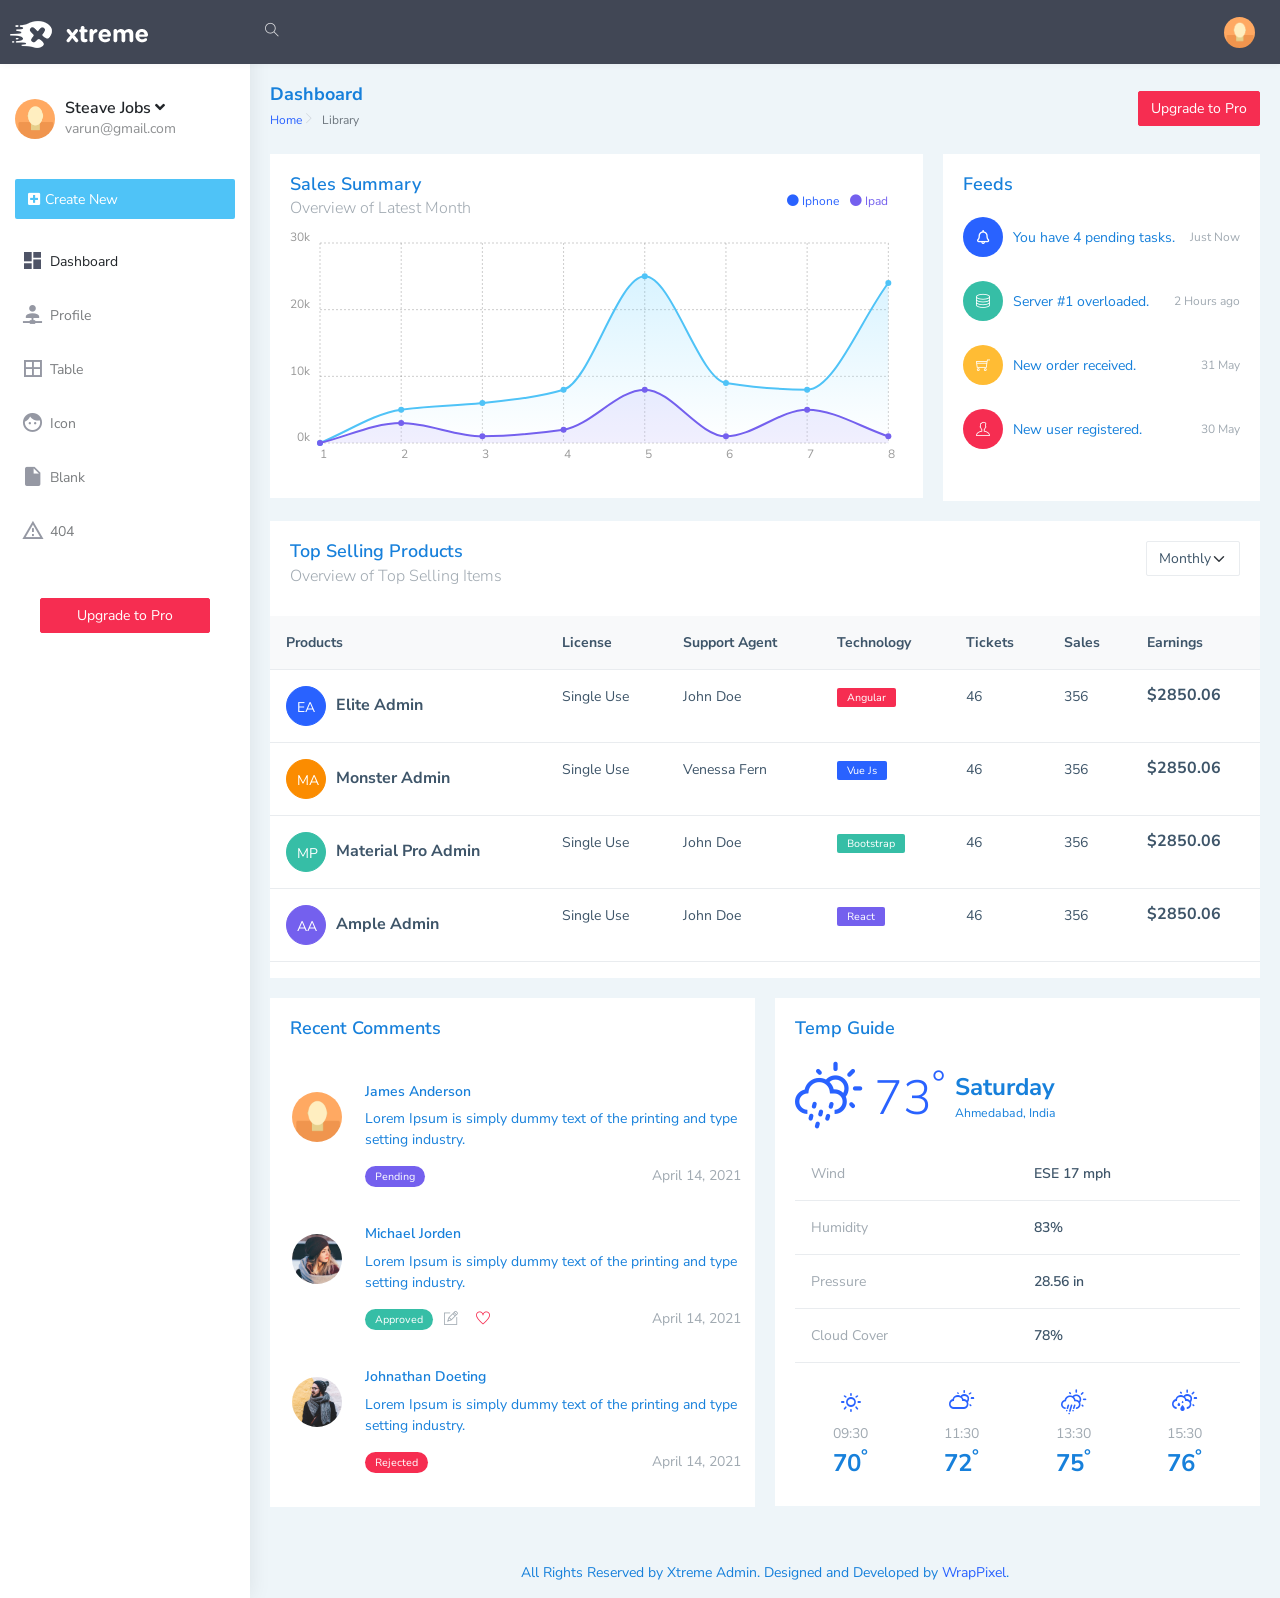
<file: Project1/xtreme-admin-lite-master/xtreme-html/ltr/index.html>
<!DOCTYPE html>
<html dir="ltr" lang="en">

<head>
    <meta charset="utf-8">
    <meta http-equiv="X-UA-Compatible" content="IE=edge">
    <!-- Tell the browser to be responsive to screen width -->
    <meta name="viewport" content="width=device-width, initial-scale=1">
    <meta name="keywords"
        content="wrappixel, admin dashboard, html css dashboard, web dashboard, bootstrap 5 admin, bootstrap 5, css3 dashboard, bootstrap 5 dashboard, Xtreme lite admin bootstrap 5 dashboard, frontend, responsive bootstrap 5 admin template, Xtreme admin lite design, Xtreme admin lite dashboard bootstrap 5 dashboard template">
    <meta name="description"
        content="Xtreme Admin Lite is powerful and clean admin dashboard template, inpired from Bootstrap Framework">
    <meta name="robots" content="noindex,nofollow">
    <title>Xtreme Admin Lite Template by WrapPixel</title>
    <link rel="canonical" href="https://www.wrappixel.com/templates/xtreme-admin-lite/" />
    <!-- Favicon icon -->
    <link rel="icon" type="image/png" sizes="16x16" href="../../assets/images/favicon.png">
    <!-- Custom CSS -->
    <link href="../../assets/libs/chartist/dist/chartist.min.css" rel="stylesheet">
    <!-- Custom CSS -->
    <link href="../../dist/css/style.min.css" rel="stylesheet">
    <!-- HTML5 Shim and Respond.js IE8 support of HTML5 elements and media queries -->
    <!-- WARNING: Respond.js doesn't work if you view the page via file:// -->
    <!--[if lt IE 9]>
    <script src="https://oss.maxcdn.com/libs/html5shiv/3.7.0/html5shiv.js"></script>
    <script src="https://oss.maxcdn.com/libs/respond.js/1.4.2/respond.min.js"></script>
<![endif]-->
</head>

<body>
    <!-- ============================================================== -->
    <!-- Preloader - style you can find in spinners.css -->
    <!-- ============================================================== -->
    <div class="preloader">
        <div class="lds-ripple">
            <div class="lds-pos"></div>
            <div class="lds-pos"></div>
        </div>
    </div>
    <!-- ============================================================== -->
    <!-- Main wrapper - style you can find in pages.scss -->
    <!-- ============================================================== -->
    <div id="main-wrapper" data-layout="vertical" data-navbarbg="skin5" data-sidebartype="full"
        data-sidebar-position="absolute" data-header-position="absolute" data-boxed-layout="full">
        <!-- ============================================================== -->
        <!-- Topbar header - style you can find in pages.scss -->
        <!-- ============================================================== -->
        <header class="topbar" data-navbarbg="skin5">
            <nav class="navbar top-navbar navbar-expand-md navbar-dark">
                <div class="navbar-header" data-logobg="skin5">
                    <!-- ============================================================== -->
                    <!-- Logo -->
                    <!-- ============================================================== -->
                    <a class="navbar-brand" href="index.html">
                        <!-- Logo icon -->
                        <b class="logo-icon">
                            <!--You can put here icon as well // <i class="wi wi-sunset"></i> //-->
                            <!-- Dark Logo icon -->
                            <img src="../../assets/images/logo-icon.png" alt="homepage" class="dark-logo" />
                            <!-- Light Logo icon -->
                            <img src="../../assets/images/logo-light-icon.png" alt="homepage" class="light-logo" />
                        </b>
                        <!--End Logo icon -->
                        <!-- Logo text -->
                        <span class="logo-text">
                            <!-- dark Logo text -->
                            <img src="../../assets/images/logo-text.png" alt="homepage" class="dark-logo" />
                            <!-- Light Logo text -->
                            <img src="../../assets/images/logo-light-text.png" class="light-logo" alt="homepage" />
                        </span>
                    </a>
                    <!-- ============================================================== -->
                    <!-- End Logo -->
                    <!-- ============================================================== -->
                    <!-- This is for the sidebar toggle which is visible on mobile only -->
                    <a class="nav-toggler waves-effect waves-light d-block d-md-none" href="javascript:void(0)"><i
                            class="ti-menu ti-close"></i></a>
                </div>
                <!-- ============================================================== -->
                <!-- End Logo -->
                <!-- ============================================================== -->
                <div class="navbar-collapse collapse" id="navbarSupportedContent" data-navbarbg="skin5">
                    <!-- ============================================================== -->
                    <!-- toggle and nav items -->
                    <!-- ============================================================== -->
                    <ul class="navbar-nav float-start me-auto">
                        <!-- ============================================================== -->
                        <!-- Search -->
                        <!-- ============================================================== -->
                        <li class="nav-item search-box"> <a class="nav-link waves-effect waves-dark"
                                href="javascript:void(0)"><i class="ti-search"></i></a>
                            <form class="app-search position-absolute">
                                <input type="text" class="form-control" placeholder="Search &amp; enter"> <a
                                    class="srh-btn"><i class="ti-close"></i></a>
                            </form>
                        </li>
                    </ul>
                    <!-- ============================================================== -->
                    <!-- Right side toggle and nav items -->
                    <!-- ============================================================== -->
                    <ul class="navbar-nav float-end">
                        <!-- ============================================================== -->
                        <!-- User profile and search -->
                        <!-- ============================================================== -->
                        <li class="nav-item dropdown">
                            <a class="nav-link dropdown-toggle text-muted waves-effect waves-dark pro-pic" href="#" id="navbarDropdown" role="button" data-bs-toggle="dropdown" aria-expanded="false">
                                <img src="../../assets/images/users/1.jpg" alt="user" class="rounded-circle" width="31">
                            </a>
                            <ul class="dropdown-menu dropdown-menu-end user-dd animated" aria-labelledby="navbarDropdown">
                                <a class="dropdown-item" href="javascript:void(0)"><i class="ti-user m-r-5 m-l-5"></i>
                                    My Profile</a>
                                <a class="dropdown-item" href="javascript:void(0)"><i class="ti-wallet m-r-5 m-l-5"></i>
                                    My Balance</a>
                                <a class="dropdown-item" href="javascript:void(0)"><i class="ti-email m-r-5 m-l-5"></i>
                                    Inbox</a>
                            </ul>
                        </li>
                        <!-- ============================================================== -->
                        <!-- User profile and search -->
                        <!-- ============================================================== -->
                    </ul>
                </div>
            </nav>
        </header>
        <!-- ============================================================== -->
        <!-- End Topbar header -->
        <!-- ============================================================== -->
        <!-- ============================================================== -->
        <!-- Left Sidebar - style you can find in sidebar.scss  -->
        <!-- ============================================================== -->
        <aside class="left-sidebar" data-sidebarbg="skin6">
            <!-- Sidebar scroll-->
            <div class="scroll-sidebar">
                <!-- Sidebar navigation-->
                <nav class="sidebar-nav">
                    <ul id="sidebarnav">
                        <!-- User Profile-->
                        <li>
                            <!-- User Profile-->
                            <div class="user-profile d-flex no-block dropdown m-t-20">
                                <div class="user-pic"><img src="../../assets/images/users/1.jpg" alt="users"
                                        class="rounded-circle" width="40" /></div>
                                <div class="user-content hide-menu m-l-10">
                                    <a href="#" class="" id="Userdd" role="button"
                                        data-bs-toggle="dropdown" aria-haspopup="true" aria-expanded="false">
                                        <h5 class="m-b-0 user-name font-medium">Steave Jobs <i
                                                class="fa fa-angle-down"></i></h5>
                                        <span class="op-5 user-email">varun@gmail.com</span>
                                    </a>
                                    <div class="dropdown-menu dropdown-menu-end" aria-labelledby="Userdd">
                                        <a class="dropdown-item" href="javascript:void(0)"><i
                                                class="ti-user m-r-5 m-l-5"></i> My Profile</a>
                                        <a class="dropdown-item" href="javascript:void(0)"><i
                                                class="ti-wallet m-r-5 m-l-5"></i> My Balance</a>
                                        <a class="dropdown-item" href="javascript:void(0)"><i
                                                class="ti-email m-r-5 m-l-5"></i> Inbox</a>
                                        <div class="dropdown-divider"></div>
                                        <a class="dropdown-item" href="javascript:void(0)"><i
                                                class="ti-settings m-r-5 m-l-5"></i> Account Setting</a>
                                        <div class="dropdown-divider"></div>
                                        <a class="dropdown-item" href="javascript:void(0)"><i
                                                class="fa fa-power-off m-r-5 m-l-5"></i> Logout</a>
                                    </div>
                                </div>
                            </div>
                            <!-- End User Profile-->
                        </li>
                        <li class="p-15 m-t-10"><a href="javascript:void(0)"
                                class="btn d-block w-100 create-btn text-white no-block d-flex align-items-center"><i
                                    class="fa fa-plus-square"></i> <span class="hide-menu m-l-5">Create New</span> </a>
                        </li>
                        <!-- User Profile-->
                        <li class="sidebar-item"> <a class="sidebar-link waves-effect waves-dark sidebar-link"
                                href="index.html" aria-expanded="false"><i class="mdi mdi-view-dashboard"></i><span
                                    class="hide-menu">Dashboard</span></a></li>
                        <li class="sidebar-item"> <a class="sidebar-link waves-effect waves-dark sidebar-link"
                                href="pages-profile.html" aria-expanded="false"><i
                                    class="mdi mdi-account-network"></i><span class="hide-menu">Profile</span></a></li>
                        <li class="sidebar-item"> <a class="sidebar-link waves-effect waves-dark sidebar-link"
                                href="table-basic.html" aria-expanded="false"><i class="mdi mdi-border-all"></i><span
                                    class="hide-menu">Table</span></a></li>
                        <li class="sidebar-item"> <a class="sidebar-link waves-effect waves-dark sidebar-link"
                                href="icon-material.html" aria-expanded="false"><i class="mdi mdi-face"></i><span
                                    class="hide-menu">Icon</span></a></li>
                        <li class="sidebar-item"> <a class="sidebar-link waves-effect waves-dark sidebar-link"
                                href="starter-kit.html" aria-expanded="false"><i class="mdi mdi-file"></i><span
                                    class="hide-menu">Blank</span></a></li>
                        <li class="sidebar-item"> <a class="sidebar-link waves-effect waves-dark sidebar-link"
                                href="error-404.html" aria-expanded="false"><i class="mdi mdi-alert-outline"></i><span
                                    class="hide-menu">404</span></a></li>
                        <li class="text-center p-40 upgrade-btn">
                            <a href="https://www.wrappixel.com/templates/xtremeadmin/"
                                class="btn d-block w-100 btn-danger text-white" target="_blank">Upgrade to Pro</a>
                        </li>
                    </ul>

                </nav>
                <!-- End Sidebar navigation -->
            </div>
            <!-- End Sidebar scroll-->
        </aside>
        <!-- ============================================================== -->
        <!-- End Left Sidebar - style you can find in sidebar.scss  -->
        <!-- ============================================================== -->
        <!-- ============================================================== -->
        <!-- Page wrapper  -->
        <!-- ============================================================== -->
        <div class="page-wrapper">
            <!-- ============================================================== -->
            <!-- Bread crumb and right sidebar toggle -->
            <!-- ============================================================== -->
            <div class="page-breadcrumb">
                <div class="row align-items-center">
                    <div class="col-5">
                        <h4 class="page-title">Dashboard</h4>
                        <div class="d-flex align-items-center">
                            <nav aria-label="breadcrumb">
                                <ol class="breadcrumb">
                                    <li class="breadcrumb-item"><a href="#">Home</a></li>
                                    <li class="breadcrumb-item active" aria-current="page">Library</li>
                                </ol>
                            </nav>
                        </div>
                    </div>
                    <div class="col-7">
                        <div class="text-end upgrade-btn">
                            <a href="https://www.wrappixel.com/templates/xtremeadmin/" class="btn btn-danger text-white"
                                target="_blank">Upgrade to Pro</a>
                        </div>
                    </div>
                </div>
            </div>
            <!-- ============================================================== -->
            <!-- End Bread crumb and right sidebar toggle -->
            <!-- ============================================================== -->
            <!-- ============================================================== -->
            <!-- Container fluid  -->
            <!-- ============================================================== -->
            <div class="container-fluid">
                <!-- ============================================================== -->
                <!-- Sales chart -->
                <!-- ============================================================== -->
                <div class="row">
                    <div class="col-md-8">
                        <div class="card">
                            <div class="card-body">
                                <div class="d-md-flex align-items-center">
                                    <div>
                                        <h4 class="card-title">Sales Summary</h4>
                                        <h5 class="card-subtitle">Overview of Latest Month</h5>
                                    </div>
                                    <div class="ms-auto d-flex no-block align-items-center">
                                        <ul class="list-inline font-12 dl m-r-15 m-b-0">
                                            <li class="list-inline-item text-info"><i class="fa fa-circle"></i> Iphone
                                            </li>
                                            <li class="list-inline-item text-primary"><i class="fa fa-circle"></i> Ipad
                                            </li>
                                        </ul>
                                    </div>
                                </div>
                                <div class="row">
                                    <!-- column -->
                                    <div class="col-lg-12">
                                        <div class="campaign ct-charts"></div>
                                    </div>
                                    <!-- column -->
                                </div>
                            </div>
                        </div>
                    </div>
                    <div class="col-md-4">
                        <div class="card">
                            <div class="card-body">
                                <h4 class="card-title">Feeds</h4>
                                <div class="feed-widget">
                                    <ul class="list-style-none feed-body m-0 p-b-20">
                                        <li class="feed-item">
                                            <div class="feed-icon bg-info"><i class="far fa-bell"></i></div> You have 4
                                            pending tasks. <span class="ms-auto font-12 text-muted">Just Now</span>
                                        </li>
                                        <li class="feed-item">
                                            <div class="feed-icon bg-success"><i class="ti-server"></i></div> Server #1
                                            overloaded.<span class="ms-auto font-12 text-muted">2 Hours ago</span>
                                        </li>
                                        <li class="feed-item">
                                            <div class="feed-icon bg-warning"><i class="ti-shopping-cart"></i></div> New
                                            order received.<span class="ms-auto font-12 text-muted">31 May</span>
                                        </li>
                                        <li class="feed-item">
                                            <div class="feed-icon bg-danger"><i class="ti-user"></i></div> New user
                                            registered.<span class="ms-auto font-12 text-muted">30 May</span>
                                        </li>
                                    </ul>
                                </div>
                            </div>
                        </div>
                    </div>
                </div>
                <!-- ============================================================== -->
                <!-- Sales chart -->
                <!-- ============================================================== -->
                <!-- ============================================================== -->
                <!-- Table -->
                <!-- ============================================================== -->
                <div class="row">
                    <!-- column -->
                    <div class="col-12">
                        <div class="card">
                            <div class="card-body">
                                <!-- title -->
                                <div class="d-md-flex">
                                    <div>
                                        <h4 class="card-title">Top Selling Products</h4>
                                        <h5 class="card-subtitle">Overview of Top Selling Items</h5>
                                    </div>
                                    <div class="ms-auto">
                                        <div class="dl">
                                            <select class="form-select shadow-none">
                                                <option value="0" selected>Monthly</option>
                                                <option value="1">Daily</option>
                                                <option value="2">Weekly</option>
                                                <option value="3">Yearly</option>
                                            </select>
                                        </div>
                                    </div>
                                </div>
                                <!-- title -->
                            </div>
                            <div class="table-responsive">
                                <table class="table v-middle">
                                    <thead>
                                        <tr class="bg-light">
                                            <th class="border-top-0">Products</th>
                                            <th class="border-top-0">License</th>
                                            <th class="border-top-0">Support Agent</th>
                                            <th class="border-top-0">Technology</th>
                                            <th class="border-top-0">Tickets</th>
                                            <th class="border-top-0">Sales</th>
                                            <th class="border-top-0">Earnings</th>
                                        </tr>
                                    </thead>
                                    <tbody>
                                        <tr>
                                            <td>
                                                <div class="d-flex align-items-center">
                                                    <div class="m-r-10"><a
                                                            class="btn btn-circle d-flex btn-info text-white">EA</a>
                                                    </div>
                                                    <div class="">
                                                        <h4 class="m-b-0 font-16">Elite Admin</h4>
                                                    </div>
                                                </div>
                                            </td>
                                            <td>Single Use</td>
                                            <td>John Doe</td>
                                            <td>
                                                <label class="label label-danger">Angular</label>
                                            </td>
                                            <td>46</td>
                                            <td>356</td>
                                            <td>
                                                <h5 class="m-b-0">$2850.06</h5>
                                            </td>
                                        </tr>
                                        <tr>
                                            <td>
                                                <div class="d-flex align-items-center">
                                                    <div class="m-r-10"><a
                                                            class="btn btn-circle d-flex btn-orange text-white">MA</a>
                                                    </div>
                                                    <div class="">
                                                        <h4 class="m-b-0 font-16">Monster Admin</h4>
                                                    </div>
                                                </div>
                                            </td>
                                            <td>Single Use</td>
                                            <td>Venessa Fern</td>
                                            <td>
                                                <label class="label label-info">Vue Js</label>
                                            </td>
                                            <td>46</td>
                                            <td>356</td>
                                            <td>
                                                <h5 class="m-b-0">$2850.06</h5>
                                            </td>
                                        </tr>
                                        <tr>
                                            <td>
                                                <div class="d-flex align-items-center">
                                                    <div class="m-r-10"><a
                                                            class="btn btn-circle d-flex btn-success text-white">MP</a>
                                                    </div>
                                                    <div class="">
                                                        <h4 class="m-b-0 font-16">Material Pro Admin</h4>
                                                    </div>
                                                </div>
                                            </td>
                                            <td>Single Use</td>
                                            <td>John Doe</td>
                                            <td>
                                                <label class="label label-success">Bootstrap</label>
                                            </td>
                                            <td>46</td>
                                            <td>356</td>
                                            <td>
                                                <h5 class="m-b-0">$2850.06</h5>
                                            </td>
                                        </tr>
                                        <tr>
                                            <td>
                                                <div class="d-flex align-items-center">
                                                    <div class="m-r-10"><a
                                                            class="btn btn-circle d-flex btn-purple text-white">AA</a>
                                                    </div>
                                                    <div class="">
                                                        <h4 class="m-b-0 font-16">Ample Admin</h4>
                                                    </div>
                                                </div>
                                            </td>
                                            <td>Single Use</td>
                                            <td>John Doe</td>
                                            <td>
                                                <label class="label label-purple">React</label>
                                            </td>
                                            <td>46</td>
                                            <td>356</td>
                                            <td>
                                                <h5 class="m-b-0">$2850.06</h5>
                                            </td>
                                        </tr>
                                    </tbody>
                                </table>
                            </div>
                        </div>
                    </div>
                </div>
                <!-- ============================================================== -->
                <!-- Table -->
                <!-- ============================================================== -->
                <!-- ============================================================== -->
                <!-- Recent comment and chats -->
                <!-- ============================================================== -->
                <div class="row">
                    <!-- column -->
                    <div class="col-lg-6">
                        <div class="card">
                            <div class="card-body">
                                <h4 class="card-title">Recent Comments</h4>
                            </div>
                            <div class="comment-widgets scrollable">
                                <!-- Comment Row -->
                                <div class="d-flex flex-row comment-row m-t-0">
                                    <div class="p-2"><img src="../../assets/images/users/1.jpg" alt="user" width="50"
                                            class="rounded-circle"></div>
                                    <div class="comment-text w-100">
                                        <h6 class="font-medium">James Anderson</h6>
                                        <span class="m-b-15 d-block">Lorem Ipsum is simply dummy text of the printing
                                            and type setting industry. </span>
                                        <div class="comment-footer">
                                            <span class="text-muted float-end">April 14, 2021</span> <span
                                                class="label label-rounded label-primary">Pending</span> <span
                                                class="action-icons">
                                                <a href="javascript:void(0)"><i class="ti-pencil-alt"></i></a>
                                                <a href="javascript:void(0)"><i class="ti-check"></i></a>
                                                <a href="javascript:void(0)"><i class="ti-heart"></i></a>
                                            </span>
                                        </div>
                                    </div>
                                </div>
                                <!-- Comment Row -->
                                <div class="d-flex flex-row comment-row">
                                    <div class="p-2"><img src="../../assets/images/users/4.jpg" alt="user" width="50"
                                            class="rounded-circle"></div>
                                    <div class="comment-text active w-100">
                                        <h6 class="font-medium">Michael Jorden</h6>
                                        <span class="m-b-15 d-block">Lorem Ipsum is simply dummy text of the printing
                                            and type setting industry. </span>
                                        <div class="comment-footer ">
                                            <span class="text-muted float-end">April 14, 2021</span>
                                            <span class="label label-success label-rounded">Approved</span>
                                            <span class="action-icons active">
                                                <a href="javascript:void(0)"><i class="ti-pencil-alt"></i></a>
                                                <a href="javascript:void(0)"><i class="icon-close"></i></a>
                                                <a href="javascript:void(0)"><i class="ti-heart text-danger"></i></a>
                                            </span>
                                        </div>
                                    </div>
                                </div>
                                <!-- Comment Row -->
                                <div class="d-flex flex-row comment-row">
                                    <div class="p-2"><img src="../../assets/images/users/5.jpg" alt="user" width="50"
                                            class="rounded-circle"></div>
                                    <div class="comment-text w-100">
                                        <h6 class="font-medium">Johnathan Doeting</h6>
                                        <span class="m-b-15 d-block">Lorem Ipsum is simply dummy text of the printing
                                            and type setting industry. </span>
                                        <div class="comment-footer">
                                            <span class="text-muted float-end">April 14, 2021</span>
                                            <span class="label label-rounded label-danger">Rejected</span>
                                            <span class="action-icons">
                                                <a href="javascript:void(0)"><i class="ti-pencil-alt"></i></a>
                                                <a href="javascript:void(0)"><i class="ti-check"></i></a>
                                                <a href="javascript:void(0)"><i class="ti-heart"></i></a>
                                            </span>
                                        </div>
                                    </div>
                                </div>
                            </div>
                        </div>
                    </div>
                    <!-- column -->
                    <div class="col-lg-6">
                        <div class="card">
                            <div class="card-body">
                                <h4 class="card-title">Temp Guide</h4>
                                <div class="d-flex align-items-center flex-row m-t-30">
                                    <div class="display-5 text-info"><i class="wi wi-day-showers"></i>
                                        <span>73<sup>°</sup></span></div>
                                    <div class="m-l-10">
                                        <h3 class="m-b-0">Saturday</h3><small>Ahmedabad, India</small>
                                    </div>
                                </div>
                                <table class="table no-border mini-table m-t-20">
                                    <tbody>
                                        <tr>
                                            <td class="text-muted">Wind</td>
                                            <td class="font-medium">ESE 17 mph</td>
                                        </tr>
                                        <tr>
                                            <td class="text-muted">Humidity</td>
                                            <td class="font-medium">83%</td>
                                        </tr>
                                        <tr>
                                            <td class="text-muted">Pressure</td>
                                            <td class="font-medium">28.56 in</td>
                                        </tr>
                                        <tr>
                                            <td class="text-muted">Cloud Cover</td>
                                            <td class="font-medium">78%</td>
                                        </tr>
                                    </tbody>
                                </table>
                                <ul class="row list-style-none text-center m-t-30">
                                    <li class="col-3">
                                        <h4 class="text-info"><i class="wi wi-day-sunny"></i></h4>
                                        <span class="d-block text-muted">09:30</span>
                                        <h3 class="m-t-5">70<sup>°</sup></h3>
                                    </li>
                                    <li class="col-3">
                                        <h4 class="text-info"><i class="wi wi-day-cloudy"></i></h4>
                                        <span class="d-block text-muted">11:30</span>
                                        <h3 class="m-t-5">72<sup>°</sup></h3>
                                    </li>
                                    <li class="col-3">
                                        <h4 class="text-info"><i class="wi wi-day-hail"></i></h4>
                                        <span class="d-block text-muted">13:30</span>
                                        <h3 class="m-t-5">75<sup>°</sup></h3>
                                    </li>
                                    <li class="col-3">
                                        <h4 class="text-info"><i class="wi wi-day-sprinkle"></i></h4>
                                        <span class="d-block text-muted">15:30</span>
                                        <h3 class="m-t-5">76<sup>°</sup></h3>
                                    </li>
                                </ul>
                            </div>
                        </div>
                    </div>
                </div>
                <!-- ============================================================== -->
                <!-- Recent comment and chats -->
                <!-- ============================================================== -->
            </div>
            <!-- ============================================================== -->
            <!-- End Container fluid  -->
            <!-- ============================================================== -->
            <!-- ============================================================== -->
            <!-- footer -->
            <!-- ============================================================== -->
            <footer class="footer text-center">
                All Rights Reserved by Xtreme Admin. Designed and Developed by <a
                    href="https://www.wrappixel.com">WrapPixel</a>.
            </footer>
            <!-- ============================================================== -->
            <!-- End footer -->
            <!-- ============================================================== -->
        </div>
        <!-- ============================================================== -->
        <!-- End Page wrapper  -->
        <!-- ============================================================== -->
    </div>
    <!-- ============================================================== -->
    <!-- End Wrapper -->
    <!-- ============================================================== -->
    <!-- ============================================================== -->
    <!-- All Jquery -->
    <!-- ============================================================== -->
    <script src="../../assets/libs/jquery/dist/jquery.min.js"></script>
    <!-- Bootstrap tether Core JavaScript -->
    <script src="../../assets/libs/bootstrap/dist/js/bootstrap.bundle.min.js"></script>
    <script src="../../dist/js/app-style-switcher.js"></script>
    <!--Wave Effects -->
    <script src="../../dist/js/waves.js"></script>
    <!--Menu sidebar -->
    <script src="../../dist/js/sidebarmenu.js"></script>
    <!--Custom JavaScript -->
    <script src="../../dist/js/custom.js"></script>
    <!--This page JavaScript -->
    <!--chartis chart-->
    <script src="../../assets/libs/chartist/dist/chartist.min.js"></script>
    <script src="../../assets/libs/chartist-plugin-tooltips/dist/chartist-plugin-tooltip.min.js"></script>
    <script src="../../dist/js/pages/dashboards/dashboard1.js"></script>
</body>

</html>
</file>
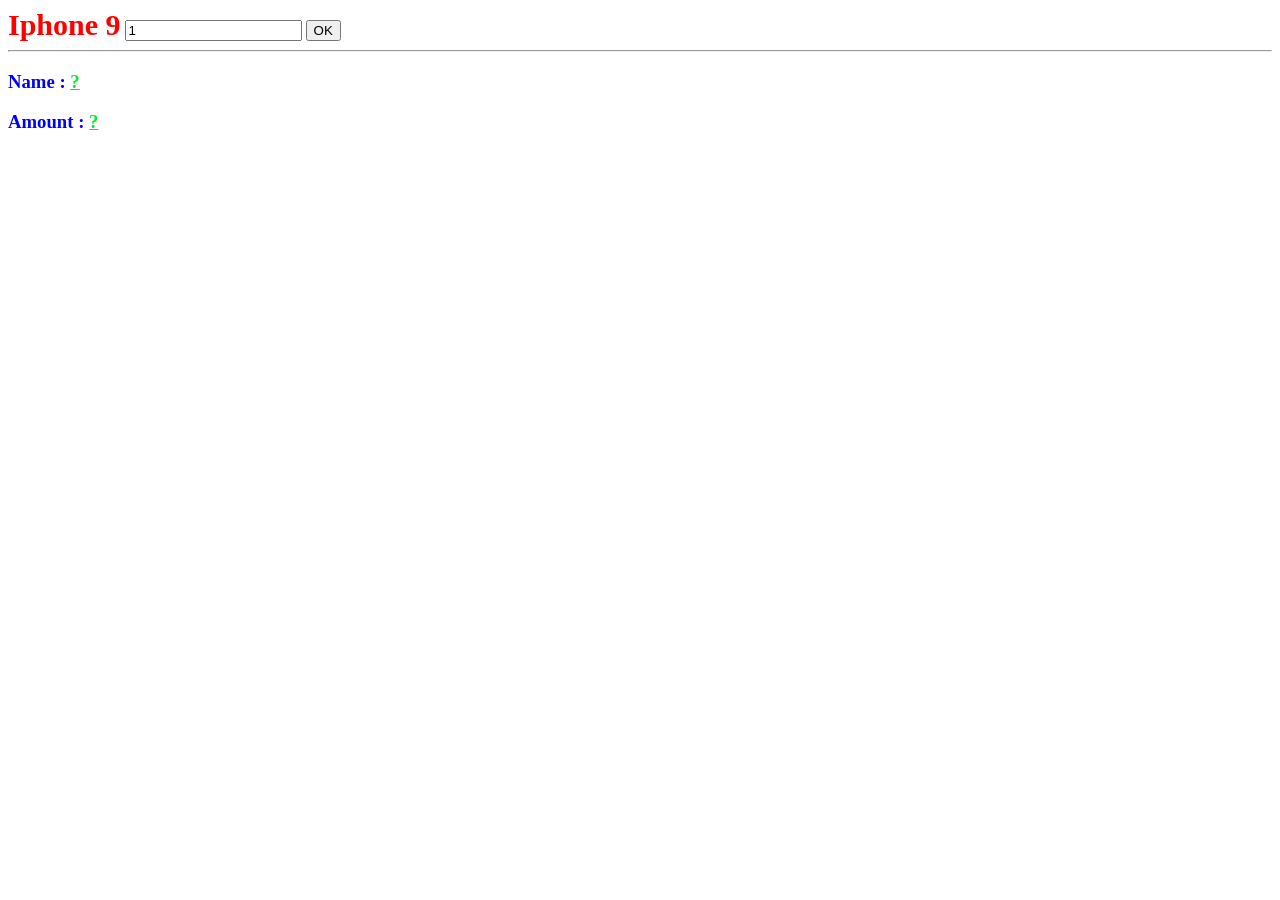
<file: WEB/HTML/lab5/Lab5/bai1/index.html>
<!DOCTYPE html>
<html lang="en">
<head>
    <meta charset="UTF-8">
    <meta http-equiv="X-UA-Compatible" content="IE=edge">
    <meta name="viewport" content="width=device-width, initial-scale=1.0">
    <title>Document</title>
    <style>
        body{
            background: rgb(255, 255, 255);
        }
        label{
            font-weight: bold;
            font-size: 30px;
            color: red;
        }
        h3{
            color: blue;
        }
        span{
            color: rgb(0, 236, 43);
            text-decoration: underline;
        }
    </style>
</head>
<body>
    <label id="pro" data-price="1950">Iphone 9</label>
    <input id="qty" value="1" type="number">
    <button onclick="display()">OK</button>
    <hr>
    <h3>Name : <span id="name">?</span></h3>
    <h3>Amount : <span id="amount">?</span></h3>

    <script>
        function display(){
            var pro = document.getElementById('pro');
            var name = pro.innerText;
            var price = pro.getAttribute('data-price');
            var quantity = document.getElementById('qty').value;
            var amount = price * quantity;
            document.getElementById('name').innerText = name;
            document.getElementById('amount').innerText = amount+"$"; 
        }
    </script>
</body>
</html>
</file>
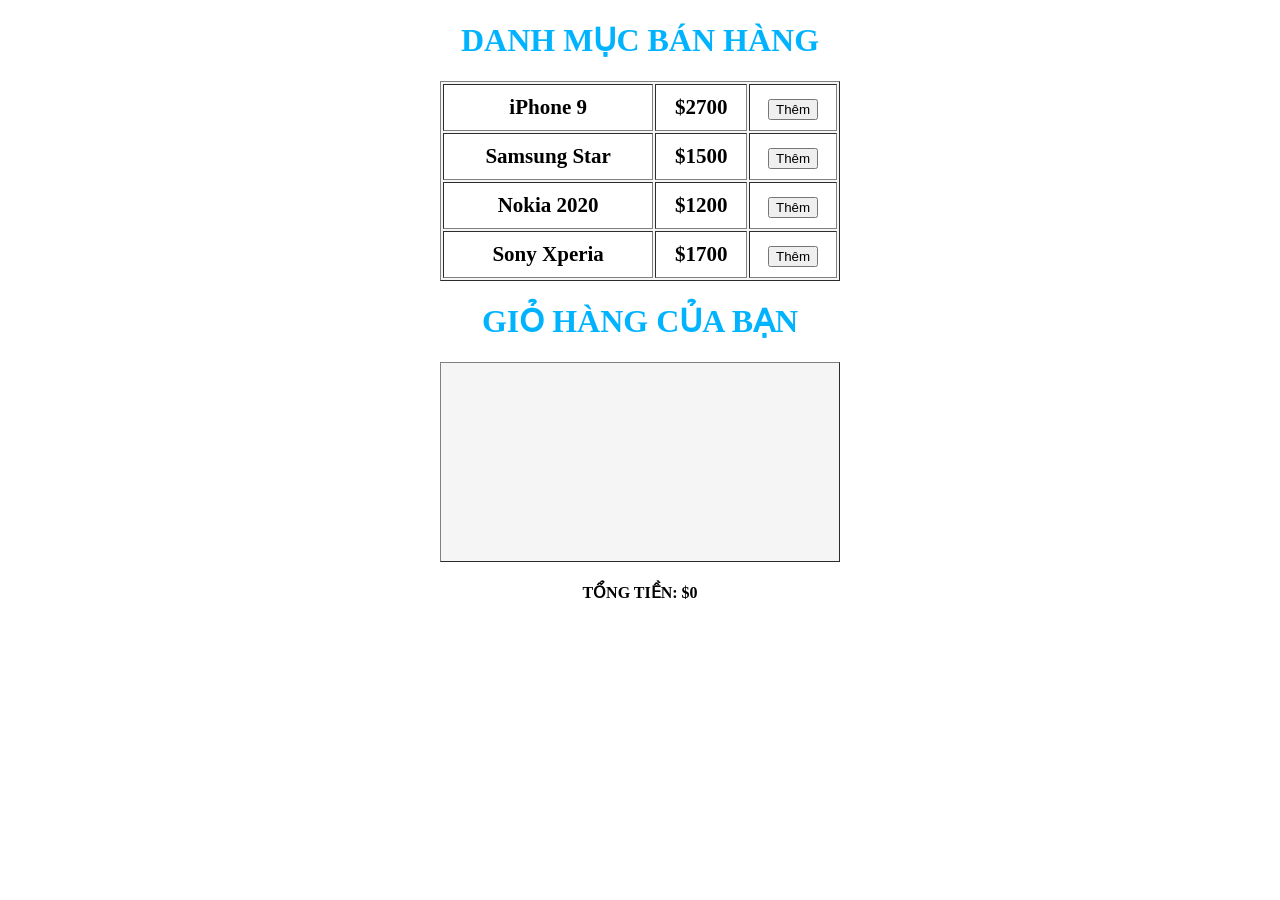
<file: WEB/HTML/lab5/Lab5/bai2/index.html>
<!DOCTYPE html>
<html lang="en">
<head>
    <meta charset="UTF-8">
    <meta http-equiv="X-UA-Compatible" content="IE=edge">
    <meta name="viewport" content="width=device-width, initial-scale=1.0">
    <title>Document</title>
    <style>
        table{
            height: 200px;
            width: 400px;
            text-align: center;
            background: whitesmoke;
            font-weight: bold;
        }
        h1{
            color: rgb(0, 179, 255);
        }
        td{
            background: white;
        }
        table{
            font-size: 21px;
        }
</style>  
<head>
    <script>
        function them(button){ 
            var row = button.parentElement.parentElement.cloneNode(true);
            var btnXoa = row.getElementsByTagName("button")[0];
            btnXoa.innerText = "Xóa";
            btnXoa.setAttribute('onclick','xoa(this)');
            document.getElementById("cash").appendChild(row);
            tinhtong();
        } 

        function xoa(button){
            var row = button.parentElement.parentElement;
            document.getElementById("cash").removeChild(row);
            tinhtong();
        }

        function tinhtong(){
            var cash = document.getElementById("cash");
            var rows = cash.getElementsByTagName("tr");
            var tong = 0;
            for(let i = 0; i< rows.length; i++){
                var cells = rows[i].getElementsByTagName("td");
                var price = cells[1].innerText.substring(1);
                tong+= Number(price);
            }
            document.getElementById("amount").innerText = tong;
        }
    </script>
</head>
<body align="center">
    <h1 >DANH MỤC BÁN HÀNG</h1>
        <table border ="1" align="center">
            <tr>
                <td>iPhone 9</td>
                <td>$2700</td>
                <td><button onclick="them(this)">Thêm</button></td>
            </tr>
            <tr>
                <td>Samsung Star</td>
                <td>$1500</td>
                <td><button onclick="them(this)">Thêm</button></td>
            </tr>
            <tr>
                <td>Nokia 2020</td>
                <td>$1200</td>
                <td><button onclick="them(this)">Thêm</button></td>
            </tr>
            <tr>
                <td>Sony Xperia</td>
                <td>$1700</td>
                <td><button onclick="them(this)">Thêm</button></td>
            </tr>
        </table>
        <h1 >GIỎ HÀNG CỦA BẠN</h1>
        <table border ="1"  id="cash" align="center">

        </table>
        <h4 >TỔNG TIỀN: $<span id="amount">0</span></h4>
</body>
</html>
</file>
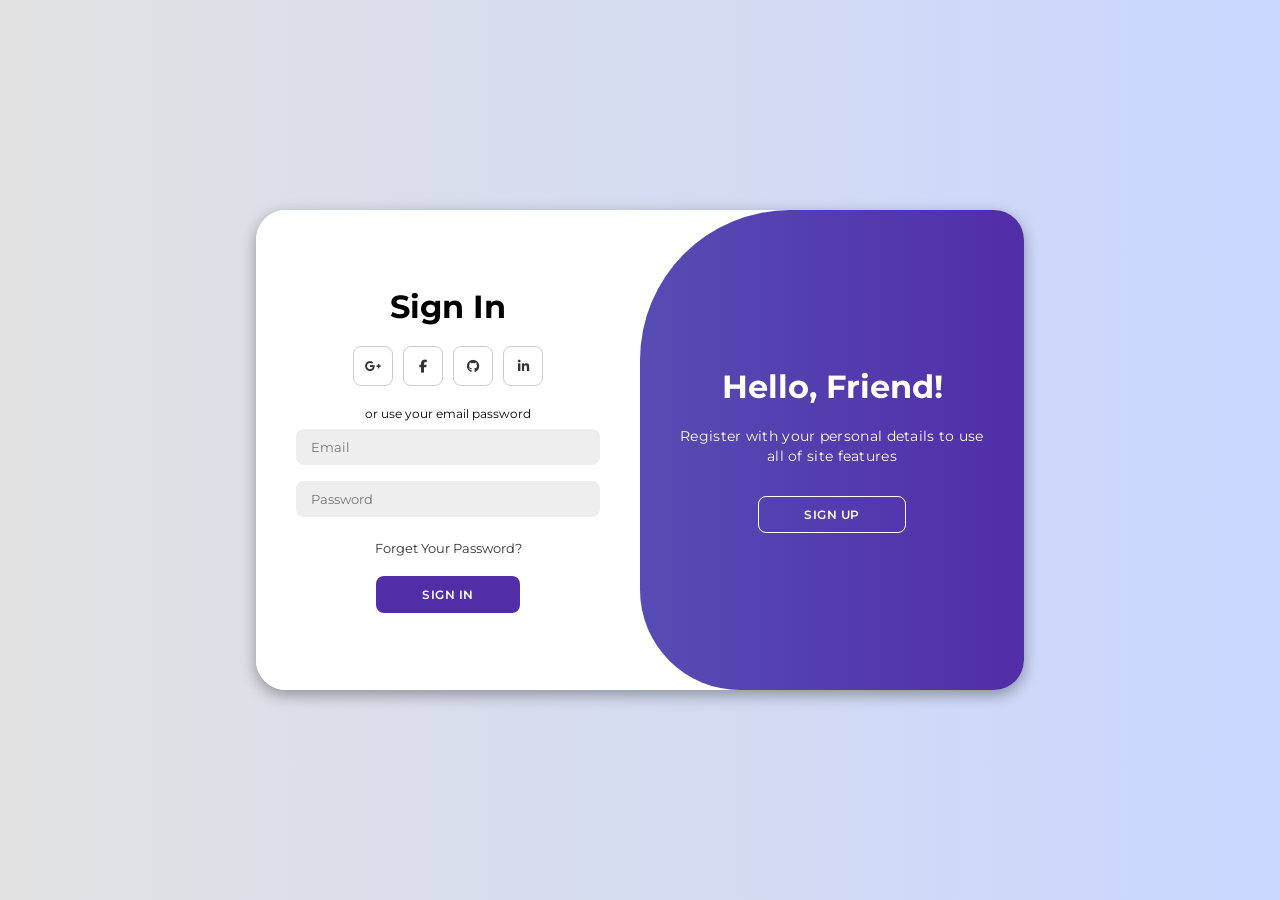
<file: Project1/sign-in.html>
<!DOCTYPE html>
<html lang="en">

<head>
    <meta charset="UTF-8">
    <meta name="viewport" content="width=device-width, initial-scale=1.0">
    <link rel="stylesheet" href="https://cdnjs.cloudflare.com/ajax/libs/font-awesome/6.4.2/css/all.min.css">
    <link rel="stylesheet" href="style.css">
    <title>sign-in sign-up</title>
</head>

<body>

    <div class="container" id="container">
        <div class="form-container sign-up">
            <form>
                <h1>Create Account</h1>
                <div class="social-icons">
                    <a href="#" class="icon"><i class="fa-brands fa-google-plus-g"></i></a>
                    <a href="#" class="icon"><i class="fa-brands fa-facebook-f"></i></a>
                    <a href="#" class="icon"><i class="fa-brands fa-github"></i></a>
                    <a href="#" class="icon"><i class="fa-brands fa-linkedin-in"></i></a>
                </div>
                <span>or use your email for registeration</span>
                <input type="text" placeholder="Name">
                <input type="email" placeholder="Email">
                <input type="password" placeholder="Password">
                <button>Sign Up</button>
            </form>
        </div>
        <div class="form-container sign-in">
            <form>
                <h1>Sign In</h1>
                <div class="social-icons">
                    <a href="#" class="icon"><i class="fa-brands fa-google-plus-g"></i></a>
                    <a href="#" class="icon"><i class="fa-brands fa-facebook-f"></i></a>
                    <a href="#" class="icon"><i class="fa-brands fa-github"></i></a>
                    <a href="#" class="icon"><i class="fa-brands fa-linkedin-in"></i></a>
                </div>
                <span>or use your email password</span>
                <input type="email" placeholder="Email">
                <input type="password" placeholder="Password">
                <a href="#">Forget Your Password?</a>
                <button>Sign In</button>
            </form>
        </div>
        <div class="toggle-container">
            <div class="toggle">
                <div class="toggle-panel toggle-left">
                    <h1>Welcome Back!</h1>
                    <p>Enter your personal details to use all of site features</p>
                    <button class="hidden" id="login">Sign In</button>
                </div>
                <div class="toggle-panel toggle-right">
                    <h1>Hello, Friend!</h1>
                    <p>Register with your personal details to use all of site features</p>
                    <button class="hidden" id="register">Sign Up</button>
                </div>
            </div>
        </div>
    </div>

    <script src="script_1.js"></script>
</body>

</html>
</file>
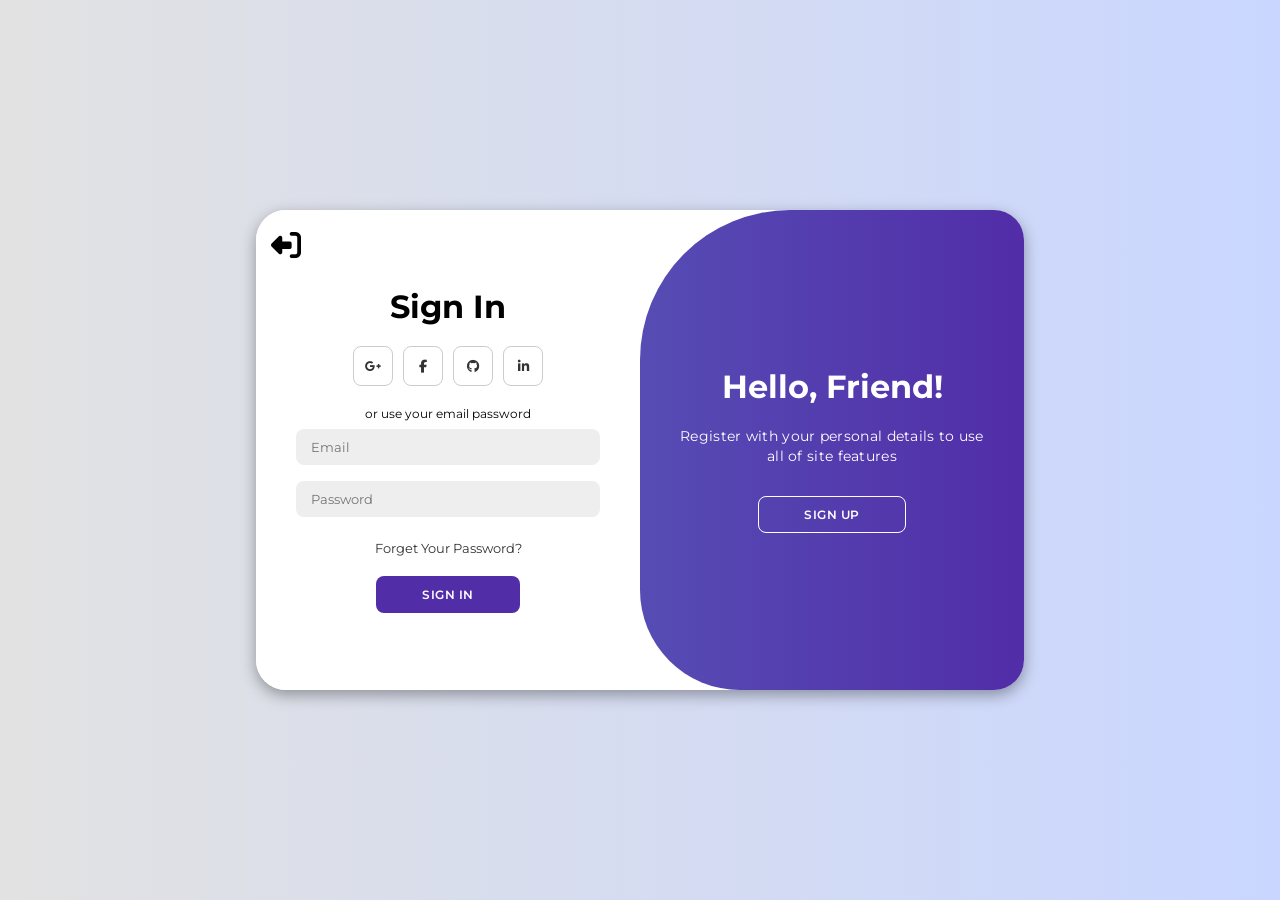
<file: Modern-Login-master/Modern-Login-master/sign-in.html>
<!DOCTYPE html>
<html lang="en">

<head>
    <meta charset="UTF-8">
    <meta name="viewport" content="width=device-width, initial-scale=1.0">
    <link rel="stylesheet" href="https://cdnjs.cloudflare.com/ajax/libs/font-awesome/6.4.2/css/all.min.css">
    <link rel="stylesheet" href="style.css">
    <title>sign-in sign-up</title>
</head>

<body>

    <div class="container" id="container">
        <div class="form-container sign-up">
            <div class="sign-out-sign-up">
                <i class="fa-solid fa-right-from-bracket" style="position: absolute; top: 20px; right: 15px; font-size: 30px;"></i>
            </div>
            <form>
                <h1>Create Account</h1>
                <div class="social-icons">
                    <a href="#" class="icon"><i class="fa-brands fa-google-plus-g"></i></a>
                    <a href="#" class="icon"><i class="fa-brands fa-facebook-f"></i></a>
                    <a href="#" class="icon"><i class="fa-brands fa-github"></i></a>
                    <a href="#" class="icon"><i class="fa-brands fa-linkedin-in"></i></a>
                </div>
                <span>or use your email for registeration</span>
                <input type="text" placeholder="Name">
                <input type="email" placeholder="Email">
                <input type="password" placeholder="Password">
                <button>Sign Up</button>
            </form>
        </div>
        <div class="form-container sign-in">
            <div class="sign-out-sign-in">
                <i class="fa-solid fa-right-from-bracket fa-rotate-180" style="position: absolute; top: 20px; left    : 15px; font-size: 30px;"></i>
            </div>
            <form>
                <h1>Sign In</h1>
                <div class="social-icons">
                    <a href="#" class="icon"><i class="fa-brands fa-google-plus-g"></i></a>
                    <a href="#" class="icon"><i class="fa-brands fa-facebook-f"></i></a>
                    <a href="#" class="icon"><i class="fa-brands fa-github"></i></a>
                    <a href="#" class="icon"><i class="fa-brands fa-linkedin-in"></i></a>
                </div>
                <span>or use your email password</span>
                <input type="email" placeholder="Email">
                <input type="password" placeholder="Password">
                <a href="#">Forget Your Password?</a>
                <button>Sign In</button>
            </form>
        </div>
        <div class="toggle-container">
            <div class="toggle">
                <div class="toggle-panel toggle-left">
                    <h1>Welcome Back!</h1>
                    <p>Enter your personal details to use all of site features</p>
                    <button class="hidden" id="login">Sign In</button>
                </div>
                <div class="toggle-panel toggle-right">
                    <h1>Hello, Friend!</h1>
                    <p>Register with your personal details to use all of site features</p>
                    <button class="hidden" id="register">Sign Up</button>
                </div>
            </div>
        </div>
    </div>

    <script src="script_1.js"></script>
</body>

</html>
</file>
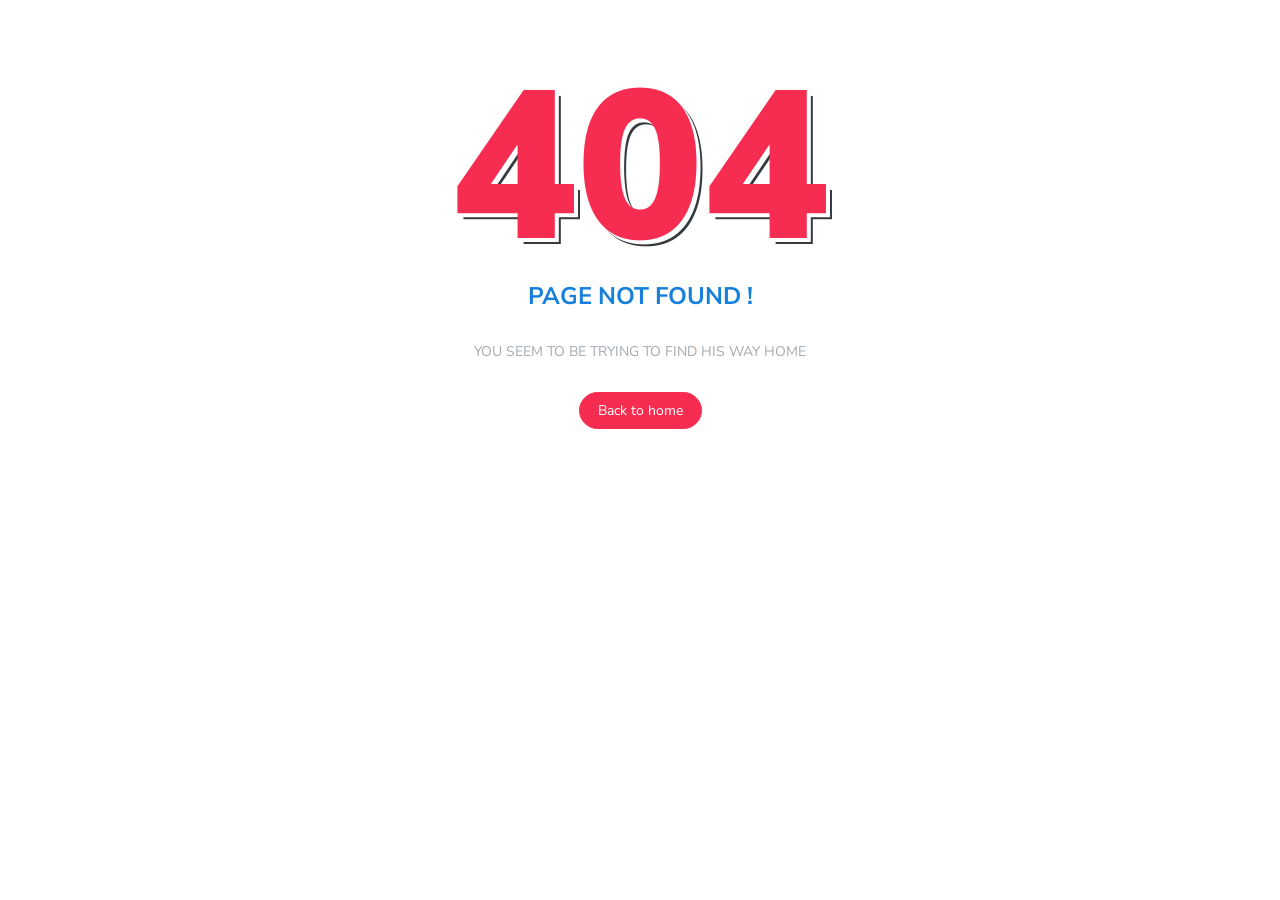
<file: Project1/xtreme-admin-lite-master/xtreme-html/ltr/error-404.html>
<!DOCTYPE html>
<html dir="ltr">

<head>
    <meta charset="utf-8">
    <meta http-equiv="X-UA-Compatible" content="IE=edge">
    <!-- Tell the browser to be responsive to screen width -->
    <meta name="viewport" content="width=device-width, initial-scale=1">
    <meta name="keywords"
        content="wrappixel, admin dashboard, html css dashboard, web dashboard, bootstrap 5 admin, bootstrap 5, css3 dashboard, bootstrap 5 dashboard, Xtreme lite admin bootstrap 5 dashboard, frontend, responsive bootstrap 5 admin template, Xtreme admin lite design, Xtreme admin lite dashboard bootstrap 5 dashboard template">
    <meta name="description"
        content="Xtreme Admin Lite is powerful and clean admin dashboard template, inpired from Bootstrap Framework">
    <meta name="robots" content="noindex,nofollow">
    <title>Xtreme Admin Lite Template by WrapPixel</title>
    <link rel="canonical" href="https://www.wrappixel.com/templates/xtreme-admin-lite/" />
    <!-- Favicon icon -->
    <link rel="icon" type="image/png" sizes="16x16" href="../../assets/images/favicon.png">
    <!-- Custom CSS -->
    <link href="../../dist/css/style.min.css" rel="stylesheet">
    <!-- HTML5 Shim and Respond.js IE8 support of HTML5 elements and media queries -->
    <!-- WARNING: Respond.js doesn't work if you view the page via file:// -->
    <!--[if lt IE 9]>
    <script src="https://oss.maxcdn.com/libs/html5shiv/3.7.0/html5shiv.js"></script>
    <script src="https://oss.maxcdn.com/libs/respond.js/1.4.2/respond.min.js"></script>
<![endif]-->
</head>

<body>
    <div class="main-wrapper">
        <!-- ============================================================== -->
        <!-- Preloader - style you can find in spinners.css -->
        <!-- ============================================================== -->
        <div class="preloader">
            <div class="lds-ripple">
                <div class="lds-pos"></div>
                <div class="lds-pos"></div>
            </div>
        </div>
        <!-- ============================================================== -->
        <!-- Preloader - style you can find in spinners.css -->
        <!-- ============================================================== -->
        <!-- ============================================================== -->
        <!-- Login box.scss -->
        <!-- ============================================================== -->
        <div class="error-box">
            <div class="error-body text-center">
                <h1 class="error-title text-danger">404</h1>
                <h3 class="text-uppercase error-subtitle">PAGE NOT FOUND !</h3>
                <p class="text-muted m-t-30 m-b-30">YOU SEEM TO BE TRYING TO FIND HIS WAY HOME</p>
                <a href="index.html" class="btn btn-danger btn-rounded waves-effect waves-light m-b-40 text-white">Back to home</a>
            </div>
        </div>
        <!-- ============================================================== -->
        <!-- Login box.scss -->
        <!-- ============================================================== -->
        <!-- ============================================================== -->
        <!-- Page wrapper scss in scafholding.scss -->
        <!-- ============================================================== -->
        <!-- ============================================================== -->
        <!-- Page wrapper scss in scafholding.scss -->
        <!-- ============================================================== -->
        <!-- ============================================================== -->
        <!-- Right Sidebar -->
        <!-- ============================================================== -->
        <!-- ============================================================== -->
        <!-- Right Sidebar -->
        <!-- ============================================================== -->
    </div>
    <!-- ============================================================== -->
    <!-- All Required js -->
    <!-- ============================================================== -->
    <script src="../../assets/libs/jquery/dist/jquery.min.js"></script>
    <!-- Bootstrap tether Core JavaScript -->
    <script src="../../assets/libs/bootstrap/dist/js/bootstrap.bundle.min.js"></script>
    <!-- ============================================================== -->
    <!-- This page plugin js -->
    <!-- ============================================================== -->
    <script>
        $(".preloader").fadeOut();
    </script>
</body>

</html>
</file>
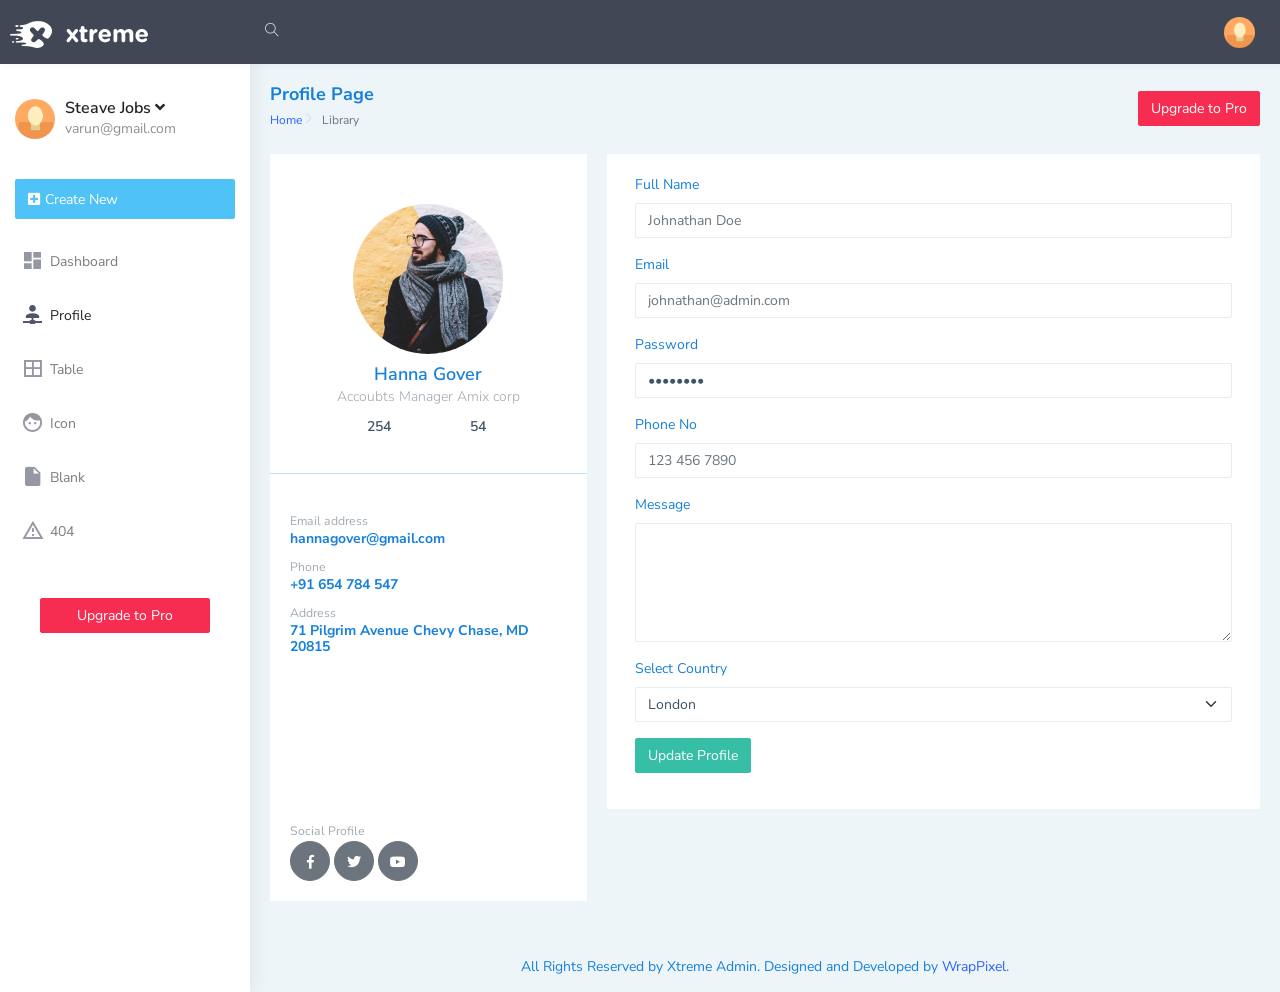
<file: Project1/xtreme-admin-lite-master/xtreme-html/ltr/pages-profile.html>
<!DOCTYPE html>
<html dir="ltr" lang="en">

<head>
    <meta charset="utf-8">
    <meta http-equiv="X-UA-Compatible" content="IE=edge">
    <!-- Tell the browser to be responsive to screen width -->
    <meta name="viewport" content="width=device-width, initial-scale=1">
    <meta name="keywords"
        content="wrappixel, admin dashboard, html css dashboard, web dashboard, bootstrap 5 admin, bootstrap 5, css3 dashboard, bootstrap 5 dashboard, Xtreme lite admin bootstrap 5 dashboard, frontend, responsive bootstrap 5 admin template, Xtreme admin lite design, Xtreme admin lite dashboard bootstrap 5 dashboard template">
    <meta name="description"
        content="Xtreme Admin Lite is powerful and clean admin dashboard template, inpired from Bootstrap Framework">
    <meta name="robots" content="noindex,nofollow">
    <title>Xtreme Admin Lite Template by WrapPixel</title>
    <link rel="canonical" href="https://www.wrappixel.com/templates/xtreme-admin-lite/" />
    <!-- Favicon icon -->
    <link rel="icon" type="image/png" sizes="16x16" href="../../assets/images/favicon.png">
    <!-- Custom CSS -->
    <link href="../../dist/css/style.min.css" rel="stylesheet">
    <!-- HTML5 Shim and Respond.js IE8 support of HTML5 elements and media queries -->
    <!-- WARNING: Respond.js doesn't work if you view the page via file:// -->
    <!--[if lt IE 9]>
    <script src="https://oss.maxcdn.com/libs/html5shiv/3.7.0/html5shiv.js"></script>
    <script src="https://oss.maxcdn.com/libs/respond.js/1.4.2/respond.min.js"></script>
<![endif]-->
</head>

<body>
    <!-- ============================================================== -->
    <!-- Preloader - style you can find in spinners.css -->
    <!-- ============================================================== -->
    <div class="preloader">
        <div class="lds-ripple">
            <div class="lds-pos"></div>
            <div class="lds-pos"></div>
        </div>
    </div>
    <!-- ============================================================== -->
    <!-- Main wrapper - style you can find in pages.scss -->
    <!-- ============================================================== -->
    <div id="main-wrapper" data-layout="vertical" data-navbarbg="skin5" data-sidebartype="full"
        data-sidebar-position="absolute" data-header-position="absolute" data-boxed-layout="full">
        <!-- ============================================================== -->
        <!-- Topbar header - style you can find in pages.scss -->
        <!-- ============================================================== -->
        <header class="topbar" data-navbarbg="skin5">
            <nav class="navbar top-navbar navbar-expand-md navbar-dark">
                <div class="navbar-header" data-logobg="skin5">
                    <!-- ============================================================== -->
                    <!-- Logo -->
                    <!-- ============================================================== -->
                    <a class="navbar-brand" href="index.html">
                        <!-- Logo icon -->
                        <b class="logo-icon">
                            <!--You can put here icon as well // <i class="wi wi-sunset"></i> //-->
                            <!-- Dark Logo icon -->
                            <img src="../../assets/images/logo-icon.png" alt="homepage" class="dark-logo" />
                            <!-- Light Logo icon -->
                            <img src="../../assets/images/logo-light-icon.png" alt="homepage" class="light-logo" />
                        </b>
                        <!--End Logo icon -->
                        <!-- Logo text -->
                        <span class="logo-text">
                            <!-- dark Logo text -->
                            <img src="../../assets/images/logo-text.png" alt="homepage" class="dark-logo" />
                            <!-- Light Logo text -->
                            <img src="../../assets/images/logo-light-text.png" class="light-logo" alt="homepage" />
                        </span>
                    </a>
                    <!-- ============================================================== -->
                    <!-- End Logo -->
                    <!-- ============================================================== -->
                    <!-- This is for the sidebar toggle which is visible on mobile only -->
                    <a class="nav-toggler waves-effect waves-light d-block d-md-none" href="javascript:void(0)"><i
                            class="ti-menu ti-close"></i></a>
                </div>
                <!-- ============================================================== -->
                <!-- End Logo -->
                <!-- ============================================================== -->
                <div class="navbar-collapse collapse" id="navbarSupportedContent" data-navbarbg="skin5">
                    <!-- ============================================================== -->
                    <!-- toggle and nav items -->
                    <!-- ============================================================== -->
                    <ul class="navbar-nav float-start me-auto">
                        <!-- ============================================================== -->
                        <!-- Search -->
                        <!-- ============================================================== -->
                        <li class="nav-item search-box"> <a class="nav-link waves-effect waves-dark"
                                href="javascript:void(0)"><i class="ti-search"></i></a>
                            <form class="app-search position-absolute">
                                <input type="text" class="form-control" placeholder="Search &amp; enter"> <a
                                    class="srh-btn"><i class="ti-close"></i></a>
                            </form>
                        </li>
                    </ul>
                    <!-- ============================================================== -->
                    <!-- Right side toggle and nav items -->
                    <!-- ============================================================== -->
                    <ul class="navbar-nav float-end">
                        <!-- ============================================================== -->
                        <!-- User profile and search -->
                        <!-- ============================================================== -->
                        <li class="nav-item dropdown">
                            <a class="nav-link dropdown-toggle text-muted waves-effect waves-dark pro-pic" href="#" id="navbarDropdown" role="button" data-bs-toggle="dropdown" aria-expanded="false">
                                <img src="../../assets/images/users/1.jpg" alt="user" class="rounded-circle" width="31">
                            </a>
                            <ul class="dropdown-menu dropdown-menu-end user-dd animated" aria-labelledby="navbarDropdown">
                                <a class="dropdown-item" href="javascript:void(0)"><i class="ti-user m-r-5 m-l-5"></i>
                                    My Profile</a>
                                <a class="dropdown-item" href="javascript:void(0)"><i class="ti-wallet m-r-5 m-l-5"></i>
                                    My Balance</a>
                                <a class="dropdown-item" href="javascript:void(0)"><i class="ti-email m-r-5 m-l-5"></i>
                                    Inbox</a>
                            </ul>
                        </li>
                        <!-- ============================================================== -->
                        <!-- User profile and search -->
                        <!-- ============================================================== -->
                    </ul>
                </div>
            </nav>
        </header>
        <!-- ============================================================== -->
        <!-- End Topbar header -->
        <!-- ============================================================== -->
        <!-- ============================================================== -->
        <!-- Left Sidebar - style you can find in sidebar.scss  -->
        <!-- ============================================================== -->
        <aside class="left-sidebar" data-sidebarbg="skin6">
            <!-- Sidebar scroll-->
            <div class="scroll-sidebar">
                <!-- Sidebar navigation-->
                <nav class="sidebar-nav">
                    <ul id="sidebarnav">
                        <!-- User Profile-->
                        <li>
                            <!-- User Profile-->
                            <div class="user-profile d-flex no-block dropdown m-t-20">
                                <div class="user-pic"><img src="../../assets/images/users/1.jpg" alt="users"
                                        class="rounded-circle" width="40" /></div>
                                <div class="user-content hide-menu m-l-10">
                                    <a href="#" class="" id="Userdd" role="button"
                                        data-bs-toggle="dropdown" aria-haspopup="true" aria-expanded="false">
                                        <h5 class="m-b-0 user-name font-medium">Steave Jobs <i
                                                class="fa fa-angle-down"></i></h5>
                                        <span class="op-5 user-email">varun@gmail.com</span>
                                    </a>
                                    <div class="dropdown-menu dropdown-menu-end" aria-labelledby="Userdd">
                                        <a class="dropdown-item" href="javascript:void(0)"><i
                                                class="ti-user m-r-5 m-l-5"></i> My Profile</a>
                                        <a class="dropdown-item" href="javascript:void(0)"><i
                                                class="ti-wallet m-r-5 m-l-5"></i> My Balance</a>
                                        <a class="dropdown-item" href="javascript:void(0)"><i
                                                class="ti-email m-r-5 m-l-5"></i> Inbox</a>
                                        <div class="dropdown-divider"></div>
                                        <a class="dropdown-item" href="javascript:void(0)"><i
                                                class="ti-settings m-r-5 m-l-5"></i> Account Setting</a>
                                        <div class="dropdown-divider"></div>
                                        <a class="dropdown-item" href="javascript:void(0)"><i
                                                class="fa fa-power-off m-r-5 m-l-5"></i> Logout</a>
                                    </div>
                                </div>
                            </div>
                            <!-- End User Profile-->
                        </li>
                        <li class="p-15 m-t-10"><a href="javascript:void(0)"
                                class="btn d-block w-100 create-btn text-white no-block d-flex align-items-center"><i
                                    class="fa fa-plus-square"></i> <span class="hide-menu m-l-5">Create New</span> </a>
                        </li>
                        <!-- User Profile-->
                        <li class="sidebar-item"> <a class="sidebar-link waves-effect waves-dark sidebar-link"
                                href="index.html" aria-expanded="false"><i class="mdi mdi-view-dashboard"></i><span
                                    class="hide-menu">Dashboard</span></a></li>
                        <li class="sidebar-item"> <a class="sidebar-link waves-effect waves-dark sidebar-link"
                                href="pages-profile.html" aria-expanded="false"><i
                                    class="mdi mdi-account-network"></i><span class="hide-menu">Profile</span></a></li>
                        <li class="sidebar-item"> <a class="sidebar-link waves-effect waves-dark sidebar-link"
                                href="table-basic.html" aria-expanded="false"><i class="mdi mdi-border-all"></i><span
                                    class="hide-menu">Table</span></a></li>
                        <li class="sidebar-item"> <a class="sidebar-link waves-effect waves-dark sidebar-link"
                                href="icon-material.html" aria-expanded="false"><i class="mdi mdi-face"></i><span
                                    class="hide-menu">Icon</span></a></li>
                        <li class="sidebar-item"> <a class="sidebar-link waves-effect waves-dark sidebar-link"
                                href="starter-kit.html" aria-expanded="false"><i class="mdi mdi-file"></i><span
                                    class="hide-menu">Blank</span></a></li>
                        <li class="sidebar-item"> <a class="sidebar-link waves-effect waves-dark sidebar-link"
                                href="error-404.html" aria-expanded="false"><i class="mdi mdi-alert-outline"></i><span
                                    class="hide-menu">404</span></a></li>
                        <li class="text-center p-40 upgrade-btn">
                            <a href="https://www.wrappixel.com/templates/xtremeadmin/"
                                class="btn d-block w-100 btn-danger text-white" target="_blank">Upgrade to Pro</a>
                        </li>
                    </ul>

                </nav>
                <!-- End Sidebar navigation -->
            </div>
            <!-- End Sidebar scroll-->
        </aside>
        <!-- ============================================================== -->
        <!-- End Left Sidebar - style you can find in sidebar.scss  -->
        <!-- ============================================================== -->
        <!-- ============================================================== -->
        <!-- Page wrapper  -->
        <!-- ============================================================== -->
        <div class="page-wrapper">
            <!-- ============================================================== -->
            <!-- Bread crumb and right sidebar toggle -->
            <!-- ============================================================== -->
            <div class="page-breadcrumb">
                <div class="row align-items-center">
                    <div class="col-5">
                        <h4 class="page-title">Profile Page</h4>
                        <div class="d-flex align-items-center">
                            <nav aria-label="breadcrumb">
                                <ol class="breadcrumb">
                                    <li class="breadcrumb-item"><a href="#">Home</a></li>
                                    <li class="breadcrumb-item active" aria-current="page">Library</li>
                                </ol>
                            </nav>
                        </div>
                    </div>
                    <div class="col-7">
                        <div class="text-end upgrade-btn">
                            <a href="https://www.wrappixel.com/templates/xtremeadmin/" class="btn btn-danger text-white"
                                target="_blank">Upgrade to Pro</a>
                        </div>
                    </div>
                </div>
            </div>
            <!-- ============================================================== -->
            <!-- End Bread crumb and right sidebar toggle -->
            <!-- ============================================================== -->
            <!-- ============================================================== -->
            <!-- Container fluid  -->
            <!-- ============================================================== -->
            <div class="container-fluid">
                <!-- ============================================================== -->
                <!-- Start Page Content -->
                <!-- ============================================================== -->
                <!-- Row -->
                <div class="row">
                    <!-- Column -->
                    <div class="col-lg-4 col-xlg-3 col-md-5">
                        <div class="card">
                            <div class="card-body">
                                <center class="m-t-30"> <img src="../../assets/images/users/5.jpg"
                                        class="rounded-circle" width="150" />
                                    <h4 class="card-title m-t-10">Hanna Gover</h4>
                                    <h6 class="card-subtitle">Accoubts Manager Amix corp</h6>
                                    <div class="row text-center justify-content-md-center">
                                        <div class="col-4"><a href="javascript:void(0)" class="link"><i
                                                    class="icon-people"></i>
                                                <font class="font-medium">254</font>
                                            </a></div>
                                        <div class="col-4"><a href="javascript:void(0)" class="link"><i
                                                    class="icon-picture"></i>
                                                <font class="font-medium">54</font>
                                            </a></div>
                                    </div>
                                </center>
                            </div>
                            <div>
                                <hr>
                            </div>
                            <div class="card-body"> <small class="text-muted">Email address </small>
                                <h6>hannagover@gmail.com</h6> <small class="text-muted p-t-30 db">Phone</small>
                                <h6>+91 654 784 547</h6> <small class="text-muted p-t-30 db">Address</small>
                                <h6>71 Pilgrim Avenue Chevy Chase, MD 20815</h6>
                                <div class="map-box">
                                    <iframe
                                        src="https://www.google.com/maps/embed?pb=!1m18!1m12!1m3!1d470029.1604841957!2d72.29955005258641!3d23.019996818380896!2m3!1f0!2f0!3f0!3m2!1i1024!2i768!4f13.1!3m3!1m2!1s0x395e848aba5bd449%3A0x4fcedd11614f6516!2sAhmedabad%2C+Gujarat!5e0!3m2!1sen!2sin!4v1493204785508"
                                        width="100%" height="150" frameborder="0" style="border:0"
                                        allowfullscreen></iframe>
                                </div> <small class="text-muted p-t-30 db">Social Profile</small>
                                <br />
                                <button class="btn btn-circle btn-secondary"><i class="fab fa-facebook-f"></i></button>
                                <button class="btn btn-circle btn-secondary"><i class="fab fa-twitter"></i></button>
                                <button class="btn btn-circle btn-secondary"><i class="fab fa-youtube"></i></button>
                            </div>
                        </div>
                    </div>
                    <!-- Column -->
                    <!-- Column -->
                    <div class="col-lg-8 col-xlg-9 col-md-7">
                        <div class="card">
                            <div class="card-body">
                                <form class="form-horizontal form-material mx-2">
                                    <div class="form-group">
                                        <label class="col-md-12">Full Name</label>
                                        <div class="col-md-12">
                                            <input type="text" placeholder="Johnathan Doe"
                                                class="form-control form-control-line">
                                        </div>
                                    </div>
                                    <div class="form-group">
                                        <label for="example-email" class="col-md-12">Email</label>
                                        <div class="col-md-12">
                                            <input type="email" placeholder="johnathan@admin.com"
                                                class="form-control form-control-line" name="example-email"
                                                id="example-email">
                                        </div>
                                    </div>
                                    <div class="form-group">
                                        <label class="col-md-12">Password</label>
                                        <div class="col-md-12">
                                            <input type="password" value="password"
                                                class="form-control form-control-line">
                                        </div>
                                    </div>
                                    <div class="form-group">
                                        <label class="col-md-12">Phone No</label>
                                        <div class="col-md-12">
                                            <input type="text" placeholder="123 456 7890"
                                                class="form-control form-control-line">
                                        </div>
                                    </div>
                                    <div class="form-group">
                                        <label class="col-md-12">Message</label>
                                        <div class="col-md-12">
                                            <textarea rows="5" class="form-control form-control-line"></textarea>
                                        </div>
                                    </div>
                                    <div class="form-group">
                                        <label class="col-sm-12">Select Country</label>
                                        <div class="col-sm-12">
                                            <select class="form-select shadow-none form-control-line">
                                                <option>London</option>
                                                <option>India</option>
                                                <option>Usa</option>
                                                <option>Canada</option>
                                                <option>Thailand</option>
                                            </select>
                                        </div>
                                    </div>
                                    <div class="form-group">
                                        <div class="col-sm-12">
                                            <button class="btn btn-success text-white">Update Profile</button>
                                        </div>
                                    </div>
                                </form>
                            </div>
                        </div>
                    </div>
                    <!-- Column -->
                </div>
                <!-- Row -->
                <!-- ============================================================== -->
                <!-- End PAge Content -->
                <!-- ============================================================== -->
                <!-- ============================================================== -->
                <!-- Right sidebar -->
                <!-- ============================================================== -->
                <!-- .right-sidebar -->
                <!-- ============================================================== -->
                <!-- End Right sidebar -->
                <!-- ============================================================== -->
            </div>
            <!-- ============================================================== -->
            <!-- End Container fluid  -->
            <!-- ============================================================== -->
            <!-- ============================================================== -->
            <!-- footer -->
            <!-- ============================================================== -->
            <footer class="footer text-center">
                All Rights Reserved by Xtreme Admin. Designed and Developed by <a
                    href="https://www.wrappixel.com">WrapPixel</a>.
            </footer>
            <!-- ============================================================== -->
            <!-- End footer -->
            <!-- ============================================================== -->
        </div>
        <!-- ============================================================== -->
        <!-- End Page wrapper  -->
        <!-- ============================================================== -->
    </div>
    <!-- ============================================================== -->
    <!-- End Wrapper -->
    <!-- ============================================================== -->
    <!-- ============================================================== -->
    <!-- All Jquery -->
    <!-- ============================================================== -->
    <script src="../../assets/libs/jquery/dist/jquery.min.js"></script>
    <!-- Bootstrap tether Core JavaScript -->
    <script src="../../assets/libs/bootstrap/dist/js/bootstrap.bundle.min.js"></script>
    <script src="../../dist/js/app-style-switcher.js"></script>
    <!--Wave Effects -->
    <script src="../../dist/js/waves.js"></script>
    <!--Menu sidebar -->
    <script src="../../dist/js/sidebarmenu.js"></script>
    <!--Custom JavaScript -->
    <script src="../../dist/js/custom.js"></script>
</body>

</html>
</file>
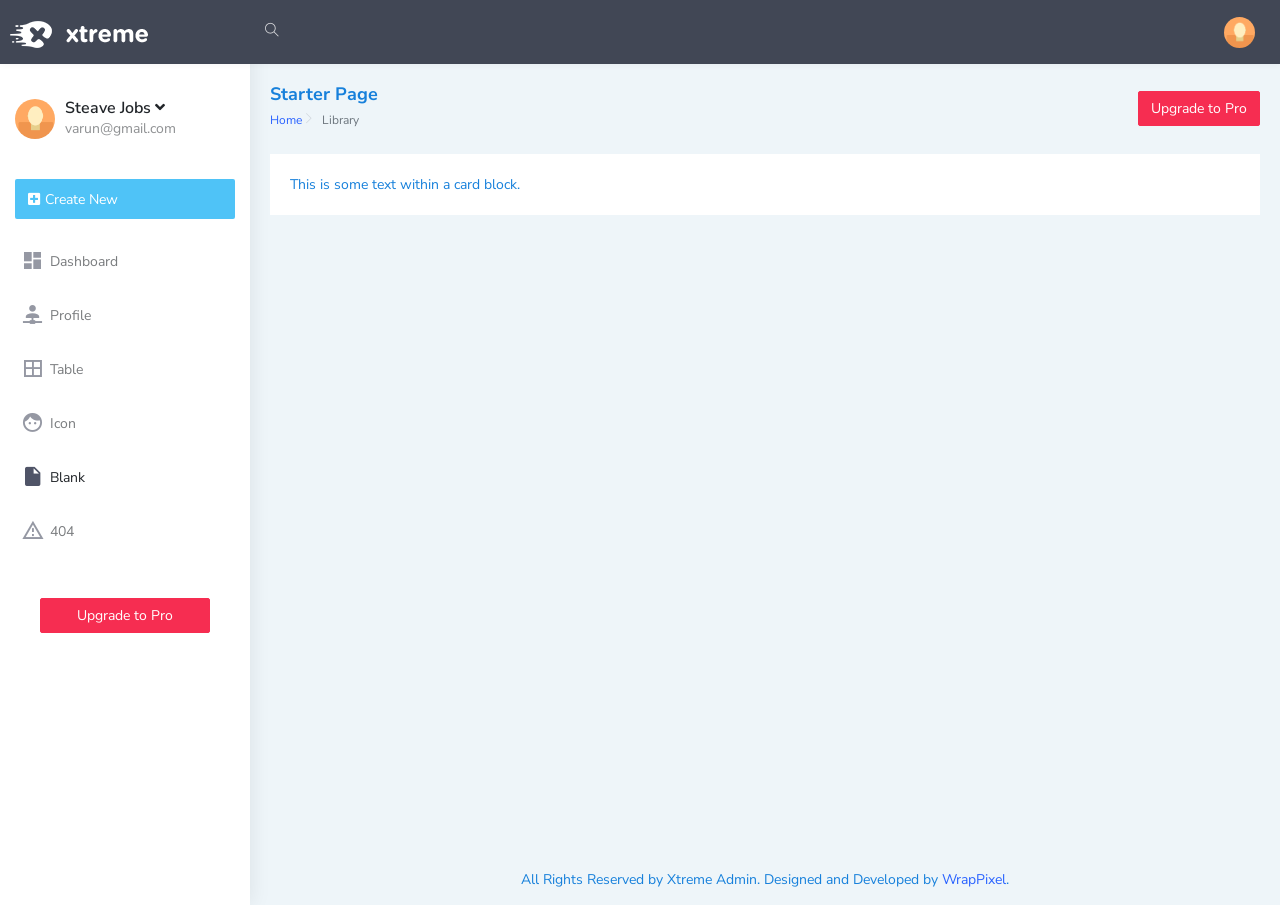
<file: Project1/xtreme-admin-lite-master/xtreme-html/ltr/starter-kit.html>
<!DOCTYPE html>
<html dir="ltr" lang="en">

<head>
    <meta charset="utf-8">
    <meta http-equiv="X-UA-Compatible" content="IE=edge">
    <!-- Tell the browser to be responsive to screen width -->
    <meta name="viewport" content="width=device-width, initial-scale=1">
    <meta name="keywords"
        content="wrappixel, admin dashboard, html css dashboard, web dashboard, bootstrap 5 admin, bootstrap 5, css3 dashboard, bootstrap 5 dashboard, Xtreme lite admin bootstrap 5 dashboard, frontend, responsive bootstrap 5 admin template, Xtreme admin lite design, Xtreme admin lite dashboard bootstrap 5 dashboard template">
    <meta name="description"
        content="Xtreme Admin Lite is powerful and clean admin dashboard template, inpired from Bootstrap Framework">
    <meta name="robots" content="noindex,nofollow">
    <title>Xtreme Admin Lite Template by WrapPixel</title>
    <link rel="canonical" href="https://www.wrappixel.com/templates/xtreme-admin-lite/" />
    <!-- Favicon icon -->
    <link rel="icon" type="image/png" sizes="16x16" href="../../assets/images/favicon.png">
    <!-- Custom CSS -->
    <link href="../../dist/css/style.min.css" rel="stylesheet">
    <!-- HTML5 Shim and Respond.js IE8 support of HTML5 elements and media queries -->
    <!-- WARNING: Respond.js doesn't work if you view the page via file:// -->
    <!--[if lt IE 9]>
    <script src="https://oss.maxcdn.com/libs/html5shiv/3.7.0/html5shiv.js"></script>
    <script src="https://oss.maxcdn.com/libs/respond.js/1.4.2/respond.min.js"></script>
<![endif]-->
</head>

<body>
    <!-- ============================================================== -->
    <!-- Preloader - style you can find in spinners.css -->
    <!-- ============================================================== -->
    <div class="preloader">
        <div class="lds-ripple">
            <div class="lds-pos"></div>
            <div class="lds-pos"></div>
        </div>
    </div>
    <!-- ============================================================== -->
    <!-- Main wrapper - style you can find in pages.scss -->
    <!-- ============================================================== -->
    <div id="main-wrapper" data-layout="vertical" data-navbarbg="skin5" data-sidebartype="full"
        data-sidebar-position="absolute" data-header-position="absolute" data-boxed-layout="full">
        <!-- ============================================================== -->
        <!-- Topbar header - style you can find in pages.scss -->
        <!-- ============================================================== -->
        <header class="topbar" data-navbarbg="skin5">
            <nav class="navbar top-navbar navbar-expand-md navbar-dark">
                <div class="navbar-header" data-logobg="skin5">
                    <!-- ============================================================== -->
                    <!-- Logo -->
                    <!-- ============================================================== -->
                    <a class="navbar-brand" href="index.html">
                        <!-- Logo icon -->
                        <b class="logo-icon">
                            <!--You can put here icon as well // <i class="wi wi-sunset"></i> //-->
                            <!-- Dark Logo icon -->
                            <img src="../../assets/images/logo-icon.png" alt="homepage" class="dark-logo" />
                            <!-- Light Logo icon -->
                            <img src="../../assets/images/logo-light-icon.png" alt="homepage" class="light-logo" />
                        </b>
                        <!--End Logo icon -->
                        <!-- Logo text -->
                        <span class="logo-text">
                            <!-- dark Logo text -->
                            <img src="../../assets/images/logo-text.png" alt="homepage" class="dark-logo" />
                            <!-- Light Logo text -->
                            <img src="../../assets/images/logo-light-text.png" class="light-logo" alt="homepage" />
                        </span>
                    </a>
                    <!-- ============================================================== -->
                    <!-- End Logo -->
                    <!-- ============================================================== -->
                    <!-- This is for the sidebar toggle which is visible on mobile only -->
                    <a class="nav-toggler waves-effect waves-light d-block d-md-none" href="javascript:void(0)"><i
                            class="ti-menu ti-close"></i></a>
                </div>
                <!-- ============================================================== -->
                <!-- End Logo -->
                <!-- ============================================================== -->
                <div class="navbar-collapse collapse" id="navbarSupportedContent" data-navbarbg="skin5">
                    <!-- ============================================================== -->
                    <!-- toggle and nav items -->
                    <!-- ============================================================== -->
                    <ul class="navbar-nav float-start me-auto">
                        <!-- ============================================================== -->
                        <!-- Search -->
                        <!-- ============================================================== -->
                        <li class="nav-item search-box"> <a class="nav-link waves-effect waves-dark"
                                href="javascript:void(0)"><i class="ti-search"></i></a>
                            <form class="app-search position-absolute">
                                <input type="text" class="form-control" placeholder="Search &amp; enter"> <a
                                    class="srh-btn"><i class="ti-close"></i></a>
                            </form>
                        </li>
                    </ul>
                    <!-- ============================================================== -->
                    <!-- Right side toggle and nav items -->
                    <!-- ============================================================== -->
                    <ul class="navbar-nav float-end">
                        <!-- ============================================================== -->
                        <!-- User profile and search -->
                        <!-- ============================================================== -->
                        <li class="nav-item dropdown">
                            <a class="nav-link dropdown-toggle text-muted waves-effect waves-dark pro-pic" href="#" id="navbarDropdown" role="button" data-bs-toggle="dropdown" aria-expanded="false">
                                <img src="../../assets/images/users/1.jpg" alt="user" class="rounded-circle" width="31">
                            </a>
                            <ul class="dropdown-menu dropdown-menu-end user-dd animated" aria-labelledby="navbarDropdown">
                                <a class="dropdown-item" href="javascript:void(0)"><i class="ti-user m-r-5 m-l-5"></i>
                                    My Profile</a>
                                <a class="dropdown-item" href="javascript:void(0)"><i class="ti-wallet m-r-5 m-l-5"></i>
                                    My Balance</a>
                                <a class="dropdown-item" href="javascript:void(0)"><i class="ti-email m-r-5 m-l-5"></i>
                                    Inbox</a>
                            </ul>
                        </li>
                        <!-- ============================================================== -->
                        <!-- User profile and search -->
                        <!-- ============================================================== -->
                    </ul>
                </div>
            </nav>
        </header>
        <!-- ============================================================== -->
        <!-- End Topbar header -->
        <!-- ============================================================== -->
        <!-- ============================================================== -->
        <!-- Left Sidebar - style you can find in sidebar.scss  -->
        <!-- ============================================================== -->
        <aside class="left-sidebar" data-sidebarbg="skin6">
            <!-- Sidebar scroll-->
            <div class="scroll-sidebar">
                <!-- Sidebar navigation-->
                <nav class="sidebar-nav">
                    <ul id="sidebarnav">
                        <!-- User Profile-->
                        <li>
                            <!-- User Profile-->
                            <div class="user-profile d-flex no-block dropdown m-t-20">
                                <div class="user-pic"><img src="../../assets/images/users/1.jpg" alt="users"
                                        class="rounded-circle" width="40" /></div>
                                <div class="user-content hide-menu m-l-10">
                                    <a href="#" class="" id="Userdd" role="button"
                                        data-bs-toggle="dropdown" aria-haspopup="true" aria-expanded="false">
                                        <h5 class="m-b-0 user-name font-medium">Steave Jobs <i
                                                class="fa fa-angle-down"></i></h5>
                                        <span class="op-5 user-email">varun@gmail.com</span>
                                    </a>
                                    <div class="dropdown-menu dropdown-menu-end" aria-labelledby="Userdd">
                                        <a class="dropdown-item" href="javascript:void(0)"><i
                                                class="ti-user m-r-5 m-l-5"></i> My Profile</a>
                                        <a class="dropdown-item" href="javascript:void(0)"><i
                                                class="ti-wallet m-r-5 m-l-5"></i> My Balance</a>
                                        <a class="dropdown-item" href="javascript:void(0)"><i
                                                class="ti-email m-r-5 m-l-5"></i> Inbox</a>
                                        <div class="dropdown-divider"></div>
                                        <a class="dropdown-item" href="javascript:void(0)"><i
                                                class="ti-settings m-r-5 m-l-5"></i> Account Setting</a>
                                        <div class="dropdown-divider"></div>
                                        <a class="dropdown-item" href="javascript:void(0)"><i
                                                class="fa fa-power-off m-r-5 m-l-5"></i> Logout</a>
                                    </div>
                                </div>
                            </div>
                            <!-- End User Profile-->
                        </li>
                        <li class="p-15 m-t-10"><a href="javascript:void(0)"
                                class="btn d-block w-100 create-btn text-white no-block d-flex align-items-center"><i
                                    class="fa fa-plus-square"></i> <span class="hide-menu m-l-5">Create New</span> </a>
                        </li>
                        <!-- User Profile-->
                        <li class="sidebar-item"> <a class="sidebar-link waves-effect waves-dark sidebar-link"
                                href="index.html" aria-expanded="false"><i class="mdi mdi-view-dashboard"></i><span
                                    class="hide-menu">Dashboard</span></a></li>
                        <li class="sidebar-item"> <a class="sidebar-link waves-effect waves-dark sidebar-link"
                                href="pages-profile.html" aria-expanded="false"><i
                                    class="mdi mdi-account-network"></i><span class="hide-menu">Profile</span></a></li>
                        <li class="sidebar-item"> <a class="sidebar-link waves-effect waves-dark sidebar-link"
                                href="table-basic.html" aria-expanded="false"><i class="mdi mdi-border-all"></i><span
                                    class="hide-menu">Table</span></a></li>
                        <li class="sidebar-item"> <a class="sidebar-link waves-effect waves-dark sidebar-link"
                                href="icon-material.html" aria-expanded="false"><i class="mdi mdi-face"></i><span
                                    class="hide-menu">Icon</span></a></li>
                        <li class="sidebar-item"> <a class="sidebar-link waves-effect waves-dark sidebar-link"
                                href="starter-kit.html" aria-expanded="false"><i class="mdi mdi-file"></i><span
                                    class="hide-menu">Blank</span></a></li>
                        <li class="sidebar-item"> <a class="sidebar-link waves-effect waves-dark sidebar-link"
                                href="error-404.html" aria-expanded="false"><i class="mdi mdi-alert-outline"></i><span
                                    class="hide-menu">404</span></a></li>
                        <li class="text-center p-40 upgrade-btn">
                            <a href="https://www.wrappixel.com/templates/xtremeadmin/"
                                class="btn d-block w-100 btn-danger text-white" target="_blank">Upgrade to Pro</a>
                        </li>
                    </ul>

                </nav>
                <!-- End Sidebar navigation -->
            </div>
            <!-- End Sidebar scroll-->
        </aside>
        <!-- ============================================================== -->
        <!-- End Left Sidebar - style you can find in sidebar.scss  -->
        <!-- ============================================================== -->
        <!-- ============================================================== -->
        <!-- Page wrapper  -->
        <!-- ============================================================== -->
        <div class="page-wrapper">
            <!-- ============================================================== -->
            <!-- Bread crumb and right sidebar toggle -->
            <!-- ============================================================== -->
            <div class="page-breadcrumb">
                <div class="row align-items-center">
                    <div class="col-5">
                        <h4 class="page-title">Starter Page</h4>
                        <div class="d-flex align-items-center">
                            <nav aria-label="breadcrumb">
                                <ol class="breadcrumb">
                                    <li class="breadcrumb-item"><a href="#">Home</a></li>
                                    <li class="breadcrumb-item active" aria-current="page">Library</li>
                                </ol>
                            </nav>
                        </div>
                    </div>
                    <div class="col-7">
                        <div class="text-end upgrade-btn">
                            <a href="https://www.wrappixel.com/templates/xtremeadmin/" class="btn btn-danger text-white"
                                target="_blank">Upgrade to Pro</a>
                        </div>
                    </div>
                </div>
            </div>
            <!-- ============================================================== -->
            <!-- End Bread crumb and right sidebar toggle -->
            <!-- ============================================================== -->
            <!-- ============================================================== -->
            <!-- Container fluid  -->
            <!-- ============================================================== -->
            <div class="container-fluid">
                <!-- ============================================================== -->
                <!-- Start Page Content -->
                <!-- ============================================================== -->
                <div class="row">
                    <div class="col-12">
                        <div class="card">
                            <div class="card-body">
                                This is some text within a card block.
                            </div>
                        </div>
                    </div>
                </div>
                <!-- ============================================================== -->
                <!-- End PAge Content -->
                <!-- ============================================================== -->
                <!-- ============================================================== -->
                <!-- Right sidebar -->
                <!-- ============================================================== -->
                <!-- .right-sidebar -->
                <!-- ============================================================== -->
                <!-- End Right sidebar -->
                <!-- ============================================================== -->
            </div>
            <!-- ============================================================== -->
            <!-- End Container fluid  -->
            <!-- ============================================================== -->
            <!-- ============================================================== -->
            <!-- footer -->
            <!-- ============================================================== -->
            <footer class="footer text-center">
                All Rights Reserved by Xtreme Admin. Designed and Developed by <a
                    href="https://www.wrappixel.com">WrapPixel</a>.
            </footer>
            <!-- ============================================================== -->
            <!-- End footer -->
            <!-- ============================================================== -->
        </div>
        <!-- ============================================================== -->
        <!-- End Page wrapper  -->
        <!-- ============================================================== -->
    </div>
    <!-- ============================================================== -->
    <!-- End Wrapper -->
    <!-- ============================================================== -->
    <!-- ============================================================== -->
    <!-- All Jquery -->
    <!-- ============================================================== -->
    <script src="../../assets/libs/jquery/dist/jquery.min.js"></script>
    <!-- Bootstrap tether Core JavaScript -->
    <script src="../../assets/libs/bootstrap/dist/js/bootstrap.bundle.min.js"></script>
    <script src="../../dist/js/app-style-switcher.js"></script>
    <!--Wave Effects -->
    <script src="../../dist/js/waves.js"></script>
    <!--Menu sidebar -->
    <script src="../../dist/js/sidebarmenu.js"></script>
    <!--Custom JavaScript -->
    <script src="../../dist/js/custom.js"></script>
</body>

</html>
</file>
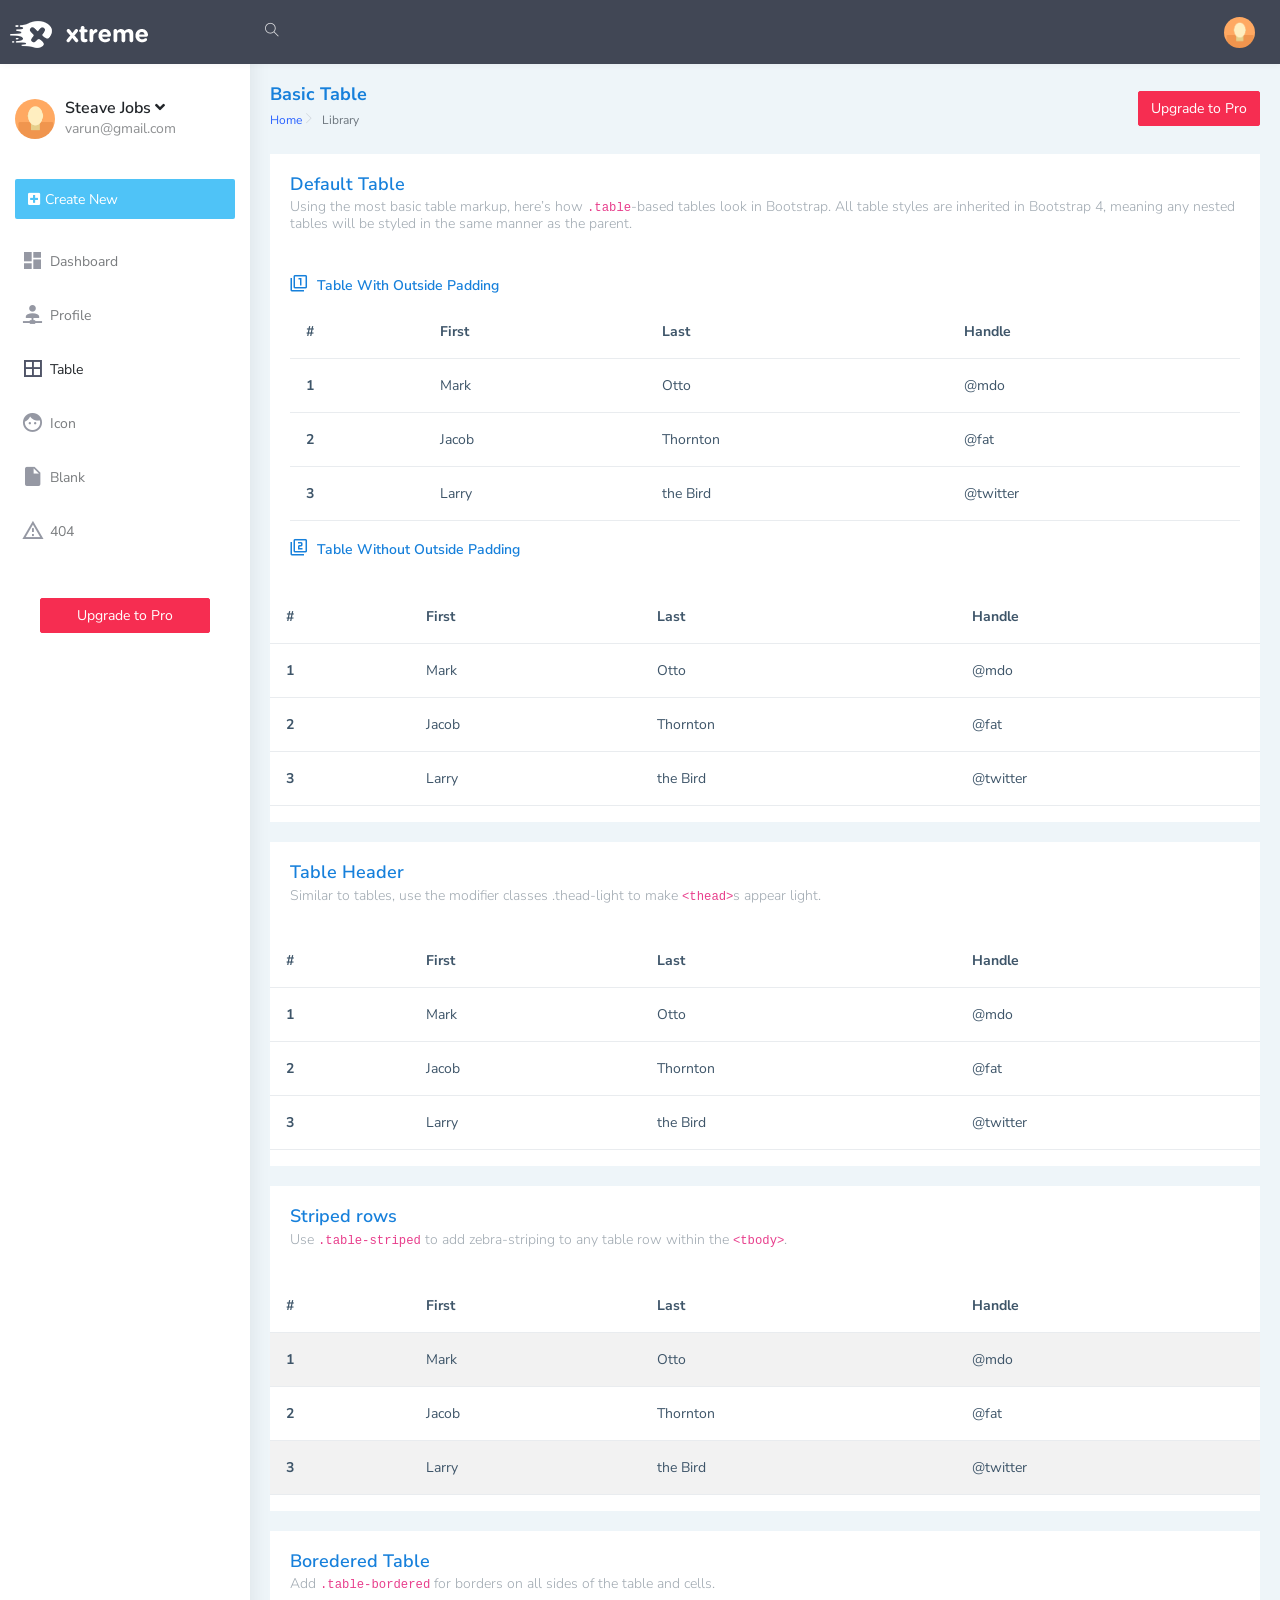
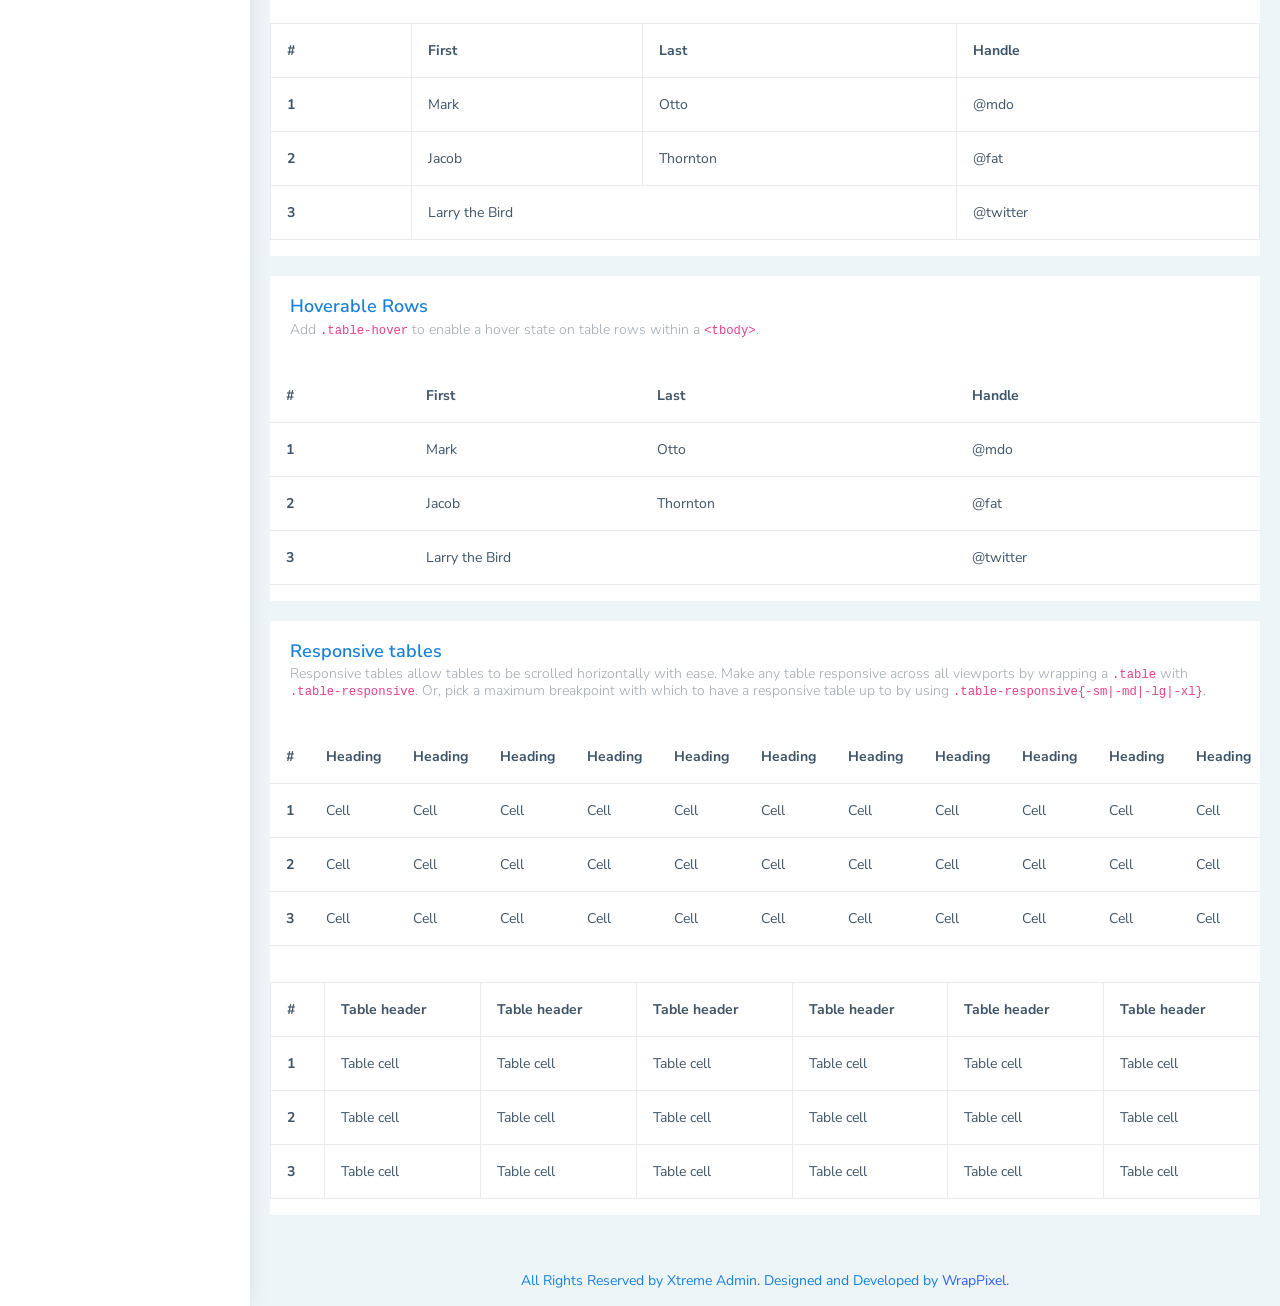
<file: Project1/xtreme-admin-lite-master/xtreme-html/ltr/table-basic.html>
<!DOCTYPE html>
<html dir="ltr" lang="en">

<head>
    <meta charset="utf-8">
    <meta http-equiv="X-UA-Compatible" content="IE=edge">
    <!-- Tell the browser to be responsive to screen width -->
    <meta name="viewport" content="width=device-width, initial-scale=1">
    <meta name="keywords"
        content="wrappixel, admin dashboard, html css dashboard, web dashboard, bootstrap 5 admin, bootstrap 5, css3 dashboard, bootstrap 5 dashboard, Xtreme lite admin bootstrap 5 dashboard, frontend, responsive bootstrap 5 admin template, Xtreme admin lite design, Xtreme admin lite dashboard bootstrap 5 dashboard template">
    <meta name="description"
        content="Xtreme Admin Lite is powerful and clean admin dashboard template, inpired from Bootstrap Framework">
    <meta name="robots" content="noindex,nofollow">
    <title>Xtreme Admin Lite Template by WrapPixel</title>
    <link rel="canonical" href="https://www.wrappixel.com/templates/xtreme-admin-lite/" />
    <!-- Favicon icon -->
    <link rel="icon" type="image/png" sizes="16x16" href="../../assets/images/favicon.png">
    <!-- Custom CSS -->
    <link href="../../dist/css/style.min.css" rel="stylesheet">
    <!-- HTML5 Shim and Respond.js IE8 support of HTML5 elements and media queries -->
    <!-- WARNING: Respond.js doesn't work if you view the page via file:// -->
    <!--[if lt IE 9]>
    <script src="https://oss.maxcdn.com/libs/html5shiv/3.7.0/html5shiv.js"></script>
    <script src="https://oss.maxcdn.com/libs/respond.js/1.4.2/respond.min.js"></script>
<![endif]-->
</head>

<body>
    <!-- ============================================================== -->
    <!-- Preloader - style you can find in spinners.css -->
    <!-- ============================================================== -->
    <div class="preloader">
        <div class="lds-ripple">
            <div class="lds-pos"></div>
            <div class="lds-pos"></div>
        </div>
    </div>
    <!-- ============================================================== -->
    <!-- Main wrapper - style you can find in pages.scss -->
    <!-- ============================================================== -->
    <div id="main-wrapper" data-layout="vertical" data-navbarbg="skin5" data-sidebartype="full"
        data-sidebar-position="absolute" data-header-position="absolute" data-boxed-layout="full">
        <!-- ============================================================== -->
        <!-- Topbar header - style you can find in pages.scss -->
        <!-- ============================================================== -->
        <header class="topbar" data-navbarbg="skin5">
            <nav class="navbar top-navbar navbar-expand-md navbar-dark">
                <div class="navbar-header" data-logobg="skin5">
                    <!-- ============================================================== -->
                    <!-- Logo -->
                    <!-- ============================================================== -->
                    <a class="navbar-brand" href="index.html">
                        <!-- Logo icon -->
                        <b class="logo-icon">
                            <!--You can put here icon as well // <i class="wi wi-sunset"></i> //-->
                            <!-- Dark Logo icon -->
                            <img src="../../assets/images/logo-icon.png" alt="homepage" class="dark-logo" />
                            <!-- Light Logo icon -->
                            <img src="../../assets/images/logo-light-icon.png" alt="homepage" class="light-logo" />
                        </b>
                        <!--End Logo icon -->
                        <!-- Logo text -->
                        <span class="logo-text">
                            <!-- dark Logo text -->
                            <img src="../../assets/images/logo-text.png" alt="homepage" class="dark-logo" />
                            <!-- Light Logo text -->
                            <img src="../../assets/images/logo-light-text.png" class="light-logo" alt="homepage" />
                        </span>
                    </a>
                    <!-- ============================================================== -->
                    <!-- End Logo -->
                    <!-- ============================================================== -->
                    <!-- This is for the sidebar toggle which is visible on mobile only -->
                    <a class="nav-toggler waves-effect waves-light d-block d-md-none" href="javascript:void(0)"><i
                            class="ti-menu ti-close"></i></a>
                </div>
                <!-- ============================================================== -->
                <!-- End Logo -->
                <!-- ============================================================== -->
                <div class="navbar-collapse collapse" id="navbarSupportedContent" data-navbarbg="skin5">
                    <!-- ============================================================== -->
                    <!-- toggle and nav items -->
                    <!-- ============================================================== -->
                    <ul class="navbar-nav float-start me-auto">
                        <!-- ============================================================== -->
                        <!-- Search -->
                        <!-- ============================================================== -->
                        <li class="nav-item search-box"> <a class="nav-link waves-effect waves-dark"
                                href="javascript:void(0)"><i class="ti-search"></i></a>
                            <form class="app-search position-absolute">
                                <input type="text" class="form-control" placeholder="Search &amp; enter"> <a
                                    class="srh-btn"><i class="ti-close"></i></a>
                            </form>
                        </li>
                    </ul>
                    <!-- ============================================================== -->
                    <!-- Right side toggle and nav items -->
                    <!-- ============================================================== -->
                    <ul class="navbar-nav float-end">
                        <!-- ============================================================== -->
                        <!-- User profile and search -->
                        <!-- ============================================================== -->
                        <li class="nav-item dropdown">
                            <a class="nav-link dropdown-toggle text-muted waves-effect waves-dark pro-pic" href="#" id="navbarDropdown" role="button" data-bs-toggle="dropdown" aria-expanded="false">
                                <img src="../../assets/images/users/1.jpg" alt="user" class="rounded-circle" width="31">
                            </a>
                            <ul class="dropdown-menu dropdown-menu-end user-dd animated" aria-labelledby="navbarDropdown">
                                <a class="dropdown-item" href="javascript:void(0)"><i class="ti-user m-r-5 m-l-5"></i>
                                    My Profile</a>
                                <a class="dropdown-item" href="javascript:void(0)"><i class="ti-wallet m-r-5 m-l-5"></i>
                                    My Balance</a>
                                <a class="dropdown-item" href="javascript:void(0)"><i class="ti-email m-r-5 m-l-5"></i>
                                    Inbox</a>
                            </ul>
                        </li>
                        <!-- ============================================================== -->
                        <!-- User profile and search -->
                        <!-- ============================================================== -->
                    </ul>
                </div>
            </nav>
        </header>
        <!-- ============================================================== -->
        <!-- End Topbar header -->
        <!-- ============================================================== -->
        <!-- ============================================================== -->
        <!-- Left Sidebar - style you can find in sidebar.scss  -->
        <!-- ============================================================== -->
        <aside class="left-sidebar" data-sidebarbg="skin6">
            <!-- Sidebar scroll-->
            <div class="scroll-sidebar">
                <!-- Sidebar navigation-->
                <nav class="sidebar-nav">
                    <ul id="sidebarnav">
                        <!-- User Profile-->
                        <li>
                            <!-- User Profile-->
                            <div class="user-profile d-flex no-block dropdown m-t-20">
                                <div class="user-pic"><img src="../../assets/images/users/1.jpg" alt="users"
                                        class="rounded-circle" width="40" /></div>
                                <div class="user-content hide-menu m-l-10">
                                    <a href="#" class="" id="Userdd" role="button"
                                        data-bs-toggle="dropdown" aria-haspopup="true" aria-expanded="false">
                                        <h5 class="m-b-0 user-name font-medium">Steave Jobs <i
                                                class="fa fa-angle-down"></i></h5>
                                        <span class="op-5 user-email">varun@gmail.com</span>
                                    </a>
                                    <div class="dropdown-menu dropdown-menu-end" aria-labelledby="Userdd">
                                        <a class="dropdown-item" href="javascript:void(0)"><i
                                                class="ti-user m-r-5 m-l-5"></i> My Profile</a>
                                        <a class="dropdown-item" href="javascript:void(0)"><i
                                                class="ti-wallet m-r-5 m-l-5"></i> My Balance</a>
                                        <a class="dropdown-item" href="javascript:void(0)"><i
                                                class="ti-email m-r-5 m-l-5"></i> Inbox</a>
                                        <div class="dropdown-divider"></div>
                                        <a class="dropdown-item" href="javascript:void(0)"><i
                                                class="ti-settings m-r-5 m-l-5"></i> Account Setting</a>
                                        <div class="dropdown-divider"></div>
                                        <a class="dropdown-item" href="javascript:void(0)"><i
                                                class="fa fa-power-off m-r-5 m-l-5"></i> Logout</a>
                                    </div>
                                </div>
                            </div>
                            <!-- End User Profile-->
                        </li>
                        <li class="p-15 m-t-10"><a href="javascript:void(0)"
                                class="btn d-block w-100 create-btn text-white no-block d-flex align-items-center"><i
                                    class="fa fa-plus-square"></i> <span class="hide-menu m-l-5">Create New</span> </a>
                        </li>
                        <!-- User Profile-->
                        <li class="sidebar-item"> <a class="sidebar-link waves-effect waves-dark sidebar-link"
                                href="index.html" aria-expanded="false"><i class="mdi mdi-view-dashboard"></i><span
                                    class="hide-menu">Dashboard</span></a></li>
                        <li class="sidebar-item"> <a class="sidebar-link waves-effect waves-dark sidebar-link"
                                href="pages-profile.html" aria-expanded="false"><i
                                    class="mdi mdi-account-network"></i><span class="hide-menu">Profile</span></a></li>
                        <li class="sidebar-item"> <a class="sidebar-link waves-effect waves-dark sidebar-link"
                                href="table-basic.html" aria-expanded="false"><i class="mdi mdi-border-all"></i><span
                                    class="hide-menu">Table</span></a></li>
                        <li class="sidebar-item"> <a class="sidebar-link waves-effect waves-dark sidebar-link"
                                href="icon-material.html" aria-expanded="false"><i class="mdi mdi-face"></i><span
                                    class="hide-menu">Icon</span></a></li>
                        <li class="sidebar-item"> <a class="sidebar-link waves-effect waves-dark sidebar-link"
                                href="starter-kit.html" aria-expanded="false"><i class="mdi mdi-file"></i><span
                                    class="hide-menu">Blank</span></a></li>
                        <li class="sidebar-item"> <a class="sidebar-link waves-effect waves-dark sidebar-link"
                                href="error-404.html" aria-expanded="false"><i class="mdi mdi-alert-outline"></i><span
                                    class="hide-menu">404</span></a></li>
                        <li class="text-center p-40 upgrade-btn">
                            <a href="https://www.wrappixel.com/templates/xtremeadmin/"
                                class="btn d-block w-100 btn-danger text-white" target="_blank">Upgrade to Pro</a>
                        </li>
                    </ul>

                </nav>
                <!-- End Sidebar navigation -->
            </div>
            <!-- End Sidebar scroll-->
        </aside>
        <!-- ============================================================== -->
        <!-- End Left Sidebar - style you can find in sidebar.scss  -->
        <!-- ============================================================== -->
        <!-- ============================================================== -->
        <!-- Page wrapper  -->
        <!-- ============================================================== -->
        <div class="page-wrapper">
            <!-- ============================================================== -->
            <!-- Bread crumb and right sidebar toggle -->
            <!-- ============================================================== -->
            <div class="page-breadcrumb">
                <div class="row align-items-center">
                    <div class="col-5">
                        <h4 class="page-title">Basic Table</h4>
                        <div class="d-flex align-items-center">
                            <nav aria-label="breadcrumb">
                                <ol class="breadcrumb">
                                    <li class="breadcrumb-item"><a href="#">Home</a></li>
                                    <li class="breadcrumb-item active" aria-current="page">Library</li>
                                </ol>
                            </nav>
                        </div>
                    </div>
                    <div class="col-7">
                        <div class="text-end upgrade-btn">
                            <a href="https://www.wrappixel.com/templates/xtremeadmin/" class="btn btn-danger text-white"
                                target="_blank">Upgrade to Pro</a>
                        </div>
                    </div>
                </div>
            </div>
            <!-- ============================================================== -->
            <!-- End Bread crumb and right sidebar toggle -->
            <!-- ============================================================== -->
            <!-- ============================================================== -->
            <!-- Container fluid  -->
            <!-- ============================================================== -->
            <div class="container-fluid">
                <!-- ============================================================== -->
                <!-- Start Page Content -->
                <!-- ============================================================== -->
                <div class="row">
                    <div class="col-12">
                        <div class="card">
                            <div class="card-body">
                                <h4 class="card-title">Default Table</h4>
                                <h6 class="card-subtitle">Using the most basic table markup, here’s how
                                    <code>.table</code>-based tables look in Bootstrap. All table styles are inherited
                                    in Bootstrap 4, meaning any nested tables will be styled in the same manner as the
                                    parent.</h6>
                                <h6 class="card-title m-t-40"><i
                                        class="m-r-5 font-18 mdi mdi-numeric-1-box-multiple-outline"></i> Table With
                                    Outside Padding</h6>
                                <div class="table-responsive">
                                    <table class="table">
                                        <thead>
                                            <tr>
                                                <th scope="col">#</th>
                                                <th scope="col">First</th>
                                                <th scope="col">Last</th>
                                                <th scope="col">Handle</th>
                                            </tr>
                                        </thead>
                                        <tbody>
                                            <tr>
                                                <th scope="row">1</th>
                                                <td>Mark</td>
                                                <td>Otto</td>
                                                <td>@mdo</td>
                                            </tr>
                                            <tr>
                                                <th scope="row">2</th>
                                                <td>Jacob</td>
                                                <td>Thornton</td>
                                                <td>@fat</td>
                                            </tr>
                                            <tr>
                                                <th scope="row">3</th>
                                                <td>Larry</td>
                                                <td>the Bird</td>
                                                <td>@twitter</td>
                                            </tr>
                                        </tbody>
                                    </table>
                                </div>
                                <h6 class="card-title"><i
                                        class="m-r-5 font-18 mdi mdi-numeric-2-box-multiple-outline"></i> Table Without
                                    Outside Padding</h6>
                            </div>
                            <div class="table-responsive">
                                <table class="table">
                                    <thead>
                                        <tr>
                                            <th scope="col">#</th>
                                            <th scope="col">First</th>
                                            <th scope="col">Last</th>
                                            <th scope="col">Handle</th>
                                        </tr>
                                    </thead>
                                    <tbody>
                                        <tr>
                                            <th scope="row">1</th>
                                            <td>Mark</td>
                                            <td>Otto</td>
                                            <td>@mdo</td>
                                        </tr>
                                        <tr>
                                            <th scope="row">2</th>
                                            <td>Jacob</td>
                                            <td>Thornton</td>
                                            <td>@fat</td>
                                        </tr>
                                        <tr>
                                            <th scope="row">3</th>
                                            <td>Larry</td>
                                            <td>the Bird</td>
                                            <td>@twitter</td>
                                        </tr>
                                    </tbody>
                                </table>
                            </div>
                        </div>
                    </div>
                    <div class="col-12">
                        <div class="card">
                            <div class="card-body">
                                <h4 class="card-title">Table Header</h4>
                                <h6 class="card-subtitle">Similar to tables, use the modifier classes .thead-light to
                                    make <code>&lt;thead&gt;</code>s appear light.</h6>
                            </div>
                            <div class="table-responsive">
                                <table class="table">
                                    <thead class="thead-light">
                                        <tr>
                                            <th scope="col">#</th>
                                            <th scope="col">First</th>
                                            <th scope="col">Last</th>
                                            <th scope="col">Handle</th>
                                        </tr>
                                    </thead>
                                    <tbody>
                                        <tr>
                                            <th scope="row">1</th>
                                            <td>Mark</td>
                                            <td>Otto</td>
                                            <td>@mdo</td>
                                        </tr>
                                        <tr>
                                            <th scope="row">2</th>
                                            <td>Jacob</td>
                                            <td>Thornton</td>
                                            <td>@fat</td>
                                        </tr>
                                        <tr>
                                            <th scope="row">3</th>
                                            <td>Larry</td>
                                            <td>the Bird</td>
                                            <td>@twitter</td>
                                        </tr>
                                    </tbody>
                                </table>
                            </div>
                        </div>
                    </div>
                    <div class="col-12">
                        <div class="card">
                            <div class="card-body">
                                <h4 class="card-title">Striped rows</h4>
                                <h6 class="card-subtitle">Use <code>.table-striped</code> to add zebra-striping to any
                                    table row within the <code>&lt;tbody&gt;</code>.</h6>
                            </div>
                            <div class="table-responsive">
                                <table class="table table-striped">
                                    <thead>
                                        <tr>
                                            <th scope="col">#</th>
                                            <th scope="col">First</th>
                                            <th scope="col">Last</th>
                                            <th scope="col">Handle</th>
                                        </tr>
                                    </thead>
                                    <tbody>
                                        <tr>
                                            <th scope="row">1</th>
                                            <td>Mark</td>
                                            <td>Otto</td>
                                            <td>@mdo</td>
                                        </tr>
                                        <tr>
                                            <th scope="row">2</th>
                                            <td>Jacob</td>
                                            <td>Thornton</td>
                                            <td>@fat</td>
                                        </tr>
                                        <tr>
                                            <th scope="row">3</th>
                                            <td>Larry</td>
                                            <td>the Bird</td>
                                            <td>@twitter</td>
                                        </tr>
                                    </tbody>
                                </table>
                            </div>
                        </div>
                    </div>
                    <div class="col-12">
                        <div class="card">
                            <div class="card-body">
                                <h4 class="card-title">Boredered Table</h4>
                                <h6 class="card-subtitle">Add <code>.table-bordered</code> for borders on all sides of
                                    the table and cells.</h6>
                            </div>
                            <div class="table-responsive">
                                <table class="table table-bordered">
                                    <thead>
                                        <tr>
                                            <th scope="col">#</th>
                                            <th scope="col">First</th>
                                            <th scope="col">Last</th>
                                            <th scope="col">Handle</th>
                                        </tr>
                                    </thead>
                                    <tbody>
                                        <tr>
                                            <th scope="row">1</th>
                                            <td>Mark</td>
                                            <td>Otto</td>
                                            <td>@mdo</td>
                                        </tr>
                                        <tr>
                                            <th scope="row">2</th>
                                            <td>Jacob</td>
                                            <td>Thornton</td>
                                            <td>@fat</td>
                                        </tr>
                                        <tr>
                                            <th scope="row">3</th>
                                            <td colspan="2">Larry the Bird</td>
                                            <td>@twitter</td>
                                        </tr>
                                    </tbody>
                                </table>
                            </div>
                        </div>
                    </div>
                    <div class="col-12">
                        <div class="card">
                            <div class="card-body">
                                <h4 class="card-title">Hoverable Rows</h4>
                                <h6 class="card-subtitle">Add <code>.table-hover</code> to enable a hover state on table
                                    rows within a <code>&lt;tbody&gt;</code>.</h6>
                            </div>
                            <div class="table-responsive">
                                <table class="table table-hover">
                                    <thead>
                                        <tr>
                                            <th scope="col">#</th>
                                            <th scope="col">First</th>
                                            <th scope="col">Last</th>
                                            <th scope="col">Handle</th>
                                        </tr>
                                    </thead>
                                    <tbody>
                                        <tr>
                                            <th scope="row">1</th>
                                            <td>Mark</td>
                                            <td>Otto</td>
                                            <td>@mdo</td>
                                        </tr>
                                        <tr>
                                            <th scope="row">2</th>
                                            <td>Jacob</td>
                                            <td>Thornton</td>
                                            <td>@fat</td>
                                        </tr>
                                        <tr>
                                            <th scope="row">3</th>
                                            <td colspan="2">Larry the Bird</td>
                                            <td>@twitter</td>
                                        </tr>
                                    </tbody>
                                </table>
                            </div>
                        </div>
                    </div>
                    <div class="col-12">
                        <div class="card">
                            <div class="card-body">
                                <h4 class="card-title">Responsive tables</h4>
                                <h6 class="card-subtitle">Responsive tables allow tables to be scrolled horizontally
                                    with ease. Make any table responsive across all viewports by wrapping a
                                    <code>.table</code> with <code>.table-responsive</code>. Or, pick a maximum
                                    breakpoint with which to have a responsive table up to by using
                                    <code>.table-responsive{-sm|-md|-lg|-xl}</code>.</h6>
                            </div>
                            <div class="table-responsive">
                                <table class="table">
                                    <thead>
                                        <tr>
                                            <th scope="col">#</th>
                                            <th scope="col">Heading</th>
                                            <th scope="col">Heading</th>
                                            <th scope="col">Heading</th>
                                            <th scope="col">Heading</th>
                                            <th scope="col">Heading</th>
                                            <th scope="col">Heading</th>
                                            <th scope="col">Heading</th>
                                            <th scope="col">Heading</th>
                                            <th scope="col">Heading</th>
                                            <th scope="col">Heading</th>
                                            <th scope="col">Heading</th>
                                            <th scope="col">Heading</th>
                                            <th scope="col">Heading</th>
                                            <th scope="col">Heading</th>
                                        </tr>
                                    </thead>
                                    <tbody>
                                        <tr>
                                            <th scope="row">1</th>
                                            <td>Cell</td>
                                            <td>Cell</td>
                                            <td>Cell</td>
                                            <td>Cell</td>
                                            <td>Cell</td>
                                            <td>Cell</td>
                                            <td>Cell</td>
                                            <td>Cell</td>
                                            <td>Cell</td>
                                            <td>Cell</td>
                                            <td>Cell</td>
                                            <td>Cell</td>
                                            <td>Cell</td>
                                            <td>Cell</td>
                                        </tr>
                                        <tr>
                                            <th scope="row">2</th>
                                            <td>Cell</td>
                                            <td>Cell</td>
                                            <td>Cell</td>
                                            <td>Cell</td>
                                            <td>Cell</td>
                                            <td>Cell</td>
                                            <td>Cell</td>
                                            <td>Cell</td>
                                            <td>Cell</td>
                                            <td>Cell</td>
                                            <td>Cell</td>
                                            <td>Cell</td>
                                            <td>Cell</td>
                                            <td>Cell</td>
                                        </tr>
                                        <tr>
                                            <th scope="row">3</th>
                                            <td>Cell</td>
                                            <td>Cell</td>
                                            <td>Cell</td>
                                            <td>Cell</td>
                                            <td>Cell</td>
                                            <td>Cell</td>
                                            <td>Cell</td>
                                            <td>Cell</td>
                                            <td>Cell</td>
                                            <td>Cell</td>
                                            <td>Cell</td>
                                            <td>Cell</td>
                                            <td>Cell</td>
                                            <td>Cell</td>
                                        </tr>
                                    </tbody>
                                </table>
                            </div>
                            <div class="table-responsive m-t-20">
                                <table class="table table-bordered table-responsive-lg">
                                    <thead>
                                        <tr>
                                            <th scope="col">#</th>
                                            <th scope="col">Table header</th>
                                            <th scope="col">Table header</th>
                                            <th scope="col">Table header</th>
                                            <th scope="col">Table header</th>
                                            <th scope="col">Table header</th>
                                            <th scope="col">Table header</th>
                                        </tr>
                                    </thead>
                                    <tbody>
                                        <tr>
                                            <th scope="row">1</th>
                                            <td>Table cell</td>
                                            <td>Table cell</td>
                                            <td>Table cell</td>
                                            <td>Table cell</td>
                                            <td>Table cell</td>
                                            <td>Table cell</td>
                                        </tr>
                                        <tr>
                                            <th scope="row">2</th>
                                            <td>Table cell</td>
                                            <td>Table cell</td>
                                            <td>Table cell</td>
                                            <td>Table cell</td>
                                            <td>Table cell</td>
                                            <td>Table cell</td>
                                        </tr>
                                        <tr>
                                            <th scope="row">3</th>
                                            <td>Table cell</td>
                                            <td>Table cell</td>
                                            <td>Table cell</td>
                                            <td>Table cell</td>
                                            <td>Table cell</td>
                                            <td>Table cell</td>
                                        </tr>
                                    </tbody>
                                </table>
                            </div>
                        </div>
                    </div>
                </div>
                <!-- ============================================================== -->
                <!-- End PAge Content -->
                <!-- ============================================================== -->
                <!-- ============================================================== -->
                <!-- Right sidebar -->
                <!-- ============================================================== -->
                <!-- .right-sidebar -->
                <!-- ============================================================== -->
                <!-- End Right sidebar -->
                <!-- ============================================================== -->
            </div>
            <!-- ============================================================== -->
            <!-- End Container fluid  -->
            <!-- ============================================================== -->
            <!-- ============================================================== -->
            <!-- footer -->
            <!-- ============================================================== -->
            <footer class="footer text-center">
                All Rights Reserved by Xtreme Admin. Designed and Developed by <a
                    href="https://www.wrappixel.com">WrapPixel</a>.
            </footer>
            <!-- ============================================================== -->
            <!-- End footer -->
            <!-- ============================================================== -->
        </div>
        <!-- ============================================================== -->
        <!-- End Page wrapper  -->
        <!-- ============================================================== -->
    </div>
    <!-- ============================================================== -->
    <!-- End Wrapper -->
    <!-- ============================================================== -->
    <!-- ============================================================== -->
    <!-- All Jquery -->
    <!-- ============================================================== -->
    <script src="../../assets/libs/jquery/dist/jquery.min.js"></script>
    <!-- Bootstrap tether Core JavaScript -->
    <script src="../../assets/libs/bootstrap/dist/js/bootstrap.bundle.min.js"></script>
    <script src="../../dist/js/app-style-switcher.js"></script>
    <!--Wave Effects -->
    <script src="../../dist/js/waves.js"></script>
    <!--Menu sidebar -->
    <script src="../../dist/js/sidebarmenu.js"></script>
    <!--Custom JavaScript -->
    <script src="../../dist/js/custom.js"></script>
</body>

</html>
</file>
<file: Project1/style.css>
@import url('https://fonts.googleapis.com/css2?family=Montserrat:wght@300;400;500;600;700&display=swap');

*{
    margin: 0;
    padding: 0;
    box-sizing: border-box;
    font-family: 'Montserrat', sans-serif;
}

body{
    background-color: #c9d6ff;
    background: linear-gradient(to right, #e2e2e2, #c9d6ff);
    display: flex;
    align-items: center;
    justify-content: center;
    flex-direction: column;
    height: 100vh;
}

.container{
    background-color: #fff;
    border-radius: 30px;
    box-shadow: 0 5px 15px rgba(0, 0, 0, 0.35);
    position: relative;
    overflow: hidden;
    width: 768px;
    max-width: 100%;
    min-height: 480px;
}

.container p{
    font-size: 14px;
    line-height: 20px;
    letter-spacing: 0.3px;
    margin: 20px 0;
}

.container span{
    font-size: 12px;
}

.container a{
    color: #333;
    font-size: 13px;
    text-decoration: none;
    margin: 15px 0 10px;
}

.container button{
    background-color: #512da8;
    color: #fff;
    font-size: 12px;
    padding: 10px 45px;
    border: 1px solid transparent;
    border-radius: 8px;
    font-weight: 600;
    letter-spacing: 0.5px;
    text-transform: uppercase;
    margin-top: 10px;
    cursor: pointer;
}

.container button.hidden{
    background-color: transparent;
    border-color: #fff;
}

.container form{
    background-color: #fff;
    display: flex;
    align-items: center;
    justify-content: center;
    flex-direction: column;
    padding: 0 40px;
    height: 100%;
}

.container input{
    background-color: #eee;
    border: none;
    margin: 8px 0;
    padding: 10px 15px;
    font-size: 13px;
    border-radius: 8px;
    width: 100%;
    outline: none;
}

.form-container{
    position: absolute;
    top: 0;
    height: 100%;
    transition: all 0.6s ease-in-out;
}

.sign-in{
    left: 0;
    width: 50%;
    z-index: 2;
}

.container.active .sign-in{
    transform: translateX(100%);
}

.sign-up{
    left: 0;
    width: 50%;
    opacity: 0;
    z-index: 1;
}

.container.active .sign-up{
    transform: translateX(100%);
    opacity: 1;
    z-index: 5;
    animation: move 0.6s;
}

@keyframes move{
    0%, 49.99%{
        opacity: 0;
        z-index: 1;
    }
    50%, 100%{
        opacity: 1;
        z-index: 5;
    }
}

.social-icons{
    margin: 20px 0;
}

.social-icons a{
    border: 1px solid #ccc;
    border-radius: 20%;
    display: inline-flex;
    justify-content: center;
    align-items: center;
    margin: 0 3px;
    width: 40px;
    height: 40px;
}

.toggle-container{
    position: absolute;
    top: 0;
    left: 50%;
    width: 50%;
    height: 100%;
    overflow: hidden;
    transition: all 0.6s ease-in-out;
    border-radius: 150px 0 0 100px;
    z-index: 1000;
}

.container.active .toggle-container{
    transform: translateX(-100%);
    border-radius: 0 150px 100px 0;
}

.toggle{
    background-color: #512da8;
    height: 100%;
    background: linear-gradient(to right, #5c6bc0, #512da8);
    color: #fff;
    position: relative;
    left: -100%;
    height: 100%;
    width: 200%;
    transform: translateX(0);
    transition: all 0.6s ease-in-out;
}

.container.active .toggle{
    transform: translateX(50%);
}

.toggle-panel{
    position: absolute;
    width: 50%;
    height: 100%;
    display: flex;
    align-items: center;
    justify-content: center;
    flex-direction: column;
    padding: 0 30px;
    text-align: center;
    top: 0;
    transform: translateX(0);
    transition: all 0.6s ease-in-out;
}

.toggle-left{
    transform: translateX(-200%);
}

.container.active .toggle-left{
    transform: translateX(0);
}

.toggle-right{
    right: 0;
    transform: translateX(0);
}

.container.active .toggle-right{
    transform: translateX(200%);
}
</file>
<file: Modern-Login-master/Modern-Login-master/style.css>
@import url('https://fonts.googleapis.com/css2?family=Montserrat:wght@300;400;500;600;700&display=swap');

*{
    margin: 0;
    padding: 0;
    box-sizing: border-box;
    font-family: 'Montserrat', sans-serif;
}

body{
    background-color: #c9d6ff;
    background: linear-gradient(to right, #e2e2e2, #c9d6ff);
    display: flex;
    align-items: center;
    justify-content: center;
    flex-direction: column;
    height: 100vh;
}

.container{
    background-color: #fff;
    border-radius: 30px;
    box-shadow: 0 5px 15px rgba(0, 0, 0, 0.35);
    position: relative;
    overflow: hidden;
    width: 768px;
    max-width: 100%;
    min-height: 480px;
}

.container p{
    font-size: 14px;
    line-height: 20px;
    letter-spacing: 0.3px;
    margin: 20px 0;
}

.container span{
    font-size: 12px;
}

.container a{
    color: #333;
    font-size: 13px;
    text-decoration: none;
    margin: 15px 0 10px;
}

.container button{
    background-color: #512da8;
    color: #fff;
    font-size: 12px;
    padding: 10px 45px;
    border: 1px solid transparent;
    border-radius: 8px;
    font-weight: 600;
    letter-spacing: 0.5px;
    text-transform: uppercase;
    margin-top: 10px;
    cursor: pointer;
}

.container button.hidden{
    background-color: transparent;
    border-color: #fff;
}

.container form{
    background-color: #fff;
    display: flex;
    align-items: center;
    justify-content: center;
    flex-direction: column;
    padding: 0 40px;
    height: 100%;
}

.container input{
    background-color: #eee;
    border: none;
    margin: 8px 0;
    padding: 10px 15px;
    font-size: 13px;
    border-radius: 8px;
    width: 100%;
    outline: none;
}

.form-container{
    position: absolute;
    top: 0;
    height: 100%;
    transition: all 0.6s ease-in-out;
}

.sign-in{
    left: 0;
    width: 50%;
    z-index: 2;
}

.container.active .sign-in{
    transform: translateX(100%);
}

.sign-up{
    left: 0;
    width: 50%;
    opacity: 0;
    z-index: 1;
}

.container.active .sign-up{
    transform: translateX(100%);
    opacity: 1;
    z-index: 5;
    animation: move 0.6s;
}

@keyframes move{
    0%, 49.99%{
        opacity: 0;
        z-index: 1;
    }
    50%, 100%{
        opacity: 1;
        z-index: 5;
    }
}

.social-icons{
    margin: 20px 0;
}

.social-icons a{
    border: 1px solid #ccc;
    border-radius: 20%;
    display: inline-flex;
    justify-content: center;
    align-items: center;
    margin: 0 3px;
    width: 40px;
    height: 40px;
}

.toggle-container{
    position: absolute;
    top: 0;
    left: 50%;
    width: 50%;
    height: 100%;
    overflow: hidden;
    transition: all 0.6s ease-in-out;
    border-radius: 150px 0 0 100px;
    z-index: 1000;
}

.container.active .toggle-container{
    transform: translateX(-100%);
    border-radius: 0 150px 100px 0;
}

.toggle{
    background-color: #512da8;
    height: 100%;
    background: linear-gradient(to right, #5c6bc0, #512da8);
    color: #fff;
    position: relative;
    left: -100%;
    height: 100%;
    width: 200%;
    transform: translateX(0);
    transition: all 0.6s ease-in-out;
}

.container.active .toggle{
    transform: translateX(50%);
}

.toggle-panel{
    position: absolute;
    width: 50%;
    height: 100%;
    display: flex;
    align-items: center;
    justify-content: center;
    flex-direction: column;
    padding: 0 30px;
    text-align: center;
    top: 0;
    transform: translateX(0);
    transition: all 0.6s ease-in-out;
}

.toggle-left{
    transform: translateX(-200%);
}

.container.active .toggle-left{
    transform: translateX(0);
}

.toggle-right{
    right: 0;
    transform: translateX(0);
}

.container.active .toggle-right{
    transform: translateX(200%);
}
</file>
<file: Project1/xtreme-admin-lite-master/assets/libs/chartist/dist/chartist.min.css>
.ct-double-octave:after,
.ct-major-eleventh:after,
.ct-major-second:after,
.ct-major-seventh:after,
.ct-major-sixth:after,
.ct-major-tenth:after,
.ct-major-third:after,
.ct-major-twelfth:after,
.ct-minor-second:after,
.ct-minor-seventh:after,
.ct-minor-sixth:after,
.ct-minor-third:after,
.ct-octave:after,
.ct-perfect-fifth:after,
.ct-perfect-fourth:after,
.ct-square:after {
    content: "";
    clear: both
}

.ct-label {
    fill: rgba(0, 0, 0, .4);
    color: rgba(0, 0, 0, .4);
    font-size: .75rem;
    line-height: 1
}

.ct-grid-background,
.ct-line {
    fill: none
}

.ct-chart-bar .ct-label,
.ct-chart-line .ct-label {
    display: block;
    display: -webkit-box;
    display: -moz-box;
    display: -ms-flexbox;
    display: -webkit-flex;
    display: flex
}

.ct-chart-donut .ct-label,
.ct-chart-pie .ct-label {
    dominant-baseline: central
}

.ct-label.ct-horizontal.ct-start {
    -webkit-box-align: flex-end;
    -webkit-align-items: flex-end;
    -ms-flex-align: flex-end;
    align-items: flex-end;
    -webkit-box-pack: flex-start;
    -webkit-justify-content: flex-start;
    -ms-flex-pack: flex-start;
    justify-content: flex-start;
    text-align: left;
    text-anchor: start
}

.ct-label.ct-horizontal.ct-end {
    -webkit-box-align: flex-start;
    -webkit-align-items: flex-start;
    -ms-flex-align: flex-start;
    align-items: flex-start;
    -webkit-box-pack: flex-start;
    -webkit-justify-content: flex-start;
    -ms-flex-pack: flex-start;
    justify-content: flex-start;
    text-align: left;
    text-anchor: start
}

.ct-label.ct-vertical.ct-start {
    -webkit-box-align: flex-end;
    -webkit-align-items: flex-end;
    -ms-flex-align: flex-end;
    align-items: flex-end;
    -webkit-box-pack: flex-end;
    -webkit-justify-content: flex-end;
    -ms-flex-pack: flex-end;
    justify-content: flex-end;
    text-align: right;
    text-anchor: end
}

.ct-label.ct-vertical.ct-end {
    -webkit-box-align: flex-end;
    -webkit-align-items: flex-end;
    -ms-flex-align: flex-end;
    align-items: flex-end;
    -webkit-box-pack: flex-start;
    -webkit-justify-content: flex-start;
    -ms-flex-pack: flex-start;
    justify-content: flex-start;
    text-align: left;
    text-anchor: start
}

.ct-chart-bar .ct-label.ct-horizontal.ct-start {
    -webkit-box-align: flex-end;
    -webkit-align-items: flex-end;
    -ms-flex-align: flex-end;
    align-items: flex-end;
    -webkit-box-pack: center;
    -webkit-justify-content: center;
    -ms-flex-pack: center;
    justify-content: center;
    text-align: center;
    text-anchor: start
}

.ct-chart-bar .ct-label.ct-horizontal.ct-end {
    -webkit-box-align: flex-start;
    -webkit-align-items: flex-start;
    -ms-flex-align: flex-start;
    align-items: flex-start;
    -webkit-box-pack: center;
    -webkit-justify-content: center;
    -ms-flex-pack: center;
    justify-content: center;
    text-align: center;
    text-anchor: start
}

.ct-chart-bar.ct-horizontal-bars .ct-label.ct-horizontal.ct-start {
    -webkit-box-align: flex-end;
    -webkit-align-items: flex-end;
    -ms-flex-align: flex-end;
    align-items: flex-end;
    -webkit-box-pack: flex-start;
    -webkit-justify-content: flex-start;
    -ms-flex-pack: flex-start;
    justify-content: flex-start;
    text-align: left;
    text-anchor: start
}

.ct-chart-bar.ct-horizontal-bars .ct-label.ct-horizontal.ct-end {
    -webkit-box-align: flex-start;
    -webkit-align-items: flex-start;
    -ms-flex-align: flex-start;
    align-items: flex-start;
    -webkit-box-pack: flex-start;
    -webkit-justify-content: flex-start;
    -ms-flex-pack: flex-start;
    justify-content: flex-start;
    text-align: left;
    text-anchor: start
}

.ct-chart-bar.ct-horizontal-bars .ct-label.ct-vertical.ct-start {
    -webkit-box-align: center;
    -webkit-align-items: center;
    -ms-flex-align: center;
    align-items: center;
    -webkit-box-pack: flex-end;
    -webkit-justify-content: flex-end;
    -ms-flex-pack: flex-end;
    justify-content: flex-end;
    text-align: right;
    text-anchor: end
}

.ct-chart-bar.ct-horizontal-bars .ct-label.ct-vertical.ct-end {
    -webkit-box-align: center;
    -webkit-align-items: center;
    -ms-flex-align: center;
    align-items: center;
    -webkit-box-pack: flex-start;
    -webkit-justify-content: flex-start;
    -ms-flex-pack: flex-start;
    justify-content: flex-start;
    text-align: left;
    text-anchor: end
}

.ct-grid {
    stroke: rgba(0, 0, 0, .2);
    stroke-width: 1px;
    stroke-dasharray: 2px
}

.ct-point {
    stroke-width: 10px;
    stroke-linecap: round
}

.ct-line {
    stroke-width: 4px
}

.ct-area {
    stroke: none;
    fill-opacity: .1
}

.ct-bar {
    fill: none;
    stroke-width: 10px
}

.ct-slice-donut {
    fill: none;
    stroke-width: 60px
}

.ct-series-a .ct-bar,
.ct-series-a .ct-line,
.ct-series-a .ct-point,
.ct-series-a .ct-slice-donut {
    stroke: #d70206
}

.ct-series-a .ct-area,
.ct-series-a .ct-slice-donut-solid,
.ct-series-a .ct-slice-pie {
    fill: #d70206
}

.ct-series-b .ct-bar,
.ct-series-b .ct-line,
.ct-series-b .ct-point,
.ct-series-b .ct-slice-donut {
    stroke: #f05b4f
}

.ct-series-b .ct-area,
.ct-series-b .ct-slice-donut-solid,
.ct-series-b .ct-slice-pie {
    fill: #f05b4f
}

.ct-series-c .ct-bar,
.ct-series-c .ct-line,
.ct-series-c .ct-point,
.ct-series-c .ct-slice-donut {
    stroke: #f4c63d
}

.ct-series-c .ct-area,
.ct-series-c .ct-slice-donut-solid,
.ct-series-c .ct-slice-pie {
    fill: #f4c63d
}

.ct-series-d .ct-bar,
.ct-series-d .ct-line,
.ct-series-d .ct-point,
.ct-series-d .ct-slice-donut {
    stroke: #d17905
}

.ct-series-d .ct-area,
.ct-series-d .ct-slice-donut-solid,
.ct-series-d .ct-slice-pie {
    fill: #d17905
}

.ct-series-e .ct-bar,
.ct-series-e .ct-line,
.ct-series-e .ct-point,
.ct-series-e .ct-slice-donut {
    stroke: #453d3f
}

.ct-series-e .ct-area,
.ct-series-e .ct-slice-donut-solid,
.ct-series-e .ct-slice-pie {
    fill: #453d3f
}

.ct-series-f .ct-bar,
.ct-series-f .ct-line,
.ct-series-f .ct-point,
.ct-series-f .ct-slice-donut {
    stroke: #59922b
}

.ct-series-f .ct-area,
.ct-series-f .ct-slice-donut-solid,
.ct-series-f .ct-slice-pie {
    fill: #59922b
}

.ct-series-g .ct-bar,
.ct-series-g .ct-line,
.ct-series-g .ct-point,
.ct-series-g .ct-slice-donut {
    stroke: #0544d3
}

.ct-series-g .ct-area,
.ct-series-g .ct-slice-donut-solid,
.ct-series-g .ct-slice-pie {
    fill: #0544d3
}

.ct-series-h .ct-bar,
.ct-series-h .ct-line,
.ct-series-h .ct-point,
.ct-series-h .ct-slice-donut {
    stroke: #6b0392
}

.ct-series-h .ct-area,
.ct-series-h .ct-slice-donut-solid,
.ct-series-h .ct-slice-pie {
    fill: #6b0392
}

.ct-series-i .ct-bar,
.ct-series-i .ct-line,
.ct-series-i .ct-point,
.ct-series-i .ct-slice-donut {
    stroke: #f05b4f
}

.ct-series-i .ct-area,
.ct-series-i .ct-slice-donut-solid,
.ct-series-i .ct-slice-pie {
    fill: #f05b4f
}

.ct-series-j .ct-bar,
.ct-series-j .ct-line,
.ct-series-j .ct-point,
.ct-series-j .ct-slice-donut {
    stroke: #dda458
}

.ct-series-j .ct-area,
.ct-series-j .ct-slice-donut-solid,
.ct-series-j .ct-slice-pie {
    fill: #dda458
}

.ct-series-k .ct-bar,
.ct-series-k .ct-line,
.ct-series-k .ct-point,
.ct-series-k .ct-slice-donut {
    stroke: #eacf7d
}

.ct-series-k .ct-area,
.ct-series-k .ct-slice-donut-solid,
.ct-series-k .ct-slice-pie {
    fill: #eacf7d
}

.ct-series-l .ct-bar,
.ct-series-l .ct-line,
.ct-series-l .ct-point,
.ct-series-l .ct-slice-donut {
    stroke: #86797d
}

.ct-series-l .ct-area,
.ct-series-l .ct-slice-donut-solid,
.ct-series-l .ct-slice-pie {
    fill: #86797d
}

.ct-series-m .ct-bar,
.ct-series-m .ct-line,
.ct-series-m .ct-point,
.ct-series-m .ct-slice-donut {
    stroke: #b2c326
}

.ct-series-m .ct-area,
.ct-series-m .ct-slice-donut-solid,
.ct-series-m .ct-slice-pie {
    fill: #b2c326
}

.ct-series-n .ct-bar,
.ct-series-n .ct-line,
.ct-series-n .ct-point,
.ct-series-n .ct-slice-donut {
    stroke: #6188e2
}

.ct-series-n .ct-area,
.ct-series-n .ct-slice-donut-solid,
.ct-series-n .ct-slice-pie {
    fill: #6188e2
}

.ct-series-o .ct-bar,
.ct-series-o .ct-line,
.ct-series-o .ct-point,
.ct-series-o .ct-slice-donut {
    stroke: #a748ca
}

.ct-series-o .ct-area,
.ct-series-o .ct-slice-donut-solid,
.ct-series-o .ct-slice-pie {
    fill: #a748ca
}

.ct-square {
    display: block;
    position: relative;
    width: 100%
}

.ct-square:before {
    display: block;
    float: left;
    content: "";
    width: 0;
    height: 0;
    padding-bottom: 100%
}

.ct-square:after {
    display: table
}

.ct-square>svg {
    display: block;
    position: absolute;
    top: 0;
    left: 0
}

.ct-minor-second {
    display: block;
    position: relative;
    width: 100%
}

.ct-minor-second:before {
    display: block;
    float: left;
    content: "";
    width: 0;
    height: 0;
    padding-bottom: 93.75%
}

.ct-minor-second:after {
    display: table
}

.ct-minor-second>svg {
    display: block;
    position: absolute;
    top: 0;
    left: 0
}

.ct-major-second {
    display: block;
    position: relative;
    width: 100%
}

.ct-major-second:before {
    display: block;
    float: left;
    content: "";
    width: 0;
    height: 0;
    padding-bottom: 88.8888888889%
}

.ct-major-second:after {
    display: table
}

.ct-major-second>svg {
    display: block;
    position: absolute;
    top: 0;
    left: 0
}

.ct-minor-third {
    display: block;
    position: relative;
    width: 100%
}

.ct-minor-third:before {
    display: block;
    float: left;
    content: "";
    width: 0;
    height: 0;
    padding-bottom: 83.3333333333%
}

.ct-minor-third:after {
    display: table
}

.ct-minor-third>svg {
    display: block;
    position: absolute;
    top: 0;
    left: 0
}

.ct-major-third {
    display: block;
    position: relative;
    width: 100%
}

.ct-major-third:before {
    display: block;
    float: left;
    content: "";
    width: 0;
    height: 0;
    padding-bottom: 80%
}

.ct-major-third:after {
    display: table
}

.ct-major-third>svg {
    display: block;
    position: absolute;
    top: 0;
    left: 0
}

.ct-perfect-fourth {
    display: block;
    position: relative;
    width: 100%
}

.ct-perfect-fourth:before {
    display: block;
    float: left;
    content: "";
    width: 0;
    height: 0;
    padding-bottom: 75%
}

.ct-perfect-fourth:after {
    display: table
}

.ct-perfect-fourth>svg {
    display: block;
    position: absolute;
    top: 0;
    left: 0
}

.ct-perfect-fifth {
    display: block;
    position: relative;
    width: 100%
}

.ct-perfect-fifth:before {
    display: block;
    float: left;
    content: "";
    width: 0;
    height: 0;
    padding-bottom: 66.6666666667%
}

.ct-perfect-fifth:after {
    display: table
}

.ct-perfect-fifth>svg {
    display: block;
    position: absolute;
    top: 0;
    left: 0
}

.ct-minor-sixth {
    display: block;
    position: relative;
    width: 100%
}

.ct-minor-sixth:before {
    display: block;
    float: left;
    content: "";
    width: 0;
    height: 0;
    padding-bottom: 62.5%
}

.ct-minor-sixth:after {
    display: table
}

.ct-minor-sixth>svg {
    display: block;
    position: absolute;
    top: 0;
    left: 0
}

.ct-golden-section {
    display: block;
    position: relative;
    width: 100%
}

.ct-golden-section:before {
    display: block;
    float: left;
    content: "";
    width: 0;
    height: 0;
    padding-bottom: 61.804697157%
}

.ct-golden-section:after {
    content: "";
    display: table;
    clear: both
}

.ct-golden-section>svg {
    display: block;
    position: absolute;
    top: 0;
    left: 0
}

.ct-major-sixth {
    display: block;
    position: relative;
    width: 100%
}

.ct-major-sixth:before {
    display: block;
    float: left;
    content: "";
    width: 0;
    height: 0;
    padding-bottom: 60%
}

.ct-major-sixth:after {
    display: table
}

.ct-major-sixth>svg {
    display: block;
    position: absolute;
    top: 0;
    left: 0
}

.ct-minor-seventh {
    display: block;
    position: relative;
    width: 100%
}

.ct-minor-seventh:before {
    display: block;
    float: left;
    content: "";
    width: 0;
    height: 0;
    padding-bottom: 56.25%
}

.ct-minor-seventh:after {
    display: table
}

.ct-minor-seventh>svg {
    display: block;
    position: absolute;
    top: 0;
    left: 0
}

.ct-major-seventh {
    display: block;
    position: relative;
    width: 100%
}

.ct-major-seventh:before {
    display: block;
    float: left;
    content: "";
    width: 0;
    height: 0;
    padding-bottom: 53.3333333333%
}

.ct-major-seventh:after {
    display: table
}

.ct-major-seventh>svg {
    display: block;
    position: absolute;
    top: 0;
    left: 0
}

.ct-octave {
    display: block;
    position: relative;
    width: 100%
}

.ct-octave:before {
    display: block;
    float: left;
    content: "";
    width: 0;
    height: 0;
    padding-bottom: 50%
}

.ct-octave:after {
    display: table
}

.ct-octave>svg {
    display: block;
    position: absolute;
    top: 0;
    left: 0
}

.ct-major-tenth {
    display: block;
    position: relative;
    width: 100%
}

.ct-major-tenth:before {
    display: block;
    float: left;
    content: "";
    width: 0;
    height: 0;
    padding-bottom: 40%
}

.ct-major-tenth:after {
    display: table
}

.ct-major-tenth>svg {
    display: block;
    position: absolute;
    top: 0;
    left: 0
}

.ct-major-eleventh {
    display: block;
    position: relative;
    width: 100%
}

.ct-major-eleventh:before {
    display: block;
    float: left;
    content: "";
    width: 0;
    height: 0;
    padding-bottom: 37.5%
}

.ct-major-eleventh:after {
    display: table
}

.ct-major-eleventh>svg {
    display: block;
    position: absolute;
    top: 0;
    left: 0
}

.ct-major-twelfth {
    display: block;
    position: relative;
    width: 100%
}

.ct-major-twelfth:before {
    display: block;
    float: left;
    content: "";
    width: 0;
    height: 0;
    padding-bottom: 33.3333333333%
}

.ct-major-twelfth:after {
    display: table
}

.ct-major-twelfth>svg {
    display: block;
    position: absolute;
    top: 0;
    left: 0
}

.ct-double-octave {
    display: block;
    position: relative;
    width: 100%
}

.ct-double-octave:before {
    display: block;
    float: left;
    content: "";
    width: 0;
    height: 0;
    padding-bottom: 25%
}

.ct-double-octave:after {
    display: table
}

.ct-double-octave>svg {
    display: block;
    position: absolute;
    top: 0;
    left: 0
}
</file>
<file: Project1/xtreme-admin-lite-master/dist/css/style.min.css>
@charset "UTF-8";
@import url("https://fonts.googleapis.com/css?family=Nunito+Sans:300,400,600,700,800");
@import 'icons/font-awesome/css/fontawesome-all.css';
@import 'icons/themify-icons/themify-icons.css';
@import "icons/material-design-iconic-font/css/materialdesignicons.min.css";
@import "icons/weather-icons/css/weather-icons.min.css";

.topbar .dropdown-menu .with-arrow>span {
    transform: rotate(45deg);
    -ms-transform: rotate(45deg);
    -webkit-transform: rotate(45deg);
    -o-transform: rotate(45deg);
    -moz-transform: rotate(45deg)
}

/*!
 * Bootstrap v5.0.0-beta1 (https://getbootstrap.com/)
 * Copyright 2011-2020 The Bootstrap Authors
 * Copyright 2011-2020 Twitter, Inc.
 * Licensed under MIT (https://github.com/twbs/bootstrap/blob/main/LICENSE)
 */
:root {
    --bs-blue: #2962FF;
    --bs-indigo: #6610f2;
    --bs-purple: #7460ee;
    --bs-pink: #e83e8c;
    --bs-red: #f62d51;
    --bs-orange: #fb8c00;
    --bs-yellow: #ffbc34;
    --bs-green: #36bea6;
    --bs-teal: #20c997;
    --bs-cyan: #4fc3f7;
    --bs-white: #fff;
    --bs-gray: #6c757d;
    --bs-gray-dark: #343a40;
    --bs-primary: #7460ee;
    --bs-secondary: #6c757d;
    --bs-success: #36bea6;
    --bs-info: #2962FF;
    --bs-warning: #ffbc34;
    --bs-danger: #f62d51;
    --bs-light: #f8f9fa;
    --bs-dark: #343a40;
    --bs-cyan: #4fc3f7;
    --bs-orange: #fb8c00;
    --bs-purple: #7460ee;
    --bs-font-sans-serif: "Nunito Sans", sans-serif;
    --bs-font-monospace: SFMono-Regular, Menlo, Monaco, Consolas, "Liberation Mono", "Courier New", monospace;
    --bs-gradient: linear-gradient(180deg, rgba(255, 255, 255, 0.15), rgba(255, 255, 255, 0))
}

*,
:after,
:before {
    -webkit-box-sizing: border-box;
    box-sizing: border-box
}

@media (prefers-reduced-motion:no-preference) {
    :root {
        scroll-behavior: smooth
    }
}

body {
    margin: 0;
    font-family: var(--bs-font-sans-serif);
    font-size: 0.875rem;
    font-weight: 400;
    line-height: 1.5;
    color: #1780db;
    background-color: #eef5f9;
    -webkit-text-size-adjust: 100%;
    -webkit-tap-highlight-color: rgba(0, 0, 0, 0)
}

[tabindex="-1"]:focus:not(:focus-visible) {
    outline: 0 !important
}

hr {
    margin: 1rem 0;
    color: inherit;
    background-color: currentColor;
    border: 0;
    opacity: 0.25
}

hr:not([size]) {
    height: 1px
}

.h1,
.h2,
.h3,
.h4,
.h5,
.h6,
h1,
h2,
h3,
h4,
h5,
h6 {
    margin-top: 0;
    margin-bottom: 0.5rem;
    font-weight: 700;
    line-height: 1.2;
    color: inherit
}

.h1,
h1 {
    font-size: calc(1.35rem + 1.2vw)
}

@media (min-width:1200px) {

    .h1,
    h1 {
        font-size: 2.25rem
    }
}

.h2,
h2 {
    font-size: calc(1.3125rem + 0.75vw)
}

@media (min-width:1200px) {

    .h2,
    h2 {
        font-size: 1.875rem
    }
}

.h3,
h3 {
    font-size: calc(1.275rem + 0.3vw)
}

@media (min-width:1200px) {

    .h3,
    h3 {
        font-size: 1.5rem
    }
}

.h4,
h4 {
    font-size: 1.125rem
}

.h5,
h5 {
    font-size: 1rem
}

.h6,
h6 {
    font-size: 0.875rem
}

p {
    margin-top: 0;
    margin-bottom: 1rem
}

abbr[data-bs-original-title],
abbr[title] {
    text-decoration: underline;
    -webkit-text-decoration: underline dotted;
    text-decoration: underline dotted;
    cursor: help;
    -webkit-text-decoration-skip-ink: none;
    text-decoration-skip-ink: none
}

address {
    margin-bottom: 1rem;
    font-style: normal;
    line-height: inherit
}

ol,
ul {
    padding-left: 2rem
}

dl,
ol,
ul {
    margin-top: 0;
    margin-bottom: 1rem
}

ol ol,
ol ul,
ul ol,
ul ul {
    margin-bottom: 0
}

dt {
    font-weight: 800
}

dd {
    margin-bottom: 0.5rem;
    margin-left: 0
}

blockquote {
    margin: 0 0 1rem
}

b,
strong {
    font-weight: bolder
}

.small,
small {
    font-size: 0.875em
}

.mark,
mark {
    padding: 0.2em;
    background-color: #fcf8e3
}

sub,
sup {
    position: relative;
    font-size: 0.75em;
    line-height: 0;
    vertical-align: baseline
}

sub {
    bottom: -0.25em
}

sup {
    top: -0.5em
}

a {
    color: #7460ee;
    text-decoration: underline
}

a:hover {
    color: #5d4dbe
}

a:not([href]):not([class]),
a:not([href]):not([class]):hover {
    color: inherit;
    text-decoration: none
}

code,
kbd,
pre,
samp {
    font-family: var(--bs-font-monospace);
    font-size: 1em;
    direction: ltr;
    unicode-bidi: bidi-override
}

pre {
    display: block;
    margin-top: 0;
    margin-bottom: 1rem;
    overflow: auto;
    font-size: 0.875em
}

pre code {
    font-size: inherit;
    color: inherit;
    word-break: normal
}

code {
    font-size: 0.875em;
    color: #e83e8c;
    word-wrap: break-word
}

a>code {
    color: inherit
}

kbd {
    padding: 0.2rem 0.4rem;
    font-size: 0.875em;
    color: #fff;
    background-color: #212529;
    border-radius: 1px
}

kbd kbd {
    padding: 0;
    font-size: 1em;
    font-weight: 800
}

figure {
    margin: 0 0 1rem
}

img,
svg {
    vertical-align: middle
}

table {
    caption-side: bottom;
    border-collapse: collapse
}

caption {
    padding-top: 0.5rem;
    padding-bottom: 0.5rem;
    color: #a1aab2;
    text-align: left
}

th {
    text-align: inherit;
    text-align: -webkit-match-parent
}

tbody,
td,
tfoot,
th,
thead,
tr {
    border-color: inherit;
    border-style: solid;
    border-width: 0
}

label {
    display: inline-block
}

button {
    border-radius: 0
}

button:focus {
    outline: dotted 1px;
    outline: -webkit-focus-ring-color auto 5px
}

button,
input,
optgroup,
select,
textarea {
    margin: 0;
    font-family: inherit;
    font-size: inherit;
    line-height: inherit
}

button,
select {
    text-transform: none
}

[role=button] {
    cursor: pointer
}

select {
    word-wrap: normal
}

[list]::-webkit-calendar-picker-indicator {
    display: none
}

/* [type=button],
[type=reset],
[type=submit],
button { */
    /* -webkit-appearance: button */
/* } */

[type=button]:not(:disabled),
[type=reset]:not(:disabled),
[type=submit]:not(:disabled),
button:not(:disabled) {
    cursor: pointer
}

::-moz-focus-inner {
    padding: 0;
    border-style: none
}

textarea {
    resize: vertical
}

fieldset {
    min-width: 0;
    padding: 0;
    margin: 0;
    border: 0
}

legend {
    float: left;
    width: 100%;
    padding: 0;
    margin-bottom: 0.5rem;
    font-size: calc(1.275rem + 0.3vw);
    line-height: inherit
}

@media (min-width:1200px) {
    legend {
        font-size: 1.5rem
    }
}

legend+* {
    clear: left
}

::-webkit-datetime-edit-day-field,
::-webkit-datetime-edit-fields-wrapper,
::-webkit-datetime-edit-hour-field,
::-webkit-datetime-edit-minute,
::-webkit-datetime-edit-month-field,
::-webkit-datetime-edit-text,
::-webkit-datetime-edit-year-field {
    padding: 0
}

::-webkit-inner-spin-button {
    height: auto
}

[type=search] {
    outline-offset: -2px;
    /* -webkit-appearance: textfield */
}

::-webkit-search-decoration {
    -webkit-appearance: none
}

::-webkit-color-swatch-wrapper {
    padding: 0
}

::file-selector-button {
    font: inherit
}

::-webkit-file-upload-button {
    font: inherit;
    -webkit-appearance: button
}

output {
    display: inline-block
}

iframe {
    border: 0
}

summary {
    display: list-item;
    cursor: pointer
}

progress {
    vertical-align: baseline
}

[hidden] {
    display: none !important
}

.lead {
    font-size: 1.09375rem;
    font-weight: 300
}

.display-1 {
    font-size: calc(1.625rem + 4.5vw);
    font-weight: 300;
    line-height: 1.2
}

@media (min-width:1200px) {
    .display-1 {
        font-size: 5rem
    }
}

.display-2 {
    font-size: calc(1.575rem + 3.9vw);
    font-weight: 300;
    line-height: 1.2
}

@media (min-width:1200px) {
    .display-2 {
        font-size: 4.5rem
    }
}

.display-3 {
    font-size: calc(1.525rem + 3.3vw);
    font-weight: 300;
    line-height: 1.2
}

@media (min-width:1200px) {
    .display-3 {
        font-size: 4rem
    }
}

.display-4 {
    font-size: calc(1.475rem + 2.7vw);
    font-weight: 300;
    line-height: 1.2
}

@media (min-width:1200px) {
    .display-4 {
        font-size: 3.5rem
    }
}

.display-5 {
    font-size: calc(1.425rem + 2.1vw);
    font-weight: 300;
    line-height: 1.2
}

@media (min-width:1200px) {
    .display-5 {
        font-size: 3rem
    }
}

.display-6 {
    font-size: calc(1.375rem + 1.5vw);
    font-weight: 300;
    line-height: 1.2
}

@media (min-width:1200px) {
    .display-6 {
        font-size: 2.5rem
    }
}

.list-unstyled {
    padding-left: 0;
    list-style: none
}

.list-inline {
    padding-left: 0;
    list-style: none
}

.list-inline-item {
    display: inline-block
}

.list-inline-item:not(:last-child) {
    margin-right: 0.5rem
}

.initialism {
    font-size: 0.875em;
    text-transform: uppercase
}

.blockquote {
    margin-bottom: 1rem;
    font-size: 1.09375rem
}

.blockquote>:last-child {
    margin-bottom: 0
}

.blockquote-footer {
    margin-top: -1rem;
    margin-bottom: 1rem;
    font-size: 0.875em;
    color: #6c757d
}

.blockquote-footer:before {
    content: "— "
}

.img-fluid {
    max-width: 100%;
    height: auto
}

.img-thumbnail {
    padding: 0.25rem;
    background-color: #eef5f9;
    border: 1px solid #dee2e6;
    border-radius: 2px;
    max-width: 100%;
    height: auto
}

.figure {
    display: inline-block
}

.figure-img {
    margin-bottom: 0.5rem;
    line-height: 1
}

.figure-caption {
    font-size: 0.875em;
    color: #6c757d
}

.container,
.container-fluid,
.container-lg,
.container-md,
.container-sm,
.container-xl,
.container-xxl {
    width: 100%;
    padding-right: var(--bs-gutter-x, 10px);
    padding-left: var(--bs-gutter-x, 10px);
    margin-right: auto;
    margin-left: auto
}

@media (min-width:576px) {

    .container,
    .container-sm {
        max-width: 540px
    }
}

@media (min-width:768px) {

    .container,
    .container-md,
    .container-sm {
        max-width: 720px
    }
}

@media (min-width:992px) {

    .container,
    .container-lg,
    .container-md,
    .container-sm {
        max-width: 960px
    }
}

@media (min-width:1600px) {

    .container,
    .container-lg,
    .container-md,
    .container-sm,
    .container-xl {
        max-width: 1140px
    }
}

.container,
.container-lg,
.container-md,
.container-sm,
.container-xl {
    max-width: 1320px
}

.row {
    --bs-gutter-x: 20px;
    --bs-gutter-y: 0;
    display: -webkit-box;
    display: -ms-flexbox;
    display: flex;
    -ms-flex-wrap: wrap;
    flex-wrap: wrap;
    margin-top: calc(var(--bs-gutter-y) * -1);
    margin-right: calc(var(--bs-gutter-x) / -2);
    margin-left: calc(var(--bs-gutter-x) / -2)
}

.row>* {
    -ms-flex-negative: 0;
    flex-shrink: 0;
    width: 100%;
    max-width: 100%;
    padding-right: calc(var(--bs-gutter-x) / 2);
    padding-left: calc(var(--bs-gutter-x) / 2);
    margin-top: var(--bs-gutter-y)
}

.col {
    -webkit-box-flex: 1;
    -ms-flex: 1 0 0%;
    flex: 1 0 0%
}

.row-cols-auto>* {
    -webkit-box-flex: 0;
    -ms-flex: 0 0 auto;
    flex: 0 0 auto;
    width: auto
}

.row-cols-1>* {
    -webkit-box-flex: 0;
    -ms-flex: 0 0 auto;
    flex: 0 0 auto;
    width: 100%
}

.row-cols-2>* {
    -webkit-box-flex: 0;
    -ms-flex: 0 0 auto;
    flex: 0 0 auto;
    width: 50%
}

.row-cols-3>* {
    -webkit-box-flex: 0;
    -ms-flex: 0 0 auto;
    flex: 0 0 auto;
    width: 33.3333333333%
}

.row-cols-4>* {
    -webkit-box-flex: 0;
    -ms-flex: 0 0 auto;
    flex: 0 0 auto;
    width: 25%
}

.row-cols-5>* {
    -webkit-box-flex: 0;
    -ms-flex: 0 0 auto;
    flex: 0 0 auto;
    width: 20%
}

.row-cols-6>* {
    -webkit-box-flex: 0;
    -ms-flex: 0 0 auto;
    flex: 0 0 auto;
    width: 16.6666666667%
}

.col-auto {
    -webkit-box-flex: 0;
    -ms-flex: 0 0 auto;
    flex: 0 0 auto;
    width: auto
}

.col-1 {
    -webkit-box-flex: 0;
    -ms-flex: 0 0 auto;
    flex: 0 0 auto;
    width: 8.3333333333%
}

.col-2 {
    -webkit-box-flex: 0;
    -ms-flex: 0 0 auto;
    flex: 0 0 auto;
    width: 16.6666666667%
}

.col-3 {
    -webkit-box-flex: 0;
    -ms-flex: 0 0 auto;
    flex: 0 0 auto;
    width: 25%
}

.col-4 {
    -webkit-box-flex: 0;
    -ms-flex: 0 0 auto;
    flex: 0 0 auto;
    width: 33.3333333333%
}

.col-5 {
    -webkit-box-flex: 0;
    -ms-flex: 0 0 auto;
    flex: 0 0 auto;
    width: 41.6666666667%
}

.col-6 {
    -webkit-box-flex: 0;
    -ms-flex: 0 0 auto;
    flex: 0 0 auto;
    width: 50%
}

.col-7 {
    -webkit-box-flex: 0;
    -ms-flex: 0 0 auto;
    flex: 0 0 auto;
    width: 58.3333333333%
}

.col-8 {
    -webkit-box-flex: 0;
    -ms-flex: 0 0 auto;
    flex: 0 0 auto;
    width: 66.6666666667%
}

.col-9 {
    -webkit-box-flex: 0;
    -ms-flex: 0 0 auto;
    flex: 0 0 auto;
    width: 75%
}

.col-10 {
    -webkit-box-flex: 0;
    -ms-flex: 0 0 auto;
    flex: 0 0 auto;
    width: 83.3333333333%
}

.col-11 {
    -webkit-box-flex: 0;
    -ms-flex: 0 0 auto;
    flex: 0 0 auto;
    width: 91.6666666667%
}

.col-12 {
    -webkit-box-flex: 0;
    -ms-flex: 0 0 auto;
    flex: 0 0 auto;
    width: 100%
}

.offset-1 {
    margin-left: 8.3333333333%
}

.offset-2 {
    margin-left: 16.6666666667%
}

.offset-3 {
    margin-left: 25%
}

.offset-4 {
    margin-left: 33.3333333333%
}

.offset-5 {
    margin-left: 41.6666666667%
}

.offset-6 {
    margin-left: 50%
}

.offset-7 {
    margin-left: 58.3333333333%
}

.offset-8 {
    margin-left: 66.6666666667%
}

.offset-9 {
    margin-left: 75%
}

.offset-10 {
    margin-left: 83.3333333333%
}

.offset-11 {
    margin-left: 91.6666666667%
}

.g-0,
.gx-0 {
    --bs-gutter-x: 0
}

.g-0,
.gy-0 {
    --bs-gutter-y: 0
}

.g-1,
.gx-1 {
    --bs-gutter-x: 0.25rem
}

.g-1,
.gy-1 {
    --bs-gutter-y: 0.25rem
}

.g-2,
.gx-2 {
    --bs-gutter-x: 0.5rem
}

.g-2,
.gy-2 {
    --bs-gutter-y: 0.5rem
}

.g-3,
.gx-3 {
    --bs-gutter-x: 1rem
}

.g-3,
.gy-3 {
    --bs-gutter-y: 1rem
}

.g-4,
.gx-4 {
    --bs-gutter-x: 1.5rem
}

.g-4,
.gy-4 {
    --bs-gutter-y: 1.5rem
}

.g-5,
.gx-5 {
    --bs-gutter-x: 3rem
}

.g-5,
.gy-5 {
    --bs-gutter-y: 3rem
}

@media (min-width:576px) {
    .col-sm {
        -webkit-box-flex: 1;
        -ms-flex: 1 0 0%;
        flex: 1 0 0%
    }

    .row-cols-sm-auto>* {
        -webkit-box-flex: 0;
        -ms-flex: 0 0 auto;
        flex: 0 0 auto;
        width: auto
    }

    .row-cols-sm-1>* {
        -webkit-box-flex: 0;
        -ms-flex: 0 0 auto;
        flex: 0 0 auto;
        width: 100%
    }

    .row-cols-sm-2>* {
        -webkit-box-flex: 0;
        -ms-flex: 0 0 auto;
        flex: 0 0 auto;
        width: 50%
    }

    .row-cols-sm-3>* {
        -webkit-box-flex: 0;
        -ms-flex: 0 0 auto;
        flex: 0 0 auto;
        width: 33.3333333333%
    }

    .row-cols-sm-4>* {
        -webkit-box-flex: 0;
        -ms-flex: 0 0 auto;
        flex: 0 0 auto;
        width: 25%
    }

    .row-cols-sm-5>* {
        -webkit-box-flex: 0;
        -ms-flex: 0 0 auto;
        flex: 0 0 auto;
        width: 20%
    }

    .row-cols-sm-6>* {
        -webkit-box-flex: 0;
        -ms-flex: 0 0 auto;
        flex: 0 0 auto;
        width: 16.6666666667%
    }

    .col-sm-auto {
        -webkit-box-flex: 0;
        -ms-flex: 0 0 auto;
        flex: 0 0 auto;
        width: auto
    }

    .col-sm-1 {
        -webkit-box-flex: 0;
        -ms-flex: 0 0 auto;
        flex: 0 0 auto;
        width: 8.3333333333%
    }

    .col-sm-2 {
        -webkit-box-flex: 0;
        -ms-flex: 0 0 auto;
        flex: 0 0 auto;
        width: 16.6666666667%
    }

    .col-sm-3 {
        -webkit-box-flex: 0;
        -ms-flex: 0 0 auto;
        flex: 0 0 auto;
        width: 25%
    }

    .col-sm-4 {
        -webkit-box-flex: 0;
        -ms-flex: 0 0 auto;
        flex: 0 0 auto;
        width: 33.3333333333%
    }

    .col-sm-5 {
        -webkit-box-flex: 0;
        -ms-flex: 0 0 auto;
        flex: 0 0 auto;
        width: 41.6666666667%
    }

    .col-sm-6 {
        -webkit-box-flex: 0;
        -ms-flex: 0 0 auto;
        flex: 0 0 auto;
        width: 50%
    }

    .col-sm-7 {
        -webkit-box-flex: 0;
        -ms-flex: 0 0 auto;
        flex: 0 0 auto;
        width: 58.3333333333%
    }

    .col-sm-8 {
        -webkit-box-flex: 0;
        -ms-flex: 0 0 auto;
        flex: 0 0 auto;
        width: 66.6666666667%
    }

    .col-sm-9 {
        -webkit-box-flex: 0;
        -ms-flex: 0 0 auto;
        flex: 0 0 auto;
        width: 75%
    }

    .col-sm-10 {
        -webkit-box-flex: 0;
        -ms-flex: 0 0 auto;
        flex: 0 0 auto;
        width: 83.3333333333%
    }

    .col-sm-11 {
        -webkit-box-flex: 0;
        -ms-flex: 0 0 auto;
        flex: 0 0 auto;
        width: 91.6666666667%
    }

    .col-sm-12 {
        -webkit-box-flex: 0;
        -ms-flex: 0 0 auto;
        flex: 0 0 auto;
        width: 100%
    }

    .offset-sm-0 {
        margin-left: 0
    }

    .offset-sm-1 {
        margin-left: 8.3333333333%
    }

    .offset-sm-2 {
        margin-left: 16.6666666667%
    }

    .offset-sm-3 {
        margin-left: 25%
    }

    .offset-sm-4 {
        margin-left: 33.3333333333%
    }

    .offset-sm-5 {
        margin-left: 41.6666666667%
    }

    .offset-sm-6 {
        margin-left: 50%
    }

    .offset-sm-7 {
        margin-left: 58.3333333333%
    }

    .offset-sm-8 {
        margin-left: 66.6666666667%
    }

    .offset-sm-9 {
        margin-left: 75%
    }

    .offset-sm-10 {
        margin-left: 83.3333333333%
    }

    .offset-sm-11 {
        margin-left: 91.6666666667%
    }

    .g-sm-0,
    .gx-sm-0 {
        --bs-gutter-x: 0
    }

    .g-sm-0,
    .gy-sm-0 {
        --bs-gutter-y: 0
    }

    .g-sm-1,
    .gx-sm-1 {
        --bs-gutter-x: 0.25rem
    }

    .g-sm-1,
    .gy-sm-1 {
        --bs-gutter-y: 0.25rem
    }

    .g-sm-2,
    .gx-sm-2 {
        --bs-gutter-x: 0.5rem
    }

    .g-sm-2,
    .gy-sm-2 {
        --bs-gutter-y: 0.5rem
    }

    .g-sm-3,
    .gx-sm-3 {
        --bs-gutter-x: 1rem
    }

    .g-sm-3,
    .gy-sm-3 {
        --bs-gutter-y: 1rem
    }

    .g-sm-4,
    .gx-sm-4 {
        --bs-gutter-x: 1.5rem
    }

    .g-sm-4,
    .gy-sm-4 {
        --bs-gutter-y: 1.5rem
    }

    .g-sm-5,
    .gx-sm-5 {
        --bs-gutter-x: 3rem
    }

    .g-sm-5,
    .gy-sm-5 {
        --bs-gutter-y: 3rem
    }
}

@media (min-width:768px) {
    .col-md {
        -webkit-box-flex: 1;
        -ms-flex: 1 0 0%;
        flex: 1 0 0%
    }

    .row-cols-md-auto>* {
        -webkit-box-flex: 0;
        -ms-flex: 0 0 auto;
        flex: 0 0 auto;
        width: auto
    }

    .row-cols-md-1>* {
        -webkit-box-flex: 0;
        -ms-flex: 0 0 auto;
        flex: 0 0 auto;
        width: 100%
    }

    .row-cols-md-2>* {
        -webkit-box-flex: 0;
        -ms-flex: 0 0 auto;
        flex: 0 0 auto;
        width: 50%
    }

    .row-cols-md-3>* {
        -webkit-box-flex: 0;
        -ms-flex: 0 0 auto;
        flex: 0 0 auto;
        width: 33.3333333333%
    }

    .row-cols-md-4>* {
        -webkit-box-flex: 0;
        -ms-flex: 0 0 auto;
        flex: 0 0 auto;
        width: 25%
    }

    .row-cols-md-5>* {
        -webkit-box-flex: 0;
        -ms-flex: 0 0 auto;
        flex: 0 0 auto;
        width: 20%
    }

    .row-cols-md-6>* {
        -webkit-box-flex: 0;
        -ms-flex: 0 0 auto;
        flex: 0 0 auto;
        width: 16.6666666667%
    }

    .col-md-auto {
        -webkit-box-flex: 0;
        -ms-flex: 0 0 auto;
        flex: 0 0 auto;
        width: auto
    }

    .col-md-1 {
        -webkit-box-flex: 0;
        -ms-flex: 0 0 auto;
        flex: 0 0 auto;
        width: 8.3333333333%
    }

    .col-md-2 {
        -webkit-box-flex: 0;
        -ms-flex: 0 0 auto;
        flex: 0 0 auto;
        width: 16.6666666667%
    }

    .col-md-3 {
        -webkit-box-flex: 0;
        -ms-flex: 0 0 auto;
        flex: 0 0 auto;
        width: 25%
    }

    .col-md-4 {
        -webkit-box-flex: 0;
        -ms-flex: 0 0 auto;
        flex: 0 0 auto;
        width: 33.3333333333%
    }

    .col-md-5 {
        -webkit-box-flex: 0;
        -ms-flex: 0 0 auto;
        flex: 0 0 auto;
        width: 41.6666666667%
    }

    .col-md-6 {
        -webkit-box-flex: 0;
        -ms-flex: 0 0 auto;
        flex: 0 0 auto;
        width: 50%
    }

    .col-md-7 {
        -webkit-box-flex: 0;
        -ms-flex: 0 0 auto;
        flex: 0 0 auto;
        width: 58.3333333333%
    }

    .col-md-8 {
        -webkit-box-flex: 0;
        -ms-flex: 0 0 auto;
        flex: 0 0 auto;
        width: 66.6666666667%
    }

    .col-md-9 {
        -webkit-box-flex: 0;
        -ms-flex: 0 0 auto;
        flex: 0 0 auto;
        width: 75%
    }

    .col-md-10 {
        -webkit-box-flex: 0;
        -ms-flex: 0 0 auto;
        flex: 0 0 auto;
        width: 83.3333333333%
    }

    .col-md-11 {
        -webkit-box-flex: 0;
        -ms-flex: 0 0 auto;
        flex: 0 0 auto;
        width: 91.6666666667%
    }

    .col-md-12 {
        -webkit-box-flex: 0;
        -ms-flex: 0 0 auto;
        flex: 0 0 auto;
        width: 100%
    }

    .offset-md-0 {
        margin-left: 0
    }

    .offset-md-1 {
        margin-left: 8.3333333333%
    }

    .offset-md-2 {
        margin-left: 16.6666666667%
    }

    .offset-md-3 {
        margin-left: 25%
    }

    .offset-md-4 {
        margin-left: 33.3333333333%
    }

    .offset-md-5 {
        margin-left: 41.6666666667%
    }

    .offset-md-6 {
        margin-left: 50%
    }

    .offset-md-7 {
        margin-left: 58.3333333333%
    }

    .offset-md-8 {
        margin-left: 66.6666666667%
    }

    .offset-md-9 {
        margin-left: 75%
    }

    .offset-md-10 {
        margin-left: 83.3333333333%
    }

    .offset-md-11 {
        margin-left: 91.6666666667%
    }

    .g-md-0,
    .gx-md-0 {
        --bs-gutter-x: 0
    }

    .g-md-0,
    .gy-md-0 {
        --bs-gutter-y: 0
    }

    .g-md-1,
    .gx-md-1 {
        --bs-gutter-x: 0.25rem
    }

    .g-md-1,
    .gy-md-1 {
        --bs-gutter-y: 0.25rem
    }

    .g-md-2,
    .gx-md-2 {
        --bs-gutter-x: 0.5rem
    }

    .g-md-2,
    .gy-md-2 {
        --bs-gutter-y: 0.5rem
    }

    .g-md-3,
    .gx-md-3 {
        --bs-gutter-x: 1rem
    }

    .g-md-3,
    .gy-md-3 {
        --bs-gutter-y: 1rem
    }

    .g-md-4,
    .gx-md-4 {
        --bs-gutter-x: 1.5rem
    }

    .g-md-4,
    .gy-md-4 {
        --bs-gutter-y: 1.5rem
    }

    .g-md-5,
    .gx-md-5 {
        --bs-gutter-x: 3rem
    }

    .g-md-5,
    .gy-md-5 {
        --bs-gutter-y: 3rem
    }
}

@media (min-width:992px) {
    .col-lg {
        -webkit-box-flex: 1;
        -ms-flex: 1 0 0%;
        flex: 1 0 0%
    }

    .row-cols-lg-auto>* {
        -webkit-box-flex: 0;
        -ms-flex: 0 0 auto;
        flex: 0 0 auto;
        width: auto
    }

    .row-cols-lg-1>* {
        -webkit-box-flex: 0;
        -ms-flex: 0 0 auto;
        flex: 0 0 auto;
        width: 100%
    }

    .row-cols-lg-2>* {
        -webkit-box-flex: 0;
        -ms-flex: 0 0 auto;
        flex: 0 0 auto;
        width: 50%
    }

    .row-cols-lg-3>* {
        -webkit-box-flex: 0;
        -ms-flex: 0 0 auto;
        flex: 0 0 auto;
        width: 33.3333333333%
    }

    .row-cols-lg-4>* {
        -webkit-box-flex: 0;
        -ms-flex: 0 0 auto;
        flex: 0 0 auto;
        width: 25%
    }

    .row-cols-lg-5>* {
        -webkit-box-flex: 0;
        -ms-flex: 0 0 auto;
        flex: 0 0 auto;
        width: 20%
    }

    .row-cols-lg-6>* {
        -webkit-box-flex: 0;
        -ms-flex: 0 0 auto;
        flex: 0 0 auto;
        width: 16.6666666667%
    }

    .col-lg-auto {
        -webkit-box-flex: 0;
        -ms-flex: 0 0 auto;
        flex: 0 0 auto;
        width: auto
    }

    .col-lg-1 {
        -webkit-box-flex: 0;
        -ms-flex: 0 0 auto;
        flex: 0 0 auto;
        width: 8.3333333333%
    }

    .col-lg-2 {
        -webkit-box-flex: 0;
        -ms-flex: 0 0 auto;
        flex: 0 0 auto;
        width: 16.6666666667%
    }

    .col-lg-3 {
        -webkit-box-flex: 0;
        -ms-flex: 0 0 auto;
        flex: 0 0 auto;
        width: 25%
    }

    .col-lg-4 {
        -webkit-box-flex: 0;
        -ms-flex: 0 0 auto;
        flex: 0 0 auto;
        width: 33.3333333333%
    }

    .col-lg-5 {
        -webkit-box-flex: 0;
        -ms-flex: 0 0 auto;
        flex: 0 0 auto;
        width: 41.6666666667%
    }

    .col-lg-6 {
        -webkit-box-flex: 0;
        -ms-flex: 0 0 auto;
        flex: 0 0 auto;
        width: 50%
    }

    .col-lg-7 {
        -webkit-box-flex: 0;
        -ms-flex: 0 0 auto;
        flex: 0 0 auto;
        width: 58.3333333333%
    }

    .col-lg-8 {
        -webkit-box-flex: 0;
        -ms-flex: 0 0 auto;
        flex: 0 0 auto;
        width: 66.6666666667%
    }

    .col-lg-9 {
        -webkit-box-flex: 0;
        -ms-flex: 0 0 auto;
        flex: 0 0 auto;
        width: 75%
    }

    .col-lg-10 {
        -webkit-box-flex: 0;
        -ms-flex: 0 0 auto;
        flex: 0 0 auto;
        width: 83.3333333333%
    }

    .col-lg-11 {
        -webkit-box-flex: 0;
        -ms-flex: 0 0 auto;
        flex: 0 0 auto;
        width: 91.6666666667%
    }

    .col-lg-12 {
        -webkit-box-flex: 0;
        -ms-flex: 0 0 auto;
        flex: 0 0 auto;
        width: 100%
    }

    .offset-lg-0 {
        margin-left: 0
    }

    .offset-lg-1 {
        margin-left: 8.3333333333%
    }

    .offset-lg-2 {
        margin-left: 16.6666666667%
    }

    .offset-lg-3 {
        margin-left: 25%
    }

    .offset-lg-4 {
        margin-left: 33.3333333333%
    }

    .offset-lg-5 {
        margin-left: 41.6666666667%
    }

    .offset-lg-6 {
        margin-left: 50%
    }

    .offset-lg-7 {
        margin-left: 58.3333333333%
    }

    .offset-lg-8 {
        margin-left: 66.6666666667%
    }

    .offset-lg-9 {
        margin-left: 75%
    }

    .offset-lg-10 {
        margin-left: 83.3333333333%
    }

    .offset-lg-11 {
        margin-left: 91.6666666667%
    }

    .g-lg-0,
    .gx-lg-0 {
        --bs-gutter-x: 0
    }

    .g-lg-0,
    .gy-lg-0 {
        --bs-gutter-y: 0
    }

    .g-lg-1,
    .gx-lg-1 {
        --bs-gutter-x: 0.25rem
    }

    .g-lg-1,
    .gy-lg-1 {
        --bs-gutter-y: 0.25rem
    }

    .g-lg-2,
    .gx-lg-2 {
        --bs-gutter-x: 0.5rem
    }

    .g-lg-2,
    .gy-lg-2 {
        --bs-gutter-y: 0.5rem
    }

    .g-lg-3,
    .gx-lg-3 {
        --bs-gutter-x: 1rem
    }

    .g-lg-3,
    .gy-lg-3 {
        --bs-gutter-y: 1rem
    }

    .g-lg-4,
    .gx-lg-4 {
        --bs-gutter-x: 1.5rem
    }

    .g-lg-4,
    .gy-lg-4 {
        --bs-gutter-y: 1.5rem
    }

    .g-lg-5,
    .gx-lg-5 {
        --bs-gutter-x: 3rem
    }

    .g-lg-5,
    .gy-lg-5 {
        --bs-gutter-y: 3rem
    }
}

@media (min-width:1600px) {
    .col-xl {
        -webkit-box-flex: 1;
        -ms-flex: 1 0 0%;
        flex: 1 0 0%
    }

    .row-cols-xl-auto>* {
        -webkit-box-flex: 0;
        -ms-flex: 0 0 auto;
        flex: 0 0 auto;
        width: auto
    }

    .row-cols-xl-1>* {
        -webkit-box-flex: 0;
        -ms-flex: 0 0 auto;
        flex: 0 0 auto;
        width: 100%
    }

    .row-cols-xl-2>* {
        -webkit-box-flex: 0;
        -ms-flex: 0 0 auto;
        flex: 0 0 auto;
        width: 50%
    }

    .row-cols-xl-3>* {
        -webkit-box-flex: 0;
        -ms-flex: 0 0 auto;
        flex: 0 0 auto;
        width: 33.3333333333%
    }

    .row-cols-xl-4>* {
        -webkit-box-flex: 0;
        -ms-flex: 0 0 auto;
        flex: 0 0 auto;
        width: 25%
    }

    .row-cols-xl-5>* {
        -webkit-box-flex: 0;
        -ms-flex: 0 0 auto;
        flex: 0 0 auto;
        width: 20%
    }

    .row-cols-xl-6>* {
        -webkit-box-flex: 0;
        -ms-flex: 0 0 auto;
        flex: 0 0 auto;
        width: 16.6666666667%
    }

    .col-xl-auto {
        -webkit-box-flex: 0;
        -ms-flex: 0 0 auto;
        flex: 0 0 auto;
        width: auto
    }

    .col-xl-1 {
        -webkit-box-flex: 0;
        -ms-flex: 0 0 auto;
        flex: 0 0 auto;
        width: 8.3333333333%
    }

    .col-xl-2 {
        -webkit-box-flex: 0;
        -ms-flex: 0 0 auto;
        flex: 0 0 auto;
        width: 16.6666666667%
    }

    .col-xl-3 {
        -webkit-box-flex: 0;
        -ms-flex: 0 0 auto;
        flex: 0 0 auto;
        width: 25%
    }

    .col-xl-4 {
        -webkit-box-flex: 0;
        -ms-flex: 0 0 auto;
        flex: 0 0 auto;
        width: 33.3333333333%
    }

    .col-xl-5 {
        -webkit-box-flex: 0;
        -ms-flex: 0 0 auto;
        flex: 0 0 auto;
        width: 41.6666666667%
    }

    .col-xl-6 {
        -webkit-box-flex: 0;
        -ms-flex: 0 0 auto;
        flex: 0 0 auto;
        width: 50%
    }

    .col-xl-7 {
        -webkit-box-flex: 0;
        -ms-flex: 0 0 auto;
        flex: 0 0 auto;
        width: 58.3333333333%
    }

    .col-xl-8 {
        -webkit-box-flex: 0;
        -ms-flex: 0 0 auto;
        flex: 0 0 auto;
        width: 66.6666666667%
    }

    .col-xl-9 {
        -webkit-box-flex: 0;
        -ms-flex: 0 0 auto;
        flex: 0 0 auto;
        width: 75%
    }

    .col-xl-10 {
        -webkit-box-flex: 0;
        -ms-flex: 0 0 auto;
        flex: 0 0 auto;
        width: 83.3333333333%
    }

    .col-xl-11 {
        -webkit-box-flex: 0;
        -ms-flex: 0 0 auto;
        flex: 0 0 auto;
        width: 91.6666666667%
    }

    .col-xl-12 {
        -webkit-box-flex: 0;
        -ms-flex: 0 0 auto;
        flex: 0 0 auto;
        width: 100%
    }

    .offset-xl-0 {
        margin-left: 0
    }

    .offset-xl-1 {
        margin-left: 8.3333333333%
    }

    .offset-xl-2 {
        margin-left: 16.6666666667%
    }

    .offset-xl-3 {
        margin-left: 25%
    }

    .offset-xl-4 {
        margin-left: 33.3333333333%
    }

    .offset-xl-5 {
        margin-left: 41.6666666667%
    }

    .offset-xl-6 {
        margin-left: 50%
    }

    .offset-xl-7 {
        margin-left: 58.3333333333%
    }

    .offset-xl-8 {
        margin-left: 66.6666666667%
    }

    .offset-xl-9 {
        margin-left: 75%
    }

    .offset-xl-10 {
        margin-left: 83.3333333333%
    }

    .offset-xl-11 {
        margin-left: 91.6666666667%
    }

    .g-xl-0,
    .gx-xl-0 {
        --bs-gutter-x: 0
    }

    .g-xl-0,
    .gy-xl-0 {
        --bs-gutter-y: 0
    }

    .g-xl-1,
    .gx-xl-1 {
        --bs-gutter-x: 0.25rem
    }

    .g-xl-1,
    .gy-xl-1 {
        --bs-gutter-y: 0.25rem
    }

    .g-xl-2,
    .gx-xl-2 {
        --bs-gutter-x: 0.5rem
    }

    .g-xl-2,
    .gy-xl-2 {
        --bs-gutter-y: 0.5rem
    }

    .g-xl-3,
    .gx-xl-3 {
        --bs-gutter-x: 1rem
    }

    .g-xl-3,
    .gy-xl-3 {
        --bs-gutter-y: 1rem
    }

    .g-xl-4,
    .gx-xl-4 {
        --bs-gutter-x: 1.5rem
    }

    .g-xl-4,
    .gy-xl-4 {
        --bs-gutter-y: 1.5rem
    }

    .g-xl-5,
    .gx-xl-5 {
        --bs-gutter-x: 3rem
    }

    .g-xl-5,
    .gy-xl-5 {
        --bs-gutter-y: 3rem
    }
}

.table {
    --bs-table-bg: transparent;
    --bs-table-striped-color: #3e5569;
    --bs-table-striped-bg: rgba(0, 0, 0, 0.05);
    --bs-table-active-color: #3e5569;
    --bs-table-active-bg: rgba(0, 0, 0, 0.1);
    --bs-table-hover-color: #3e5569;
    --bs-table-hover-bg: #f8f9fa;
    width: 100%;
    margin-bottom: 1rem;
    color: #3e5569;
    vertical-align: top;
    border-color: #e9ecef
}

.table>:not(caption)>*>* {
    padding: 0.5rem 0.5rem;
    background-color: var(--bs-table-bg);
    background-image: -webkit-gradient(linear, left top, left bottom, from(var(--bs-table-accent-bg)), to(var(--bs-table-accent-bg)));
    background-image: -o-linear-gradient(var(--bs-table-accent-bg), var(--bs-table-accent-bg));
    background-image: linear-gradient(var(--bs-table-accent-bg), var(--bs-table-accent-bg));
    border-bottom-width: 1px
}

.table>tbody {
    vertical-align: inherit
}

.table>thead {
    vertical-align: bottom
}

.table>:not(:last-child)>:last-child>* {
    border-bottom-color: currentColor
}

.caption-top {
    caption-side: top
}

.table-sm>:not(caption)>*>* {
    padding: 0.25rem 0.25rem
}

.table-bordered>:not(caption)>* {
    border-width: 1px 0
}

.table-bordered>:not(caption)>*>* {
    border-width: 0 1px
}

.table-borderless>:not(caption)>*>* {
    border-bottom-width: 0
}

.table-striped>tbody>tr:nth-of-type(odd) {
    --bs-table-accent-bg: var(--bs-table-striped-bg);
    color: var(--bs-table-striped-color)
}

.table-active {
    --bs-table-accent-bg: var(--bs-table-active-bg);
    color: var(--bs-table-active-color)
}

.table-hover>tbody>tr:hover {
    --bs-table-accent-bg: var(--bs-table-hover-bg);
    color: var(--bs-table-hover-color)
}

.table-primary {
    --bs-table-bg: #e3dffc;
    --bs-table-striped-bg: #d8d4ef;
    --bs-table-striped-color: #000;
    --bs-table-active-bg: #ccc9e3;
    --bs-table-active-color: #000;
    --bs-table-hover-bg: #d2cee9;
    --bs-table-hover-color: #000;
    color: #000;
    border-color: #ccc9e3
}

.table-secondary {
    --bs-table-bg: #e2e3e5;
    --bs-table-striped-bg: #d7d8da;
    --bs-table-striped-color: #000;
    --bs-table-active-bg: #cbccce;
    --bs-table-active-color: #000;
    --bs-table-hover-bg: #d1d2d4;
    --bs-table-hover-color: #000;
    color: #000;
    border-color: #cbccce
}

.table-success {
    --bs-table-bg: #d7f2ed;
    --bs-table-striped-bg: #cce6e1;
    --bs-table-striped-color: #000;
    --bs-table-active-bg: #c2dad5;
    --bs-table-active-color: #000;
    --bs-table-hover-bg: #c7e0db;
    --bs-table-hover-color: #000;
    color: #000;
    border-color: #c2dad5
}

.table-info {
    --bs-table-bg: #d4e0ff;
    --bs-table-striped-bg: #c9d5f2;
    --bs-table-striped-color: #000;
    --bs-table-active-bg: #bfcae6;
    --bs-table-active-color: #000;
    --bs-table-hover-bg: #c4cfec;
    --bs-table-hover-color: #000;
    color: #000;
    border-color: #bfcae6
}

.table-warning {
    --bs-table-bg: #fff2d6;
    --bs-table-striped-bg: #f2e6cb;
    --bs-table-striped-color: #000;
    --bs-table-active-bg: #e6dac1;
    --bs-table-active-color: #000;
    --bs-table-hover-bg: #ece0c6;
    --bs-table-hover-color: #000;
    color: #000;
    border-color: #e6dac1
}

.table-danger {
    --bs-table-bg: #fdd5dc;
    --bs-table-striped-bg: #f0cad1;
    --bs-table-striped-color: #000;
    --bs-table-active-bg: #e4c0c6;
    --bs-table-active-color: #000;
    --bs-table-hover-bg: #eac5cc;
    --bs-table-hover-color: #000;
    color: #000;
    border-color: #e4c0c6
}

.table-light {
    --bs-table-bg: #f8f9fa;
    --bs-table-striped-bg: #ecedee;
    --bs-table-striped-color: #000;
    --bs-table-active-bg: #dfe0e1;
    --bs-table-active-color: #000;
    --bs-table-hover-bg: #e5e6e7;
    --bs-table-hover-color: #000;
    color: #000;
    border-color: #dfe0e1
}

.table-dark {
    --bs-table-bg: #343a40;
    --bs-table-striped-bg: #3e444a;
    --bs-table-striped-color: #fff;
    --bs-table-active-bg: #484e53;
    --bs-table-active-color: #fff;
    --bs-table-hover-bg: #43494e;
    --bs-table-hover-color: #fff;
    color: #fff;
    border-color: #484e53
}

.table-responsive {
    overflow-x: auto;
    -webkit-overflow-scrolling: touch
}

@media (max-width:575.98px) {
    .table-responsive-sm {
        overflow-x: auto;
        -webkit-overflow-scrolling: touch
    }
}

@media (max-width:767.98px) {
    .table-responsive-md {
        overflow-x: auto;
        -webkit-overflow-scrolling: touch
    }
}

@media (max-width:991.98px) {
    .table-responsive-lg {
        overflow-x: auto;
        -webkit-overflow-scrolling: touch
    }
}

@media (max-width:1599.98px) {
    .table-responsive-xl {
        overflow-x: auto;
        -webkit-overflow-scrolling: touch
    }
}

.form-label {
    margin-bottom: 0.5rem
}

.col-form-label {
    padding-top: calc(0.375rem + 1px);
    padding-bottom: calc(0.375rem + 1px);
    margin-bottom: 0;
    font-size: inherit;
    line-height: 1.5
}

.col-form-label-lg {
    padding-top: calc(0.5rem + 1px);
    padding-bottom: calc(0.5rem + 1px);
    font-size: 1.09375rem
}

.col-form-label-sm {
    padding-top: calc(0.25rem + 1px);
    padding-bottom: calc(0.25rem + 1px);
    font-size: 0.765625rem
}

.form-text {
    margin-top: 0.25rem;
    font-size: 0.875em;
    color: #a1aab2
}

.form-control {
    display: block;
    width: 100%;
    padding: 0.375rem 0.75rem;
    font-size: 0.875rem;
    font-weight: 400;
    line-height: 1.5;
    color: #3e5569;
    background-color: #fff;
    background-clip: padding-box;
    border: 1px solid #e9ecef;
    -webkit-appearance: none;
    -moz-appearance: none;
    appearance: none;
    border-radius: 2px;
    -webkit-transition: border-color 0.15s ease-in-out, -webkit-box-shadow 0.15s ease-in-out;
    transition: border-color 0.15s ease-in-out, -webkit-box-shadow 0.15s ease-in-out;
    -o-transition: border-color 0.15s ease-in-out, box-shadow 0.15s ease-in-out;
    transition: border-color 0.15s ease-in-out, box-shadow 0.15s ease-in-out;
    transition: border-color 0.15s ease-in-out, box-shadow 0.15s ease-in-out, -webkit-box-shadow 0.15s ease-in-out
}

@media (prefers-reduced-motion:reduce) {
    .form-control {
        -webkit-transition: none;
        -o-transition: none;
        transition: none
    }
}

.form-control[type=file] {
    overflow: hidden
}

.form-control[type=file]:not(:disabled):not([readonly]) {
    cursor: pointer
}

.form-control:focus {
    color: #3e5569;
    background-color: #fff;
    border-color: rgba(0, 0, 0, 0.25);
    outline: 0;
    -webkit-box-shadow: transparent;
    box-shadow: transparent
}

.form-control::-webkit-date-and-time-value {
    height: 1.5em
}

.form-control::-webkit-input-placeholder {
    color: #6c757d;
    opacity: 1
}

.form-control::-moz-placeholder {
    color: #6c757d;
    opacity: 1
}

.form-control:-ms-input-placeholder {
    color: #6c757d;
    opacity: 1
}

.form-control::-ms-input-placeholder {
    color: #6c757d;
    opacity: 1
}

.form-control::placeholder {
    color: #6c757d;
    opacity: 1
}

.form-control:disabled,
.form-control[readonly] {
    background-color: #e9ecef;
    opacity: 1
}

.form-control::file-selector-button {
    padding: 0.375rem 0.75rem;
    margin: -0.375rem -0.75rem;
    -webkit-margin-end: 0.75rem;
    margin-inline-end: 0.75rem;
    color: #3e5569;
    background-color: #f8f9fa;
    pointer-events: none;
    border-color: inherit;
    border-style: solid;
    border-width: 0;
    border-inline-end-width: 1px;
    border-radius: 0;
    -webkit-transition: color 0.15s ease-in-out, background-color 0.15s ease-in-out, border-color 0.15s ease-in-out, -webkit-box-shadow 0.15s ease-in-out;
    transition: color 0.15s ease-in-out, background-color 0.15s ease-in-out, border-color 0.15s ease-in-out, -webkit-box-shadow 0.15s ease-in-out;
    -o-transition: color 0.15s ease-in-out, background-color 0.15s ease-in-out, border-color 0.15s ease-in-out, box-shadow 0.15s ease-in-out;
    transition: color 0.15s ease-in-out, background-color 0.15s ease-in-out, border-color 0.15s ease-in-out, box-shadow 0.15s ease-in-out;
    transition: color 0.15s ease-in-out, background-color 0.15s ease-in-out, border-color 0.15s ease-in-out, box-shadow 0.15s ease-in-out, -webkit-box-shadow 0.15s ease-in-out
}

@media (prefers-reduced-motion:reduce) {
    .form-control::file-selector-button {
        -webkit-transition: none;
        -o-transition: none;
        transition: none
    }
}

.form-control:hover:not(:disabled):not([readonly])::file-selector-button {
    background-color: #ecedee
}

.form-control::-webkit-file-upload-button {
    padding: 0.375rem 0.75rem;
    margin: -0.375rem -0.75rem;
    -webkit-margin-end: 0.75rem;
    margin-inline-end: 0.75rem;
    color: #3e5569;
    background-color: #f8f9fa;
    pointer-events: none;
    border-color: inherit;
    border-style: solid;
    border-width: 0;
    border-inline-end-width: 1px;
    border-radius: 0;
    -webkit-transition: color 0.15s ease-in-out, background-color 0.15s ease-in-out, border-color 0.15s ease-in-out, -webkit-box-shadow 0.15s ease-in-out;
    transition: color 0.15s ease-in-out, background-color 0.15s ease-in-out, border-color 0.15s ease-in-out, -webkit-box-shadow 0.15s ease-in-out;
    transition: color 0.15s ease-in-out, background-color 0.15s ease-in-out, border-color 0.15s ease-in-out, box-shadow 0.15s ease-in-out;
    transition: color 0.15s ease-in-out, background-color 0.15s ease-in-out, border-color 0.15s ease-in-out, box-shadow 0.15s ease-in-out, -webkit-box-shadow 0.15s ease-in-out
}

@media (prefers-reduced-motion:reduce) {
    .form-control::-webkit-file-upload-button {
        -webkit-transition: none;
        transition: none
    }
}

.form-control:hover:not(:disabled):not([readonly])::-webkit-file-upload-button {
    background-color: #ecedee
}

.form-control-plaintext {
    display: block;
    width: 100%;
    padding: 0.375rem 0;
    margin-bottom: 0;
    line-height: 1.5;
    color: #3e5569;
    background-color: transparent;
    border: solid transparent;
    border-width: 1px 0
}

.form-control-plaintext.form-control-lg,
.form-control-plaintext.form-control-sm {
    padding-right: 0;
    padding-left: 0
}

.form-control-sm {
    min-height: calc(1.5em + 0.5rem + 2px);
    padding: 0.25rem 0.5rem;
    font-size: 0.765625rem;
    border-radius: 1px
}

.form-control-sm::file-selector-button {
    padding: 0.25rem 0.5rem;
    margin: -0.25rem -0.5rem;
    -webkit-margin-end: 0.5rem;
    margin-inline-end: 0.5rem
}

.form-control-sm::-webkit-file-upload-button {
    padding: 0.25rem 0.5rem;
    margin: -0.25rem -0.5rem;
    -webkit-margin-end: 0.5rem;
    margin-inline-end: 0.5rem
}

.form-control-lg {
    min-height: calc(1.5em + 1rem + 2px);
    padding: 0.5rem 1rem;
    font-size: 1.09375rem;
    border-radius: 2px
}

.form-control-lg::file-selector-button {
    padding: 0.5rem 1rem;
    margin: -0.5rem -1rem;
    -webkit-margin-end: 1rem;
    margin-inline-end: 1rem
}

.form-control-lg::-webkit-file-upload-button {
    padding: 0.5rem 1rem;
    margin: -0.5rem -1rem;
    -webkit-margin-end: 1rem;
    margin-inline-end: 1rem
}

textarea.form-control {
    min-height: calc(1.5em + 0.75rem + 2px)
}

textarea.form-control-sm {
    min-height: calc(1.5em + 0.5rem + 2px)
}

textarea.form-control-lg {
    min-height: calc(1.5em + 1rem + 2px)
}

.form-control-color {
    max-width: 3rem;
    height: auto;
    padding: 0.375rem
}

.form-control-color:not(:disabled):not([readonly]) {
    cursor: pointer
}

.form-control-color::-moz-color-swatch {
    height: 1.5em;
    border-radius: 2px
}

.form-control-color::-webkit-color-swatch {
    height: 1.5em;
    border-radius: 2px
}

.form-select {
    display: block;
    width: 100%;
    padding: 0.375rem 1.75rem 0.375rem 0.75rem;
    font-size: 0.875rem;
    font-weight: 400;
    line-height: 1.5;
    color: #3e5569;
    /* vertical-align: middle; */
    background-color: #fff;
    background-image: url("data:image/svg+xml,%3csvg xmlns='http://www.w3.org/2000/svg' viewBox='0 0 16 16'%3e%3cpath fill='none' stroke='%23343a40' stroke-linecap='round' stroke-linejoin='round' stroke-width='2' d='M2 5l6 6 6-6'/%3e%3c/svg%3e");
    background-repeat: no-repeat;
    background-position: right 0.75rem center;
    background-size: 16px 12px;
    border: 1px solid #e9ecef;
    border-radius: 2px;
    -webkit-appearance: none;
    -moz-appearance: none;
    appearance: none
}

.form-select:focus {
    border-color: rgba(0, 0, 0, 0.25);
    outline: 0;
    -webkit-box-shadow: 0 0 0 0.25rem rgba(0, 0, 0, 0.25);
    box-shadow: 0 0 0 0.25rem rgba(0, 0, 0, 0.25)
}

.form-select[multiple],
.form-select[size]:not([size="1"]) {
    padding-right: 0.75rem;
    background-image: none
}

.form-select:disabled {
    color: #6c757d;
    background-color: #e9ecef
}

.form-select:-moz-focusring {
    color: transparent;
    text-shadow: 0 0 0 #3e5569
}

.form-select-sm {
    padding-top: 0.25rem;
    padding-bottom: 0.25rem;
    padding-left: 0.5rem;
    font-size: 0.765625rem
}

.form-select-lg {
    padding-top: 0.5rem;
    padding-bottom: 0.5rem;
    padding-left: 1rem;
    font-size: 1.09375rem
}

.form-check {
    display: block;
    min-height: 1.3125rem;
    padding-left: 1.5em;
    margin-bottom: 0.125rem
}

.form-check .form-check-input {
    float: left;
    margin-left: -1.5em
}

.form-check-input {
    width: 1em;
    height: 1em;
    margin-top: 0.25em;
    vertical-align: top;
    background-color: #eef5f9;
    background-repeat: no-repeat;
    background-position: center;
    background-size: contain;
    border: 1px solid rgba(0, 0, 0, 0.25);
    -webkit-appearance: none;
    -moz-appearance: none;
    appearance: none;
    /* -webkit-print-color-adjust: exact; */
    /* color-adjust: exact; */
    -webkit-transition: background-color 0.15s ease-in-out, background-position 0.15s ease-in-out, border-color 0.15s ease-in-out, -webkit-box-shadow 0.15s ease-in-out;
    transition: background-color 0.15s ease-in-out, background-position 0.15s ease-in-out, border-color 0.15s ease-in-out, -webkit-box-shadow 0.15s ease-in-out;
    -o-transition: background-color 0.15s ease-in-out, background-position 0.15s ease-in-out, border-color 0.15s ease-in-out, box-shadow 0.15s ease-in-out;
    transition: background-color 0.15s ease-in-out, background-position 0.15s ease-in-out, border-color 0.15s ease-in-out, box-shadow 0.15s ease-in-out;
    transition: background-color 0.15s ease-in-out, background-position 0.15s ease-in-out, border-color 0.15s ease-in-out, box-shadow 0.15s ease-in-out, -webkit-box-shadow 0.15s ease-in-out
}

@media (prefers-reduced-motion:reduce) {
    .form-check-input {
        -webkit-transition: none;
        -o-transition: none;
        transition: none
    }
}

.form-check-input[type=checkbox] {
    border-radius: 0.25em
}

.form-check-input[type=radio] {
    border-radius: 50%
}

.form-check-input:active {
    -webkit-filter: brightness(90%);
    filter: brightness(90%)
}

.form-check-input:focus {
    border-color: rgba(0, 0, 0, 0.25);
    outline: 0;
    -webkit-box-shadow: transparent;
    box-shadow: transparent
}

.form-check-input:checked {
    background-color: #2962FF;
    border-color: #2962FF
}

.form-check-input:checked[type=checkbox] {
    background-image: url("data:image/svg+xml,%3csvg xmlns='http://www.w3.org/2000/svg' viewBox='0 0 20 20'%3e%3cpath fill='none' stroke='%23fff' stroke-linecap='round' stroke-linejoin='round' stroke-width='3' d='M6 10l3 3l6-6'/%3e%3c/svg%3e")
}

.form-check-input:checked[type=radio] {
    background-image: url("data:image/svg+xml,%3csvg xmlns='http://www.w3.org/2000/svg' viewBox='-4 -4 8 8'%3e%3ccircle r='2' fill='%23fff'/%3e%3c/svg%3e")
}

.form-check-input[type=checkbox]:indeterminate {
    background-color: #2962FF;
    border-color: #2962FF;
    background-image: url("data:image/svg+xml,%3csvg xmlns='http://www.w3.org/2000/svg' viewBox='0 0 20 20'%3e%3cpath fill='none' stroke='%23fff' stroke-linecap='round' stroke-linejoin='round' stroke-width='3' d='M6 10h8'/%3e%3c/svg%3e")
}

.form-check-input:disabled {
    pointer-events: none;
    -webkit-filter: none;
    filter: none;
    opacity: 0.5
}

.form-check-input:disabled~.form-check-label,
.form-check-input[disabled]~.form-check-label {
    opacity: 0.5
}

.form-switch {
    padding-left: 2.5em
}

.form-switch .form-check-input {
    width: 2em;
    margin-left: -2.5em;
    background-image: url("data:image/svg+xml,%3csvg xmlns='http://www.w3.org/2000/svg' viewBox='-4 -4 8 8'%3e%3ccircle r='3' fill='rgba%280, 0, 0, 0.25%29'/%3e%3c/svg%3e");
    background-position: left center;
    border-radius: 2em
}

.form-switch .form-check-input:focus {
    background-image: url("data:image/svg+xml,%3csvg xmlns='http://www.w3.org/2000/svg' viewBox='-4 -4 8 8'%3e%3ccircle r='3' fill='rgba%280, 0, 0, 0.25%29'/%3e%3c/svg%3e")
}

.form-switch .form-check-input:checked {
    background-position: right center;
    background-image: url("data:image/svg+xml,%3csvg xmlns='http://www.w3.org/2000/svg' viewBox='-4 -4 8 8'%3e%3ccircle r='3' fill='%23fff'/%3e%3c/svg%3e")
}

.form-check-inline {
    display: inline-block;
    margin-right: 1rem
}

.btn-check {
    position: absolute;
    clip: rect(0, 0, 0, 0);
    pointer-events: none
}

.btn-check:disabled+.btn,
.btn-check[disabled]+.btn {
    pointer-events: none;
    -webkit-filter: none;
    filter: none;
    opacity: 0.65
}

.form-range {
    width: 100%;
    height: 1.5rem;
    padding: 0;
    background-color: transparent;
    -webkit-appearance: none;
    -moz-appearance: none;
    appearance: none
}

.form-range:focus {
    outline: none
}

.form-range:focus::-webkit-slider-thumb {
    -webkit-box-shadow: 0 0 0 1px #eef5f9, transparent;
    box-shadow: 0 0 0 1px #eef5f9, transparent
}

.form-range:focus::-moz-range-thumb {
    box-shadow: 0 0 0 1px #eef5f9, transparent
}

.form-range::-moz-focus-outer {
    border: 0
}

.form-range::-webkit-slider-thumb {
    width: 1rem;
    height: 1rem;
    margin-top: -0.25rem;
    background-color: #2962FF;
    border: 0;
    border-radius: 1rem;
    -webkit-transition: background-color 0.15s ease-in-out, border-color 0.15s ease-in-out, -webkit-box-shadow 0.15s ease-in-out;
    transition: background-color 0.15s ease-in-out, border-color 0.15s ease-in-out, -webkit-box-shadow 0.15s ease-in-out;
    transition: background-color 0.15s ease-in-out, border-color 0.15s ease-in-out, box-shadow 0.15s ease-in-out;
    transition: background-color 0.15s ease-in-out, border-color 0.15s ease-in-out, box-shadow 0.15s ease-in-out, -webkit-box-shadow 0.15s ease-in-out;
    -webkit-appearance: none;
    appearance: none
}

@media (prefers-reduced-motion:reduce) {
    .form-range::-webkit-slider-thumb {
        -webkit-transition: none;
        transition: none
    }
}

.form-range::-webkit-slider-thumb:active {
    background-color: #bfd0ff
}

.form-range::-webkit-slider-runnable-track {
    width: 100%;
    height: 0.5rem;
    color: transparent;
    cursor: pointer;
    background-color: #dee2e6;
    border-color: transparent;
    border-radius: 1rem
}

.form-range::-moz-range-thumb {
    width: 1rem;
    height: 1rem;
    background-color: #2962FF;
    border: 0;
    border-radius: 1rem;
    -moz-transition: background-color 0.15s ease-in-out, border-color 0.15s ease-in-out, box-shadow 0.15s ease-in-out;
    transition: background-color 0.15s ease-in-out, border-color 0.15s ease-in-out, box-shadow 0.15s ease-in-out;
    -moz-appearance: none;
    appearance: none
}

@media (prefers-reduced-motion:reduce) {
    .form-range::-moz-range-thumb {
        -moz-transition: none;
        transition: none
    }
}

.form-range::-moz-range-thumb:active {
    background-color: #bfd0ff
}

.form-range::-moz-range-track {
    width: 100%;
    height: 0.5rem;
    color: transparent;
    cursor: pointer;
    background-color: #dee2e6;
    border-color: transparent;
    border-radius: 1rem
}

.form-range:disabled {
    pointer-events: none
}

.form-range:disabled::-webkit-slider-thumb {
    background-color: #a1aab2
}

.form-range:disabled::-moz-range-thumb {
    background-color: #a1aab2
}

.form-floating {
    position: relative
}

.form-floating>.form-control,
.form-floating>.form-select {
    height: calc(3.5rem + 2px);
    padding: 1rem 0.75rem
}

.form-floating>label {
    position: absolute;
    top: 0;
    left: 0;
    height: 100%;
    padding: 1rem 0.75rem;
    pointer-events: none;
    border: 1px solid transparent;
    -webkit-transform-origin: 0 0;
    -ms-transform-origin: 0 0;
    transform-origin: 0 0;
    -webkit-transition: opacity 0.1s ease-in-out, -webkit-transform 0.1s ease-in-out;
    transition: opacity 0.1s ease-in-out, -webkit-transform 0.1s ease-in-out;
    -o-transition: opacity 0.1s ease-in-out, transform 0.1s ease-in-out;
    transition: opacity 0.1s ease-in-out, transform 0.1s ease-in-out;
    transition: opacity 0.1s ease-in-out, transform 0.1s ease-in-out, -webkit-transform 0.1s ease-in-out
}

@media (prefers-reduced-motion:reduce) {
    .form-floating>label {
        -webkit-transition: none;
        -o-transition: none;
        transition: none
    }
}

.form-floating>.form-control::-webkit-input-placeholder {
    color: transparent
}

.form-floating>.form-control::-moz-placeholder {
    color: transparent
}

.form-floating>.form-control:-ms-input-placeholder {
    color: transparent
}

.form-floating>.form-control::-ms-input-placeholder {
    color: transparent
}

.form-floating>.form-control::placeholder {
    color: transparent
}

.form-floating>.form-control:not(:-moz-placeholder-shown) {
    padding-top: 1.625rem;
    padding-bottom: 0.625rem
}

.form-floating>.form-control:not(:-ms-input-placeholder) {
    padding-top: 1.625rem;
    padding-bottom: 0.625rem
}

.form-floating>.form-control:focus,
.form-floating>.form-control:not(:placeholder-shown) {
    padding-top: 1.625rem;
    padding-bottom: 0.625rem
}

.form-floating>.form-control:-webkit-autofill {
    padding-top: 1.625rem;
    padding-bottom: 0.625rem
}

.form-floating>.form-select {
    padding-top: 1.625rem;
    padding-bottom: 0.625rem
}

.form-floating>.form-control:not(:-moz-placeholder-shown)~label {
    opacity: 0.65;
    transform: scale(0.85) translateY(-0.5rem) translateX(0.15rem)
}

.form-floating>.form-control:not(:-ms-input-placeholder)~label {
    opacity: 0.65;
    -ms-transform: scale(0.85) translateY(-0.5rem) translateX(0.15rem);
    transform: scale(0.85) translateY(-0.5rem) translateX(0.15rem)
}

.form-floating>.form-control:focus~label,
.form-floating>.form-control:not(:placeholder-shown)~label,
.form-floating>.form-select~label {
    opacity: 0.65;
    -webkit-transform: scale(0.85) translateY(-0.5rem) translateX(0.15rem);
    -ms-transform: scale(0.85) translateY(-0.5rem) translateX(0.15rem);
    transform: scale(0.85) translateY(-0.5rem) translateX(0.15rem)
}

.form-floating>.form-control:-webkit-autofill~label {
    opacity: 0.65;
    -webkit-transform: scale(0.85) translateY(-0.5rem) translateX(0.15rem);
    transform: scale(0.85) translateY(-0.5rem) translateX(0.15rem)
}

.input-group {
    position: relative;
    display: -webkit-box;
    display: -ms-flexbox;
    display: flex;
    -ms-flex-wrap: wrap;
    flex-wrap: wrap;
    -webkit-box-align: stretch;
    -ms-flex-align: stretch;
    align-items: stretch;
    width: 100%
}

.input-group>.form-control,
.input-group>.form-select {
    position: relative;
    -webkit-box-flex: 1;
    -ms-flex: 1 1 auto;
    flex: 1 1 auto;
    width: 1%;
    min-width: 0
}

.input-group>.form-control:focus,
.input-group>.form-select:focus {
    z-index: 3
}

.input-group .btn {
    position: relative;
    z-index: 2
}

.input-group .btn:focus {
    z-index: 3
}

.input-group-text {
    display: -webkit-box;
    display: -ms-flexbox;
    display: flex;
    -webkit-box-align: center;
    -ms-flex-align: center;
    align-items: center;
    padding: 0.375rem 0.75rem;
    font-size: 0.875rem;
    font-weight: 400;
    line-height: 1.5;
    color: #3e5569;
    text-align: center;
    white-space: nowrap;
    background-color: #f8f9fa;
    border: 1px solid #e9ecef;
    border-radius: 2px
}

.input-group-lg>.btn,
.input-group-lg>.form-control,
.input-group-lg>.form-select,
.input-group-lg>.input-group-text {
    padding: 0.5rem 1rem;
    font-size: 1.09375rem;
    border-radius: 2px
}

.input-group-sm>.btn,
.input-group-sm>.form-control,
.input-group-sm>.form-select,
.input-group-sm>.input-group-text {
    padding: 0.25rem 0.5rem;
    font-size: 0.765625rem;
    border-radius: 1px
}

.input-group-lg>.form-select,
.input-group-sm>.form-select {
    padding-right: 1.75rem
}

.input-group:not(.has-validation)>.dropdown-toggle:nth-last-child(n+3),
.input-group:not(.has-validation)>:not(:last-child):not(.dropdown-toggle):not(.dropdown-menu) {
    border-top-right-radius: 0;
    border-bottom-right-radius: 0
}

.input-group.has-validation>.dropdown-toggle:nth-last-child(n+4),
.input-group.has-validation>:nth-last-child(n+3):not(.dropdown-toggle):not(.dropdown-menu) {
    border-top-right-radius: 0;
    border-bottom-right-radius: 0
}

.input-group>:not(:first-child):not(.dropdown-menu):not(.valid-tooltip):not(.valid-feedback):not(.invalid-tooltip):not(.invalid-feedback) {
    margin-left: -1px;
    border-top-left-radius: 0;
    border-bottom-left-radius: 0
}

.valid-feedback {
    display: none;
    width: 100%;
    margin-top: 0.25rem;
    font-size: 0.875em;
    color: #36bea6
}

.valid-tooltip {
    position: absolute;
    top: 100%;
    z-index: 5;
    display: none;
    max-width: 100%;
    padding: 0.25rem 0.5rem;
    margin-top: 0.1rem;
    font-size: 0.765625rem;
    color: #000;
    background-color: rgba(54, 190, 166, 0.9);
    border-radius: 2px
}

.is-valid~.valid-feedback,
.is-valid~.valid-tooltip,
.was-validated :valid~.valid-feedback,
.was-validated :valid~.valid-tooltip {
    display: block
}

.form-control.is-valid,
.was-validated .form-control:valid {
    border-color: #36bea6;
    padding-right: calc(1.5em + 0.75rem);
    background-image: url("data:image/svg+xml,%3csvg xmlns='http://www.w3.org/2000/svg' viewBox='0 0 8 8'%3e%3cpath fill='%2336bea6' d='M2.3 6.73L.6 4.53c-.4-1.04.46-1.4 1.1-.8l1.1 1.4 3.4-3.8c.6-.63 1.6-.27 1.2.7l-4 4.6c-.43.5-.8.4-1.1.1z'/%3e%3c/svg%3e");
    background-repeat: no-repeat;
    background-position: right calc(0.375em + 0.1875rem) center;
    background-size: calc(0.75em + 0.375rem) calc(0.75em + 0.375rem)
}

.form-control.is-valid:focus,
.was-validated .form-control:valid:focus {
    border-color: #36bea6;
    -webkit-box-shadow: 0 0 0 0.25rem rgba(54, 190, 166, 0.25);
    box-shadow: 0 0 0 0.25rem rgba(54, 190, 166, 0.25)
}

.was-validated textarea.form-control:valid,
textarea.form-control.is-valid {
    padding-right: calc(1.5em + 0.75rem);
    background-position: top calc(0.375em + 0.1875rem) right calc(0.375em + 0.1875rem)
}

.form-select.is-valid,
.was-validated .form-select:valid {
    border-color: #36bea6;
    padding-right: calc(0.75em + 2.3125rem);
    background-image: url("data:image/svg+xml,%3csvg xmlns='http://www.w3.org/2000/svg' viewBox='0 0 16 16'%3e%3cpath fill='none' stroke='%23343a40' stroke-linecap='round' stroke-linejoin='round' stroke-width='2' d='M2 5l6 6 6-6'/%3e%3c/svg%3e"), url("data:image/svg+xml,%3csvg xmlns='http://www.w3.org/2000/svg' viewBox='0 0 8 8'%3e%3cpath fill='%2336bea6' d='M2.3 6.73L.6 4.53c-.4-1.04.46-1.4 1.1-.8l1.1 1.4 3.4-3.8c.6-.63 1.6-.27 1.2.7l-4 4.6c-.43.5-.8.4-1.1.1z'/%3e%3c/svg%3e");
    background-position: right 0.75rem center, center right 1.75rem;
    background-size: 16px 12px, calc(0.75em + 0.375rem) calc(0.75em + 0.375rem)
}

.form-select.is-valid:focus,
.was-validated .form-select:valid:focus {
    border-color: #36bea6;
    -webkit-box-shadow: 0 0 0 0.25rem rgba(54, 190, 166, 0.25);
    box-shadow: 0 0 0 0.25rem rgba(54, 190, 166, 0.25)
}

.form-check-input.is-valid,
.was-validated .form-check-input:valid {
    border-color: #36bea6
}

.form-check-input.is-valid:checked,
.was-validated .form-check-input:valid:checked {
    background-color: #36bea6
}

.form-check-input.is-valid:focus,
.was-validated .form-check-input:valid:focus {
    -webkit-box-shadow: 0 0 0 0.25rem rgba(54, 190, 166, 0.25);
    box-shadow: 0 0 0 0.25rem rgba(54, 190, 166, 0.25)
}

.form-check-input.is-valid~.form-check-label,
.was-validated .form-check-input:valid~.form-check-label {
    color: #36bea6
}

.form-check-inline .form-check-input~.valid-feedback {
    margin-left: 0.5em
}

.invalid-feedback {
    display: none;
    width: 100%;
    margin-top: 0.25rem;
    font-size: 0.875em;
    color: #f62d51
}

.invalid-tooltip {
    position: absolute;
    top: 100%;
    z-index: 5;
    display: none;
    max-width: 100%;
    padding: 0.25rem 0.5rem;
    margin-top: 0.1rem;
    font-size: 0.765625rem;
    color: #000;
    background-color: rgba(246, 45, 81, 0.9);
    border-radius: 2px
}

.is-invalid~.invalid-feedback,
.is-invalid~.invalid-tooltip,
.was-validated :invalid~.invalid-feedback,
.was-validated :invalid~.invalid-tooltip {
    display: block
}

.form-control.is-invalid,
.was-validated .form-control:invalid {
    border-color: #f62d51;
    padding-right: calc(1.5em + 0.75rem);
    background-image: url("data:image/svg+xml,%3csvg xmlns='http://www.w3.org/2000/svg' viewBox='0 0 12 12' width='12' height='12' fill='none' stroke='%23f62d51'%3e%3ccircle cx='6' cy='6' r='4.5'/%3e%3cpath stroke-linejoin='round' d='M5.8 3.6h.4L6 6.5z'/%3e%3ccircle cx='6' cy='8.2' r='.6' fill='%23f62d51' stroke='none'/%3e%3c/svg%3e");
    background-repeat: no-repeat;
    background-position: right calc(0.375em + 0.1875rem) center;
    background-size: calc(0.75em + 0.375rem) calc(0.75em + 0.375rem)
}

.form-control.is-invalid:focus,
.was-validated .form-control:invalid:focus {
    border-color: #f62d51;
    -webkit-box-shadow: 0 0 0 0.25rem rgba(246, 45, 81, 0.25);
    box-shadow: 0 0 0 0.25rem rgba(246, 45, 81, 0.25)
}

.was-validated textarea.form-control:invalid,
textarea.form-control.is-invalid {
    padding-right: calc(1.5em + 0.75rem);
    background-position: top calc(0.375em + 0.1875rem) right calc(0.375em + 0.1875rem)
}

.form-select.is-invalid,
.was-validated .form-select:invalid {
    border-color: #f62d51;
    padding-right: calc(0.75em + 2.3125rem);
    background-image: url("data:image/svg+xml,%3csvg xmlns='http://www.w3.org/2000/svg' viewBox='0 0 16 16'%3e%3cpath fill='none' stroke='%23343a40' stroke-linecap='round' stroke-linejoin='round' stroke-width='2' d='M2 5l6 6 6-6'/%3e%3c/svg%3e"), url("data:image/svg+xml,%3csvg xmlns='http://www.w3.org/2000/svg' viewBox='0 0 12 12' width='12' height='12' fill='none' stroke='%23f62d51'%3e%3ccircle cx='6' cy='6' r='4.5'/%3e%3cpath stroke-linejoin='round' d='M5.8 3.6h.4L6 6.5z'/%3e%3ccircle cx='6' cy='8.2' r='.6' fill='%23f62d51' stroke='none'/%3e%3c/svg%3e");
    background-position: right 0.75rem center, center right 1.75rem;
    background-size: 16px 12px, calc(0.75em + 0.375rem) calc(0.75em + 0.375rem)
}

.form-select.is-invalid:focus,
.was-validated .form-select:invalid:focus {
    border-color: #f62d51;
    -webkit-box-shadow: 0 0 0 0.25rem rgba(246, 45, 81, 0.25);
    box-shadow: 0 0 0 0.25rem rgba(246, 45, 81, 0.25)
}

.form-check-input.is-invalid,
.was-validated .form-check-input:invalid {
    border-color: #f62d51
}

.form-check-input.is-invalid:checked,
.was-validated .form-check-input:invalid:checked {
    background-color: #f62d51
}

.form-check-input.is-invalid:focus,
.was-validated .form-check-input:invalid:focus {
    -webkit-box-shadow: 0 0 0 0.25rem rgba(246, 45, 81, 0.25);
    box-shadow: 0 0 0 0.25rem rgba(246, 45, 81, 0.25)
}

.form-check-input.is-invalid~.form-check-label,
.was-validated .form-check-input:invalid~.form-check-label {
    color: #f62d51
}

.form-check-inline .form-check-input~.invalid-feedback {
    margin-left: 0.5em
}

.btn {
    display: inline-block;
    font-weight: 400;
    line-height: 1.5;
    color: #3e5569;
    text-align: center;
    text-decoration: none;
    vertical-align: middle;
    cursor: pointer;
    -webkit-user-select: none;
    -moz-user-select: none;
    -ms-user-select: none;
    user-select: none;
    background-color: transparent;
    border: 1px solid transparent;
    padding: 0.375rem 0.75rem;
    font-size: 0.875rem;
    border-radius: 2px;
    -webkit-transition: color 0.15s ease-in-out, background-color 0.15s ease-in-out, border-color 0.15s ease-in-out, -webkit-box-shadow 0.15s ease-in-out;
    transition: color 0.15s ease-in-out, background-color 0.15s ease-in-out, border-color 0.15s ease-in-out, -webkit-box-shadow 0.15s ease-in-out;
    -o-transition: color 0.15s ease-in-out, background-color 0.15s ease-in-out, border-color 0.15s ease-in-out, box-shadow 0.15s ease-in-out;
    transition: color 0.15s ease-in-out, background-color 0.15s ease-in-out, border-color 0.15s ease-in-out, box-shadow 0.15s ease-in-out;
    transition: color 0.15s ease-in-out, background-color 0.15s ease-in-out, border-color 0.15s ease-in-out, box-shadow 0.15s ease-in-out, -webkit-box-shadow 0.15s ease-in-out
}

@media (prefers-reduced-motion:reduce) {
    .btn {
        -webkit-transition: none;
        -o-transition: none;
        transition: none
    }
}

.btn:hover {
    color: #3e5569
}

.btn-check:focus+.btn,
.btn:focus {
    outline: 0;
    -webkit-box-shadow: transparent;
    box-shadow: transparent
}

.btn.disabled,
.btn:disabled,
fieldset:disabled .btn {
    pointer-events: none;
    opacity: 0.65
}

.btn-primary {
    color: #fff;
    background-color: #7460ee;
    border-color: #7460ee
}

.btn-primary:hover {
    color: #fff;
    background-color: #6352ca;
    border-color: #5d4dbe
}

.btn-check:focus+.btn-primary,
.btn-primary:focus {
    color: #fff;
    background-color: #6352ca;
    border-color: #5d4dbe;
    -webkit-box-shadow: 0 0 0 0.25rem rgba(137, 120, 241, 0.5);
    box-shadow: 0 0 0 0.25rem rgba(137, 120, 241, 0.5)
}

.btn-check:active+.btn-primary,
.btn-check:checked+.btn-primary,
.btn-primary.active,
.btn-primary:active,
.show>.btn-primary.dropdown-toggle {
    color: #fff;
    background-color: #5d4dbe;
    border-color: #5748b3
}

.btn-check:active+.btn-primary:focus,
.btn-check:checked+.btn-primary:focus,
.btn-primary.active:focus,
.btn-primary:active:focus,
.show>.btn-primary.dropdown-toggle:focus {
    -webkit-box-shadow: 0 0 0 0.25rem rgba(137, 120, 241, 0.5);
    box-shadow: 0 0 0 0.25rem rgba(137, 120, 241, 0.5)
}

.btn-primary.disabled,
.btn-primary:disabled {
    color: #fff;
    background-color: #7460ee;
    border-color: #7460ee
}

.btn-secondary {
    color: #fff;
    background-color: #6c757d;
    border-color: #6c757d
}

.btn-secondary:hover {
    color: #fff;
    background-color: #5c636a;
    border-color: #565e64
}

.btn-check:focus+.btn-secondary,
.btn-secondary:focus {
    color: #fff;
    background-color: #5c636a;
    border-color: #565e64;
    -webkit-box-shadow: 0 0 0 0.25rem rgba(130, 138, 145, 0.5);
    box-shadow: 0 0 0 0.25rem rgba(130, 138, 145, 0.5)
}

.btn-check:active+.btn-secondary,
.btn-check:checked+.btn-secondary,
.btn-secondary.active,
.btn-secondary:active,
.show>.btn-secondary.dropdown-toggle {
    color: #fff;
    background-color: #565e64;
    border-color: #51585e
}

.btn-check:active+.btn-secondary:focus,
.btn-check:checked+.btn-secondary:focus,
.btn-secondary.active:focus,
.btn-secondary:active:focus,
.show>.btn-secondary.dropdown-toggle:focus {
    -webkit-box-shadow: 0 0 0 0.25rem rgba(130, 138, 145, 0.5);
    box-shadow: 0 0 0 0.25rem rgba(130, 138, 145, 0.5)
}

.btn-secondary.disabled,
.btn-secondary:disabled {
    color: #fff;
    background-color: #6c757d;
    border-color: #6c757d
}

.btn-success {
    color: #000;
    background-color: #36bea6;
    border-color: #36bea6
}

.btn-success:hover {
    color: #000;
    background-color: #54c8b3;
    border-color: #4ac5af
}

.btn-check:focus+.btn-success,
.btn-success:focus {
    color: #000;
    background-color: #54c8b3;
    border-color: #4ac5af;
    -webkit-box-shadow: 0 0 0 0.25rem rgba(46, 162, 141, 0.5);
    box-shadow: 0 0 0 0.25rem rgba(46, 162, 141, 0.5)
}

.btn-check:active+.btn-success,
.btn-check:checked+.btn-success,
.btn-success.active,
.btn-success:active,
.show>.btn-success.dropdown-toggle {
    color: #000;
    background-color: #5ecbb8;
    border-color: #4ac5af
}

.btn-check:active+.btn-success:focus,
.btn-check:checked+.btn-success:focus,
.btn-success.active:focus,
.btn-success:active:focus,
.show>.btn-success.dropdown-toggle:focus {
    -webkit-box-shadow: 0 0 0 0.25rem rgba(46, 162, 141, 0.5);
    box-shadow: 0 0 0 0.25rem rgba(46, 162, 141, 0.5)
}

.btn-success.disabled,
.btn-success:disabled {
    color: #000;
    background-color: #36bea6;
    border-color: #36bea6
}

.btn-info {
    color: #fff;
    background-color: #2962FF;
    border-color: #2962FF
}

.btn-info:hover {
    color: #fff;
    background-color: #2353d9;
    border-color: #214ecc
}

.btn-check:focus+.btn-info,
.btn-info:focus {
    color: #fff;
    background-color: #2353d9;
    border-color: #214ecc;
    -webkit-box-shadow: 0 0 0 0.25rem rgba(73, 122, 255, 0.5);
    box-shadow: 0 0 0 0.25rem rgba(73, 122, 255, 0.5)
}

.btn-check:active+.btn-info,
.btn-check:checked+.btn-info,
.btn-info.active,
.btn-info:active,
.show>.btn-info.dropdown-toggle {
    color: #fff;
    background-color: #214ecc;
    border-color: #1f4abf
}

.btn-check:active+.btn-info:focus,
.btn-check:checked+.btn-info:focus,
.btn-info.active:focus,
.btn-info:active:focus,
.show>.btn-info.dropdown-toggle:focus {
    -webkit-box-shadow: 0 0 0 0.25rem rgba(73, 122, 255, 0.5);
    box-shadow: 0 0 0 0.25rem rgba(73, 122, 255, 0.5)
}

.btn-info.disabled,
.btn-info:disabled {
    color: #fff;
    background-color: #2962FF;
    border-color: #2962FF
}

.btn-warning {
    color: #000;
    background-color: #ffbc34;
    border-color: #ffbc34
}

.btn-warning:hover {
    color: #000;
    background-color: #ffc652;
    border-color: #ffc348
}

.btn-check:focus+.btn-warning,
.btn-warning:focus {
    color: #000;
    background-color: #ffc652;
    border-color: #ffc348;
    -webkit-box-shadow: 0 0 0 0.25rem rgba(217, 160, 44, 0.5);
    box-shadow: 0 0 0 0.25rem rgba(217, 160, 44, 0.5)
}

.btn-check:active+.btn-warning,
.btn-check:checked+.btn-warning,
.btn-warning.active,
.btn-warning:active,
.show>.btn-warning.dropdown-toggle {
    color: #000;
    background-color: #ffc95d;
    border-color: #ffc348
}

.btn-check:active+.btn-warning:focus,
.btn-check:checked+.btn-warning:focus,
.btn-warning.active:focus,
.btn-warning:active:focus,
.show>.btn-warning.dropdown-toggle:focus {
    -webkit-box-shadow: 0 0 0 0.25rem rgba(217, 160, 44, 0.5);
    box-shadow: 0 0 0 0.25rem rgba(217, 160, 44, 0.5)
}

.btn-warning.disabled,
.btn-warning:disabled {
    color: #000;
    background-color: #ffbc34;
    border-color: #ffbc34
}

.btn-danger {
    color: #000;
    background-color: #f62d51;
    border-color: #f62d51
}

.btn-danger:hover {
    color: #000;
    background-color: #f74d6b;
    border-color: #f74262
}

.btn-check:focus+.btn-danger,
.btn-danger:focus {
    color: #000;
    background-color: #f74d6b;
    border-color: #f74262;
    -webkit-box-shadow: 0 0 0 0.25rem rgba(209, 38, 69, 0.5);
    box-shadow: 0 0 0 0.25rem rgba(209, 38, 69, 0.5)
}

.btn-check:active+.btn-danger,
.btn-check:checked+.btn-danger,
.btn-danger.active,
.btn-danger:active,
.show>.btn-danger.dropdown-toggle {
    color: #000;
    background-color: #f85774;
    border-color: #f74262
}

.btn-check:active+.btn-danger:focus,
.btn-check:checked+.btn-danger:focus,
.btn-danger.active:focus,
.btn-danger:active:focus,
.show>.btn-danger.dropdown-toggle:focus {
    -webkit-box-shadow: 0 0 0 0.25rem rgba(209, 38, 69, 0.5);
    box-shadow: 0 0 0 0.25rem rgba(209, 38, 69, 0.5)
}

.btn-danger.disabled,
.btn-danger:disabled {
    color: #000;
    background-color: #f62d51;
    border-color: #f62d51
}

.btn-light {
    color: #000;
    background-color: #f8f9fa;
    border-color: #f8f9fa
}

.btn-light:hover {
    color: #000;
    background-color: #f9fafb;
    border-color: #f9fafb
}

.btn-check:focus+.btn-light,
.btn-light:focus {
    color: #000;
    background-color: #f9fafb;
    border-color: #f9fafb;
    -webkit-box-shadow: 0 0 0 0.25rem rgba(211, 212, 213, 0.5);
    box-shadow: 0 0 0 0.25rem rgba(211, 212, 213, 0.5)
}

.btn-check:active+.btn-light,
.btn-check:checked+.btn-light,
.btn-light.active,
.btn-light:active,
.show>.btn-light.dropdown-toggle {
    color: #000;
    background-color: #f9fafb;
    border-color: #f9fafb
}

.btn-check:active+.btn-light:focus,
.btn-check:checked+.btn-light:focus,
.btn-light.active:focus,
.btn-light:active:focus,
.show>.btn-light.dropdown-toggle:focus {
    -webkit-box-shadow: 0 0 0 0.25rem rgba(211, 212, 213, 0.5);
    box-shadow: 0 0 0 0.25rem rgba(211, 212, 213, 0.5)
}

.btn-light.disabled,
.btn-light:disabled {
    color: #000;
    background-color: #f8f9fa;
    border-color: #f8f9fa
}

.btn-dark {
    color: #fff;
    background-color: #343a40;
    border-color: #343a40
}

.btn-dark:hover {
    color: #fff;
    background-color: #2c3136;
    border-color: #2a2e33
}

.btn-check:focus+.btn-dark,
.btn-dark:focus {
    color: #fff;
    background-color: #2c3136;
    border-color: #2a2e33;
    -webkit-box-shadow: 0 0 0 0.25rem rgba(82, 88, 93, 0.5);
    box-shadow: 0 0 0 0.25rem rgba(82, 88, 93, 0.5)
}

.btn-check:active+.btn-dark,
.btn-check:checked+.btn-dark,
.btn-dark.active,
.btn-dark:active,
.show>.btn-dark.dropdown-toggle {
    color: #fff;
    background-color: #2a2e33;
    border-color: #272c30
}

.btn-check:active+.btn-dark:focus,
.btn-check:checked+.btn-dark:focus,
.btn-dark.active:focus,
.btn-dark:active:focus,
.show>.btn-dark.dropdown-toggle:focus {
    -webkit-box-shadow: 0 0 0 0.25rem rgba(82, 88, 93, 0.5);
    box-shadow: 0 0 0 0.25rem rgba(82, 88, 93, 0.5)
}

.btn-dark.disabled,
.btn-dark:disabled {
    color: #fff;
    background-color: #343a40;
    border-color: #343a40
}

.btn-cyan {
    color: #000;
    background-color: #4fc3f7;
    border-color: #4fc3f7
}

.btn-cyan:hover {
    color: #000;
    background-color: #69ccf8;
    border-color: #61c9f8
}

.btn-check:focus+.btn-cyan,
.btn-cyan:focus {
    color: #000;
    background-color: #69ccf8;
    border-color: #61c9f8;
    -webkit-box-shadow: 0 0 0 0.25rem rgba(67, 166, 210, 0.5);
    box-shadow: 0 0 0 0.25rem rgba(67, 166, 210, 0.5)
}

.btn-check:active+.btn-cyan,
.btn-check:checked+.btn-cyan,
.btn-cyan.active,
.btn-cyan:active,
.show>.btn-cyan.dropdown-toggle {
    color: #000;
    background-color: #72cff9;
    border-color: #61c9f8
}

.btn-check:active+.btn-cyan:focus,
.btn-check:checked+.btn-cyan:focus,
.btn-cyan.active:focus,
.btn-cyan:active:focus,
.show>.btn-cyan.dropdown-toggle:focus {
    -webkit-box-shadow: 0 0 0 0.25rem rgba(67, 166, 210, 0.5);
    box-shadow: 0 0 0 0.25rem rgba(67, 166, 210, 0.5)
}

.btn-cyan.disabled,
.btn-cyan:disabled {
    color: #000;
    background-color: #4fc3f7;
    border-color: #4fc3f7
}

.btn-orange {
    color: #000;
    background-color: #fb8c00;
    border-color: #fb8c00
}

.btn-orange:hover {
    color: #000;
    background-color: #fc9d26;
    border-color: #fb981a
}

.btn-check:focus+.btn-orange,
.btn-orange:focus {
    color: #000;
    background-color: #fc9d26;
    border-color: #fb981a;
    -webkit-box-shadow: 0 0 0 0.25rem rgba(213, 119, 0, 0.5);
    box-shadow: 0 0 0 0.25rem rgba(213, 119, 0, 0.5)
}

.btn-check:active+.btn-orange,
.btn-check:checked+.btn-orange,
.btn-orange.active,
.btn-orange:active,
.show>.btn-orange.dropdown-toggle {
    color: #000;
    background-color: #fca333;
    border-color: #fb981a
}

.btn-check:active+.btn-orange:focus,
.btn-check:checked+.btn-orange:focus,
.btn-orange.active:focus,
.btn-orange:active:focus,
.show>.btn-orange.dropdown-toggle:focus {
    -webkit-box-shadow: 0 0 0 0.25rem rgba(213, 119, 0, 0.5);
    box-shadow: 0 0 0 0.25rem rgba(213, 119, 0, 0.5)
}

.btn-orange.disabled,
.btn-orange:disabled {
    color: #000;
    background-color: #fb8c00;
    border-color: #fb8c00
}

.btn-purple {
    color: #fff;
    background-color: #7460ee;
    border-color: #7460ee
}

.btn-purple:hover {
    color: #fff;
    background-color: #6352ca;
    border-color: #5d4dbe
}

.btn-check:focus+.btn-purple,
.btn-purple:focus {
    color: #fff;
    background-color: #6352ca;
    border-color: #5d4dbe;
    -webkit-box-shadow: 0 0 0 0.25rem rgba(137, 120, 241, 0.5);
    box-shadow: 0 0 0 0.25rem rgba(137, 120, 241, 0.5)
}

.btn-check:active+.btn-purple,
.btn-check:checked+.btn-purple,
.btn-purple.active,
.btn-purple:active,
.show>.btn-purple.dropdown-toggle {
    color: #fff;
    background-color: #5d4dbe;
    border-color: #5748b3
}

.btn-check:active+.btn-purple:focus,
.btn-check:checked+.btn-purple:focus,
.btn-purple.active:focus,
.btn-purple:active:focus,
.show>.btn-purple.dropdown-toggle:focus {
    -webkit-box-shadow: 0 0 0 0.25rem rgba(137, 120, 241, 0.5);
    box-shadow: 0 0 0 0.25rem rgba(137, 120, 241, 0.5)
}

.btn-purple.disabled,
.btn-purple:disabled {
    color: #fff;
    background-color: #7460ee;
    border-color: #7460ee
}

.btn-outline-primary {
    color: #7460ee;
    border-color: #7460ee
}

.btn-outline-primary:hover {
    color: #fff;
    background-color: #7460ee;
    border-color: #7460ee
}

.btn-check:focus+.btn-outline-primary,
.btn-outline-primary:focus {
    -webkit-box-shadow: 0 0 0 0.25rem rgba(116, 96, 238, 0.5);
    box-shadow: 0 0 0 0.25rem rgba(116, 96, 238, 0.5)
}

.btn-check:active+.btn-outline-primary,
.btn-check:checked+.btn-outline-primary,
.btn-outline-primary.active,
.btn-outline-primary.dropdown-toggle.show,
.btn-outline-primary:active {
    color: #fff;
    background-color: #7460ee;
    border-color: #7460ee
}

.btn-check:active+.btn-outline-primary:focus,
.btn-check:checked+.btn-outline-primary:focus,
.btn-outline-primary.active:focus,
.btn-outline-primary.dropdown-toggle.show:focus,
.btn-outline-primary:active:focus {
    -webkit-box-shadow: 0 0 0 0.25rem rgba(116, 96, 238, 0.5);
    box-shadow: 0 0 0 0.25rem rgba(116, 96, 238, 0.5)
}

.btn-outline-primary.disabled,
.btn-outline-primary:disabled {
    color: #7460ee;
    background-color: transparent
}

.btn-outline-secondary {
    color: #6c757d;
    border-color: #6c757d
}

.btn-outline-secondary:hover {
    color: #fff;
    background-color: #6c757d;
    border-color: #6c757d
}

.btn-check:focus+.btn-outline-secondary,
.btn-outline-secondary:focus {
    -webkit-box-shadow: 0 0 0 0.25rem rgba(108, 117, 125, 0.5);
    box-shadow: 0 0 0 0.25rem rgba(108, 117, 125, 0.5)
}

.btn-check:active+.btn-outline-secondary,
.btn-check:checked+.btn-outline-secondary,
.btn-outline-secondary.active,
.btn-outline-secondary.dropdown-toggle.show,
.btn-outline-secondary:active {
    color: #fff;
    background-color: #6c757d;
    border-color: #6c757d
}

.btn-check:active+.btn-outline-secondary:focus,
.btn-check:checked+.btn-outline-secondary:focus,
.btn-outline-secondary.active:focus,
.btn-outline-secondary.dropdown-toggle.show:focus,
.btn-outline-secondary:active:focus {
    -webkit-box-shadow: 0 0 0 0.25rem rgba(108, 117, 125, 0.5);
    box-shadow: 0 0 0 0.25rem rgba(108, 117, 125, 0.5)
}

.btn-outline-secondary.disabled,
.btn-outline-secondary:disabled {
    color: #6c757d;
    background-color: transparent
}

.btn-outline-success {
    color: #36bea6;
    border-color: #36bea6
}

.btn-outline-success:hover {
    color: #000;
    background-color: #36bea6;
    border-color: #36bea6
}

.btn-check:focus+.btn-outline-success,
.btn-outline-success:focus {
    -webkit-box-shadow: 0 0 0 0.25rem rgba(54, 190, 166, 0.5);
    box-shadow: 0 0 0 0.25rem rgba(54, 190, 166, 0.5)
}

.btn-check:active+.btn-outline-success,
.btn-check:checked+.btn-outline-success,
.btn-outline-success.active,
.btn-outline-success.dropdown-toggle.show,
.btn-outline-success:active {
    color: #000;
    background-color: #36bea6;
    border-color: #36bea6
}

.btn-check:active+.btn-outline-success:focus,
.btn-check:checked+.btn-outline-success:focus,
.btn-outline-success.active:focus,
.btn-outline-success.dropdown-toggle.show:focus,
.btn-outline-success:active:focus {
    -webkit-box-shadow: 0 0 0 0.25rem rgba(54, 190, 166, 0.5);
    box-shadow: 0 0 0 0.25rem rgba(54, 190, 166, 0.5)
}

.btn-outline-success.disabled,
.btn-outline-success:disabled {
    color: #36bea6;
    background-color: transparent
}

.btn-outline-info {
    color: #2962FF;
    border-color: #2962FF
}

.btn-outline-info:hover {
    color: #fff;
    background-color: #2962FF;
    border-color: #2962FF
}

.btn-check:focus+.btn-outline-info,
.btn-outline-info:focus {
    -webkit-box-shadow: 0 0 0 0.25rem rgba(41, 98, 255, 0.5);
    box-shadow: 0 0 0 0.25rem rgba(41, 98, 255, 0.5)
}

.btn-check:active+.btn-outline-info,
.btn-check:checked+.btn-outline-info,
.btn-outline-info.active,
.btn-outline-info.dropdown-toggle.show,
.btn-outline-info:active {
    color: #fff;
    background-color: #2962FF;
    border-color: #2962FF
}

.btn-check:active+.btn-outline-info:focus,
.btn-check:checked+.btn-outline-info:focus,
.btn-outline-info.active:focus,
.btn-outline-info.dropdown-toggle.show:focus,
.btn-outline-info:active:focus {
    -webkit-box-shadow: 0 0 0 0.25rem rgba(41, 98, 255, 0.5);
    box-shadow: 0 0 0 0.25rem rgba(41, 98, 255, 0.5)
}

.btn-outline-info.disabled,
.btn-outline-info:disabled {
    color: #2962FF;
    background-color: transparent
}

.btn-outline-warning {
    color: #ffbc34;
    border-color: #ffbc34
}

.btn-outline-warning:hover {
    color: #000;
    background-color: #ffbc34;
    border-color: #ffbc34
}

.btn-check:focus+.btn-outline-warning,
.btn-outline-warning:focus {
    -webkit-box-shadow: 0 0 0 0.25rem rgba(255, 188, 52, 0.5);
    box-shadow: 0 0 0 0.25rem rgba(255, 188, 52, 0.5)
}

.btn-check:active+.btn-outline-warning,
.btn-check:checked+.btn-outline-warning,
.btn-outline-warning.active,
.btn-outline-warning.dropdown-toggle.show,
.btn-outline-warning:active {
    color: #000;
    background-color: #ffbc34;
    border-color: #ffbc34
}

.btn-check:active+.btn-outline-warning:focus,
.btn-check:checked+.btn-outline-warning:focus,
.btn-outline-warning.active:focus,
.btn-outline-warning.dropdown-toggle.show:focus,
.btn-outline-warning:active:focus {
    -webkit-box-shadow: 0 0 0 0.25rem rgba(255, 188, 52, 0.5);
    box-shadow: 0 0 0 0.25rem rgba(255, 188, 52, 0.5)
}

.btn-outline-warning.disabled,
.btn-outline-warning:disabled {
    color: #ffbc34;
    background-color: transparent
}

.btn-outline-danger {
    color: #f62d51;
    border-color: #f62d51
}

.btn-outline-danger:hover {
    color: #000;
    background-color: #f62d51;
    border-color: #f62d51
}

.btn-check:focus+.btn-outline-danger,
.btn-outline-danger:focus {
    -webkit-box-shadow: 0 0 0 0.25rem rgba(246, 45, 81, 0.5);
    box-shadow: 0 0 0 0.25rem rgba(246, 45, 81, 0.5)
}

.btn-check:active+.btn-outline-danger,
.btn-check:checked+.btn-outline-danger,
.btn-outline-danger.active,
.btn-outline-danger.dropdown-toggle.show,
.btn-outline-danger:active {
    color: #000;
    background-color: #f62d51;
    border-color: #f62d51
}

.btn-check:active+.btn-outline-danger:focus,
.btn-check:checked+.btn-outline-danger:focus,
.btn-outline-danger.active:focus,
.btn-outline-danger.dropdown-toggle.show:focus,
.btn-outline-danger:active:focus {
    -webkit-box-shadow: 0 0 0 0.25rem rgba(246, 45, 81, 0.5);
    box-shadow: 0 0 0 0.25rem rgba(246, 45, 81, 0.5)
}

.btn-outline-danger.disabled,
.btn-outline-danger:disabled {
    color: #f62d51;
    background-color: transparent
}

.btn-outline-light {
    color: #f8f9fa;
    border-color: #f8f9fa
}

.btn-outline-light:hover {
    color: #000;
    background-color: #f8f9fa;
    border-color: #f8f9fa
}

.btn-check:focus+.btn-outline-light,
.btn-outline-light:focus {
    -webkit-box-shadow: 0 0 0 0.25rem rgba(248, 249, 250, 0.5);
    box-shadow: 0 0 0 0.25rem rgba(248, 249, 250, 0.5)
}

.btn-check:active+.btn-outline-light,
.btn-check:checked+.btn-outline-light,
.btn-outline-light.active,
.btn-outline-light.dropdown-toggle.show,
.btn-outline-light:active {
    color: #000;
    background-color: #f8f9fa;
    border-color: #f8f9fa
}

.btn-check:active+.btn-outline-light:focus,
.btn-check:checked+.btn-outline-light:focus,
.btn-outline-light.active:focus,
.btn-outline-light.dropdown-toggle.show:focus,
.btn-outline-light:active:focus {
    -webkit-box-shadow: 0 0 0 0.25rem rgba(248, 249, 250, 0.5);
    box-shadow: 0 0 0 0.25rem rgba(248, 249, 250, 0.5)
}

.btn-outline-light.disabled,
.btn-outline-light:disabled {
    color: #f8f9fa;
    background-color: transparent
}

.btn-outline-dark {
    color: #343a40;
    border-color: #343a40
}

.btn-outline-dark:hover {
    color: #fff;
    background-color: #343a40;
    border-color: #343a40
}

.btn-check:focus+.btn-outline-dark,
.btn-outline-dark:focus {
    -webkit-box-shadow: 0 0 0 0.25rem rgba(52, 58, 64, 0.5);
    box-shadow: 0 0 0 0.25rem rgba(52, 58, 64, 0.5)
}

.btn-check:active+.btn-outline-dark,
.btn-check:checked+.btn-outline-dark,
.btn-outline-dark.active,
.btn-outline-dark.dropdown-toggle.show,
.btn-outline-dark:active {
    color: #fff;
    background-color: #343a40;
    border-color: #343a40
}

.btn-check:active+.btn-outline-dark:focus,
.btn-check:checked+.btn-outline-dark:focus,
.btn-outline-dark.active:focus,
.btn-outline-dark.dropdown-toggle.show:focus,
.btn-outline-dark:active:focus {
    -webkit-box-shadow: 0 0 0 0.25rem rgba(52, 58, 64, 0.5);
    box-shadow: 0 0 0 0.25rem rgba(52, 58, 64, 0.5)
}

.btn-outline-dark.disabled,
.btn-outline-dark:disabled {
    color: #343a40;
    background-color: transparent
}

.btn-outline-cyan {
    color: #4fc3f7;
    border-color: #4fc3f7
}

.btn-outline-cyan:hover {
    color: #000;
    background-color: #4fc3f7;
    border-color: #4fc3f7
}

.btn-check:focus+.btn-outline-cyan,
.btn-outline-cyan:focus {
    -webkit-box-shadow: 0 0 0 0.25rem rgba(79, 195, 247, 0.5);
    box-shadow: 0 0 0 0.25rem rgba(79, 195, 247, 0.5)
}

.btn-check:active+.btn-outline-cyan,
.btn-check:checked+.btn-outline-cyan,
.btn-outline-cyan.active,
.btn-outline-cyan.dropdown-toggle.show,
.btn-outline-cyan:active {
    color: #000;
    background-color: #4fc3f7;
    border-color: #4fc3f7
}

.btn-check:active+.btn-outline-cyan:focus,
.btn-check:checked+.btn-outline-cyan:focus,
.btn-outline-cyan.active:focus,
.btn-outline-cyan.dropdown-toggle.show:focus,
.btn-outline-cyan:active:focus {
    -webkit-box-shadow: 0 0 0 0.25rem rgba(79, 195, 247, 0.5);
    box-shadow: 0 0 0 0.25rem rgba(79, 195, 247, 0.5)
}

.btn-outline-cyan.disabled,
.btn-outline-cyan:disabled {
    color: #4fc3f7;
    background-color: transparent
}

.btn-outline-orange {
    color: #fb8c00;
    border-color: #fb8c00
}

.btn-outline-orange:hover {
    color: #000;
    background-color: #fb8c00;
    border-color: #fb8c00
}

.btn-check:focus+.btn-outline-orange,
.btn-outline-orange:focus {
    -webkit-box-shadow: 0 0 0 0.25rem rgba(251, 140, 0, 0.5);
    box-shadow: 0 0 0 0.25rem rgba(251, 140, 0, 0.5)
}

.btn-check:active+.btn-outline-orange,
.btn-check:checked+.btn-outline-orange,
.btn-outline-orange.active,
.btn-outline-orange.dropdown-toggle.show,
.btn-outline-orange:active {
    color: #000;
    background-color: #fb8c00;
    border-color: #fb8c00
}

.btn-check:active+.btn-outline-orange:focus,
.btn-check:checked+.btn-outline-orange:focus,
.btn-outline-orange.active:focus,
.btn-outline-orange.dropdown-toggle.show:focus,
.btn-outline-orange:active:focus {
    -webkit-box-shadow: 0 0 0 0.25rem rgba(251, 140, 0, 0.5);
    box-shadow: 0 0 0 0.25rem rgba(251, 140, 0, 0.5)
}

.btn-outline-orange.disabled,
.btn-outline-orange:disabled {
    color: #fb8c00;
    background-color: transparent
}

.btn-outline-purple {
    color: #7460ee;
    border-color: #7460ee
}

.btn-outline-purple:hover {
    color: #fff;
    background-color: #7460ee;
    border-color: #7460ee
}

.btn-check:focus+.btn-outline-purple,
.btn-outline-purple:focus {
    -webkit-box-shadow: 0 0 0 0.25rem rgba(116, 96, 238, 0.5);
    box-shadow: 0 0 0 0.25rem rgba(116, 96, 238, 0.5)
}

.btn-check:active+.btn-outline-purple,
.btn-check:checked+.btn-outline-purple,
.btn-outline-purple.active,
.btn-outline-purple.dropdown-toggle.show,
.btn-outline-purple:active {
    color: #fff;
    background-color: #7460ee;
    border-color: #7460ee
}

.btn-check:active+.btn-outline-purple:focus,
.btn-check:checked+.btn-outline-purple:focus,
.btn-outline-purple.active:focus,
.btn-outline-purple.dropdown-toggle.show:focus,
.btn-outline-purple:active:focus {
    -webkit-box-shadow: 0 0 0 0.25rem rgba(116, 96, 238, 0.5);
    box-shadow: 0 0 0 0.25rem rgba(116, 96, 238, 0.5)
}

.btn-outline-purple.disabled,
.btn-outline-purple:disabled {
    color: #7460ee;
    background-color: transparent
}

.btn-link {
    font-weight: 400;
    color: #7460ee;
    text-decoration: underline
}

.btn-link:hover {
    color: #5d4dbe
}

.btn-link.disabled,
.btn-link:disabled {
    color: #6c757d
}

.btn-group-lg>.btn,
.btn-lg {
    padding: 0.5rem 1rem;
    font-size: 1.09375rem;
    border-radius: 2px
}

.btn-group-sm>.btn,
.btn-sm {
    padding: 0.25rem 0.5rem;
    font-size: 0.765625rem;
    border-radius: 1px
}

.fade {
    -webkit-transition: opacity 0.15s linear;
    -o-transition: opacity 0.15s linear;
    transition: opacity 0.15s linear
}

@media (prefers-reduced-motion:reduce) {
    .fade {
        -webkit-transition: none;
        -o-transition: none;
        transition: none
    }
}

.fade:not(.show) {
    opacity: 0
}

.collapse:not(.show) {
    display: none
}

.collapsing {
    height: 0;
    overflow: hidden;
    -webkit-transition: height 0.35s ease;
    -o-transition: height 0.35s ease;
    transition: height 0.35s ease
}

@media (prefers-reduced-motion:reduce) {
    .collapsing {
        -webkit-transition: none;
        -o-transition: none;
        transition: none
    }
}

.dropdown,
.dropend,
.dropstart,
.dropup {
    position: relative
}

.dropdown-toggle {
    white-space: nowrap
}

.dropdown-toggle:after {
    display: inline-block;
    margin-left: 0.255em;
    vertical-align: 0.255em;
    content: "";
    border-top: 0.3em solid;
    border-right: 0.3em solid transparent;
    border-bottom: 0;
    border-left: 0.3em solid transparent
}

.dropdown-toggle:empty:after {
    margin-left: 0
}

.dropdown-menu {
    position: absolute;
    top: 100%;
    left: 0;
    z-index: 1000;
    display: none;
    min-width: 10rem;
    padding: 0.5rem 0;
    margin: 0.125rem 0 0;
    font-size: 0.875rem;
    color: #3e5569;
    text-align: left;
    list-style: none;
    background-color: #f5f5f5;
    background-clip: padding-box;
    border: 1px solid #e9ecef;
    border-radius: 2px
}

.dropdown-menu[style] {
    right: auto !important
}

.dropdown-menu-start {
    --bs-position: start;
    right: auto;
    left: 0
}

.dropdown-menu-end {
    --bs-position: end;
    right: 0;
    left: auto
}

@media (min-width:576px) {
    .dropdown-menu-sm-start {
        --bs-position: start;
        right: auto;
        left: 0
    }

    .dropdown-menu-sm-end {
        --bs-position: end;
        right: 0;
        left: auto
    }
}

@media (min-width:768px) {
    .dropdown-menu-md-start {
        --bs-position: start;
        right: auto;
        left: 0
    }

    .dropdown-menu-md-end {
        --bs-position: end;
        right: 0;
        left: auto
    }
}

@media (min-width:992px) {
    .dropdown-menu-lg-start {
        --bs-position: start;
        right: auto;
        left: 0
    }

    .dropdown-menu-lg-end {
        --bs-position: end;
        right: 0;
        left: auto
    }
}

@media (min-width:1600px) {
    .dropdown-menu-xl-start {
        --bs-position: start;
        right: auto;
        left: 0
    }

    .dropdown-menu-xl-end {
        --bs-position: end;
        right: 0;
        left: auto
    }
}

.dropup .dropdown-menu {
    top: auto;
    bottom: 100%;
    margin-top: 0;
    margin-bottom: 0.125rem
}

.dropup .dropdown-toggle:after {
    display: inline-block;
    margin-left: 0.255em;
    vertical-align: 0.255em;
    content: "";
    border-top: 0;
    border-right: 0.3em solid transparent;
    border-bottom: 0.3em solid;
    border-left: 0.3em solid transparent
}

.dropup .dropdown-toggle:empty:after {
    margin-left: 0
}

.dropend .dropdown-menu {
    top: 0;
    right: auto;
    left: 100%;
    margin-top: 0;
    margin-left: 0.125rem
}

.dropend .dropdown-toggle:after {
    display: inline-block;
    margin-left: 0.255em;
    vertical-align: 0.255em;
    content: "";
    border-top: 0.3em solid transparent;
    border-right: 0;
    border-bottom: 0.3em solid transparent;
    border-left: 0.3em solid
}

.dropend .dropdown-toggle:empty:after {
    margin-left: 0
}

.dropend .dropdown-toggle:after {
    vertical-align: 0
}

.dropstart .dropdown-menu {
    top: 0;
    right: 100%;
    left: auto;
    margin-top: 0;
    margin-right: 0.125rem
}

.dropstart .dropdown-toggle:after {
    display: inline-block;
    margin-left: 0.255em;
    vertical-align: 0.255em;
    content: ""
}

.dropstart .dropdown-toggle:after {
    display: none
}

.dropstart .dropdown-toggle:before {
    display: inline-block;
    margin-right: 0.255em;
    vertical-align: 0.255em;
    content: "";
    border-top: 0.3em solid transparent;
    border-right: 0.3em solid;
    border-bottom: 0.3em solid transparent
}

.dropstart .dropdown-toggle:empty:after {
    margin-left: 0
}

.dropstart .dropdown-toggle:before {
    vertical-align: 0
}

.dropdown-divider {
    height: 0;
    margin: 0.5rem 0;
    overflow: hidden;
    border-top: 1px solid #f8f9fa
}

.dropdown-item {
    display: block;
    width: 100%;
    padding: 0.65rem 1rem;
    clear: both;
    font-weight: 400;
    color: #212529;
    text-align: inherit;
    text-decoration: none;
    white-space: nowrap;
    background-color: #f5f5f5;
    border: 0
}

.dropdown-item:focus,
.dropdown-item:hover {
    color: #1e2125;
    background-color: #f8f9fa
}

.dropdown-item.active,
.dropdown-item:active {
    color: #fff;
    text-decoration: none;
    background-color: #2962FF
}

.dropdown-item.disabled,
.dropdown-item:disabled {
    color: #6c757d;
    pointer-events: none;
    background-color: transparent
}

.dropdown-menu.show {
    display: block
}

.dropdown-header {
    display: block;
    padding: 0.5rem 1rem;
    margin-bottom: 0;
    font-size: 0.765625rem;
    color: #6c757d;
    white-space: nowrap
}

.dropdown-item-text {
    display: block;
    padding: 0.65rem 1rem;
    color: #212529
}

.dropdown-menu-dark {
    color: #dee2e6;
    background-color: #343a40;
    border-color: #e9ecef
}

.dropdown-menu-dark .dropdown-item {
    color: #dee2e6
}

.dropdown-menu-dark .dropdown-item:focus,
.dropdown-menu-dark .dropdown-item:hover {
    color: #fff;
    background-color: rgba(255, 255, 255, 0.15)
}

.dropdown-menu-dark .dropdown-item.active,
.dropdown-menu-dark .dropdown-item:active {
    color: #fff;
    background-color: #2962FF
}

.dropdown-menu-dark .dropdown-item.disabled,
.dropdown-menu-dark .dropdown-item:disabled {
    color: #a1aab2
}

.dropdown-menu-dark .dropdown-divider {
    border-color: #f8f9fa
}

.dropdown-menu-dark .dropdown-item-text {
    color: #dee2e6
}

.dropdown-menu-dark .dropdown-header {
    color: #a1aab2
}

.btn-group,
.btn-group-vertical {
    position: relative;
    display: -webkit-inline-box;
    display: -ms-inline-flexbox;
    display: inline-flex;
    vertical-align: middle
}

.btn-group-vertical>.btn,
.btn-group>.btn {
    position: relative;
    -webkit-box-flex: 1;
    -ms-flex: 1 1 auto;
    flex: 1 1 auto
}

.btn-group-vertical>.btn-check:checked+.btn,
.btn-group-vertical>.btn-check:focus+.btn,
.btn-group-vertical>.btn.active,
.btn-group-vertical>.btn:active,
.btn-group-vertical>.btn:focus,
.btn-group-vertical>.btn:hover,
.btn-group>.btn-check:checked+.btn,
.btn-group>.btn-check:focus+.btn,
.btn-group>.btn.active,
.btn-group>.btn:active,
.btn-group>.btn:focus,
.btn-group>.btn:hover {
    z-index: 1
}

.btn-toolbar {
    display: -webkit-box;
    display: -ms-flexbox;
    display: flex;
    -ms-flex-wrap: wrap;
    flex-wrap: wrap;
    -webkit-box-pack: start;
    -ms-flex-pack: start;
    justify-content: flex-start
}

.btn-toolbar .input-group {
    width: auto
}

.btn-group>.btn-group:not(:first-child),
.btn-group>.btn:not(:first-child) {
    margin-left: -1px
}

.btn-group>.btn-group:not(:last-child)>.btn,
.btn-group>.btn:not(:last-child):not(.dropdown-toggle) {
    border-top-right-radius: 0;
    border-bottom-right-radius: 0
}

.btn-group>.btn-group:not(:first-child)>.btn,
.btn-group>.btn:nth-child(n+3),
.btn-group>:not(.btn-check)+.btn {
    border-top-left-radius: 0;
    border-bottom-left-radius: 0
}

.dropdown-toggle-split {
    padding-right: 0.5625rem;
    padding-left: 0.5625rem
}

.dropdown-toggle-split:after,
.dropend .dropdown-toggle-split:after,
.dropup .dropdown-toggle-split:after {
    margin-left: 0
}

.dropstart .dropdown-toggle-split:before {
    margin-right: 0
}

.btn-group-sm>.btn+.dropdown-toggle-split,
.btn-sm+.dropdown-toggle-split {
    padding-right: 0.375rem;
    padding-left: 0.375rem
}

.btn-group-lg>.btn+.dropdown-toggle-split,
.btn-lg+.dropdown-toggle-split {
    padding-right: 0.75rem;
    padding-left: 0.75rem
}

.btn-group-vertical {
    -webkit-box-orient: vertical;
    -webkit-box-direction: normal;
    -ms-flex-direction: column;
    flex-direction: column;
    -webkit-box-align: start;
    -ms-flex-align: start;
    align-items: flex-start;
    -webkit-box-pack: center;
    -ms-flex-pack: center;
    justify-content: center
}

.btn-group-vertical>.btn,
.btn-group-vertical>.btn-group {
    width: 100%
}

.btn-group-vertical>.btn-group:not(:first-child),
.btn-group-vertical>.btn:not(:first-child) {
    margin-top: -1px
}

.btn-group-vertical>.btn-group:not(:last-child)>.btn,
.btn-group-vertical>.btn:not(:last-child):not(.dropdown-toggle) {
    border-bottom-right-radius: 0;
    border-bottom-left-radius: 0
}

.btn-group-vertical>.btn-group:not(:first-child)>.btn,
.btn-group-vertical>.btn~.btn {
    border-top-left-radius: 0;
    border-top-right-radius: 0
}

.nav {
    display: -webkit-box;
    display: -ms-flexbox;
    display: flex;
    -ms-flex-wrap: wrap;
    flex-wrap: wrap;
    padding-left: 0;
    margin-bottom: 0;
    list-style: none
}

.nav-link {
    display: block;
    padding: 0.5rem 1rem;
    text-decoration: none;
    -webkit-transition: color 0.15s ease-in-out, background-color 0.15s ease-in-out, border-color 0.15s ease-in-out;
    -o-transition: color 0.15s ease-in-out, background-color 0.15s ease-in-out, border-color 0.15s ease-in-out;
    transition: color 0.15s ease-in-out, background-color 0.15s ease-in-out, border-color 0.15s ease-in-out
}

@media (prefers-reduced-motion:reduce) {
    .nav-link {
        -webkit-transition: none;
        -o-transition: none;
        transition: none
    }
}

.nav-link.disabled {
    color: #6c757d;
    pointer-events: none;
    cursor: default
}

.nav-tabs {
    border-bottom: 1px solid #dee2e6
}

.nav-tabs .nav-link {
    margin-bottom: -1px;
    border: 1px solid transparent;
    border-top-left-radius: 2px;
    border-top-right-radius: 2px
}

.nav-tabs .nav-link:focus,
.nav-tabs .nav-link:hover {
    border-color: #e9ecef #e9ecef #dee2e6
}

.nav-tabs .nav-link.disabled {
    color: #6c757d;
    background-color: transparent;
    border-color: transparent
}

.nav-tabs .nav-item.show .nav-link,
.nav-tabs .nav-link.active {
    color: #4F5467;
    background-color: #fff;
    border-color: #dee2e6 #dee2e6 #fff
}

.nav-tabs .dropdown-menu {
    margin-top: -1px;
    border-top-left-radius: 0;
    border-top-right-radius: 0
}

.nav-pills .nav-link {
    border-radius: 2px
}

.nav-pills .nav-link.active,
.nav-pills .show>.nav-link {
    color: #fff;
    background-color: #2962FF
}

.nav-fill .nav-item,
.nav-fill>.nav-link {
    -webkit-box-flex: 1;
    -ms-flex: 1 1 auto;
    flex: 1 1 auto;
    text-align: center
}

.nav-justified .nav-item,
.nav-justified>.nav-link {
    -ms-flex-preferred-size: 0;
    flex-basis: 0;
    -webkit-box-flex: 1;
    -ms-flex-positive: 1;
    flex-grow: 1;
    text-align: center
}

.tab-content>.tab-pane {
    display: none
}

.tab-content>.active {
    display: block
}

.navbar {
    position: relative;
    display: -webkit-box;
    display: -ms-flexbox;
    display: flex;
    -ms-flex-wrap: wrap;
    flex-wrap: wrap;
    -webkit-box-align: center;
    -ms-flex-align: center;
    align-items: center;
    -webkit-box-pack: justify;
    -ms-flex-pack: justify;
    justify-content: space-between;
    padding-top: 0.5rem;
    padding-bottom: 0.5rem
}

.navbar>.container,
.navbar>.container-fluid,
.navbar>.container-lg,
.navbar>.container-md,
.navbar>.container-sm,
.navbar>.container-xl,
.navbar>.container-xxl {
    display: -webkit-box;
    display: -ms-flexbox;
    display: flex;
    -ms-flex-wrap: inherit;
    flex-wrap: inherit;
    -webkit-box-align: center;
    -ms-flex-align: center;
    align-items: center;
    -webkit-box-pack: justify;
    -ms-flex-pack: justify;
    justify-content: space-between
}

.navbar-brand {
    padding-top: 0.3359375rem;
    padding-bottom: 0.3359375rem;
    margin-right: 1rem;
    font-size: 1.09375rem;
    text-decoration: none;
    white-space: nowrap
}

.navbar-nav {
    display: -webkit-box;
    display: -ms-flexbox;
    display: flex;
    -webkit-box-orient: vertical;
    -webkit-box-direction: normal;
    -ms-flex-direction: column;
    flex-direction: column;
    padding-left: 0;
    margin-bottom: 0;
    list-style: none
}

.navbar-nav .nav-link {
    padding-right: 50px;
    padding-left: 60px;
}

.navbar-nav .dropdown-menu {
    position: static
}

.navbar-text {
    padding-top: 0.5rem;
    padding-bottom: 0.5rem
}

.navbar-collapse {
    -webkit-box-align: center;
    -ms-flex-align: center;
    align-items: center;
    width: 100%
}

.navbar-toggler {
    padding: 0.25rem 0.75rem;
    font-size: 1.09375rem;
    line-height: 1;
    background-color: transparent;
    border: 1px solid transparent;
    border-radius: 2px;
    -webkit-transition: -webkit-box-shadow 0.15s ease-in-out;
    transition: -webkit-box-shadow 0.15s ease-in-out;
    -o-transition: box-shadow 0.15s ease-in-out;
    transition: box-shadow 0.15s ease-in-out;
    transition: box-shadow 0.15s ease-in-out, -webkit-box-shadow 0.15s ease-in-out
}

@media (prefers-reduced-motion:reduce) {
    .navbar-toggler {
        -webkit-transition: none;
        -o-transition: none;
        transition: none
    }
}

.navbar-toggler:hover {
    text-decoration: none
}

.navbar-toggler:focus {
    text-decoration: none;
    outline: 0;
    -webkit-box-shadow: 0 0 0 0.25rem;
    box-shadow: 0 0 0 0.25rem
}

.navbar-toggler-icon {
    display: inline-block;
    width: 1.5em;
    height: 1.5em;
    vertical-align: middle;
    background-repeat: no-repeat;
    background-position: center;
    background-size: 100%
}

@media (min-width:576px) {
    .navbar-expand-sm {
        -ms-flex-wrap: nowrap;
        flex-wrap: nowrap;
        -webkit-box-pack: start;
        -ms-flex-pack: start;
        justify-content: flex-start
    }

    .navbar-expand-sm .navbar-nav {
        -webkit-box-orient: horizontal;
        -webkit-box-direction: normal;
        -ms-flex-direction: row;
        flex-direction: row
    }

    .navbar-expand-sm .navbar-nav .dropdown-menu {
        position: absolute
    }

    .navbar-expand-sm .navbar-nav .nav-link {
        padding-right: 0.5rem;
        padding-left: 0.5rem
    }

    .navbar-expand-sm .navbar-collapse {
        display: -webkit-box !important;
        display: -ms-flexbox !important;
        display: flex !important
    }

    .navbar-expand-sm .navbar-toggler {
        display: none
    }
}

@media (min-width:768px) {
    .navbar-expand-md {
        -ms-flex-wrap: nowrap;
        flex-wrap: nowrap;
        -webkit-box-pack: start;
        -ms-flex-pack: start;
        justify-content: flex-start
    }

    .navbar-expand-md .navbar-nav {
        -webkit-box-orient: horizontal;
        -webkit-box-direction: normal;
        -ms-flex-direction: row;
        flex-direction: row
    }

    .navbar-expand-md .navbar-nav .dropdown-menu {
        position: absolute
    }

    .navbar-expand-md .navbar-nav .nav-link {
        padding-right: 0.5rem;
        padding-left: 0.5rem
    }

    .navbar-expand-md .navbar-collapse {
        display: -webkit-box !important;
        display: -ms-flexbox !important;
        display: flex !important
    }

    .navbar-expand-md .navbar-toggler {
        display: none
    }
}

@media (min-width:992px) {
    .navbar-expand-lg {
        -ms-flex-wrap: nowrap;
        flex-wrap: nowrap;
        -webkit-box-pack: start;
        -ms-flex-pack: start;
        justify-content: flex-start
    }

    .navbar-expand-lg .navbar-nav {
        -webkit-box-orient: horizontal;
        -webkit-box-direction: normal;
        -ms-flex-direction: row;
        flex-direction: row
    }

    .navbar-expand-lg .navbar-nav .dropdown-menu {
        position: absolute
    }

    .navbar-expand-lg .navbar-nav .nav-link {
        padding-right: 0.5rem;
        padding-left: 0.5rem
    }

    .navbar-expand-lg .navbar-collapse {
        display: -webkit-box !important;
        display: -ms-flexbox !important;
        display: flex !important
    }

    .navbar-expand-lg .navbar-toggler {
        display: none
    }
}

@media (min-width:1600px) {
    .navbar-expand-xl {
        -ms-flex-wrap: nowrap;
        flex-wrap: nowrap;
        -webkit-box-pack: start;
        -ms-flex-pack: start;
        justify-content: flex-start
    }

    .navbar-expand-xl .navbar-nav {
        -webkit-box-orient: horizontal;
        -webkit-box-direction: normal;
        -ms-flex-direction: row;
        flex-direction: row
    }

    .navbar-expand-xl .navbar-nav .dropdown-menu {
        position: absolute
    }

    .navbar-expand-xl .navbar-nav .nav-link {
        padding-right: 0.5rem;
        padding-left: 0.5rem
    }

    .navbar-expand-xl .navbar-collapse {
        display: -webkit-box !important;
        display: -ms-flexbox !important;
        display: flex !important
    }

    .navbar-expand-xl .navbar-toggler {
        display: none
    }
}

.navbar-expand {
    -ms-flex-wrap: nowrap;
    flex-wrap: nowrap;
    -webkit-box-pack: start;
    -ms-flex-pack: start;
    justify-content: flex-start
}

.navbar-expand .navbar-nav {
    -webkit-box-orient: horizontal;
    -webkit-box-direction: normal;
    -ms-flex-direction: row;
    flex-direction: row
}

.navbar-expand .navbar-nav .dropdown-menu {
    position: absolute
}

.navbar-expand .navbar-nav .nav-link {
    padding-right: 0.5rem;
    padding-left: 0.5rem
}

.navbar-expand .navbar-collapse {
    display: -webkit-box !important;
    display: -ms-flexbox !important;
    display: flex !important
}

.navbar-expand .navbar-toggler {
    display: none
}

.navbar-light .navbar-brand {
    color: rgba(0, 0, 0, 0.9)
}

.navbar-light .navbar-brand:focus,
.navbar-light .navbar-brand:hover {
    color: rgba(0, 0, 0, 0.9)
}

.navbar-light .navbar-nav .nav-link {
    color: rgba(0, 0, 0, 0.55)
}

.navbar-light .navbar-nav .nav-link:focus,
.navbar-light .navbar-nav .nav-link:hover {
    color: rgba(0, 0, 0, 0.7)
}

.navbar-light .navbar-nav .nav-link.disabled {
    color: rgba(0, 0, 0, 0.3)
}

.navbar-light .navbar-nav .nav-link.active,
.navbar-light .navbar-nav .show>.nav-link {
    color: rgba(0, 0, 0, 0.9)
}

.navbar-light .navbar-toggler {
    color: rgba(0, 0, 0, 0.55);
    border-color: rgba(0, 0, 0, 0.1)
}

.navbar-light .navbar-toggler-icon {
    background-image: url("data:image/svg+xml,%3csvg xmlns='http://www.w3.org/2000/svg' viewBox='0 0 30 30'%3e%3cpath stroke='rgba%280, 0, 0, 0.55%29' stroke-linecap='round' stroke-miterlimit='10' stroke-width='2' d='M4 7h22M4 15h22M4 23h22'/%3e%3c/svg%3e")
}

.navbar-light .navbar-text {
    color: rgba(0, 0, 0, 0.55)
}

.navbar-light .navbar-text a,
.navbar-light .navbar-text a:focus,
.navbar-light .navbar-text a:hover {
    color: rgba(0, 0, 0, 0.9)
}

.navbar-dark .navbar-brand {
    color: #fff
}

.navbar-dark .navbar-brand:focus,
.navbar-dark .navbar-brand:hover {
    color: #fff
}

.navbar-dark .navbar-nav .nav-link {
    color: rgba(255, 255, 255, 0.8)
}

.navbar-dark .navbar-nav .nav-link:focus,
.navbar-dark .navbar-nav .nav-link:hover {
    color: white
}

.navbar-dark .navbar-nav .nav-link.disabled {
    color: rgba(255, 255, 255, 0.25)
}

.navbar-dark .navbar-nav .nav-link.active,
.navbar-dark .navbar-nav .show>.nav-link {
    color: #fff
}

.navbar-dark .navbar-toggler {
    color: rgba(255, 255, 255, 0.8);
    border-color: rgba(255, 255, 255, 0.1)
}

.navbar-dark .navbar-toggler-icon {
    background-image: url("data:image/svg+xml,%3csvg xmlns='http://www.w3.org/2000/svg' viewBox='0 0 30 30'%3e%3cpath stroke='rgba%28255, 255, 255, 0.8%29' stroke-linecap='round' stroke-miterlimit='10' stroke-width='2' d='M4 7h22M4 15h22M4 23h22'/%3e%3c/svg%3e")
}

.navbar-dark .navbar-text {
    color: rgba(255, 255, 255, 0.8)
}

.navbar-dark .navbar-text a,
.navbar-dark .navbar-text a:focus,
.navbar-dark .navbar-text a:hover {
    color: #fff
}

.card {
    position: relative;
    display: -webkit-box;
    display: -ms-flexbox;
    display: flex;
    -webkit-box-orient: vertical;
    -webkit-box-direction: normal;
    -ms-flex-direction: column;
    flex-direction: column;
    min-width: 0;
    word-wrap: break-word;
    background-color: #fff;
    background-clip: border-box;
    border: 0px solid transparent;
    border-radius: 0px
}

.card>hr {
    margin-right: 0;
    margin-left: 0
}

.card>.list-group {
    border-top: inherit;
    border-bottom: inherit
}

.card>.list-group:first-child {
    border-top-width: 0;
    border-top-left-radius: 0px;
    border-top-right-radius: 0px
}

.card>.list-group:last-child {
    border-bottom-width: 0;
    border-bottom-right-radius: 0px;
    border-bottom-left-radius: 0px
}

.card>.card-header+.list-group,
.card>.list-group+.card-footer {
    border-top: 0
}

.card-body {
    -webkit-box-flex: 1;
    -ms-flex: 1 1 auto;
    flex: 1 1 auto;
    padding: 1rem 1rem
}

.card-title {
    margin-bottom: 0.5rem
}

.card-subtitle {
    margin-top: -0.25rem;
    margin-bottom: 0
}

.card-text:last-child {
    margin-bottom: 0
}

.card-link:hover {
    text-decoration: none
}

.card-link+.card-link {
    margin-left: 1rem
}

.card-header {
    padding: 0.5rem 1rem;
    margin-bottom: 0;
    background-color: rgba(0, 0, 0, 0.03);
    border-bottom: 0px solid transparent
}

.card-header:first-child {
    border-radius: 0px 0px 0 0
}

.card-footer {
    padding: 0.5rem 1rem;
    background-color: rgba(0, 0, 0, 0.03);
    border-top: 0px solid transparent
}

.card-footer:last-child {
    border-radius: 0 0 0px 0px
}

.card-header-tabs {
    margin-right: -0.5rem;
    margin-bottom: -0.5rem;
    margin-left: -0.5rem;
    border-bottom: 0
}

.card-header-pills {
    margin-right: -0.5rem;
    margin-left: -0.5rem
}

.card-img-overlay {
    position: absolute;
    top: 0;
    right: 0;
    bottom: 0;
    left: 0;
    padding: 1rem;
    border-radius: 0px
}

.card-img,
.card-img-bottom,
.card-img-top {
    width: 100%
}

.card-img,
.card-img-top {
    border-top-left-radius: 0px;
    border-top-right-radius: 0px
}

.card-img,
.card-img-bottom {
    border-bottom-right-radius: 0px;
    border-bottom-left-radius: 0px
}

.card-group>.card {
    margin-bottom: 10px
}

@media (min-width:576px) {
    .card-group {
        display: -webkit-box;
        display: -ms-flexbox;
        display: flex;
        -webkit-box-orient: horizontal;
        -webkit-box-direction: normal;
        -ms-flex-flow: row wrap;
        flex-flow: row wrap
    }

    .card-group>.card {
        -webkit-box-flex: 1;
        -ms-flex: 1 0 0%;
        flex: 1 0 0%;
        margin-bottom: 0
    }

    .card-group>.card+.card {
        margin-left: 0;
        border-left: 0
    }

    .card-group>.card:not(:last-child) {
        border-top-right-radius: 0;
        border-bottom-right-radius: 0
    }

    .card-group>.card:not(:last-child) .card-header,
    .card-group>.card:not(:last-child) .card-img-top {
        border-top-right-radius: 0
    }

    .card-group>.card:not(:last-child) .card-footer,
    .card-group>.card:not(:last-child) .card-img-bottom {
        border-bottom-right-radius: 0
    }

    .card-group>.card:not(:first-child) {
        border-top-left-radius: 0;
        border-bottom-left-radius: 0
    }

    .card-group>.card:not(:first-child) .card-header,
    .card-group>.card:not(:first-child) .card-img-top {
        border-top-left-radius: 0
    }

    .card-group>.card:not(:first-child) .card-footer,
    .card-group>.card:not(:first-child) .card-img-bottom {
        border-bottom-left-radius: 0
    }
}

.accordion-button {
    position: relative;
    display: -webkit-box;
    display: -ms-flexbox;
    display: flex;
    -webkit-box-align: center;
    -ms-flex-align: center;
    align-items: center;
    width: 100%;
    padding: 1rem 1.25rem;
    font-size: 0.875rem;
    color: #3e5569;
    background-color: transparent;
    border: 1px solid rgba(0, 0, 0, 0.125);
    border-radius: 0;
    overflow-anchor: none;
    -webkit-transition: color 0.15s ease-in-out, background-color 0.15s ease-in-out, border-color 0.15s ease-in-out, border-radius 0.15s ease, -webkit-box-shadow 0.15s ease-in-out;
    transition: color 0.15s ease-in-out, background-color 0.15s ease-in-out, border-color 0.15s ease-in-out, border-radius 0.15s ease, -webkit-box-shadow 0.15s ease-in-out;
    -o-transition: color 0.15s ease-in-out, background-color 0.15s ease-in-out, border-color 0.15s ease-in-out, box-shadow 0.15s ease-in-out, border-radius 0.15s ease;
    transition: color 0.15s ease-in-out, background-color 0.15s ease-in-out, border-color 0.15s ease-in-out, box-shadow 0.15s ease-in-out, border-radius 0.15s ease;
    transition: color 0.15s ease-in-out, background-color 0.15s ease-in-out, border-color 0.15s ease-in-out, box-shadow 0.15s ease-in-out, border-radius 0.15s ease, -webkit-box-shadow 0.15s ease-in-out
}

@media (prefers-reduced-motion:reduce) {
    .accordion-button {
        -webkit-transition: none;
        -o-transition: none;
        transition: none
    }
}

.accordion-button.collapsed {
    border-bottom-width: 0
}

.accordion-button:not(.collapsed) {
    color: #6856d6;
    background-color: #eaefff
}

.accordion-button:not(.collapsed):after {
    background-image: url("data:image/svg+xml,%3csvg xmlns='http://www.w3.org/2000/svg' viewBox='0 0 16 16' fill='%236856d6'%3e%3cpath fill-rule='evenodd' d='M1.646 4.646a.5.5 0 0 1 .708 0L8 10.293l5.646-5.647a.5.5 0 0 1 .708.708l-6 6a.5.5 0 0 1-.708 0l-6-6a.5.5 0 0 1 0-.708z'/%3e%3c/svg%3e");
    -webkit-transform: rotate(180deg);
    -ms-transform: rotate(180deg);
    transform: rotate(180deg)
}

.accordion-button:after {
    -ms-flex-negative: 0;
    flex-shrink: 0;
    width: 1.25rem;
    height: 1.25rem;
    margin-left: auto;
    content: "";
    background-image: url("data:image/svg+xml,%3csvg xmlns='http://www.w3.org/2000/svg' viewBox='0 0 16 16' fill='%233e5569'%3e%3cpath fill-rule='evenodd' d='M1.646 4.646a.5.5 0 0 1 .708 0L8 10.293l5.646-5.647a.5.5 0 0 1 .708.708l-6 6a.5.5 0 0 1-.708 0l-6-6a.5.5 0 0 1 0-.708z'/%3e%3c/svg%3e");
    background-repeat: no-repeat;
    background-size: 1.25rem;
    -webkit-transition: -webkit-transform 0.2s ease-in-out;
    transition: -webkit-transform 0.2s ease-in-out;
    -o-transition: transform 0.2s ease-in-out;
    transition: transform 0.2s ease-in-out;
    transition: transform 0.2s ease-in-out, -webkit-transform 0.2s ease-in-out
}

@media (prefers-reduced-motion:reduce) {
    .accordion-button:after {
        -webkit-transition: none;
        -o-transition: none;
        transition: none
    }
}

.accordion-button:hover {
    z-index: 2
}

.accordion-button:focus {
    z-index: 3;
    border-color: rgba(0, 0, 0, 0.25);
    outline: 0;
    -webkit-box-shadow: transparent;
    box-shadow: transparent
}

.accordion-header {
    margin-bottom: 0
}

.accordion-item:first-of-type .accordion-button {
    border-top-left-radius: 2px;
    border-top-right-radius: 2px
}

.accordion-item:last-of-type .accordion-button.collapsed {
    border-bottom-width: 1px;
    border-bottom-right-radius: 2px;
    border-bottom-left-radius: 2px
}

.accordion-item:last-of-type .accordion-collapse {
    border-bottom-width: 1px;
    border-bottom-right-radius: 2px;
    border-bottom-left-radius: 2px
}

.accordion-collapse {
    border: solid rgba(0, 0, 0, 0.125);
    border-width: 0 1px
}

.accordion-body {
    padding: 1rem 1.25rem
}

.accordion-flush .accordion-button {
    border-right: 0;
    border-left: 0;
    border-radius: 0
}

.accordion-flush .accordion-collapse {
    border-width: 0
}

.accordion-flush .accordion-item:first-of-type .accordion-button {
    border-top-width: 0;
    border-top-left-radius: 0;
    border-top-right-radius: 0
}

.accordion-flush .accordion-item:last-of-type .accordion-button.collapsed {
    border-bottom-width: 0;
    border-bottom-right-radius: 0;
    border-bottom-left-radius: 0
}

.breadcrumb {
    display: -webkit-box;
    display: -ms-flexbox;
    display: flex;
    -ms-flex-wrap: wrap;
    flex-wrap: wrap;
    padding: 0 0;
    margin-bottom: 1.5rem;
    list-style: none;
    background-color: #eef5f9
}

.breadcrumb-item+.breadcrumb-item {
    padding-left: 0.5rem
}

.breadcrumb-item+.breadcrumb-item:before {
    float: left;
    padding-right: 0.5rem;
    color: #6c757d;
    content: var(--bs-breadcrumb-divider, "/")
}

.breadcrumb-item.active {
    color: #6c757d;
    width: 65px;
    position: fixed;
    left: 295px;
}

.pagination {
    display: -webkit-box;
    display: -ms-flexbox;
    display: flex;
    padding-left: 0;
    list-style: none
}

.page-link {
    position: relative;
    display: block;
    color: #7460ee;
    text-decoration: none;
    background-color: #fff;
    border: 1px solid #dee2e6;
    -webkit-transition: color 0.15s ease-in-out, background-color 0.15s ease-in-out, border-color 0.15s ease-in-out, -webkit-box-shadow 0.15s ease-in-out;
    transition: color 0.15s ease-in-out, background-color 0.15s ease-in-out, border-color 0.15s ease-in-out, -webkit-box-shadow 0.15s ease-in-out;
    -o-transition: color 0.15s ease-in-out, background-color 0.15s ease-in-out, border-color 0.15s ease-in-out, box-shadow 0.15s ease-in-out;
    transition: color 0.15s ease-in-out, background-color 0.15s ease-in-out, border-color 0.15s ease-in-out, box-shadow 0.15s ease-in-out;
    transition: color 0.15s ease-in-out, background-color 0.15s ease-in-out, border-color 0.15s ease-in-out, box-shadow 0.15s ease-in-out, -webkit-box-shadow 0.15s ease-in-out
}

@media (prefers-reduced-motion:reduce) {
    .page-link {
        -webkit-transition: none;
        -o-transition: none;
        transition: none
    }
}

.page-link:hover {
    z-index: 2;
    color: #5d4dbe;
    background-color: #e9ecef;
    border-color: #dee2e6
}

.page-link:focus {
    z-index: 3;
    color: #5d4dbe;
    background-color: #e9ecef;
    outline: 0;
    -webkit-box-shadow: transparent;
    box-shadow: transparent
}

.page-item:not(:first-child) .page-link {
    margin-left: -1px
}

.page-item.active .page-link {
    z-index: 3;
    color: #fff;
    background-color: #2962FF;
    border-color: #2962FF
}

.page-item.disabled .page-link {
    color: #6c757d;
    pointer-events: none;
    background-color: #fff;
    border-color: #dee2e6
}

.page-link {
    padding: 0.375rem 0.75rem
}

.page-item:first-child .page-link {
    border-top-left-radius: 2px;
    border-bottom-left-radius: 2px
}

.page-item:last-child .page-link {
    border-top-right-radius: 2px;
    border-bottom-right-radius: 2px
}

.pagination-lg .page-link {
    padding: 0.75rem 1.5rem;
    font-size: 1.09375rem
}

.pagination-lg .page-item:first-child .page-link {
    border-top-left-radius: 2px;
    border-bottom-left-radius: 2px
}

.pagination-lg .page-item:last-child .page-link {
    border-top-right-radius: 2px;
    border-bottom-right-radius: 2px
}

.pagination-sm .page-link {
    padding: 0.25rem 0.5rem;
    font-size: 0.765625rem
}

.pagination-sm .page-item:first-child .page-link {
    border-top-left-radius: 1px;
    border-bottom-left-radius: 1px
}

.pagination-sm .page-item:last-child .page-link {
    border-top-right-radius: 1px;
    border-bottom-right-radius: 1px
}

.badge {
    display: inline-block;
    padding: 0.35em 0.65em;
    font-size: 0.75em;
    font-weight: 800;
    line-height: 1;
    color: #fff;
    text-align: center;
    white-space: nowrap;
    vertical-align: baseline;
    border-radius: 2px
}

.badge:empty {
    display: none
}

.btn .badge {
    position: relative;
    top: -1px
}

.alert {
    position: relative;
    padding: 1rem 1rem;
    margin-bottom: 1rem;
    border: 1px solid transparent;
    border-radius: 2px
}

.alert-heading {
    color: inherit
}

.alert-link {
    font-weight: 800
}

.alert-dismissible {
    padding-right: 3rem
}

.alert-dismissible .btn-close {
    position: absolute;
    top: 0;
    right: 0;
    z-index: 2;
    padding: 1.25rem 1rem
}

.alert-primary {
    color: #463a8f;
    background-color: #e3dffc;
    border-color: #d5cffa
}

.alert-primary .alert-link {
    color: #382e72
}

.alert-secondary {
    color: #41464b;
    background-color: #e2e3e5;
    border-color: #d3d6d8
}

.alert-secondary .alert-link {
    color: #34383c
}

.alert-success {
    color: #207264;
    background-color: #d7f2ed;
    border-color: #c3ece4
}

.alert-success .alert-link {
    color: #1a5b50
}

.alert-info {
    color: #193b99;
    background-color: #d4e0ff;
    border-color: #bfd0ff
}

.alert-info .alert-link {
    color: #142f7a
}

.alert-warning {
    color: #664b15;
    background-color: #fff2d6;
    border-color: #ffebc2
}

.alert-warning .alert-link {
    color: #523c11
}

.alert-danger {
    color: #941b31;
    background-color: #fdd5dc;
    border-color: #fcc0cb
}

.alert-danger .alert-link {
    color: #761627
}

.alert-light {
    color: #636464;
    background-color: #fefefe;
    border-color: #fdfdfe
}

.alert-light .alert-link {
    color: #4f5050
}

.alert-dark {
    color: #1f2326;
    background-color: #d6d8d9;
    border-color: #c2c4c6
}

.alert-dark .alert-link {
    color: #191c1e
}

.alert-cyan {
    color: #204e63;
    background-color: #dcf3fd;
    border-color: #caedfd
}

.alert-cyan .alert-link {
    color: #1a3e4f
}

.alert-orange {
    color: #975400;
    background-color: #fee8cc;
    border-color: #feddb3
}

.alert-orange .alert-link {
    color: #794300
}

.alert-purple {
    color: #463a8f;
    background-color: #e3dffc;
    border-color: #d5cffa
}

.alert-purple .alert-link {
    color: #382e72
}

@-webkit-keyframes progress-bar-stripes {
    0% {
        background-position-x: 5px
    }
}

@keyframes progress-bar-stripes {
    0% {
        background-position-x: 5px
    }
}

.progress {
    display: -webkit-box;
    display: -ms-flexbox;
    display: flex;
    height: 5px;
    overflow: hidden;
    font-size: 0.65625rem;
    background-color: #f8f9fa;
    border-radius: 2px
}

.progress-bar {
    display: -webkit-box;
    display: -ms-flexbox;
    display: flex;
    -webkit-box-orient: vertical;
    -webkit-box-direction: normal;
    -ms-flex-direction: column;
    flex-direction: column;
    -webkit-box-pack: center;
    -ms-flex-pack: center;
    justify-content: center;
    overflow: hidden;
    color: #fff;
    text-align: center;
    white-space: nowrap;
    background-color: #7460ee;
    -webkit-transition: width 0.6s ease;
    -o-transition: width 0.6s ease;
    transition: width 0.6s ease
}

@media (prefers-reduced-motion:reduce) {
    .progress-bar {
        -webkit-transition: none;
        -o-transition: none;
        transition: none
    }
}

.progress-bar-striped {
    background-image: -o-linear-gradient(45deg, rgba(255, 255, 255, 0.15) 25%, transparent 25%, transparent 50%, rgba(255, 255, 255, 0.15) 50%, rgba(255, 255, 255, 0.15) 75%, transparent 75%, transparent);
    background-image: linear-gradient(45deg, rgba(255, 255, 255, 0.15) 25%, transparent 25%, transparent 50%, rgba(255, 255, 255, 0.15) 50%, rgba(255, 255, 255, 0.15) 75%, transparent 75%, transparent);
    background-size: 5px 5px
}

.progress-bar-animated {
    -webkit-animation: 1s linear infinite progress-bar-stripes;
    animation: 1s linear infinite progress-bar-stripes
}

@media (prefers-reduced-motion:reduce) {
    .progress-bar-animated {
        -webkit-animation: none;
        animation: none
    }
}

.list-group {
    display: -webkit-box;
    display: -ms-flexbox;
    display: flex;
    -webkit-box-orient: vertical;
    -webkit-box-direction: normal;
    -ms-flex-direction: column;
    flex-direction: column;
    padding-left: 0;
    margin-bottom: 0;
    border-radius: 2px
}

.list-group-item-action {
    width: 100%;
    color: #4F5467;
    text-align: inherit
}

.list-group-item-action:focus,
.list-group-item-action:hover {
    z-index: 1;
    color: #4F5467;
    text-decoration: none;
    background-color: #f8f9fa
}

.list-group-item-action:active {
    color: #3e5569;
    background-color: #e9ecef
}

.list-group-item {
    position: relative;
    display: block;
    padding: 0.5rem 1rem;
    text-decoration: none;
    background-color: #fff;
    border: 1px solid rgba(0, 0, 0, 0.125)
}

.list-group-item:first-child {
    border-top-left-radius: inherit;
    border-top-right-radius: inherit
}

.list-group-item:last-child {
    border-bottom-right-radius: inherit;
    border-bottom-left-radius: inherit
}

.list-group-item.disabled,
.list-group-item:disabled {
    color: #6c757d;
    pointer-events: none;
    background-color: #fff
}

.list-group-item.active {
    z-index: 2;
    color: #fff;
    background-color: #2962FF;
    border-color: #2962FF
}

.list-group-item+.list-group-item {
    border-top-width: 0
}

.list-group-item+.list-group-item.active {
    margin-top: -1px;
    border-top-width: 1px
}

.list-group-horizontal {
    -webkit-box-orient: horizontal;
    -webkit-box-direction: normal;
    -ms-flex-direction: row;
    flex-direction: row
}

.list-group-horizontal>.list-group-item:first-child {
    border-bottom-left-radius: 2px;
    border-top-right-radius: 0
}

.list-group-horizontal>.list-group-item:last-child {
    border-top-right-radius: 2px;
    border-bottom-left-radius: 0
}

.list-group-horizontal>.list-group-item.active {
    margin-top: 0
}

.list-group-horizontal>.list-group-item+.list-group-item {
    border-top-width: 1px;
    border-left-width: 0
}

.list-group-horizontal>.list-group-item+.list-group-item.active {
    margin-left: -1px;
    border-left-width: 1px
}

@media (min-width:576px) {
    .list-group-horizontal-sm {
        -webkit-box-orient: horizontal;
        -webkit-box-direction: normal;
        -ms-flex-direction: row;
        flex-direction: row
    }

    .list-group-horizontal-sm>.list-group-item:first-child {
        border-bottom-left-radius: 2px;
        border-top-right-radius: 0
    }

    .list-group-horizontal-sm>.list-group-item:last-child {
        border-top-right-radius: 2px;
        border-bottom-left-radius: 0
    }

    .list-group-horizontal-sm>.list-group-item.active {
        margin-top: 0
    }

    .list-group-horizontal-sm>.list-group-item+.list-group-item {
        border-top-width: 1px;
        border-left-width: 0
    }

    .list-group-horizontal-sm>.list-group-item+.list-group-item.active {
        margin-left: -1px;
        border-left-width: 1px
    }
}

@media (min-width:768px) {
    .list-group-horizontal-md {
        -webkit-box-orient: horizontal;
        -webkit-box-direction: normal;
        -ms-flex-direction: row;
        flex-direction: row
    }

    .list-group-horizontal-md>.list-group-item:first-child {
        border-bottom-left-radius: 2px;
        border-top-right-radius: 0
    }

    .list-group-horizontal-md>.list-group-item:last-child {
        border-top-right-radius: 2px;
        border-bottom-left-radius: 0
    }

    .list-group-horizontal-md>.list-group-item.active {
        margin-top: 0
    }

    .list-group-horizontal-md>.list-group-item+.list-group-item {
        border-top-width: 1px;
        border-left-width: 0
    }

    .list-group-horizontal-md>.list-group-item+.list-group-item.active {
        margin-left: -1px;
        border-left-width: 1px
    }
}

@media (min-width:992px) {
    .list-group-horizontal-lg {
        -webkit-box-orient: horizontal;
        -webkit-box-direction: normal;
        -ms-flex-direction: row;
        flex-direction: row
    }

    .list-group-horizontal-lg>.list-group-item:first-child {
        border-bottom-left-radius: 2px;
        border-top-right-radius: 0
    }

    .list-group-horizontal-lg>.list-group-item:last-child {
        border-top-right-radius: 2px;
        border-bottom-left-radius: 0
    }

    .list-group-horizontal-lg>.list-group-item.active {
        margin-top: 0
    }

    .list-group-horizontal-lg>.list-group-item+.list-group-item {
        border-top-width: 1px;
        border-left-width: 0
    }

    .list-group-horizontal-lg>.list-group-item+.list-group-item.active {
        margin-left: -1px;
        border-left-width: 1px
    }
}

@media (min-width:1600px) {
    .list-group-horizontal-xl {
        -webkit-box-orient: horizontal;
        -webkit-box-direction: normal;
        -ms-flex-direction: row;
        flex-direction: row
    }

    .list-group-horizontal-xl>.list-group-item:first-child {
        border-bottom-left-radius: 2px;
        border-top-right-radius: 0
    }

    .list-group-horizontal-xl>.list-group-item:last-child {
        border-top-right-radius: 2px;
        border-bottom-left-radius: 0
    }

    .list-group-horizontal-xl>.list-group-item.active {
        margin-top: 0
    }

    .list-group-horizontal-xl>.list-group-item+.list-group-item {
        border-top-width: 1px;
        border-left-width: 0
    }

    .list-group-horizontal-xl>.list-group-item+.list-group-item.active {
        margin-left: -1px;
        border-left-width: 1px
    }
}

.list-group-flush {
    border-radius: 0
}

.list-group-flush>.list-group-item {
    border-width: 0 0 1px
}

.list-group-flush>.list-group-item:last-child {
    border-bottom-width: 0
}

.list-group-item-primary {
    color: #463a8f;
    background-color: #e3dffc
}

.list-group-item-primary.list-group-item-action:focus,
.list-group-item-primary.list-group-item-action:hover {
    color: #463a8f;
    background-color: #ccc9e3
}

.list-group-item-primary.list-group-item-action.active {
    color: #fff;
    background-color: #463a8f;
    border-color: #463a8f
}

.list-group-item-secondary {
    color: #41464b;
    background-color: #e2e3e5
}

.list-group-item-secondary.list-group-item-action:focus,
.list-group-item-secondary.list-group-item-action:hover {
    color: #41464b;
    background-color: #cbccce
}

.list-group-item-secondary.list-group-item-action.active {
    color: #fff;
    background-color: #41464b;
    border-color: #41464b
}

.list-group-item-success {
    color: #207264;
    background-color: #d7f2ed
}

.list-group-item-success.list-group-item-action:focus,
.list-group-item-success.list-group-item-action:hover {
    color: #207264;
    background-color: #c2dad5
}

.list-group-item-success.list-group-item-action.active {
    color: #fff;
    background-color: #207264;
    border-color: #207264
}

.list-group-item-info {
    color: #193b99;
    background-color: #d4e0ff
}

.list-group-item-info.list-group-item-action:focus,
.list-group-item-info.list-group-item-action:hover {
    color: #193b99;
    background-color: #bfcae6
}

.list-group-item-info.list-group-item-action.active {
    color: #fff;
    background-color: #193b99;
    border-color: #193b99
}

.list-group-item-warning {
    color: #664b15;
    background-color: #fff2d6
}

.list-group-item-warning.list-group-item-action:focus,
.list-group-item-warning.list-group-item-action:hover {
    color: #664b15;
    background-color: #e6dac1
}

.list-group-item-warning.list-group-item-action.active {
    color: #fff;
    background-color: #664b15;
    border-color: #664b15
}

.list-group-item-danger {
    color: #941b31;
    background-color: #fdd5dc
}

.list-group-item-danger.list-group-item-action:focus,
.list-group-item-danger.list-group-item-action:hover {
    color: #941b31;
    background-color: #e4c0c6
}

.list-group-item-danger.list-group-item-action.active {
    color: #fff;
    background-color: #941b31;
    border-color: #941b31
}

.list-group-item-light {
    color: #636464;
    background-color: #fefefe
}

.list-group-item-light.list-group-item-action:focus,
.list-group-item-light.list-group-item-action:hover {
    color: #636464;
    background-color: #e5e5e5
}

.list-group-item-light.list-group-item-action.active {
    color: #fff;
    background-color: #636464;
    border-color: #636464
}

.list-group-item-dark {
    color: #1f2326;
    background-color: #d6d8d9
}

.list-group-item-dark.list-group-item-action:focus,
.list-group-item-dark.list-group-item-action:hover {
    color: #1f2326;
    background-color: #c1c2c3
}

.list-group-item-dark.list-group-item-action.active {
    color: #fff;
    background-color: #1f2326;
    border-color: #1f2326
}

.list-group-item-cyan {
    color: #204e63;
    background-color: #dcf3fd
}

.list-group-item-cyan.list-group-item-action:focus,
.list-group-item-cyan.list-group-item-action:hover {
    color: #204e63;
    background-color: #c6dbe4
}

.list-group-item-cyan.list-group-item-action.active {
    color: #fff;
    background-color: #204e63;
    border-color: #204e63
}

.list-group-item-orange {
    color: #975400;
    background-color: #fee8cc
}

.list-group-item-orange.list-group-item-action:focus,
.list-group-item-orange.list-group-item-action:hover {
    color: #975400;
    background-color: #e5d1b8
}

.list-group-item-orange.list-group-item-action.active {
    color: #fff;
    background-color: #975400;
    border-color: #975400
}

.list-group-item-purple {
    color: #463a8f;
    background-color: #e3dffc
}

.list-group-item-purple.list-group-item-action:focus,
.list-group-item-purple.list-group-item-action:hover {
    color: #463a8f;
    background-color: #ccc9e3
}

.list-group-item-purple.list-group-item-action.active {
    color: #fff;
    background-color: #463a8f;
    border-color: #463a8f
}

.btn-close {
    -webkit-box-sizing: content-box;
    box-sizing: content-box;
    width: 1em;
    height: 1em;
    padding: 0.25em 0.25em;
    color: #000;
    background: transparent url("data:image/svg+xml,%3csvg xmlns='http://www.w3.org/2000/svg' viewBox='0 0 16 16' fill='%23000'%3e%3cpath d='M.293.293a1 1 0 011.414 0L8 6.586 14.293.293a1 1 0 111.414 1.414L9.414 8l6.293 6.293a1 1 0 01-1.414 1.414L8 9.414l-6.293 6.293a1 1 0 01-1.414-1.414L6.586 8 .293 1.707a1 1 0 010-1.414z'/%3e%3c/svg%3e") center/1em auto no-repeat;
    border: 0;
    border-radius: 2px;
    opacity: 0.5
}

.btn-close:hover {
    color: #000;
    text-decoration: none;
    opacity: 0.75
}

.btn-close:focus {
    outline: none;
    -webkit-box-shadow: transparent;
    box-shadow: transparent;
    opacity: 1
}

.btn-close.disabled,
.btn-close:disabled {
    pointer-events: none;
    -webkit-user-select: none;
    -moz-user-select: none;
    -ms-user-select: none;
    user-select: none;
    opacity: 0.25
}

.btn-close-white {
    -webkit-filter: invert(1) grayscale(100%) brightness(200%);
    filter: invert(1) grayscale(100%) brightness(200%)
}

.toast {
    width: 350px;
    max-width: 100%;
    font-size: 0.875rem;
    pointer-events: auto;
    background-color: rgba(255, 255, 255, 0.85);
    background-clip: padding-box;
    border: 1px solid rgba(0, 0, 0, 0.1);
    -webkit-box-shadow: 0 0.5rem 1rem rgba(0, 0, 0, 0.15);
    box-shadow: 0 0.5rem 1rem rgba(0, 0, 0, 0.15);
    border-radius: 2px
}

.toast:not(.showing):not(.show) {
    opacity: 0
}

.toast.hide {
    display: none
}

.toast-container {
    width: -webkit-max-content;
    width: -moz-max-content;
    width: max-content;
    max-width: 100%;
    pointer-events: none
}

.toast-container>:not(:last-child) {
    margin-bottom: 10px
}

.toast-header {
    display: -webkit-box;
    display: -ms-flexbox;
    display: flex;
    -webkit-box-align: center;
    -ms-flex-align: center;
    align-items: center;
    padding: 0.5rem 0.75rem;
    color: #6c757d;
    background-color: rgba(255, 255, 255, 0.85);
    background-clip: padding-box;
    border-bottom: 1px solid rgba(0, 0, 0, 0.05);
    border-top-left-radius: 1px;
    border-top-right-radius: 1px
}

.toast-header .btn-close {
    margin-right: -0.375rem;
    margin-left: 0.75rem
}

.toast-body {
    padding: 0.75rem
}

.modal-open {
    overflow: hidden
}

.modal-open .modal {
    overflow-x: hidden;
    overflow-y: auto
}

.modal {
    position: fixed;
    top: 0;
    left: 0;
    z-index: 1050;
    display: none;
    width: 100%;
    height: 100%;
    overflow: hidden;
    outline: 0
}

.modal-dialog {
    position: relative;
    width: auto;
    margin: 0.5rem;
    pointer-events: none
}

.modal.fade .modal-dialog {
    -webkit-transition: -webkit-transform 0.3s ease-out;
    transition: -webkit-transform 0.3s ease-out;
    -o-transition: transform 0.3s ease-out;
    transition: transform 0.3s ease-out;
    transition: transform 0.3s ease-out, -webkit-transform 0.3s ease-out;
    -webkit-transform: translate(0, -50px);
    -ms-transform: translate(0, -50px);
    transform: translate(0, -50px)
}

@media (prefers-reduced-motion:reduce) {
    .modal.fade .modal-dialog {
        -webkit-transition: none;
        -o-transition: none;
        transition: none
    }
}

.modal.show .modal-dialog {
    -webkit-transform: none;
    -ms-transform: none;
    transform: none
}

.modal.modal-static .modal-dialog {
    -webkit-transform: scale(1.02);
    -ms-transform: scale(1.02);
    transform: scale(1.02)
}

.modal-dialog-scrollable {
    height: calc(100% - 1rem)
}

.modal-dialog-scrollable .modal-content {
    max-height: 100%;
    overflow: hidden
}

.modal-dialog-scrollable .modal-body {
    overflow-y: auto
}

.modal-dialog-centered {
    display: -webkit-box;
    display: -ms-flexbox;
    display: flex;
    -webkit-box-align: center;
    -ms-flex-align: center;
    align-items: center;
    min-height: calc(100% - 1rem)
}

.modal-content {
    position: relative;
    display: -webkit-box;
    display: -ms-flexbox;
    display: flex;
    -webkit-box-orient: vertical;
    -webkit-box-direction: normal;
    -ms-flex-direction: column;
    flex-direction: column;
    width: 100%;
    pointer-events: auto;
    background-color: #fff;
    background-clip: padding-box;
    border: 1px solid rgba(0, 0, 0, 0.2);
    border-radius: 2px;
    outline: 0
}

.modal-backdrop {
    position: fixed;
    top: 0;
    left: 0;
    z-index: 1040;
    width: 100vw;
    height: 100vh;
    background-color: #000
}

.modal-backdrop.fade {
    opacity: 0
}

.modal-backdrop.show {
    opacity: 0.5
}

.modal-header {
    display: -webkit-box;
    display: -ms-flexbox;
    display: flex;
    -ms-flex-negative: 0;
    flex-shrink: 0;
    -webkit-box-align: center;
    -ms-flex-align: center;
    align-items: center;
    -webkit-box-pack: justify;
    -ms-flex-pack: justify;
    justify-content: space-between;
    padding: 1rem 1rem;
    border-bottom: 1px solid #e9ecef;
    border-top-left-radius: 1px;
    border-top-right-radius: 1px
}

.modal-header .btn-close {
    padding: 0.5rem 0.5rem;
    margin: -0.5rem -0.5rem -0.5rem auto
}

.modal-title {
    margin-bottom: 0;
    line-height: 1.5
}

.modal-body {
    position: relative;
    -webkit-box-flex: 1;
    -ms-flex: 1 1 auto;
    flex: 1 1 auto;
    padding: 1rem
}

.modal-footer {
    display: -webkit-box;
    display: -ms-flexbox;
    display: flex;
    -ms-flex-wrap: wrap;
    flex-wrap: wrap;
    -ms-flex-negative: 0;
    flex-shrink: 0;
    -webkit-box-align: center;
    -ms-flex-align: center;
    align-items: center;
    -webkit-box-pack: end;
    -ms-flex-pack: end;
    justify-content: flex-end;
    padding: 0.75rem;
    border-top: 1px solid #e9ecef;
    border-bottom-right-radius: 1px;
    border-bottom-left-radius: 1px
}

.modal-footer>* {
    margin: 0.25rem
}

.modal-scrollbar-measure {
    position: absolute;
    top: -9999px;
    width: 50px;
    height: 50px;
    overflow: scroll
}

@media (min-width:576px) {
    .modal-dialog {
        max-width: 500px;
        margin: 1.75rem auto
    }

    .modal-dialog-scrollable {
        height: calc(100% - 3.5rem)
    }

    .modal-dialog-centered {
        min-height: calc(100% - 3.5rem)
    }

    .modal-sm {
        max-width: 300px
    }
}

@media (min-width:992px) {

    .modal-lg,
    .modal-xl {
        max-width: 800px
    }
}

@media (min-width:1600px) {
    .modal-xl {
        max-width: 1140px
    }
}

.modal-fullscreen {
    width: 100vw;
    max-width: none;
    height: 100%;
    margin: 0
}

.modal-fullscreen .modal-content {
    height: 100%;
    border: 0;
    border-radius: 0
}

.modal-fullscreen .modal-header {
    border-radius: 0
}

.modal-fullscreen .modal-body {
    overflow-y: auto
}

.modal-fullscreen .modal-footer {
    border-radius: 0
}

@media (max-width:575.98px) {
    .modal-fullscreen-sm-down {
        width: 100vw;
        max-width: none;
        height: 100%;
        margin: 0
    }

    .modal-fullscreen-sm-down .modal-content {
        height: 100%;
        border: 0;
        border-radius: 0
    }

    .modal-fullscreen-sm-down .modal-header {
        border-radius: 0
    }

    .modal-fullscreen-sm-down .modal-body {
        overflow-y: auto
    }

    .modal-fullscreen-sm-down .modal-footer {
        border-radius: 0
    }
}

@media (max-width:767.98px) {
    .modal-fullscreen-md-down {
        width: 100vw;
        max-width: none;
        height: 100%;
        margin: 0
    }

    .modal-fullscreen-md-down .modal-content {
        height: 100%;
        border: 0;
        border-radius: 0
    }

    .modal-fullscreen-md-down .modal-header {
        border-radius: 0
    }

    .modal-fullscreen-md-down .modal-body {
        overflow-y: auto
    }

    .modal-fullscreen-md-down .modal-footer {
        border-radius: 0
    }
}

@media (max-width:991.98px) {
    .modal-fullscreen-lg-down {
        width: 100vw;
        max-width: none;
        height: 100%;
        margin: 0
    }

    .modal-fullscreen-lg-down .modal-content {
        height: 100%;
        border: 0;
        border-radius: 0
    }

    .modal-fullscreen-lg-down .modal-header {
        border-radius: 0
    }

    .modal-fullscreen-lg-down .modal-body {
        overflow-y: auto
    }

    .modal-fullscreen-lg-down .modal-footer {
        border-radius: 0
    }
}

@media (max-width:1599.98px) {
    .modal-fullscreen-xl-down {
        width: 100vw;
        max-width: none;
        height: 100%;
        margin: 0
    }

    .modal-fullscreen-xl-down .modal-content {
        height: 100%;
        border: 0;
        border-radius: 0
    }

    .modal-fullscreen-xl-down .modal-header {
        border-radius: 0
    }

    .modal-fullscreen-xl-down .modal-body {
        overflow-y: auto
    }

    .modal-fullscreen-xl-down .modal-footer {
        border-radius: 0
    }
}

.tooltip {
    position: absolute;
    z-index: 1070;
    display: block;
    margin: 0;
    font-family: var(--bs-font-sans-serif);
    font-style: normal;
    font-weight: 400;
    line-height: 1.5;
    text-align: left;
    text-align: start;
    text-decoration: none;
    text-shadow: none;
    text-transform: none;
    letter-spacing: normal;
    word-break: normal;
    word-spacing: normal;
    white-space: normal;
    line-break: auto;
    font-size: 0.765625rem;
    word-wrap: break-word;
    opacity: 0
}

.tooltip.show {
    opacity: 0.9
}

.tooltip .tooltip-arrow {
    position: absolute;
    display: block;
    width: 0.8rem;
    height: 0.4rem
}

.tooltip .tooltip-arrow:before {
    position: absolute;
    content: "";
    border-color: transparent;
    border-style: solid
}

.bs-tooltip-auto[data-popper-placement^=top],
.bs-tooltip-top {
    padding: 0.4rem 0
}

.bs-tooltip-auto[data-popper-placement^=top] .tooltip-arrow,
.bs-tooltip-top .tooltip-arrow {
    bottom: 0
}

.bs-tooltip-auto[data-popper-placement^=top] .tooltip-arrow:before,
.bs-tooltip-top .tooltip-arrow:before {
    top: -1px;
    border-width: 0.4rem 0.4rem 0;
    border-top-color: #000
}

.bs-tooltip-auto[data-popper-placement^=right],
.bs-tooltip-end {
    padding: 0 0.4rem
}

.bs-tooltip-auto[data-popper-placement^=right] .tooltip-arrow,
.bs-tooltip-end .tooltip-arrow {
    left: 0;
    width: 0.4rem;
    height: 0.8rem
}

.bs-tooltip-auto[data-popper-placement^=right] .tooltip-arrow:before,
.bs-tooltip-end .tooltip-arrow:before {
    right: -1px;
    border-width: 0.4rem 0.4rem 0.4rem 0;
    border-right-color: #000
}

.bs-tooltip-auto[data-popper-placement^=bottom],
.bs-tooltip-bottom {
    padding: 0.4rem 0
}

.bs-tooltip-auto[data-popper-placement^=bottom] .tooltip-arrow,
.bs-tooltip-bottom .tooltip-arrow {
    top: 0
}

.bs-tooltip-auto[data-popper-placement^=bottom] .tooltip-arrow:before,
.bs-tooltip-bottom .tooltip-arrow:before {
    bottom: -1px;
    border-width: 0 0.4rem 0.4rem;
    border-bottom-color: #000
}

.bs-tooltip-auto[data-popper-placement^=left],
.bs-tooltip-start {
    padding: 0 0.4rem
}

.bs-tooltip-auto[data-popper-placement^=left] .tooltip-arrow,
.bs-tooltip-start .tooltip-arrow {
    right: 0;
    width: 0.4rem;
    height: 0.8rem
}

.bs-tooltip-auto[data-popper-placement^=left] .tooltip-arrow:before,
.bs-tooltip-start .tooltip-arrow:before {
    left: -1px;
    border-width: 0.4rem 0 0.4rem 0.4rem;
    border-left-color: #000
}

.tooltip-inner {
    max-width: 200px;
    padding: 0.25rem 0.5rem;
    color: #fff;
    text-align: center;
    background-color: #000;
    border-radius: 2px
}

.popover {
    position: absolute;
    top: 0;
    left: 0;
    z-index: 1060;
    display: block;
    max-width: 276px;
    font-family: var(--bs-font-sans-serif);
    font-style: normal;
    font-weight: 400;
    line-height: 1.5;
    text-align: left;
    text-align: start;
    text-decoration: none;
    text-shadow: none;
    text-transform: none;
    letter-spacing: normal;
    word-break: normal;
    word-spacing: normal;
    white-space: normal;
    line-break: auto;
    font-size: 0.765625rem;
    word-wrap: break-word;
    background-color: #fff;
    background-clip: padding-box;
    border: 1px solid rgba(0, 0, 0, 0.2);
    border-radius: 2px
}

.popover .popover-arrow {
    position: absolute;
    display: block;
    width: 1rem;
    height: 0.5rem;
    margin: 0 2px
}

.popover .popover-arrow:after,
.popover .popover-arrow:before {
    position: absolute;
    display: block;
    content: "";
    border-color: transparent;
    border-style: solid
}

.bs-popover-auto[data-popper-placement^=top],
.bs-popover-top {
    margin-bottom: 0.5rem !important
}

.bs-popover-auto[data-popper-placement^=top]>.popover-arrow,
.bs-popover-top>.popover-arrow {
    bottom: calc(-0.5rem - 1px)
}

.bs-popover-auto[data-popper-placement^=top]>.popover-arrow:before,
.bs-popover-top>.popover-arrow:before {
    bottom: 0;
    border-width: 0.5rem 0.5rem 0;
    border-top-color: rgba(0, 0, 0, 0.25)
}

.bs-popover-auto[data-popper-placement^=top]>.popover-arrow:after,
.bs-popover-top>.popover-arrow:after {
    bottom: 1px;
    border-width: 0.5rem 0.5rem 0;
    border-top-color: #fff
}

.bs-popover-auto[data-popper-placement^=right],
.bs-popover-end {
    margin-left: 0.5rem !important
}

.bs-popover-auto[data-popper-placement^=right]>.popover-arrow,
.bs-popover-end>.popover-arrow {
    left: calc(-0.5rem - 1px);
    width: 0.5rem;
    height: 1rem;
    margin: 2px 0
}

.bs-popover-auto[data-popper-placement^=right]>.popover-arrow:before,
.bs-popover-end>.popover-arrow:before {
    left: 0;
    border-width: 0.5rem 0.5rem 0.5rem 0;
    border-right-color: rgba(0, 0, 0, 0.25)
}

.bs-popover-auto[data-popper-placement^=right]>.popover-arrow:after,
.bs-popover-end>.popover-arrow:after {
    left: 1px;
    border-width: 0.5rem 0.5rem 0.5rem 0;
    border-right-color: #fff
}

.bs-popover-auto[data-popper-placement^=bottom],
.bs-popover-bottom {
    margin-top: 0.5rem !important
}

.bs-popover-auto[data-popper-placement^=bottom]>.popover-arrow,
.bs-popover-bottom>.popover-arrow {
    top: calc(-0.5rem - 1px)
}

.bs-popover-auto[data-popper-placement^=bottom]>.popover-arrow:before,
.bs-popover-bottom>.popover-arrow:before {
    top: 0;
    border-width: 0 0.5rem 0.5rem 0.5rem;
    border-bottom-color: rgba(0, 0, 0, 0.25)
}

.bs-popover-auto[data-popper-placement^=bottom]>.popover-arrow:after,
.bs-popover-bottom>.popover-arrow:after {
    top: 1px;
    border-width: 0 0.5rem 0.5rem 0.5rem;
    border-bottom-color: #fff
}

.bs-popover-auto[data-popper-placement^=bottom] .popover-header:before,
.bs-popover-bottom .popover-header:before {
    position: absolute;
    top: 0;
    left: 50%;
    display: block;
    width: 1rem;
    margin-left: -0.5rem;
    content: "";
    border-bottom: 1px solid #f0f0f0
}

.bs-popover-auto[data-popper-placement^=left],
.bs-popover-start {
    margin-right: 0.5rem !important
}

.bs-popover-auto[data-popper-placement^=left]>.popover-arrow,
.bs-popover-start>.popover-arrow {
    right: calc(-0.5rem - 1px);
    width: 0.5rem;
    height: 1rem;
    margin: 2px 0
}

.bs-popover-auto[data-popper-placement^=left]>.popover-arrow:before,
.bs-popover-start>.popover-arrow:before {
    right: 0;
    border-width: 0.5rem 0 0.5rem 0.5rem;
    border-left-color: rgba(0, 0, 0, 0.25)
}

.bs-popover-auto[data-popper-placement^=left]>.popover-arrow:after,
.bs-popover-start>.popover-arrow:after {
    right: 1px;
    border-width: 0.5rem 0 0.5rem 0.5rem;
    border-left-color: #fff
}

.popover-header {
    padding: 0.5rem 1rem;
    margin-bottom: 0;
    font-size: 0.875rem;
    color: inherit;
    background-color: #f0f0f0;
    border-bottom: 1px solid #d8d8d8;
    border-top-left-radius: 1px;
    border-top-right-radius: 1px
}

.popover-header:empty {
    display: none
}

/* .popover-body {
    padding: 1rem 1rem;
    color: #3e5569
} */

.carousel {
    position: relative
}

.carousel.pointer-event {
    -ms-touch-action: pan-y;
    touch-action: pan-y
}

.carousel-inner {
    position: relative;
    width: 100%;
    overflow: hidden
}

.carousel-inner:after {
    display: block;
    clear: both;
    content: ""
}

.carousel-item {
    position: relative;
    display: none;
    float: left;
    width: 100%;
    margin-right: -100%;
    -webkit-backface-visibility: hidden;
    backface-visibility: hidden;
    -webkit-transition: -webkit-transform 0.6s ease-in-out;
    transition: -webkit-transform 0.6s ease-in-out;
    -o-transition: transform 0.6s ease-in-out;
    transition: transform 0.6s ease-in-out;
    transition: transform 0.6s ease-in-out, -webkit-transform 0.6s ease-in-out
}

@media (prefers-reduced-motion:reduce) {
    .carousel-item {
        -webkit-transition: none;
        -o-transition: none;
        transition: none
    }
}

.carousel-item-next,
.carousel-item-prev,
.carousel-item.active {
    display: block
}

.active.carousel-item-end,
.carousel-item-next:not(.carousel-item-start) {
    -webkit-transform: translateX(100%);
    -ms-transform: translateX(100%);
    transform: translateX(100%)
}

.active.carousel-item-start,
.carousel-item-prev:not(.carousel-item-end) {
    -webkit-transform: translateX(-100%);
    -ms-transform: translateX(-100%);
    transform: translateX(-100%)
}

.carousel-fade .carousel-item {
    opacity: 0;
    -webkit-transition-property: opacity;
    -o-transition-property: opacity;
    transition-property: opacity;
    -webkit-transform: none;
    -ms-transform: none;
    transform: none
}

.carousel-fade .carousel-item-next.carousel-item-start,
.carousel-fade .carousel-item-prev.carousel-item-end,
.carousel-fade .carousel-item.active {
    z-index: 1;
    opacity: 1
}

.carousel-fade .active.carousel-item-end,
.carousel-fade .active.carousel-item-start {
    z-index: 0;
    opacity: 0;
    -webkit-transition: opacity 0s 0.6s;
    -o-transition: opacity 0s 0.6s;
    transition: opacity 0s 0.6s
}

@media (prefers-reduced-motion:reduce) {

    .carousel-fade .active.carousel-item-end,
    .carousel-fade .active.carousel-item-start {
        -webkit-transition: none;
        -o-transition: none;
        transition: none
    }
}

.carousel-control-next,
.carousel-control-prev {
    position: absolute;
    top: 0;
    bottom: 0;
    z-index: 1;
    display: -webkit-box;
    display: -ms-flexbox;
    display: flex;
    -webkit-box-align: center;
    -ms-flex-align: center;
    align-items: center;
    -webkit-box-pack: center;
    -ms-flex-pack: center;
    justify-content: center;
    width: 15%;
    color: #fff;
    text-align: center;
    opacity: 0.5;
    -webkit-transition: opacity 0.15s ease;
    -o-transition: opacity 0.15s ease;
    transition: opacity 0.15s ease
}

@media (prefers-reduced-motion:reduce) {

    .carousel-control-next,
    .carousel-control-prev {
        -webkit-transition: none;
        -o-transition: none;
        transition: none
    }
}

.carousel-control-next:focus,
.carousel-control-next:hover,
.carousel-control-prev:focus,
.carousel-control-prev:hover {
    color: #fff;
    text-decoration: none;
    outline: 0;
    opacity: 0.9
}

.carousel-control-prev {
    left: 0
}

.carousel-control-next {
    right: 0
}

.carousel-control-next-icon,
.carousel-control-prev-icon {
    display: inline-block;
    width: 2rem;
    height: 2rem;
    background-repeat: no-repeat;
    background-position: 50%;
    background-size: 100% 100%
}

.carousel-control-prev-icon {
    background-image: url("data:image/svg+xml,%3csvg xmlns='http://www.w3.org/2000/svg' viewBox='0 0 16 16' fill='%23fff'%3e%3cpath d='M11.354 1.646a.5.5 0 0 1 0 .708L5.707 8l5.647 5.646a.5.5 0 0 1-.708.708l-6-6a.5.5 0 0 1 0-.708l6-6a.5.5 0 0 1 .708 0z'/%3e%3c/svg%3e")
}

.carousel-control-next-icon {
    background-image: url("data:image/svg+xml,%3csvg xmlns='http://www.w3.org/2000/svg' viewBox='0 0 16 16' fill='%23fff'%3e%3cpath d='M4.646 1.646a.5.5 0 0 1 .708 0l6 6a.5.5 0 0 1 0 .708l-6 6a.5.5 0 0 1-.708-.708L10.293 8 4.646 2.354a.5.5 0 0 1 0-.708z'/%3e%3c/svg%3e")
}

.carousel-indicators {
    position: absolute;
    right: 0;
    bottom: 0;
    left: 0;
    z-index: 2;
    display: -webkit-box;
    display: -ms-flexbox;
    display: flex;
    -webkit-box-pack: center;
    -ms-flex-pack: center;
    justify-content: center;
    padding-left: 0;
    margin-right: 15%;
    margin-left: 15%;
    list-style: none
}

.carousel-indicators li {
    -webkit-box-sizing: content-box;
    box-sizing: content-box;
    -webkit-box-flex: 0;
    -ms-flex: 0 1 auto;
    flex: 0 1 auto;
    width: 30px;
    height: 3px;
    margin-right: 3px;
    margin-left: 3px;
    text-indent: -999px;
    cursor: pointer;
    background-color: #fff;
    background-clip: padding-box;
    border-top: 10px solid transparent;
    border-bottom: 10px solid transparent;
    opacity: 0.5;
    -webkit-transition: opacity 0.6s ease;
    -o-transition: opacity 0.6s ease;
    transition: opacity 0.6s ease
}

@media (prefers-reduced-motion:reduce) {
    .carousel-indicators li {
        -webkit-transition: none;
        -o-transition: none;
        transition: none
    }
}

.carousel-indicators .active {
    opacity: 1
}

.carousel-caption {
    position: absolute;
    right: 15%;
    bottom: 1.25rem;
    left: 15%;
    padding-top: 1.25rem;
    padding-bottom: 1.25rem;
    color: #fff;
    text-align: center
}

.carousel-dark .carousel-control-next-icon,
.carousel-dark .carousel-control-prev-icon {
    -webkit-filter: invert(1) grayscale(100);
    filter: invert(1) grayscale(100)
}

.carousel-dark .carousel-indicators li {
    background-color: #000
}

.carousel-dark .carousel-caption {
    color: #000
}

@-webkit-keyframes spinner-border {
    to {
        -webkit-transform: rotate(360deg);
        transform: rotate(360deg)
    }
}

@keyframes spinner-border {
    to {
        -webkit-transform: rotate(360deg);
        transform: rotate(360deg)
    }
}

.spinner-border {
    display: inline-block;
    width: 2rem;
    height: 2rem;
    vertical-align: text-bottom;
    border: 0.25em solid currentColor;
    border-right-color: transparent;
    border-radius: 50%;
    -webkit-animation: 0.75s linear infinite spinner-border;
    animation: 0.75s linear infinite spinner-border
}

.spinner-border-sm {
    width: 1rem;
    height: 1rem;
    border-width: 0.2em
}

@-webkit-keyframes spinner-grow {
    0% {
        -webkit-transform: scale(0);
        transform: scale(0)
    }

    50% {
        opacity: 1;
        -webkit-transform: none;
        transform: none
    }
}

@keyframes spinner-grow {
    0% {
        -webkit-transform: scale(0);
        transform: scale(0)
    }

    50% {
        opacity: 1;
        -webkit-transform: none;
        transform: none
    }
}

.spinner-grow {
    display: inline-block;
    width: 2rem;
    height: 2rem;
    vertical-align: text-bottom;
    background-color: currentColor;
    border-radius: 50%;
    opacity: 0;
    -webkit-animation: 0.75s linear infinite spinner-grow;
    animation: 0.75s linear infinite spinner-grow
}

.spinner-grow-sm {
    width: 1rem;
    height: 1rem
}

@media (prefers-reduced-motion:reduce) {

    .spinner-border,
    .spinner-grow {
        -webkit-animation-duration: 1.5s;
        animation-duration: 1.5s
    }
}

.clearfix:after {
    display: block;
    clear: both;
    content: ""
}

.link-primary {
    color: #7460ee
}

.link-primary:focus,
.link-primary:hover {
    color: #5d4dbe
}

.link-secondary {
    color: #6c757d
}

.link-secondary:focus,
.link-secondary:hover {
    color: #565e64
}

.link-success {
    color: #36bea6
}

.link-success:focus,
.link-success:hover {
    color: #5ecbb8
}

.link-info {
    color: #2962FF
}

.link-info:focus,
.link-info:hover {
    color: #214ecc
}

.link-warning {
    color: #ffbc34
}

.link-warning:focus,
.link-warning:hover {
    color: #ffc95d
}

.link-danger {
    color: #f62d51
}

.link-danger:focus,
.link-danger:hover {
    color: #f85774
}

.link-light {
    color: #f8f9fa
}

.link-light:focus,
.link-light:hover {
    color: #f9fafb
}

.link-dark {
    color: #343a40
}

.link-dark:focus,
.link-dark:hover {
    color: #2a2e33
}

.link-cyan {
    color: #4fc3f7
}

.link-cyan:focus,
.link-cyan:hover {
    color: #72cff9
}

.link-orange {
    color: #fb8c00
}

.link-orange:focus,
.link-orange:hover {
    color: #fca333
}

.link-purple {
    color: #7460ee
}

.link-purple:focus,
.link-purple:hover {
    color: #5d4dbe
}

.ratio {
    position: relative;
    width: 100%
}

.ratio:before {
    display: block;
    padding-top: var(--aspect-ratio);
    content: ""
}

.ratio>* {
    position: absolute;
    top: 0;
    left: 0;
    width: 100%;
    height: 100%
}

.ratio-1x1 {
    --aspect-ratio: 100%
}

.ratio-4x3 {
    --aspect-ratio: calc(3 / 4 * 100%)
}

.ratio-16x9 {
    --aspect-ratio: calc(9 / 16 * 100%)
}

.ratio-21x9 {
    --aspect-ratio: calc(9 / 21 * 100%)
}

.fixed-top {
    position: fixed;
    top: 0;
    right: 0;
    left: 0;
    z-index: 1030
}

.fixed-bottom {
    position: fixed;
    right: 0;
    bottom: 0;
    left: 0;
    z-index: 1030
}

.sticky-top {
    position: -webkit-sticky;
    position: sticky;
    top: 0;
    z-index: 1020
}

@media (min-width:576px) {
    .sticky-sm-top {
        position: -webkit-sticky;
        position: sticky;
        top: 0;
        z-index: 1020
    }
}

@media (min-width:768px) {
    .sticky-md-top {
        position: -webkit-sticky;
        position: sticky;
        top: 0;
        z-index: 1020
    }
}

@media (min-width:992px) {
    .sticky-lg-top {
        position: -webkit-sticky;
        position: sticky;
        top: 0;
        z-index: 1020
    }
}

@media (min-width:1600px) {
    .sticky-xl-top {
        position: -webkit-sticky;
        position: sticky;
        top: 0;
        z-index: 1020
    }
}

.visually-hidden,
.visually-hidden-focusable:not(:focus) {
    position: absolute !important;
    width: 1px !important;
    height: 1px !important;
    padding: 0 !important;
    margin: -1px !important;
    overflow: hidden !important;
    clip: rect(0, 0, 0, 0) !important;
    white-space: nowrap !important;
    border: 0 !important
}

.stretched-link:after {
    position: absolute;
    top: 0;
    right: 0;
    bottom: 0;
    left: 0;
    z-index: 1;
    content: ""
}

.text-truncate {
    overflow: hidden;
    -o-text-overflow: ellipsis;
    text-overflow: ellipsis;
    white-space: nowrap
}

.align-baseline {
    vertical-align: baseline !important
}

.align-top {
    vertical-align: top !important
}

.align-middle {
    vertical-align: middle !important
}

.align-bottom {
    vertical-align: bottom !important
}

.align-text-bottom {
    vertical-align: text-bottom !important
}

.align-text-top {
    vertical-align: text-top !important
}

.float-start {
    float: left !important
}

.float-end {
    float: right !important
}

.float-none {
    float: none !important
}

.overflow-auto {
    overflow: auto !important
}

.overflow-hidden {
    overflow: hidden !important
}

.overflow-visible {
    overflow: visible !important
}

.overflow-scroll {
    overflow: scroll !important
}

.d-inline {
    display: inline !important
}

.d-inline-block {
    display: inline-block !important
}

.d-block {
    display: block !important
}

.d-grid {
    display: -ms-grid !important;
    display: grid !important
}

.d-table {
    display: table !important
}

.d-table-row {
    display: table-row !important
}

.d-table-cell {
    display: table-cell !important
}

.d-flex {
    display: -webkit-box !important;
    display: -ms-flexbox !important;
    display: flex !important
}

.d-inline-flex {
    display: -webkit-inline-box !important;
    display: -ms-inline-flexbox !important;
    display: inline-flex !important
}

.d-none {
    display: none !important
}

.shadow {
    -webkit-box-shadow: 0 0.5rem 1rem rgba(0, 0, 0, 0.15) !important;
    box-shadow: 0 0.5rem 1rem rgba(0, 0, 0, 0.15) !important
}

.shadow-sm {
    -webkit-box-shadow: 0 0.125rem 0.25rem rgba(0, 0, 0, 0.075) !important;
    box-shadow: 0 0.125rem 0.25rem rgba(0, 0, 0, 0.075) !important
}

.shadow-lg {
    -webkit-box-shadow: 0 1rem 3rem rgba(0, 0, 0, 0.175) !important;
    box-shadow: 0 1rem 3rem rgba(0, 0, 0, 0.175) !important
}

.shadow-none {
    -webkit-box-shadow: none !important;
    box-shadow: none !important
}

.position-static {
    position: static !important
}

.position-relative {
    position: relative !important
}

.position-absolute {
    position: absolute !important
}

.position-fixed {
    position: fixed !important
}

.position-sticky {
    position: -webkit-sticky !important;
    position: sticky !important
}

.top-0 {
    top: 0 !important
}

.top-50 {
    top: 50% !important
}

.top-100 {
    top: 100% !important
}

.bottom-0 {
    bottom: 0 !important
}

.bottom-50 {
    bottom: 50% !important
}

.bottom-100 {
    bottom: 100% !important
}

.start-0 {
    left: 0 !important
}

.start-50 {
    left: 50% !important
}

.start-100 {
    left: 100% !important
}

.end-0 {
    right: 0 !important
}

.end-50 {
    right: 50% !important
}

.end-100 {
    right: 100% !important
}

.translate-middle {
    -webkit-transform: translate(-50%, -50%) !important;
    -ms-transform: translate(-50%, -50%) !important;
    transform: translate(-50%, -50%) !important
}

.translate-middle-x {
    -webkit-transform: translateX(-50%) !important;
    -ms-transform: translateX(-50%) !important;
    transform: translateX(-50%) !important
}

.translate-middle-y {
    -webkit-transform: translateY(-50%) !important;
    -ms-transform: translateY(-50%) !important;
    transform: translateY(-50%) !important
}

.border {
    border: 1px solid #e9ecef !important
}

.border-0 {
    border: 0 !important
}

.border-top {
    border-top: 1px solid #e9ecef !important
}

.border-top-0 {
    border-top: 0 !important
}

.border-end {
    border-right: 1px solid #e9ecef !important
}

.border-end-0 {
    border-right: 0 !important
}

.border-bottom {
    border-bottom: 1px solid #e9ecef !important
}

.border-bottom-0 {
    border-bottom: 0 !important
}

.border-start {
    border-left: 1px solid #e9ecef !important
}

.border-start-0 {
    border-left: 0 !important
}

.border-primary {
    border-color: #7460ee !important
}

.border-secondary {
    border-color: #6c757d !important
}

.border-success {
    border-color: #36bea6 !important
}

.border-info {
    border-color: #2962FF !important
}

.border-warning {
    border-color: #ffbc34 !important
}

.border-danger {
    border-color: #f62d51 !important
}

.border-light {
    border-color: #f8f9fa !important
}

.border-dark {
    border-color: #343a40 !important
}

.border-cyan {
    border-color: #4fc3f7 !important
}

.border-orange {
    border-color: #fb8c00 !important
}

.border-purple {
    border-color: #7460ee !important
}

.border-white {
    border-color: #fff !important
}

.border-0 {
    border-width: 0 !important
}

.border-1 {
    border-width: 1px !important
}

.border-2 {
    border-width: 2px !important
}

.border-3 {
    border-width: 3px !important
}

.border-4 {
    border-width: 4px !important
}

.border-5 {
    border-width: 5px !important
}

.w-25 {
    width: 25% !important
}

.w-50 {
    width: 50% !important
}

.w-75 {
    width: 75% !important
}

.w-100 {
    width: 100% !important
}

.w-auto {
    width: auto !important
}

.mw-100 {
    max-width: 100% !important
}

.vw-100 {
    width: 100vw !important
}

.min-vw-100 {
    min-width: 100vw !important
}

.h-25 {
    height: 25% !important
}

.h-50 {
    height: 50% !important
}

.h-75 {
    height: 75% !important
}

.h-100 {
    height: 100% !important
}

.h-auto {
    height: auto !important
}

.mh-100 {
    max-height: 100% !important
}

.vh-100 {
    height: 100vh !important
}

.min-vh-100 {
    min-height: 100vh !important
}

.flex-fill {
    -webkit-box-flex: 1 !important;
    -ms-flex: 1 1 auto !important;
    flex: 1 1 auto !important
}

.flex-row {
    -webkit-box-orient: horizontal !important;
    -webkit-box-direction: normal !important;
    -ms-flex-direction: row !important;
    flex-direction: row !important
}

.flex-column {
    -webkit-box-orient: vertical !important;
    -webkit-box-direction: normal !important;
    -ms-flex-direction: column !important;
    flex-direction: column !important
}

.flex-row-reverse {
    -webkit-box-orient: horizontal !important;
    -webkit-box-direction: reverse !important;
    -ms-flex-direction: row-reverse !important;
    flex-direction: row-reverse !important
}

.flex-column-reverse {
    -webkit-box-orient: vertical !important;
    -webkit-box-direction: reverse !important;
    -ms-flex-direction: column-reverse !important;
    flex-direction: column-reverse !important
}

.flex-grow-0 {
    -webkit-box-flex: 0 !important;
    -ms-flex-positive: 0 !important;
    flex-grow: 0 !important
}

.flex-grow-1 {
    -webkit-box-flex: 1 !important;
    -ms-flex-positive: 1 !important;
    flex-grow: 1 !important
}

.flex-shrink-0 {
    -ms-flex-negative: 0 !important;
    flex-shrink: 0 !important
}

.flex-shrink-1 {
    -ms-flex-negative: 1 !important;
    flex-shrink: 1 !important
}

.flex-wrap {
    -ms-flex-wrap: wrap !important;
    flex-wrap: wrap !important
}

.flex-nowrap {
    -ms-flex-wrap: nowrap !important;
    flex-wrap: nowrap !important
}

.flex-wrap-reverse {
    -ms-flex-wrap: wrap-reverse !important;
    flex-wrap: wrap-reverse !important
}

.gap-0 {
    gap: 0 !important
}

.gap-1 {
    gap: 0.25rem !important
}

.gap-2 {
    gap: 0.5rem !important
}

.gap-3 {
    gap: 1rem !important
}

.gap-4 {
    gap: 1.5rem !important
}

.gap-5 {
    gap: 3rem !important
}

.justify-content-start {
    -webkit-box-pack: start !important;
    -ms-flex-pack: start !important;
    justify-content: flex-start !important
}

.justify-content-end {
    -webkit-box-pack: end !important;
    -ms-flex-pack: end !important;
    justify-content: flex-end !important
}

.justify-content-center {
    -webkit-box-pack: center !important;
    -ms-flex-pack: center !important;
    justify-content: center !important
}

.justify-content-between {
    -webkit-box-pack: justify !important;
    -ms-flex-pack: justify !important;
    justify-content: space-between !important
}

.justify-content-around {
    -ms-flex-pack: distribute !important;
    justify-content: space-around !important
}

.justify-content-evenly {
    -webkit-box-pack: space-evenly !important;
    -ms-flex-pack: space-evenly !important;
    justify-content: space-evenly !important
}

.align-items-start {
    -webkit-box-align: start !important;
    -ms-flex-align: start !important;
    align-items: flex-start !important
}

.align-items-end {
    -webkit-box-align: end !important;
    -ms-flex-align: end !important;
    align-items: flex-end !important
}

.align-items-center {
    -webkit-box-align: center !important;
    -ms-flex-align: center !important;
    align-items: center !important
}

.align-items-baseline {
    -webkit-box-align: baseline !important;
    -ms-flex-align: baseline !important;
    align-items: baseline !important
}

.align-items-stretch {
    -webkit-box-align: stretch !important;
    -ms-flex-align: stretch !important;
    align-items: stretch !important
}

.align-content-start {
    -ms-flex-line-pack: start !important;
    align-content: flex-start !important
}

.align-content-end {
    -ms-flex-line-pack: end !important;
    align-content: flex-end !important
}

.align-content-center {
    -ms-flex-line-pack: center !important;
    align-content: center !important
}

.align-content-between {
    -ms-flex-line-pack: justify !important;
    align-content: space-between !important
}

.align-content-around {
    -ms-flex-line-pack: distribute !important;
    align-content: space-around !important
}

.align-content-stretch {
    -ms-flex-line-pack: stretch !important;
    align-content: stretch !important
}

.align-self-auto {
    -ms-flex-item-align: auto !important;
    -ms-grid-row-align: auto !important;
    align-self: auto !important
}

.align-self-start {
    -ms-flex-item-align: start !important;
    align-self: flex-start !important
}

.align-self-end {
    -ms-flex-item-align: end !important;
    align-self: flex-end !important
}

.align-self-center {
    -ms-flex-item-align: center !important;
    -ms-grid-row-align: center !important;
    align-self: center !important
}

.align-self-baseline {
    -ms-flex-item-align: baseline !important;
    align-self: baseline !important
}

.align-self-stretch {
    -ms-flex-item-align: stretch !important;
    -ms-grid-row-align: stretch !important;
    align-self: stretch !important
}

.order-first {
    -webkit-box-ordinal-group: 0 !important;
    -ms-flex-order: -1 !important;
    order: -1 !important
}

.order-0 {
    -webkit-box-ordinal-group: 1 !important;
    -ms-flex-order: 0 !important;
    order: 0 !important
}

.order-1 {
    -webkit-box-ordinal-group: 2 !important;
    -ms-flex-order: 1 !important;
    order: 1 !important
}

.order-2 {
    -webkit-box-ordinal-group: 3 !important;
    -ms-flex-order: 2 !important;
    order: 2 !important
}

.order-3 {
    -webkit-box-ordinal-group: 4 !important;
    -ms-flex-order: 3 !important;
    order: 3 !important
}

.order-4 {
    -webkit-box-ordinal-group: 5 !important;
    -ms-flex-order: 4 !important;
    order: 4 !important
}

.order-5 {
    -webkit-box-ordinal-group: 6 !important;
    -ms-flex-order: 5 !important;
    order: 5 !important
}

.order-last {
    -webkit-box-ordinal-group: 7 !important;
    -ms-flex-order: 6 !important;
    order: 6 !important
}

.m-0 {
    margin: 0 !important
}

.m-1 {
    margin: 0.25rem !important
}

.m-2 {
    margin: 0.5rem !important
}

.m-3 {
    margin: 1rem !important
}

.m-4 {
    margin: 1.5rem !important
}

.m-5 {
    margin: 3rem !important
}

.m-auto {
    margin: auto !important
}

.mx-0 {
    margin-right: 0 !important;
    margin-left: 0 !important
}

.mx-1 {
    margin-right: 0.25rem !important;
    margin-left: 0.25rem !important
}

.mx-2 {
    margin-right: 0.5rem !important;
    margin-left: 0.5rem !important
}

.mx-3 {
    margin-right: 1rem !important;
    margin-left: 1rem !important
}

.mx-4 {
    margin-right: 1.5rem !important;
    margin-left: 1.5rem !important
}

.mx-5 {
    margin-right: 3rem !important;
    margin-left: 3rem !important
}

.mx-auto {
    margin-right: auto !important;
    margin-left: auto !important
}

.my-0 {
    margin-top: 0 !important;
    margin-bottom: 0 !important
}

.my-1 {
    margin-top: 0.25rem !important;
    margin-bottom: 0.25rem !important
}

.my-2 {
    margin-top: 0.5rem !important;
    margin-bottom: 0.5rem !important
}

.my-3 {
    margin-top: 1rem !important;
    margin-bottom: 1rem !important
}

.my-4 {
    margin-top: 1.5rem !important;
    margin-bottom: 1.5rem !important
}

.my-5 {
    margin-top: 3rem !important;
    margin-bottom: 3rem !important
}

.my-auto {
    margin-top: auto !important;
    margin-bottom: auto !important
}

.mt-0 {
    margin-top: 0 !important
}

.mt-1 {
    margin-top: 0.25rem !important
}

.mt-2 {
    margin-top: 0.5rem !important
}

.mt-3 {
    margin-top: 1rem !important
}

.mt-4 {
    margin-top: 1.5rem !important
}

.mt-5 {
    margin-top: 3rem !important
}

.mt-auto {
    margin-top: auto !important
}

.me-0 {
    margin-right: 0 !important
}

.me-1 {
    margin-right: 0.25rem !important
}

.me-2 {
    margin-right: 0.5rem !important
}

.me-3 {
    margin-right: 1rem !important
}

.me-4 {
    margin-right: 1.5rem !important
}

.me-5 {
    margin-right: 3rem !important
}

.me-auto {
    margin-right: auto !important
}

.mb-0 {
    margin-bottom: 0 !important
}

.mb-1 {
    margin-bottom: 0.25rem !important
}

.mb-2 {
    margin-bottom: 0.5rem !important
}

.mb-3 {
    margin-bottom: 1rem !important
}

.mb-4 {
    margin-bottom: 1.5rem !important
}

.mb-5 {
    margin-bottom: 3rem !important
}

.mb-auto {
    margin-bottom: auto !important
}

.ms-0 {
    margin-left: 0 !important
}

.ms-1 {
    margin-left: 0.25rem !important
}

.ms-2 {
    margin-left: 0.5rem !important
}

.ms-3 {
    margin-left: 1rem !important
}

.ms-4 {
    margin-left: 1.5rem !important
}

.ms-5 {
    margin-left: 3rem !important
}

.ms-auto {
    margin-left: auto !important
}

.p-0 {
    padding: 0 !important
}

.p-1 {
    padding: 0.25rem !important
}

.p-2 {
    padding: 0.5rem !important
}

.p-3 {
    padding: 1rem !important
}

.p-4 {
    padding: 1.5rem !important
}

.p-5 {
    padding: 3rem !important
}

.px-0 {
    padding-right: 0 !important;
    padding-left: 0 !important
}

.px-1 {
    padding-right: 0.25rem !important;
    padding-left: 0.25rem !important
}

.px-2 {
    padding-right: 0.5rem !important;
    padding-left: 0.5rem !important
}

.px-3 {
    padding-right: 1rem !important;
    padding-left: 1rem !important
}

.px-4 {
    padding-right: 1.5rem !important;
    padding-left: 1.5rem !important
}

.px-5 {
    padding-right: 3rem !important;
    padding-left: 3rem !important
}

.py-0 {
    padding-top: 0 !important;
    padding-bottom: 0 !important
}

.py-1 {
    padding-top: 0.25rem !important;
    padding-bottom: 0.25rem !important
}

.py-2 {
    padding-top: 0.5rem !important;
    padding-bottom: 0.5rem !important
}

.py-3 {
    padding-top: 1rem !important;
    padding-bottom: 1rem !important
}

.py-4 {
    padding-top: 1.5rem !important;
    padding-bottom: 1.5rem !important
}

.py-5 {
    padding-top: 3rem !important;
    padding-bottom: 3rem !important
}

.pt-0 {
    padding-top: 0 !important
}

.pt-1 {
    padding-top: 0.25rem !important
}

.pt-2 {
    padding-top: 0.5rem !important
}

.pt-3 {
    padding-top: 1rem !important
}

.pt-4 {
    padding-top: 1.5rem !important
}

.pt-5 {
    padding-top: 3rem !important
}

.pe-0 {
    padding-right: 0 !important
}

.pe-1 {
    padding-right: 0.25rem !important
}

.pe-2 {
    padding-right: 0.5rem !important
}

.pe-3 {
    padding-right: 1rem !important
}

.pe-4 {
    padding-right: 1.5rem !important
}

.pe-5 {
    padding-right: 3rem !important
}

.pb-0 {
    padding-bottom: 0 !important
}

.pb-1 {
    padding-bottom: 0.25rem !important
}

.pb-2 {
    padding-bottom: 0.5rem !important
}

.pb-3 {
    padding-bottom: 1rem !important
}

.pb-4 {
    padding-bottom: 1.5rem !important
}

.pb-5 {
    padding-bottom: 3rem !important
}

.ps-0 {
    padding-left: 0 !important
}

.ps-1 {
    padding-left: 0.25rem !important
}

.ps-2 {
    padding-left: 0.5rem !important
}

.ps-3 {
    padding-left: 1rem !important
}

.ps-4 {
    padding-left: 1.5rem !important
}

.ps-5 {
    padding-left: 3rem !important
}

.fs-1 {
    font-size: calc(1.35rem + 1.2vw) !important
}

.fs-2 {
    font-size: calc(1.3125rem + 0.75vw) !important
}

.fs-3 {
    font-size: calc(1.275rem + 0.3vw) !important
}

.fs-4 {
    font-size: 1.125rem !important
}

.fs-5 {
    font-size: 1rem !important
}

.fs-6 {
    font-size: 0.875rem !important
}

.fst-italic {
    font-style: italic !important
}

.fst-normal {
    font-style: normal !important
}

.fw-light {
    font-weight: 300 !important
}

.fw-lighter {
    font-weight: lighter !important
}

.fw-normal {
    font-weight: 400 !important
}

.fw-bold {
    font-weight: 800 !important
}

.fw-bolder {
    font-weight: bolder !important
}

.text-lowercase {
    text-transform: lowercase !important
}

.text-uppercase {
    text-transform: uppercase !important
}

.text-capitalize {
    text-transform: capitalize !important
}

.text-start {
    text-align: left !important
}

.text-end {
    text-align: right !important
}

.text-center {
    text-align: center !important
}

.text-primary {
    color: #7460ee !important
}

.text-secondary {
    color: #6c757d !important
}

.text-success {
    color: #36bea6 !important
}

.text-info {
    color: #2962FF !important
}

.text-warning {
    color: #ffbc34 !important
}

.text-danger {
    color: #f62d51 !important
}

.text-light {
    color: #f8f9fa !important
}

.text-dark {
    color: #343a40 !important
}

.text-cyan {
    color: #4fc3f7 !important
}

.text-orange {
    color: #fb8c00 !important
}

.text-purple {
    color: #7460ee !important
}

.text-white {
    color: #fff !important
}

.text-body {
    color: #3e5569 !important
}

.text-muted {
    color: #a1aab2 !important
}

.text-black-50 {
    color: rgba(0, 0, 0, 0.5) !important
}

.text-white-50 {
    color: rgba(255, 255, 255, 0.5) !important
}

.text-reset {
    color: inherit !important
}

.lh-1 {
    line-height: 1 !important
}

.lh-sm {
    line-height: 1.25 !important
}

.lh-base {
    line-height: 1.5 !important
}

.lh-lg {
    line-height: 2 !important
}

.bg-primary {
    background-color: #7460ee !important
}

.bg-secondary {
    background-color: #6c757d !important
}

.bg-success {
    background-color: #36bea6 !important
}

.bg-info {
    background-color: #2962FF !important
}

.bg-warning {
    background-color: #ffbc34 !important
}

.bg-danger {
    background-color: #f62d51 !important
}

.bg-light {
    background-color: #f8f9fa !important
}

.bg-dark {
    background-color: #343a40 !important
}

.bg-cyan {
    background-color: #4fc3f7 !important
}

.bg-orange {
    background-color: #fb8c00 !important
}

.bg-purple {
    background-color: #7460ee !important
}

.bg-body {
    background-color: #eef5f9 !important
}

.bg-white {
    background-color: #fff !important
}

.bg-transparent {
    background-color: transparent !important
}

.bg-gradient {
    background-image: var(--bs-gradient) !important
}

.text-wrap {
    white-space: normal !important
}

.text-nowrap {
    white-space: nowrap !important
}

.text-decoration-none {
    text-decoration: none !important
}

.text-decoration-underline {
    text-decoration: underline !important
}

.text-decoration-line-through {
    text-decoration: line-through !important
}

.text-break {
    word-wrap: break-word !important;
    word-break: break-word !important
}

.font-monospace {
    font-family: var(--bs-font-monospace) !important
}

.user-select-all {
    -webkit-user-select: all !important;
    -moz-user-select: all !important;
    user-select: all !important
}

.user-select-auto {
    -webkit-user-select: auto !important;
    -moz-user-select: auto !important;
    -ms-user-select: auto !important;
    user-select: auto !important
}

.user-select-none {
    -webkit-user-select: none !important;
    -moz-user-select: none !important;
    -ms-user-select: none !important;
    user-select: none !important
}

.pe-none {
    pointer-events: none !important
}

.pe-auto {
    pointer-events: auto !important
}

.rounded {
    border-radius: 2px !important
}

.rounded-0 {
    border-radius: 0 !important
}

.rounded-1 {
    border-radius: 1px !important
}

.rounded-2 {
    border-radius: 2px !important
}

.rounded-3 {
    border-radius: 2px !important
}

.rounded-circle {
    border-radius: 50% !important
}

.rounded-pill {
    border-radius: 50rem !important
}

.rounded-top {
    border-top-left-radius: 2px !important;
    border-top-right-radius: 2px !important
}

.rounded-end {
    border-top-right-radius: 2px !important;
    border-bottom-right-radius: 2px !important
}

.rounded-bottom {
    border-bottom-right-radius: 2px !important;
    border-bottom-left-radius: 2px !important
}

.rounded-start {
    border-bottom-left-radius: 2px !important;
    border-top-left-radius: 2px !important
}

.visible {
    visibility: visible !important
}

.invisible {
    visibility: hidden !important
}

@media (min-width:576px) {
    .float-sm-start {
        float: left !important
    }

    .float-sm-end {
        float: right !important
    }

    .float-sm-none {
        float: none !important
    }

    .d-sm-inline {
        display: inline !important
    }

    .d-sm-inline-block {
        display: inline-block !important
    }

    .d-sm-block {
        display: block !important
    }

    .d-sm-grid {
        display: -ms-grid !important;
        display: grid !important
    }

    .d-sm-table {
        display: table !important
    }

    .d-sm-table-row {
        display: table-row !important
    }

    .d-sm-table-cell {
        display: table-cell !important
    }

    .d-sm-flex {
        display: -webkit-box !important;
        display: -ms-flexbox !important;
        display: flex !important
    }

    .d-sm-inline-flex {
        display: -webkit-inline-box !important;
        display: -ms-inline-flexbox !important;
        display: inline-flex !important
    }

    .d-sm-none {
        display: none !important
    }

    .flex-sm-fill {
        -webkit-box-flex: 1 !important;
        -ms-flex: 1 1 auto !important;
        flex: 1 1 auto !important
    }

    .flex-sm-row {
        -webkit-box-orient: horizontal !important;
        -webkit-box-direction: normal !important;
        -ms-flex-direction: row !important;
        flex-direction: row !important
    }

    .flex-sm-column {
        -webkit-box-orient: vertical !important;
        -webkit-box-direction: normal !important;
        -ms-flex-direction: column !important;
        flex-direction: column !important
    }

    .flex-sm-row-reverse {
        -webkit-box-orient: horizontal !important;
        -webkit-box-direction: reverse !important;
        -ms-flex-direction: row-reverse !important;
        flex-direction: row-reverse !important
    }

    .flex-sm-column-reverse {
        -webkit-box-orient: vertical !important;
        -webkit-box-direction: reverse !important;
        -ms-flex-direction: column-reverse !important;
        flex-direction: column-reverse !important
    }

    .flex-sm-grow-0 {
        -webkit-box-flex: 0 !important;
        -ms-flex-positive: 0 !important;
        flex-grow: 0 !important
    }

    .flex-sm-grow-1 {
        -webkit-box-flex: 1 !important;
        -ms-flex-positive: 1 !important;
        flex-grow: 1 !important
    }

    .flex-sm-shrink-0 {
        -ms-flex-negative: 0 !important;
        flex-shrink: 0 !important
    }

    .flex-sm-shrink-1 {
        -ms-flex-negative: 1 !important;
        flex-shrink: 1 !important
    }

    .flex-sm-wrap {
        -ms-flex-wrap: wrap !important;
        flex-wrap: wrap !important
    }

    .flex-sm-nowrap {
        -ms-flex-wrap: nowrap !important;
        flex-wrap: nowrap !important
    }

    .flex-sm-wrap-reverse {
        -ms-flex-wrap: wrap-reverse !important;
        flex-wrap: wrap-reverse !important
    }

    .gap-sm-0 {
        gap: 0 !important
    }

    .gap-sm-1 {
        gap: 0.25rem !important
    }

    .gap-sm-2 {
        gap: 0.5rem !important
    }

    .gap-sm-3 {
        gap: 1rem !important
    }

    .gap-sm-4 {
        gap: 1.5rem !important
    }

    .gap-sm-5 {
        gap: 3rem !important
    }

    .justify-content-sm-start {
        -webkit-box-pack: start !important;
        -ms-flex-pack: start !important;
        justify-content: flex-start !important
    }

    .justify-content-sm-end {
        -webkit-box-pack: end !important;
        -ms-flex-pack: end !important;
        justify-content: flex-end !important
    }

    .justify-content-sm-center {
        -webkit-box-pack: center !important;
        -ms-flex-pack: center !important;
        justify-content: center !important
    }

    .justify-content-sm-between {
        -webkit-box-pack: justify !important;
        -ms-flex-pack: justify !important;
        justify-content: space-between !important
    }

    .justify-content-sm-around {
        -ms-flex-pack: distribute !important;
        justify-content: space-around !important
    }

    .justify-content-sm-evenly {
        -webkit-box-pack: space-evenly !important;
        -ms-flex-pack: space-evenly !important;
        justify-content: space-evenly !important
    }

    .align-items-sm-start {
        -webkit-box-align: start !important;
        -ms-flex-align: start !important;
        align-items: flex-start !important
    }

    .align-items-sm-end {
        -webkit-box-align: end !important;
        -ms-flex-align: end !important;
        align-items: flex-end !important
    }

    .align-items-sm-center {
        -webkit-box-align: center !important;
        -ms-flex-align: center !important;
        align-items: center !important
    }

    .align-items-sm-baseline {
        -webkit-box-align: baseline !important;
        -ms-flex-align: baseline !important;
        align-items: baseline !important
    }

    .align-items-sm-stretch {
        -webkit-box-align: stretch !important;
        -ms-flex-align: stretch !important;
        align-items: stretch !important
    }

    .align-content-sm-start {
        -ms-flex-line-pack: start !important;
        align-content: flex-start !important
    }

    .align-content-sm-end {
        -ms-flex-line-pack: end !important;
        align-content: flex-end !important
    }

    .align-content-sm-center {
        -ms-flex-line-pack: center !important;
        align-content: center !important
    }

    .align-content-sm-between {
        -ms-flex-line-pack: justify !important;
        align-content: space-between !important
    }

    .align-content-sm-around {
        -ms-flex-line-pack: distribute !important;
        align-content: space-around !important
    }

    .align-content-sm-stretch {
        -ms-flex-line-pack: stretch !important;
        align-content: stretch !important
    }

    .align-self-sm-auto {
        -ms-flex-item-align: auto !important;
        -ms-grid-row-align: auto !important;
        align-self: auto !important
    }

    .align-self-sm-start {
        -ms-flex-item-align: start !important;
        align-self: flex-start !important
    }

    .align-self-sm-end {
        -ms-flex-item-align: end !important;
        align-self: flex-end !important
    }

    .align-self-sm-center {
        -ms-flex-item-align: center !important;
        -ms-grid-row-align: center !important;
        align-self: center !important
    }

    .align-self-sm-baseline {
        -ms-flex-item-align: baseline !important;
        align-self: baseline !important
    }

    .align-self-sm-stretch {
        -ms-flex-item-align: stretch !important;
        -ms-grid-row-align: stretch !important;
        align-self: stretch !important
    }

    .order-sm-first {
        -webkit-box-ordinal-group: 0 !important;
        -ms-flex-order: -1 !important;
        order: -1 !important
    }

    .order-sm-0 {
        -webkit-box-ordinal-group: 1 !important;
        -ms-flex-order: 0 !important;
        order: 0 !important
    }

    .order-sm-1 {
        -webkit-box-ordinal-group: 2 !important;
        -ms-flex-order: 1 !important;
        order: 1 !important
    }

    .order-sm-2 {
        -webkit-box-ordinal-group: 3 !important;
        -ms-flex-order: 2 !important;
        order: 2 !important
    }

    .order-sm-3 {
        -webkit-box-ordinal-group: 4 !important;
        -ms-flex-order: 3 !important;
        order: 3 !important
    }

    .order-sm-4 {
        -webkit-box-ordinal-group: 5 !important;
        -ms-flex-order: 4 !important;
        order: 4 !important
    }

    .order-sm-5 {
        -webkit-box-ordinal-group: 6 !important;
        -ms-flex-order: 5 !important;
        order: 5 !important
    }

    .order-sm-last {
        -webkit-box-ordinal-group: 7 !important;
        -ms-flex-order: 6 !important;
        order: 6 !important
    }

    .m-sm-0 {
        margin: 0 !important
    }

    .m-sm-1 {
        margin: 0.25rem !important
    }

    .m-sm-2 {
        margin: 0.5rem !important
    }

    .m-sm-3 {
        margin: 1rem !important
    }

    .m-sm-4 {
        margin: 1.5rem !important
    }

    .m-sm-5 {
        margin: 3rem !important
    }

    .m-sm-auto {
        margin: auto !important
    }

    .mx-sm-0 {
        margin-right: 0 !important;
        margin-left: 0 !important
    }

    .mx-sm-1 {
        margin-right: 0.25rem !important;
        margin-left: 0.25rem !important
    }

    .mx-sm-2 {
        margin-right: 0.5rem !important;
        margin-left: 0.5rem !important
    }

    .mx-sm-3 {
        margin-right: 1rem !important;
        margin-left: 1rem !important
    }

    .mx-sm-4 {
        margin-right: 1.5rem !important;
        margin-left: 1.5rem !important
    }

    .mx-sm-5 {
        margin-right: 3rem !important;
        margin-left: 3rem !important
    }

    .mx-sm-auto {
        margin-right: auto !important;
        margin-left: auto !important
    }

    .my-sm-0 {
        margin-top: 0 !important;
        margin-bottom: 0 !important
    }

    .my-sm-1 {
        margin-top: 0.25rem !important;
        margin-bottom: 0.25rem !important
    }

    .my-sm-2 {
        margin-top: 0.5rem !important;
        margin-bottom: 0.5rem !important
    }

    .my-sm-3 {
        margin-top: 1rem !important;
        margin-bottom: 1rem !important
    }

    .my-sm-4 {
        margin-top: 1.5rem !important;
        margin-bottom: 1.5rem !important
    }

    .my-sm-5 {
        margin-top: 3rem !important;
        margin-bottom: 3rem !important
    }

    .my-sm-auto {
        margin-top: auto !important;
        margin-bottom: auto !important
    }

    .mt-sm-0 {
        margin-top: 0 !important
    }

    .mt-sm-1 {
        margin-top: 0.25rem !important
    }

    .mt-sm-2 {
        margin-top: 0.5rem !important
    }

    .mt-sm-3 {
        margin-top: 1rem !important
    }

    .mt-sm-4 {
        margin-top: 1.5rem !important
    }

    .mt-sm-5 {
        margin-top: 3rem !important
    }

    .mt-sm-auto {
        margin-top: auto !important
    }

    .me-sm-0 {
        margin-right: 0 !important
    }

    .me-sm-1 {
        margin-right: 0.25rem !important
    }

    .me-sm-2 {
        margin-right: 0.5rem !important
    }

    .me-sm-3 {
        margin-right: 1rem !important
    }

    .me-sm-4 {
        margin-right: 1.5rem !important
    }

    .me-sm-5 {
        margin-right: 3rem !important
    }

    .me-sm-auto {
        margin-right: auto !important
    }

    .mb-sm-0 {
        margin-bottom: 0 !important
    }

    .mb-sm-1 {
        margin-bottom: 0.25rem !important
    }

    .mb-sm-2 {
        margin-bottom: 0.5rem !important
    }

    .mb-sm-3 {
        margin-bottom: 1rem !important
    }

    .mb-sm-4 {
        margin-bottom: 1.5rem !important
    }

    .mb-sm-5 {
        margin-bottom: 3rem !important
    }

    .mb-sm-auto {
        margin-bottom: auto !important
    }

    .ms-sm-0 {
        margin-left: 0 !important
    }

    .ms-sm-1 {
        margin-left: 0.25rem !important
    }

    .ms-sm-2 {
        margin-left: 0.5rem !important
    }

    .ms-sm-3 {
        margin-left: 1rem !important
    }

    .ms-sm-4 {
        margin-left: 1.5rem !important
    }

    .ms-sm-5 {
        margin-left: 3rem !important
    }

    .ms-sm-auto {
        margin-left: auto !important
    }

    .p-sm-0 {
        padding: 0 !important
    }

    .p-sm-1 {
        padding: 0.25rem !important
    }

    .p-sm-2 {
        padding: 0.5rem !important
    }

    .p-sm-3 {
        padding: 1rem !important
    }

    .p-sm-4 {
        padding: 1.5rem !important
    }

    .p-sm-5 {
        padding: 3rem !important
    }

    .px-sm-0 {
        padding-right: 0 !important;
        padding-left: 0 !important
    }

    .px-sm-1 {
        padding-right: 0.25rem !important;
        padding-left: 0.25rem !important
    }

    .px-sm-2 {
        padding-right: 0.5rem !important;
        padding-left: 0.5rem !important
    }

    .px-sm-3 {
        padding-right: 1rem !important;
        padding-left: 1rem !important
    }

    .px-sm-4 {
        padding-right: 1.5rem !important;
        padding-left: 1.5rem !important
    }

    .px-sm-5 {
        padding-right: 3rem !important;
        padding-left: 3rem !important
    }

    .py-sm-0 {
        padding-top: 0 !important;
        padding-bottom: 0 !important
    }

    .py-sm-1 {
        padding-top: 0.25rem !important;
        padding-bottom: 0.25rem !important
    }

    .py-sm-2 {
        padding-top: 0.5rem !important;
        padding-bottom: 0.5rem !important
    }

    .py-sm-3 {
        padding-top: 1rem !important;
        padding-bottom: 1rem !important
    }

    .py-sm-4 {
        padding-top: 1.5rem !important;
        padding-bottom: 1.5rem !important
    }

    .py-sm-5 {
        padding-top: 3rem !important;
        padding-bottom: 3rem !important
    }

    .pt-sm-0 {
        padding-top: 0 !important
    }

    .pt-sm-1 {
        padding-top: 0.25rem !important
    }

    .pt-sm-2 {
        padding-top: 0.5rem !important
    }

    .pt-sm-3 {
        padding-top: 1rem !important
    }

    .pt-sm-4 {
        padding-top: 1.5rem !important
    }

    .pt-sm-5 {
        padding-top: 3rem !important
    }

    .pe-sm-0 {
        padding-right: 0 !important
    }

    .pe-sm-1 {
        padding-right: 0.25rem !important
    }

    .pe-sm-2 {
        padding-right: 0.5rem !important
    }

    .pe-sm-3 {
        padding-right: 1rem !important
    }

    .pe-sm-4 {
        padding-right: 1.5rem !important
    }

    .pe-sm-5 {
        padding-right: 3rem !important
    }

    .pb-sm-0 {
        padding-bottom: 0 !important
    }

    .pb-sm-1 {
        padding-bottom: 0.25rem !important
    }

    .pb-sm-2 {
        padding-bottom: 0.5rem !important
    }

    .pb-sm-3 {
        padding-bottom: 1rem !important
    }

    .pb-sm-4 {
        padding-bottom: 1.5rem !important
    }

    .pb-sm-5 {
        padding-bottom: 3rem !important
    }

    .ps-sm-0 {
        padding-left: 0 !important
    }

    .ps-sm-1 {
        padding-left: 0.25rem !important
    }

    .ps-sm-2 {
        padding-left: 0.5rem !important
    }

    .ps-sm-3 {
        padding-left: 1rem !important
    }

    .ps-sm-4 {
        padding-left: 1.5rem !important
    }

    .ps-sm-5 {
        padding-left: 3rem !important
    }

    .text-sm-start {
        text-align: left !important
    }

    .text-sm-end {
        text-align: right !important
    }

    .text-sm-center {
        text-align: center !important
    }
}

@media (min-width:768px) {
    .float-md-start {
        float: left !important
    }

    .float-md-end {
        float: right !important
    }

    .float-md-none {
        float: none !important
    }

    .d-md-inline {
        display: inline !important
    }

    .d-md-inline-block {
        display: inline-block !important
    }

    .d-md-block {
        display: block !important
    }

    .d-md-grid {
        display: -ms-grid !important;
        display: grid !important
    }

    .d-md-table {
        display: table !important
    }

    .d-md-table-row {
        display: table-row !important
    }

    .d-md-table-cell {
        display: table-cell !important
    }

    .d-md-flex {
        display: -webkit-box !important;
        display: -ms-flexbox !important;
        display: flex !important
    }

    .d-md-inline-flex {
        display: -webkit-inline-box !important;
        display: -ms-inline-flexbox !important;
        display: inline-flex !important
    }

    .d-md-none {
        display: none !important
    }

    .flex-md-fill {
        -webkit-box-flex: 1 !important;
        -ms-flex: 1 1 auto !important;
        flex: 1 1 auto !important
    }

    .flex-md-row {
        -webkit-box-orient: horizontal !important;
        -webkit-box-direction: normal !important;
        -ms-flex-direction: row !important;
        flex-direction: row !important
    }

    .flex-md-column {
        -webkit-box-orient: vertical !important;
        -webkit-box-direction: normal !important;
        -ms-flex-direction: column !important;
        flex-direction: column !important
    }

    .flex-md-row-reverse {
        -webkit-box-orient: horizontal !important;
        -webkit-box-direction: reverse !important;
        -ms-flex-direction: row-reverse !important;
        flex-direction: row-reverse !important
    }

    .flex-md-column-reverse {
        -webkit-box-orient: vertical !important;
        -webkit-box-direction: reverse !important;
        -ms-flex-direction: column-reverse !important;
        flex-direction: column-reverse !important
    }

    .flex-md-grow-0 {
        -webkit-box-flex: 0 !important;
        -ms-flex-positive: 0 !important;
        flex-grow: 0 !important
    }

    .flex-md-grow-1 {
        -webkit-box-flex: 1 !important;
        -ms-flex-positive: 1 !important;
        flex-grow: 1 !important
    }

    .flex-md-shrink-0 {
        -ms-flex-negative: 0 !important;
        flex-shrink: 0 !important
    }

    .flex-md-shrink-1 {
        -ms-flex-negative: 1 !important;
        flex-shrink: 1 !important
    }

    .flex-md-wrap {
        -ms-flex-wrap: wrap !important;
        flex-wrap: wrap !important
    }

    .flex-md-nowrap {
        -ms-flex-wrap: nowrap !important;
        flex-wrap: nowrap !important
    }

    .flex-md-wrap-reverse {
        -ms-flex-wrap: wrap-reverse !important;
        flex-wrap: wrap-reverse !important
    }

    .gap-md-0 {
        gap: 0 !important
    }

    .gap-md-1 {
        gap: 0.25rem !important
    }

    .gap-md-2 {
        gap: 0.5rem !important
    }

    .gap-md-3 {
        gap: 1rem !important
    }

    .gap-md-4 {
        gap: 1.5rem !important
    }

    .gap-md-5 {
        gap: 3rem !important
    }

    .justify-content-md-start {
        -webkit-box-pack: start !important;
        -ms-flex-pack: start !important;
        justify-content: flex-start !important
    }

    .justify-content-md-end {
        -webkit-box-pack: end !important;
        -ms-flex-pack: end !important;
        justify-content: flex-end !important
    }

    .justify-content-md-center {
        -webkit-box-pack: center !important;
        -ms-flex-pack: center !important;
        justify-content: center !important
    }

    .justify-content-md-between {
        -webkit-box-pack: justify !important;
        -ms-flex-pack: justify !important;
        justify-content: space-between !important
    }

    .justify-content-md-around {
        -ms-flex-pack: distribute !important;
        justify-content: space-around !important
    }

    .justify-content-md-evenly {
        -webkit-box-pack: space-evenly !important;
        -ms-flex-pack: space-evenly !important;
        justify-content: space-evenly !important
    }

    .align-items-md-start {
        -webkit-box-align: start !important;
        -ms-flex-align: start !important;
        align-items: flex-start !important
    }

    .align-items-md-end {
        -webkit-box-align: end !important;
        -ms-flex-align: end !important;
        align-items: flex-end !important
    }

    .align-items-md-center {
        -webkit-box-align: center !important;
        -ms-flex-align: center !important;
        align-items: center !important
    }

    .align-items-md-baseline {
        -webkit-box-align: baseline !important;
        -ms-flex-align: baseline !important;
        align-items: baseline !important
    }

    .align-items-md-stretch {
        -webkit-box-align: stretch !important;
        -ms-flex-align: stretch !important;
        align-items: stretch !important
    }

    .align-content-md-start {
        -ms-flex-line-pack: start !important;
        align-content: flex-start !important
    }

    .align-content-md-end {
        -ms-flex-line-pack: end !important;
        align-content: flex-end !important
    }

    .align-content-md-center {
        -ms-flex-line-pack: center !important;
        align-content: center !important
    }

    .align-content-md-between {
        -ms-flex-line-pack: justify !important;
        align-content: space-between !important
    }

    .align-content-md-around {
        -ms-flex-line-pack: distribute !important;
        align-content: space-around !important
    }

    .align-content-md-stretch {
        -ms-flex-line-pack: stretch !important;
        align-content: stretch !important
    }

    .align-self-md-auto {
        -ms-flex-item-align: auto !important;
        -ms-grid-row-align: auto !important;
        align-self: auto !important
    }

    .align-self-md-start {
        -ms-flex-item-align: start !important;
        align-self: flex-start !important
    }

    .align-self-md-end {
        -ms-flex-item-align: end !important;
        align-self: flex-end !important
    }

    .align-self-md-center {
        -ms-flex-item-align: center !important;
        -ms-grid-row-align: center !important;
        align-self: center !important
    }

    .align-self-md-baseline {
        -ms-flex-item-align: baseline !important;
        align-self: baseline !important
    }

    .align-self-md-stretch {
        -ms-flex-item-align: stretch !important;
        -ms-grid-row-align: stretch !important;
        align-self: stretch !important
    }

    .order-md-first {
        -webkit-box-ordinal-group: 0 !important;
        -ms-flex-order: -1 !important;
        order: -1 !important
    }

    .order-md-0 {
        -webkit-box-ordinal-group: 1 !important;
        -ms-flex-order: 0 !important;
        order: 0 !important
    }

    .order-md-1 {
        -webkit-box-ordinal-group: 2 !important;
        -ms-flex-order: 1 !important;
        order: 1 !important
    }

    .order-md-2 {
        -webkit-box-ordinal-group: 3 !important;
        -ms-flex-order: 2 !important;
        order: 2 !important
    }

    .order-md-3 {
        -webkit-box-ordinal-group: 4 !important;
        -ms-flex-order: 3 !important;
        order: 3 !important
    }

    .order-md-4 {
        -webkit-box-ordinal-group: 5 !important;
        -ms-flex-order: 4 !important;
        order: 4 !important
    }

    .order-md-5 {
        -webkit-box-ordinal-group: 6 !important;
        -ms-flex-order: 5 !important;
        order: 5 !important
    }

    .order-md-last {
        -webkit-box-ordinal-group: 7 !important;
        -ms-flex-order: 6 !important;
        order: 6 !important
    }

    .m-md-0 {
        margin: 0 !important
    }

    .m-md-1 {
        margin: 0.25rem !important
    }

    .m-md-2 {
        margin: 0.5rem !important
    }

    .m-md-3 {
        margin: 1rem !important
    }

    .m-md-4 {
        margin: 1.5rem !important
    }

    .m-md-5 {
        margin: 3rem !important
    }

    .m-md-auto {
        margin: auto !important
    }

    .mx-md-0 {
        margin-right: 0 !important;
        margin-left: 0 !important
    }

    .mx-md-1 {
        margin-right: 0.25rem !important;
        margin-left: 0.25rem !important
    }

    .mx-md-2 {
        margin-right: 0.5rem !important;
        margin-left: 0.5rem !important
    }

    .mx-md-3 {
        margin-right: 1rem !important;
        margin-left: 1rem !important
    }

    .mx-md-4 {
        margin-right: 1.5rem !important;
        margin-left: 1.5rem !important
    }

    .mx-md-5 {
        margin-right: 3rem !important;
        margin-left: 3rem !important
    }

    .mx-md-auto {
        margin-right: auto !important;
        margin-left: auto !important
    }

    .my-md-0 {
        margin-top: 0 !important;
        margin-bottom: 0 !important
    }

    .my-md-1 {
        margin-top: 0.25rem !important;
        margin-bottom: 0.25rem !important
    }

    .my-md-2 {
        margin-top: 0.5rem !important;
        margin-bottom: 0.5rem !important
    }

    .my-md-3 {
        margin-top: 1rem !important;
        margin-bottom: 1rem !important
    }

    .my-md-4 {
        margin-top: 1.5rem !important;
        margin-bottom: 1.5rem !important
    }

    .my-md-5 {
        margin-top: 3rem !important;
        margin-bottom: 3rem !important
    }

    .my-md-auto {
        margin-top: auto !important;
        margin-bottom: auto !important
    }

    .mt-md-0 {
        margin-top: 0 !important
    }

    .mt-md-1 {
        margin-top: 0.25rem !important
    }

    .mt-md-2 {
        margin-top: 0.5rem !important
    }

    .mt-md-3 {
        margin-top: 1rem !important
    }

    .mt-md-4 {
        margin-top: 1.5rem !important
    }

    .mt-md-5 {
        margin-top: 3rem !important
    }

    .mt-md-auto {
        margin-top: auto !important
    }

    .me-md-0 {
        margin-right: 0 !important
    }

    .me-md-1 {
        margin-right: 0.25rem !important
    }

    .me-md-2 {
        margin-right: 0.5rem !important
    }

    .me-md-3 {
        margin-right: 1rem !important
    }

    .me-md-4 {
        margin-right: 1.5rem !important
    }

    .me-md-5 {
        margin-right: 3rem !important
    }

    .me-md-auto {
        margin-right: auto !important
    }

    .mb-md-0 {
        margin-bottom: 0 !important
    }

    .mb-md-1 {
        margin-bottom: 0.25rem !important
    }

    .mb-md-2 {
        margin-bottom: 0.5rem !important
    }

    .mb-md-3 {
        margin-bottom: 1rem !important
    }

    .mb-md-4 {
        margin-bottom: 1.5rem !important
    }

    .mb-md-5 {
        margin-bottom: 3rem !important
    }

    .mb-md-auto {
        margin-bottom: auto !important
    }

    .ms-md-0 {
        margin-left: 0 !important
    }

    .ms-md-1 {
        margin-left: 0.25rem !important
    }

    .ms-md-2 {
        margin-left: 0.5rem !important
    }

    .ms-md-3 {
        margin-left: 1rem !important
    }

    .ms-md-4 {
        margin-left: 1.5rem !important
    }

    .ms-md-5 {
        margin-left: 3rem !important
    }

    .ms-md-auto {
        margin-left: auto !important
    }

    .p-md-0 {
        padding: 0 !important
    }

    .p-md-1 {
        padding: 0.25rem !important
    }

    .p-md-2 {
        padding: 0.5rem !important
    }

    .p-md-3 {
        padding: 1rem !important
    }

    .p-md-4 {
        padding: 1.5rem !important
    }

    .p-md-5 {
        padding: 3rem !important
    }

    .px-md-0 {
        padding-right: 0 !important;
        padding-left: 0 !important
    }

    .px-md-1 {
        padding-right: 0.25rem !important;
        padding-left: 0.25rem !important
    }

    .px-md-2 {
        padding-right: 0.5rem !important;
        padding-left: 0.5rem !important
    }

    .px-md-3 {
        padding-right: 1rem !important;
        padding-left: 1rem !important
    }

    .px-md-4 {
        padding-right: 1.5rem !important;
        padding-left: 1.5rem !important
    }

    .px-md-5 {
        padding-right: 3rem !important;
        padding-left: 3rem !important
    }

    .py-md-0 {
        padding-top: 0 !important;
        padding-bottom: 0 !important
    }

    .py-md-1 {
        padding-top: 0.25rem !important;
        padding-bottom: 0.25rem !important
    }

    .py-md-2 {
        padding-top: 0.5rem !important;
        padding-bottom: 0.5rem !important
    }

    .py-md-3 {
        padding-top: 1rem !important;
        padding-bottom: 1rem !important
    }

    .py-md-4 {
        padding-top: 1.5rem !important;
        padding-bottom: 1.5rem !important
    }

    .py-md-5 {
        padding-top: 3rem !important;
        padding-bottom: 3rem !important
    }

    .pt-md-0 {
        padding-top: 0 !important
    }

    .pt-md-1 {
        padding-top: 0.25rem !important
    }

    .pt-md-2 {
        padding-top: 0.5rem !important
    }

    .pt-md-3 {
        padding-top: 1rem !important
    }

    .pt-md-4 {
        padding-top: 1.5rem !important
    }

    .pt-md-5 {
        padding-top: 3rem !important
    }

    .pe-md-0 {
        padding-right: 0 !important
    }

    .pe-md-1 {
        padding-right: 0.25rem !important
    }

    .pe-md-2 {
        padding-right: 0.5rem !important
    }

    .pe-md-3 {
        padding-right: 1rem !important
    }

    .pe-md-4 {
        padding-right: 1.5rem !important
    }

    .pe-md-5 {
        padding-right: 3rem !important
    }

    .pb-md-0 {
        padding-bottom: 0 !important
    }

    .pb-md-1 {
        padding-bottom: 0.25rem !important
    }

    .pb-md-2 {
        padding-bottom: 0.5rem !important
    }

    .pb-md-3 {
        padding-bottom: 1rem !important
    }

    .pb-md-4 {
        padding-bottom: 1.5rem !important
    }

    .pb-md-5 {
        padding-bottom: 3rem !important
    }

    .ps-md-0 {
        padding-left: 0 !important
    }

    .ps-md-1 {
        padding-left: 0.25rem !important
    }

    .ps-md-2 {
        padding-left: 0.5rem !important
    }

    .ps-md-3 {
        padding-left: 1rem !important
    }

    .ps-md-4 {
        padding-left: 1.5rem !important
    }

    .ps-md-5 {
        padding-left: 3rem !important
    }

    .text-md-start {
        text-align: left !important
    }

    .text-md-end {
        text-align: right !important
    }

    .text-md-center {
        text-align: center !important
    }
}

@media (min-width:992px) {
    .float-lg-start {
        float: left !important
    }

    .float-lg-end {
        float: right !important
    }

    .float-lg-none {
        float: none !important
    }

    .d-lg-inline {
        display: inline !important
    }

    .d-lg-inline-block {
        display: inline-block !important
    }

    .d-lg-block {
        display: block !important
    }

    .d-lg-grid {
        display: -ms-grid !important;
        display: grid !important
    }

    .d-lg-table {
        display: table !important
    }

    .d-lg-table-row {
        display: table-row !important
    }

    .d-lg-table-cell {
        display: table-cell !important
    }

    .d-lg-flex {
        display: -webkit-box !important;
        display: -ms-flexbox !important;
        display: flex !important
    }

    .d-lg-inline-flex {
        display: -webkit-inline-box !important;
        display: -ms-inline-flexbox !important;
        display: inline-flex !important
    }

    .d-lg-none {
        display: none !important
    }

    .flex-lg-fill {
        -webkit-box-flex: 1 !important;
        -ms-flex: 1 1 auto !important;
        flex: 1 1 auto !important
    }

    .flex-lg-row {
        -webkit-box-orient: horizontal !important;
        -webkit-box-direction: normal !important;
        -ms-flex-direction: row !important;
        flex-direction: row !important
    }

    .flex-lg-column {
        -webkit-box-orient: vertical !important;
        -webkit-box-direction: normal !important;
        -ms-flex-direction: column !important;
        flex-direction: column !important
    }

    .flex-lg-row-reverse {
        -webkit-box-orient: horizontal !important;
        -webkit-box-direction: reverse !important;
        -ms-flex-direction: row-reverse !important;
        flex-direction: row-reverse !important
    }

    .flex-lg-column-reverse {
        -webkit-box-orient: vertical !important;
        -webkit-box-direction: reverse !important;
        -ms-flex-direction: column-reverse !important;
        flex-direction: column-reverse !important
    }

    .flex-lg-grow-0 {
        -webkit-box-flex: 0 !important;
        -ms-flex-positive: 0 !important;
        flex-grow: 0 !important
    }

    .flex-lg-grow-1 {
        -webkit-box-flex: 1 !important;
        -ms-flex-positive: 1 !important;
        flex-grow: 1 !important
    }

    .flex-lg-shrink-0 {
        -ms-flex-negative: 0 !important;
        flex-shrink: 0 !important
    }

    .flex-lg-shrink-1 {
        -ms-flex-negative: 1 !important;
        flex-shrink: 1 !important
    }

    .flex-lg-wrap {
        -ms-flex-wrap: wrap !important;
        flex-wrap: wrap !important
    }

    .flex-lg-nowrap {
        -ms-flex-wrap: nowrap !important;
        flex-wrap: nowrap !important
    }

    .flex-lg-wrap-reverse {
        -ms-flex-wrap: wrap-reverse !important;
        flex-wrap: wrap-reverse !important
    }

    .gap-lg-0 {
        gap: 0 !important
    }

    .gap-lg-1 {
        gap: 0.25rem !important
    }

    .gap-lg-2 {
        gap: 0.5rem !important
    }

    .gap-lg-3 {
        gap: 1rem !important
    }

    .gap-lg-4 {
        gap: 1.5rem !important
    }

    .gap-lg-5 {
        gap: 3rem !important
    }

    .justify-content-lg-start {
        -webkit-box-pack: start !important;
        -ms-flex-pack: start !important;
        justify-content: flex-start !important
    }

    .justify-content-lg-end {
        -webkit-box-pack: end !important;
        -ms-flex-pack: end !important;
        justify-content: flex-end !important
    }

    .justify-content-lg-center {
        -webkit-box-pack: center !important;
        -ms-flex-pack: center !important;
        justify-content: center !important
    }

    .justify-content-lg-between {
        -webkit-box-pack: justify !important;
        -ms-flex-pack: justify !important;
        justify-content: space-between !important
    }

    .justify-content-lg-around {
        -ms-flex-pack: distribute !important;
        justify-content: space-around !important
    }

    .justify-content-lg-evenly {
        -webkit-box-pack: space-evenly !important;
        -ms-flex-pack: space-evenly !important;
        justify-content: space-evenly !important
    }

    .align-items-lg-start {
        -webkit-box-align: start !important;
        -ms-flex-align: start !important;
        align-items: flex-start !important
    }

    .align-items-lg-end {
        -webkit-box-align: end !important;
        -ms-flex-align: end !important;
        align-items: flex-end !important
    }

    .align-items-lg-center {
        -webkit-box-align: center !important;
        -ms-flex-align: center !important;
        align-items: center !important
    }

    .align-items-lg-baseline {
        -webkit-box-align: baseline !important;
        -ms-flex-align: baseline !important;
        align-items: baseline !important
    }

    .align-items-lg-stretch {
        -webkit-box-align: stretch !important;
        -ms-flex-align: stretch !important;
        align-items: stretch !important
    }

    .align-content-lg-start {
        -ms-flex-line-pack: start !important;
        align-content: flex-start !important
    }

    .align-content-lg-end {
        -ms-flex-line-pack: end !important;
        align-content: flex-end !important
    }

    .align-content-lg-center {
        -ms-flex-line-pack: center !important;
        align-content: center !important
    }

    .align-content-lg-between {
        -ms-flex-line-pack: justify !important;
        align-content: space-between !important
    }

    .align-content-lg-around {
        -ms-flex-line-pack: distribute !important;
        align-content: space-around !important
    }

    .align-content-lg-stretch {
        -ms-flex-line-pack: stretch !important;
        align-content: stretch !important
    }

    .align-self-lg-auto {
        -ms-flex-item-align: auto !important;
        -ms-grid-row-align: auto !important;
        align-self: auto !important
    }

    .align-self-lg-start {
        -ms-flex-item-align: start !important;
        align-self: flex-start !important
    }

    .align-self-lg-end {
        -ms-flex-item-align: end !important;
        align-self: flex-end !important
    }

    .align-self-lg-center {
        -ms-flex-item-align: center !important;
        -ms-grid-row-align: center !important;
        align-self: center !important
    }

    .align-self-lg-baseline {
        -ms-flex-item-align: baseline !important;
        align-self: baseline !important
    }

    .align-self-lg-stretch {
        -ms-flex-item-align: stretch !important;
        -ms-grid-row-align: stretch !important;
        align-self: stretch !important
    }

    .order-lg-first {
        -webkit-box-ordinal-group: 0 !important;
        -ms-flex-order: -1 !important;
        order: -1 !important
    }

    .order-lg-0 {
        -webkit-box-ordinal-group: 1 !important;
        -ms-flex-order: 0 !important;
        order: 0 !important
    }

    .order-lg-1 {
        -webkit-box-ordinal-group: 2 !important;
        -ms-flex-order: 1 !important;
        order: 1 !important
    }

    .order-lg-2 {
        -webkit-box-ordinal-group: 3 !important;
        -ms-flex-order: 2 !important;
        order: 2 !important
    }

    .order-lg-3 {
        -webkit-box-ordinal-group: 4 !important;
        -ms-flex-order: 3 !important;
        order: 3 !important
    }

    .order-lg-4 {
        -webkit-box-ordinal-group: 5 !important;
        -ms-flex-order: 4 !important;
        order: 4 !important
    }

    .order-lg-5 {
        -webkit-box-ordinal-group: 6 !important;
        -ms-flex-order: 5 !important;
        order: 5 !important
    }

    .order-lg-last {
        -webkit-box-ordinal-group: 7 !important;
        -ms-flex-order: 6 !important;
        order: 6 !important
    }

    .m-lg-0 {
        margin: 0 !important
    }

    .m-lg-1 {
        margin: 0.25rem !important
    }

    .m-lg-2 {
        margin: 0.5rem !important
    }

    .m-lg-3 {
        margin: 1rem !important
    }

    .m-lg-4 {
        margin: 1.5rem !important
    }

    .m-lg-5 {
        margin: 3rem !important
    }

    .m-lg-auto {
        margin: auto !important
    }

    .mx-lg-0 {
        margin-right: 0 !important;
        margin-left: 0 !important
    }

    .mx-lg-1 {
        margin-right: 0.25rem !important;
        margin-left: 0.25rem !important
    }

    .mx-lg-2 {
        margin-right: 0.5rem !important;
        margin-left: 0.5rem !important
    }

    .mx-lg-3 {
        margin-right: 1rem !important;
        margin-left: 1rem !important
    }

    .mx-lg-4 {
        margin-right: 1.5rem !important;
        margin-left: 1.5rem !important
    }

    .mx-lg-5 {
        margin-right: 3rem !important;
        margin-left: 3rem !important
    }

    .mx-lg-auto {
        margin-right: auto !important;
        margin-left: auto !important
    }

    .my-lg-0 {
        margin-top: 0 !important;
        margin-bottom: 0 !important
    }

    .my-lg-1 {
        margin-top: 0.25rem !important;
        margin-bottom: 0.25rem !important
    }

    .my-lg-2 {
        margin-top: 0.5rem !important;
        margin-bottom: 0.5rem !important
    }

    .my-lg-3 {
        margin-top: 1rem !important;
        margin-bottom: 1rem !important
    }

    .my-lg-4 {
        margin-top: 1.5rem !important;
        margin-bottom: 1.5rem !important
    }

    .my-lg-5 {
        margin-top: 3rem !important;
        margin-bottom: 3rem !important
    }

    .my-lg-auto {
        margin-top: auto !important;
        margin-bottom: auto !important
    }

    .mt-lg-0 {
        margin-top: 0 !important
    }

    .mt-lg-1 {
        margin-top: 0.25rem !important
    }

    .mt-lg-2 {
        margin-top: 0.5rem !important
    }

    .mt-lg-3 {
        margin-top: 1rem !important
    }

    .mt-lg-4 {
        margin-top: 1.5rem !important
    }

    .mt-lg-5 {
        margin-top: 3rem !important
    }

    .mt-lg-auto {
        margin-top: auto !important
    }

    .me-lg-0 {
        margin-right: 0 !important
    }

    .me-lg-1 {
        margin-right: 0.25rem !important
    }

    .me-lg-2 {
        margin-right: 0.5rem !important
    }

    .me-lg-3 {
        margin-right: 1rem !important
    }

    .me-lg-4 {
        margin-right: 1.5rem !important
    }

    .me-lg-5 {
        margin-right: 3rem !important
    }

    .me-lg-auto {
        margin-right: auto !important
    }

    .mb-lg-0 {
        margin-bottom: 0 !important
    }

    .mb-lg-1 {
        margin-bottom: 0.25rem !important
    }

    .mb-lg-2 {
        margin-bottom: 0.5rem !important
    }

    .mb-lg-3 {
        margin-bottom: 1rem !important
    }

    .mb-lg-4 {
        margin-bottom: 1.5rem !important
    }

    .mb-lg-5 {
        margin-bottom: 3rem !important
    }

    .mb-lg-auto {
        margin-bottom: auto !important
    }

    .ms-lg-0 {
        margin-left: 0 !important
    }

    .ms-lg-1 {
        margin-left: 0.25rem !important
    }

    .ms-lg-2 {
        margin-left: 0.5rem !important
    }

    .ms-lg-3 {
        margin-left: 1rem !important
    }

    .ms-lg-4 {
        margin-left: 1.5rem !important
    }

    .ms-lg-5 {
        margin-left: 3rem !important
    }

    .ms-lg-auto {
        margin-left: auto !important
    }

    .p-lg-0 {
        padding: 0 !important
    }

    .p-lg-1 {
        padding: 0.25rem !important
    }

    .p-lg-2 {
        padding: 0.5rem !important
    }

    .p-lg-3 {
        padding: 1rem !important
    }

    .p-lg-4 {
        padding: 1.5rem !important
    }

    .p-lg-5 {
        padding: 3rem !important
    }

    .px-lg-0 {
        padding-right: 0 !important;
        padding-left: 0 !important
    }

    .px-lg-1 {
        padding-right: 0.25rem !important;
        padding-left: 0.25rem !important
    }

    .px-lg-2 {
        padding-right: 0.5rem !important;
        padding-left: 0.5rem !important
    }

    .px-lg-3 {
        padding-right: 1rem !important;
        padding-left: 1rem !important
    }

    .px-lg-4 {
        padding-right: 1.5rem !important;
        padding-left: 1.5rem !important
    }

    .px-lg-5 {
        padding-right: 3rem !important;
        padding-left: 3rem !important
    }

    .py-lg-0 {
        padding-top: 0 !important;
        padding-bottom: 0 !important
    }

    .py-lg-1 {
        padding-top: 0.25rem !important;
        padding-bottom: 0.25rem !important
    }

    .py-lg-2 {
        padding-top: 0.5rem !important;
        padding-bottom: 0.5rem !important
    }

    .py-lg-3 {
        padding-top: 1rem !important;
        padding-bottom: 1rem !important
    }

    .py-lg-4 {
        padding-top: 1.5rem !important;
        padding-bottom: 1.5rem !important
    }

    .py-lg-5 {
        padding-top: 3rem !important;
        padding-bottom: 3rem !important
    }

    .pt-lg-0 {
        padding-top: 0 !important
    }

    .pt-lg-1 {
        padding-top: 0.25rem !important
    }

    .pt-lg-2 {
        padding-top: 0.5rem !important
    }

    .pt-lg-3 {
        padding-top: 1rem !important
    }

    .pt-lg-4 {
        padding-top: 1.5rem !important
    }

    .pt-lg-5 {
        padding-top: 3rem !important
    }

    .pe-lg-0 {
        padding-right: 0 !important
    }

    .pe-lg-1 {
        padding-right: 0.25rem !important
    }

    .pe-lg-2 {
        padding-right: 0.5rem !important
    }

    .pe-lg-3 {
        padding-right: 1rem !important
    }

    .pe-lg-4 {
        padding-right: 1.5rem !important
    }

    .pe-lg-5 {
        padding-right: 3rem !important
    }

    .pb-lg-0 {
        padding-bottom: 0 !important
    }

    .pb-lg-1 {
        padding-bottom: 0.25rem !important
    }

    .pb-lg-2 {
        padding-bottom: 0.5rem !important
    }

    .pb-lg-3 {
        padding-bottom: 1rem !important
    }

    .pb-lg-4 {
        padding-bottom: 1.5rem !important
    }

    .pb-lg-5 {
        padding-bottom: 3rem !important
    }

    .ps-lg-0 {
        padding-left: 0 !important
    }

    .ps-lg-1 {
        padding-left: 0.25rem !important
    }

    .ps-lg-2 {
        padding-left: 0.5rem !important
    }

    .ps-lg-3 {
        padding-left: 1rem !important
    }

    .ps-lg-4 {
        padding-left: 1.5rem !important
    }

    .ps-lg-5 {
        padding-left: 3rem !important
    }

    .text-lg-start {
        text-align: left !important
    }

    .text-lg-end {
        text-align: right !important
    }

    .text-lg-center {
        text-align: center !important
    }
}

@media (min-width:1600px) {
    .float-xl-start {
        float: left !important
    }

    .float-xl-end {
        float: right !important
    }

    .float-xl-none {
        float: none !important
    }

    .d-xl-inline {
        display: inline !important
    }

    .d-xl-inline-block {
        display: inline-block !important
    }

    .d-xl-block {
        display: block !important
    }

    .d-xl-grid {
        display: -ms-grid !important;
        display: grid !important
    }

    .d-xl-table {
        display: table !important
    }

    .d-xl-table-row {
        display: table-row !important
    }

    .d-xl-table-cell {
        display: table-cell !important
    }

    .d-xl-flex {
        display: -webkit-box !important;
        display: -ms-flexbox !important;
        display: flex !important
    }

    .d-xl-inline-flex {
        display: -webkit-inline-box !important;
        display: -ms-inline-flexbox !important;
        display: inline-flex !important
    }

    .d-xl-none {
        display: none !important
    }

    .flex-xl-fill {
        -webkit-box-flex: 1 !important;
        -ms-flex: 1 1 auto !important;
        flex: 1 1 auto !important
    }

    .flex-xl-row {
        -webkit-box-orient: horizontal !important;
        -webkit-box-direction: normal !important;
        -ms-flex-direction: row !important;
        flex-direction: row !important
    }

    .flex-xl-column {
        -webkit-box-orient: vertical !important;
        -webkit-box-direction: normal !important;
        -ms-flex-direction: column !important;
        flex-direction: column !important
    }

    .flex-xl-row-reverse {
        -webkit-box-orient: horizontal !important;
        -webkit-box-direction: reverse !important;
        -ms-flex-direction: row-reverse !important;
        flex-direction: row-reverse !important
    }

    .flex-xl-column-reverse {
        -webkit-box-orient: vertical !important;
        -webkit-box-direction: reverse !important;
        -ms-flex-direction: column-reverse !important;
        flex-direction: column-reverse !important
    }

    .flex-xl-grow-0 {
        -webkit-box-flex: 0 !important;
        -ms-flex-positive: 0 !important;
        flex-grow: 0 !important
    }

    .flex-xl-grow-1 {
        -webkit-box-flex: 1 !important;
        -ms-flex-positive: 1 !important;
        flex-grow: 1 !important
    }

    .flex-xl-shrink-0 {
        -ms-flex-negative: 0 !important;
        flex-shrink: 0 !important
    }

    .flex-xl-shrink-1 {
        -ms-flex-negative: 1 !important;
        flex-shrink: 1 !important
    }

    .flex-xl-wrap {
        -ms-flex-wrap: wrap !important;
        flex-wrap: wrap !important
    }

    .flex-xl-nowrap {
        -ms-flex-wrap: nowrap !important;
        flex-wrap: nowrap !important
    }

    .flex-xl-wrap-reverse {
        -ms-flex-wrap: wrap-reverse !important;
        flex-wrap: wrap-reverse !important
    }

    .gap-xl-0 {
        gap: 0 !important
    }

    .gap-xl-1 {
        gap: 0.25rem !important
    }

    .gap-xl-2 {
        gap: 0.5rem !important
    }

    .gap-xl-3 {
        gap: 1rem !important
    }

    .gap-xl-4 {
        gap: 1.5rem !important
    }

    .gap-xl-5 {
        gap: 3rem !important
    }

    .justify-content-xl-start {
        -webkit-box-pack: start !important;
        -ms-flex-pack: start !important;
        justify-content: flex-start !important
    }

    .justify-content-xl-end {
        -webkit-box-pack: end !important;
        -ms-flex-pack: end !important;
        justify-content: flex-end !important
    }

    .justify-content-xl-center {
        -webkit-box-pack: center !important;
        -ms-flex-pack: center !important;
        justify-content: center !important
    }

    .justify-content-xl-between {
        -webkit-box-pack: justify !important;
        -ms-flex-pack: justify !important;
        justify-content: space-between !important
    }

    .justify-content-xl-around {
        -ms-flex-pack: distribute !important;
        justify-content: space-around !important
    }

    .justify-content-xl-evenly {
        -webkit-box-pack: space-evenly !important;
        -ms-flex-pack: space-evenly !important;
        justify-content: space-evenly !important
    }

    .align-items-xl-start {
        -webkit-box-align: start !important;
        -ms-flex-align: start !important;
        align-items: flex-start !important
    }

    .align-items-xl-end {
        -webkit-box-align: end !important;
        -ms-flex-align: end !important;
        align-items: flex-end !important
    }

    .align-items-xl-center {
        -webkit-box-align: center !important;
        -ms-flex-align: center !important;
        align-items: center !important
    }

    .align-items-xl-baseline {
        -webkit-box-align: baseline !important;
        -ms-flex-align: baseline !important;
        align-items: baseline !important
    }

    .align-items-xl-stretch {
        -webkit-box-align: stretch !important;
        -ms-flex-align: stretch !important;
        align-items: stretch !important
    }

    .align-content-xl-start {
        -ms-flex-line-pack: start !important;
        align-content: flex-start !important
    }

    .align-content-xl-end {
        -ms-flex-line-pack: end !important;
        align-content: flex-end !important
    }

    .align-content-xl-center {
        -ms-flex-line-pack: center !important;
        align-content: center !important
    }

    .align-content-xl-between {
        -ms-flex-line-pack: justify !important;
        align-content: space-between !important
    }

    .align-content-xl-around {
        -ms-flex-line-pack: distribute !important;
        align-content: space-around !important
    }

    .align-content-xl-stretch {
        -ms-flex-line-pack: stretch !important;
        align-content: stretch !important
    }

    .align-self-xl-auto {
        -ms-flex-item-align: auto !important;
        -ms-grid-row-align: auto !important;
        align-self: auto !important
    }

    .align-self-xl-start {
        -ms-flex-item-align: start !important;
        align-self: flex-start !important
    }

    .align-self-xl-end {
        -ms-flex-item-align: end !important;
        align-self: flex-end !important
    }

    .align-self-xl-center {
        -ms-flex-item-align: center !important;
        -ms-grid-row-align: center !important;
        align-self: center !important
    }

    .align-self-xl-baseline {
        -ms-flex-item-align: baseline !important;
        align-self: baseline !important
    }

    .align-self-xl-stretch {
        -ms-flex-item-align: stretch !important;
        -ms-grid-row-align: stretch !important;
        align-self: stretch !important
    }

    .order-xl-first {
        -webkit-box-ordinal-group: 0 !important;
        -ms-flex-order: -1 !important;
        order: -1 !important
    }

    .order-xl-0 {
        -webkit-box-ordinal-group: 1 !important;
        -ms-flex-order: 0 !important;
        order: 0 !important
    }

    .order-xl-1 {
        -webkit-box-ordinal-group: 2 !important;
        -ms-flex-order: 1 !important;
        order: 1 !important
    }

    .order-xl-2 {
        -webkit-box-ordinal-group: 3 !important;
        -ms-flex-order: 2 !important;
        order: 2 !important
    }

    .order-xl-3 {
        -webkit-box-ordinal-group: 4 !important;
        -ms-flex-order: 3 !important;
        order: 3 !important
    }

    .order-xl-4 {
        -webkit-box-ordinal-group: 5 !important;
        -ms-flex-order: 4 !important;
        order: 4 !important
    }

    .order-xl-5 {
        -webkit-box-ordinal-group: 6 !important;
        -ms-flex-order: 5 !important;
        order: 5 !important
    }

    .order-xl-last {
        -webkit-box-ordinal-group: 7 !important;
        -ms-flex-order: 6 !important;
        order: 6 !important
    }

    .m-xl-0 {
        margin: 0 !important
    }

    .m-xl-1 {
        margin: 0.25rem !important
    }

    .m-xl-2 {
        margin: 0.5rem !important
    }

    .m-xl-3 {
        margin: 1rem !important
    }

    .m-xl-4 {
        margin: 1.5rem !important
    }

    .m-xl-5 {
        margin: 3rem !important
    }

    .m-xl-auto {
        margin: auto !important
    }

    .mx-xl-0 {
        margin-right: 0 !important;
        margin-left: 0 !important
    }

    .mx-xl-1 {
        margin-right: 0.25rem !important;
        margin-left: 0.25rem !important
    }

    .mx-xl-2 {
        margin-right: 0.5rem !important;
        margin-left: 0.5rem !important
    }

    .mx-xl-3 {
        margin-right: 1rem !important;
        margin-left: 1rem !important
    }

    .mx-xl-4 {
        margin-right: 1.5rem !important;
        margin-left: 1.5rem !important
    }

    .mx-xl-5 {
        margin-right: 3rem !important;
        margin-left: 3rem !important
    }

    .mx-xl-auto {
        margin-right: auto !important;
        margin-left: auto !important
    }

    .my-xl-0 {
        margin-top: 0 !important;
        margin-bottom: 0 !important
    }

    .my-xl-1 {
        margin-top: 0.25rem !important;
        margin-bottom: 0.25rem !important
    }

    .my-xl-2 {
        margin-top: 0.5rem !important;
        margin-bottom: 0.5rem !important
    }

    .my-xl-3 {
        margin-top: 1rem !important;
        margin-bottom: 1rem !important
    }

    .my-xl-4 {
        margin-top: 1.5rem !important;
        margin-bottom: 1.5rem !important
    }

    .my-xl-5 {
        margin-top: 3rem !important;
        margin-bottom: 3rem !important
    }

    .my-xl-auto {
        margin-top: auto !important;
        margin-bottom: auto !important
    }

    .mt-xl-0 {
        margin-top: 0 !important
    }

    .mt-xl-1 {
        margin-top: 0.25rem !important
    }

    .mt-xl-2 {
        margin-top: 0.5rem !important
    }

    .mt-xl-3 {
        margin-top: 1rem !important
    }

    .mt-xl-4 {
        margin-top: 1.5rem !important
    }

    .mt-xl-5 {
        margin-top: 3rem !important
    }

    .mt-xl-auto {
        margin-top: auto !important
    }

    .me-xl-0 {
        margin-right: 0 !important
    }

    .me-xl-1 {
        margin-right: 0.25rem !important
    }

    .me-xl-2 {
        margin-right: 0.5rem !important
    }

    .me-xl-3 {
        margin-right: 1rem !important
    }

    .me-xl-4 {
        margin-right: 1.5rem !important
    }

    .me-xl-5 {
        margin-right: 3rem !important
    }

    .me-xl-auto {
        margin-right: auto !important
    }

    .mb-xl-0 {
        margin-bottom: 0 !important
    }

    .mb-xl-1 {
        margin-bottom: 0.25rem !important
    }

    .mb-xl-2 {
        margin-bottom: 0.5rem !important
    }

    .mb-xl-3 {
        margin-bottom: 1rem !important
    }

    .mb-xl-4 {
        margin-bottom: 1.5rem !important
    }

    .mb-xl-5 {
        margin-bottom: 3rem !important
    }

    .mb-xl-auto {
        margin-bottom: auto !important
    }

    .ms-xl-0 {
        margin-left: 0 !important
    }

    .ms-xl-1 {
        margin-left: 0.25rem !important
    }

    .ms-xl-2 {
        margin-left: 0.5rem !important
    }

    .ms-xl-3 {
        margin-left: 1rem !important
    }

    .ms-xl-4 {
        margin-left: 1.5rem !important
    }

    .ms-xl-5 {
        margin-left: 3rem !important
    }

    .ms-xl-auto {
        margin-left: auto !important
    }

    .p-xl-0 {
        padding: 0 !important
    }

    .p-xl-1 {
        padding: 0.25rem !important
    }

    .p-xl-2 {
        padding: 0.5rem !important
    }

    .p-xl-3 {
        padding: 1rem !important
    }

    .p-xl-4 {
        padding: 1.5rem !important
    }

    .p-xl-5 {
        padding: 3rem !important
    }

    .px-xl-0 {
        padding-right: 0 !important;
        padding-left: 0 !important
    }

    .px-xl-1 {
        padding-right: 0.25rem !important;
        padding-left: 0.25rem !important
    }

    .px-xl-2 {
        padding-right: 0.5rem !important;
        padding-left: 0.5rem !important
    }

    .px-xl-3 {
        padding-right: 1rem !important;
        padding-left: 1rem !important
    }

    .px-xl-4 {
        padding-right: 1.5rem !important;
        padding-left: 1.5rem !important
    }

    .px-xl-5 {
        padding-right: 3rem !important;
        padding-left: 3rem !important
    }

    .py-xl-0 {
        padding-top: 0 !important;
        padding-bottom: 0 !important
    }

    .py-xl-1 {
        padding-top: 0.25rem !important;
        padding-bottom: 0.25rem !important
    }

    .py-xl-2 {
        padding-top: 0.5rem !important;
        padding-bottom: 0.5rem !important
    }

    .py-xl-3 {
        padding-top: 1rem !important;
        padding-bottom: 1rem !important
    }

    .py-xl-4 {
        padding-top: 1.5rem !important;
        padding-bottom: 1.5rem !important
    }

    .py-xl-5 {
        padding-top: 3rem !important;
        padding-bottom: 3rem !important
    }

    .pt-xl-0 {
        padding-top: 0 !important
    }

    .pt-xl-1 {
        padding-top: 0.25rem !important
    }

    .pt-xl-2 {
        padding-top: 0.5rem !important
    }

    .pt-xl-3 {
        padding-top: 1rem !important
    }

    .pt-xl-4 {
        padding-top: 1.5rem !important
    }

    .pt-xl-5 {
        padding-top: 3rem !important
    }

    .pe-xl-0 {
        padding-right: 0 !important
    }

    .pe-xl-1 {
        padding-right: 0.25rem !important
    }

    .pe-xl-2 {
        padding-right: 0.5rem !important
    }

    .pe-xl-3 {
        padding-right: 1rem !important
    }

    .pe-xl-4 {
        padding-right: 1.5rem !important
    }

    .pe-xl-5 {
        padding-right: 3rem !important
    }

    .pb-xl-0 {
        padding-bottom: 0 !important
    }

    .pb-xl-1 {
        padding-bottom: 0.25rem !important
    }

    .pb-xl-2 {
        padding-bottom: 0.5rem !important
    }

    .pb-xl-3 {
        padding-bottom: 1rem !important
    }

    .pb-xl-4 {
        padding-bottom: 1.5rem !important
    }

    .pb-xl-5 {
        padding-bottom: 3rem !important
    }

    .ps-xl-0 {
        padding-left: 0 !important
    }

    .ps-xl-1 {
        padding-left: 0.25rem !important
    }

    .ps-xl-2 {
        padding-left: 0.5rem !important
    }

    .ps-xl-3 {
        padding-left: 1rem !important
    }

    .ps-xl-4 {
        padding-left: 1.5rem !important
    }

    .ps-xl-5 {
        padding-left: 3rem !important
    }

    .text-xl-start {
        text-align: left !important
    }

    .text-xl-end {
        text-align: right !important
    }

    .text-xl-center {
        text-align: center !important
    }
}

@media (min-width:1200px) {
    .fs-1 {
        font-size: 2.25rem !important
    }

    .fs-2 {
        font-size: 1.875rem !important
    }

    .fs-3 {
        font-size: 1.5rem !important
    }

    .fs-sm-1 {
        font-size: 2.25rem !important
    }

    .fs-sm-2 {
        font-size: 1.875rem !important
    }

    .fs-sm-3 {
        font-size: 1.5rem !important
    }

    .fs-md-1 {
        font-size: 2.25rem !important
    }

    .fs-md-2 {
        font-size: 1.875rem !important
    }

    .fs-md-3 {
        font-size: 1.5rem !important
    }

    .fs-lg-1 {
        font-size: 2.25rem !important
    }

    .fs-lg-2 {
        font-size: 1.875rem !important
    }

    .fs-lg-3 {
        font-size: 1.5rem !important
    }
}

@media print {
    .d-print-inline {
        display: inline !important
    }

    .d-print-inline-block {
        display: inline-block !important
    }

    .d-print-block {
        display: block !important
    }

    .d-print-grid {
        display: -ms-grid !important;
        display: grid !important
    }

    .d-print-table {
        display: table !important
    }

    .d-print-table-row {
        display: table-row !important
    }

    .d-print-table-cell {
        display: table-cell !important
    }

    .d-print-flex {
        display: -webkit-box !important;
        display: -ms-flexbox !important;
        display: flex !important
    }

    .d-print-inline-flex {
        display: -webkit-inline-box !important;
        display: -ms-inline-flexbox !important;
        display: inline-flex !important
    }

    .d-print-none {
        display: none !important
    }
}

html[dir=ltr] body .m-t-5 {
    margin-top: 5px
}

html[dir=ltr] body .m-b-5 {
    margin-bottom: 5px
}

html[dir=ltr] body .m-r-5 {
    margin-right: 5px
}

html[dir=ltr] body .m-l-5 {
    margin-left: 5px
}

html[dir=ltr] body .p-t-5 {
    padding-top: 5px
}

html[dir=ltr] body .p-b-5 {
    padding-bottom: 5px
}

html[dir=ltr] body .p-r-5 {
    padding-right: 5px
}

html[dir=ltr] body .p-l-5 {
    padding-left: 5px
}

html[dir=ltr] body .p-5 {
    padding: 5px
}

html[dir=ltr] body .m-5 {
    margin: 5px
}

html[dir=ltr] body .m-t-10 {
    margin-top: 10px
}

html[dir=ltr] body .m-b-10 {
    margin-bottom: 10px
}

html[dir=ltr] body .m-r-10 {
    margin-right: 10px
}

html[dir=ltr] body .m-l-10 {
    margin-left: 10px
}

html[dir=ltr] body .p-t-10 {
    padding-top: 10px
}

html[dir=ltr] body .p-b-10 {
    padding-bottom: 10px
}

html[dir=ltr] body .p-r-10 {
    padding-right: 10px
}

html[dir=ltr] body .p-l-10 {
    padding-left: 10px
}

html[dir=ltr] body .p-10 {
    padding: 10px
}

html[dir=ltr] body .m-10 {
    margin: 10px
}

html[dir=ltr] body .m-t-15 {
    margin-top: 15px
}

html[dir=ltr] body .m-b-15 {
    margin-bottom: 15px
}

html[dir=ltr] body .m-r-15 {
    margin-right: 15px
}

html[dir=ltr] body .m-l-15 {
    margin-left: 15px
}

html[dir=ltr] body .p-t-15 {
    padding-top: 15px
}

html[dir=ltr] body .p-b-15 {
    padding-bottom: 15px
}

html[dir=ltr] body .p-r-15 {
    padding-right: 15px
}

html[dir=ltr] body .p-l-15 {
    padding-left: 15px
}

html[dir=ltr] body .p-15 {
    padding: 15px
}

html[dir=ltr] body .m-15 {
    margin: 15px
}

html[dir=ltr] body .m-t-20 {
    margin-top: 20px
}

html[dir=ltr] body .m-b-20 {
    margin-bottom: 20px
}

html[dir=ltr] body .m-r-20 {
    margin-right: 20px
}

html[dir=ltr] body .m-l-20 {
    margin-left: 20px
}

html[dir=ltr] body .p-t-20 {
    padding-top: 20px
}

html[dir=ltr] body .p-b-20 {
    padding-bottom: 20px
}

html[dir=ltr] body .p-r-20 {
    padding-right: 20px
}

html[dir=ltr] body .p-l-20 {
    padding-left: 20px
}

html[dir=ltr] body .p-20 {
    padding: 20px
}

html[dir=ltr] body .m-20 {
    margin: 20px
}

html[dir=ltr] body .m-t-25 {
    margin-top: 25px
}

html[dir=ltr] body .m-b-25 {
    margin-bottom: 25px
}

html[dir=ltr] body .m-r-25 {
    margin-right: 25px
}

html[dir=ltr] body .m-l-25 {
    margin-left: 25px
}

html[dir=ltr] body .p-t-25 {
    padding-top: 25px
}

html[dir=ltr] body .p-b-25 {
    padding-bottom: 25px
}

html[dir=ltr] body .p-r-25 {
    padding-right: 25px
}

html[dir=ltr] body .p-l-25 {
    padding-left: 25px
}

html[dir=ltr] body .p-25 {
    padding: 25px
}

html[dir=ltr] body .m-25 {
    margin: 25px
}

html[dir=ltr] body .m-t-30 {
    margin-top: 30px
}

html[dir=ltr] body .m-b-30 {
    margin-bottom: 30px
}

html[dir=ltr] body .m-r-30 {
    margin-right: 30px
}

html[dir=ltr] body .m-l-30 {
    margin-left: 30px
}

html[dir=ltr] body .p-t-30 {
    padding-top: 30px
}

html[dir=ltr] body .p-b-30 {
    padding-bottom: 30px
}

html[dir=ltr] body .p-r-30 {
    padding-right: 30px
}

html[dir=ltr] body .p-l-30 {
    padding-left: 30px
}

html[dir=ltr] body .p-30 {
    padding: 30px
}

html[dir=ltr] body .m-30 {
    margin: 30px
}

html[dir=ltr] body .m-t-40 {
    margin-top: 40px
}

html[dir=ltr] body .m-b-40 {
    margin-bottom: 40px
}

html[dir=ltr] body .m-r-40 {
    margin-right: 40px
}

html[dir=ltr] body .m-l-40 {
    margin-left: 40px
}

html[dir=ltr] body .p-t-40 {
    padding-top: 40px
}

html[dir=ltr] body .p-b-40 {
    padding-bottom: 40px
}

html[dir=ltr] body .p-r-40 {
    padding-right: 40px
}

html[dir=ltr] body .p-l-40 {
    padding-left: 40px
}

html[dir=ltr] body .p-40 {
    padding: 40px
}

html[dir=ltr] body .m-40 {
    margin: 40px
}

html[dir=ltr] body .m-0-0 {
    margin: 0
}

html[dir=ltr] body .m-t-0 {
    margin-top: 0
}

html[dir=ltr] body .m-r-0 {
    margin-right: 0
}

html[dir=ltr] body .m-b-0 {
    margin-bottom: 0
}

html[dir=ltr] body .m-l-0 {
    margin-left: 0
}

html[dir=ltr] body .p-0-0 {
    padding: 0
}

html[dir=ltr] body .p-t-0 {
    padding-top: 0
}

html[dir=ltr] body .p-r-0 {
    padding-right: 0
}

html[dir=ltr] body .p-b-0 {
    padding-bottom: 0
}

html[dir=ltr] body .p-l-0 {
    padding-left: 0
}

/* #main-wrapper[data-layout=horizontal],
#main-wrapper[data-layout=vertical] {} */

#main-wrapper[data-layout=horizontal] .topbar .top-navbar .navbar-header[data-logobg=skin5],
#main-wrapper[data-layout=vertical] .topbar .top-navbar .navbar-header[data-logobg=skin5] {
    background: #414755
}

#main-wrapper[data-layout=horizontal] .topbar .navbar-collapse[data-navbarbg=skin5],
#main-wrapper[data-layout=horizontal] .topbar[data-navbarbg=skin5],
#main-wrapper[data-layout=vertical] .topbar .navbar-collapse[data-navbarbg=skin5],
#main-wrapper[data-layout=vertical] .topbar[data-navbarbg=skin5] {
    background: #414755
}

#main-wrapper[data-layout=horizontal] .left-sidebar[data-sidebarbg=skin6],
#main-wrapper[data-layout=vertical] .left-sidebar[data-sidebarbg=skin6] {
    background: #fff
}

#main-wrapper[data-layout=horizontal] .left-sidebar[data-sidebarbg=skin6] .sidebar-nav ul,
#main-wrapper[data-layout=vertical] .left-sidebar[data-sidebarbg=skin6] .sidebar-nav ul {
    background: #fff
}

#main-wrapper[data-layout=horizontal] .left-sidebar[data-sidebarbg=skin6] .sidebar-nav ul .sidebar-item .sidebar-link,
#main-wrapper[data-layout=vertical] .left-sidebar[data-sidebarbg=skin6] .sidebar-nav ul .sidebar-item .sidebar-link {
    color: #212529
}

#main-wrapper[data-layout=horizontal] .left-sidebar[data-sidebarbg=skin6] .sidebar-nav ul .sidebar-item .sidebar-link i,
#main-wrapper[data-layout=vertical] .left-sidebar[data-sidebarbg=skin6] .sidebar-nav ul .sidebar-item .sidebar-link i {
    color: #4F5467
}

#main-wrapper[data-layout=horizontal] .left-sidebar[data-sidebarbg=skin6] .sidebar-nav ul .nav-small-cap,
#main-wrapper[data-layout=vertical] .left-sidebar[data-sidebarbg=skin6] .sidebar-nav ul .nav-small-cap {
    color: #212529;
    opacity: 0.7
}

#main-wrapper[data-layout=horizontal] .left-sidebar[data-sidebarbg=skin6] .sidebar-nav .has-arrow:after,
#main-wrapper[data-layout=vertical] .left-sidebar[data-sidebarbg=skin6] .sidebar-nav .has-arrow:after {
    border-color: #212529
}

#main-wrapper[data-layout=horizontal] .left-sidebar[data-sidebarbg=skin6] .sidebar-nav .user-content,
#main-wrapper[data-layout=horizontal] .left-sidebar[data-sidebarbg=skin6] .sidebar-nav .user-email,
#main-wrapper[data-layout=horizontal] .left-sidebar[data-sidebarbg=skin6] .sidebar-nav .user-name,
#main-wrapper[data-layout=vertical] .left-sidebar[data-sidebarbg=skin6] .sidebar-nav .user-content,
#main-wrapper[data-layout=vertical] .left-sidebar[data-sidebarbg=skin6] .sidebar-nav .user-email,
#main-wrapper[data-layout=vertical] .left-sidebar[data-sidebarbg=skin6] .sidebar-nav .user-name {
    color: #212529
}

#main-wrapper[data-layout=horizontal] .left-sidebar[data-sidebarbg=skin6] .create-btn,
#main-wrapper[data-layout=vertical] .left-sidebar[data-sidebarbg=skin6] .create-btn {
    background: #4fc3f7
}

#main-wrapper {
    width: 100%;
    overflow: hidden
}

.page-wrapper {
    background: #eef5f9;
    position: relative
}

.page-wrapper>.container-fluid,
.page-wrapper>.container-lg,
.page-wrapper>.container-md,
.page-wrapper>.container-sm,
.page-wrapper>.container-xl,
.page-wrapper>.container-xxl {
    padding: 20px;
    min-height: calc(100vh - 180px)
}

.footer {
    padding: 15px 20px
}

/* #main-wrapper[data-layout=vertical] {} */

#main-wrapper[data-layout=vertical][data-sidebartype=full] .page-wrapper {
    margin-left: 250px
}

@media (min-width:768px) {
    /* #main-wrapper[data-layout=vertical] {} */

    #main-wrapper[data-layout=vertical][data-sidebartype=full] .topbar .top-navbar .navbar-header {
        width: 250px
    }

    #main-wrapper[data-layout=vertical][data-sidebar-position=fixed][data-sidebartype=full] .topbar .top-navbar .navbar-collapse {
        margin-left: 250px
    }

    #main-wrapper[data-layout=vertical][data-sidebar-position=fixed][data-sidebartype=mini-sidebar] .topbar .top-navbar .navbar-collapse {
        margin-left: 65px
    }

    #main-wrapper[data-layout=vertical][data-sidebartype=mini-sidebar] .topbar .top-navbar .navbar-header {
        width: 65px
    }

    #main-wrapper[data-layout=vertical][data-sidebartype=mini-sidebar] .topbar .top-navbar .navbar-header .logo-text {
        display: none
    }

    #main-wrapper[data-layout=vertical][data-sidebartype=mini-sidebar] .topbar .top-navbar .navbar-header.expand-logo {
        width: 250px
    }

    #main-wrapper[data-layout=vertical][data-sidebartype=mini-sidebar] .topbar .top-navbar .navbar-header.expand-logo .logo-text {
        display: block
    }

    #main-wrapper[data-layout=vertical][data-sidebartype=mini-sidebar] .left-sidebar .upgrade-btn {
        display: none
    }

    #main-wrapper[data-layout=vertical][data-sidebar-position=fixed][data-sidebartype=mini-sidebar] .topbar .top-navbar .navbar-collapse {
        margin-left: 65px
    }

    #main-wrapper[data-layout=vertical][data-sidebartype=mini-sidebar] .page-wrapper {
        margin-left: 65px
    }

    #main-wrapper[data-layout=vertical][data-sidebartype=mini-sidebar] .sidebar-nav .has-arrow:after,
    #main-wrapper[data-layout=vertical][data-sidebartype=mini-sidebar] .sidebar-nav .hide-menu {
        display: none
    }

    #main-wrapper[data-layout=vertical][data-sidebartype=mini-sidebar] .sidebar-nav .nav-small-cap {
        -webkit-box-pack: center;
        -ms-flex-pack: center;
        justify-content: center
    }

    #main-wrapper[data-layout=vertical][data-sidebartype=mini-sidebar] .left-sidebar {
        width: 65px
    }

    #main-wrapper[data-layout=vertical][data-sidebartype=mini-sidebar] .left-sidebar:hover {
        width: 250px
    }

    #main-wrapper[data-layout=vertical][data-sidebartype=mini-sidebar] .left-sidebar:hover .sidebar-nav .has-arrow:after,
    #main-wrapper[data-layout=vertical][data-sidebartype=mini-sidebar] .left-sidebar:hover .sidebar-nav .hide-menu {
        display: block
    }

    #main-wrapper[data-layout=vertical][data-sidebartype=mini-sidebar] .left-sidebar:hover .sidebar-nav .nav-small-cap {
        -webkit-box-pack: start;
        -ms-flex-pack: start;
        justify-content: flex-start
    }
}

@media (max-width:766px) {
    /* #main-wrapper {} */

    #main-wrapper[data-sidebartype=mini-sidebar] .left-sidebar {
        left: -250px
    }

    #main-wrapper.show-sidebar .left-sidebar {
        left: 0
    }

    #main-wrapper[data-layout=vertical][data-sidebar-position=fixed] .topbar .top-navbar .navbar-collapse {
        position: relative;
        top: 64px
    }

    #main-wrapper[data-layout=vertical][data-header-position=fixed][data-sidebar-position=fixed] .topbar .top-navbar .navbar-collapse {
        position: relative;
        top: 64px
    }
}

* {
    outline: none
}

body {
    margin: 0;
    overflow-x: hidden;
    background: #fff
}

html {
    position: relative;
    min-height: 100%
}

a {
    color: #2962FF
}

a:focus,
a:hover {
    text-decoration: none
}

a.link {
    color: #3e5569
}

a.link:focus,
a.link:hover {
    color: #2962FF
}

.box {
    border-radius: 2px;
    padding: 10px
}

.no-wrap td,
.no-wrap th {
    white-space: nowrap
}

html body blockquote {
    border-left: 5px solid #7460ee;
    border: 1px solid #e9ecef;
    padding: 15px
}

.clear {
    clear: both
}

ol li {
    width: 32.5px;
    margin: 5px 0
}

.thumb-sm {
    height: 32px;
    width: 32px
}

.thumb-md {
    height: 48px;
    width: 48px
}

.thumb-lg {
    height: 88px;
    width: 88px
}

.hide {
    display: none
}

.radius {
    border-radius: 2px
}

.op-5 {
    opacity: 0.5
}

.op-3 {
    opacity: 0.3
}

html body .font-bold {
    font-weight: 800
}

html body .font-normal {
    font-weight: 400
}

html body .font-light {
    font-weight: 300
}

html body .font-medium {
    font-weight: 600
}

html body .font-16 {
    font-size: 16px
}

html body .font-12 {
    font-size: 12px
}

html body .font-14 {
    font-size: 14px
}

html body .font-10 {
    font-size: 10px
}

html body .font-18 {
    font-size: 18px
}

html body .font-20 {
    font-size: 20px
}

html body .font-22 {
    font-size: 22px
}

html body .font-24 {
    font-size: 24px
}

html body .display-5 {
    font-size: 3rem
}

html body .display-6 {
    font-size: 2.5rem
}

html body .display-7 {
    font-size: 2rem
}

html body .bg-megna {
    background-color: #4fc3f7
}

html body .bg-theme {
    background-color: #2962FF
}

html body .bg-inverse {
    background-color: #212529
}

html body .bg-purple {
    background-color: #7460ee
}

html body .bg-light {
    background-color: #e9ecef
}

html body .bg-white {
    background-color: #fff
}

.round {
    line-height: 48px;
    color: #fff;
    width: 50px;
    height: 50px;
    display: inline-block;
    font-weight: 400;
    text-align: center;
    border-radius: 100%;
    background: #2962FF;
    line-height: 52px
}

.round img {
    border-radius: 100%
}

.round.round-info {
    background: #2962FF
}

.round.round-warning {
    background: #ffbc34
}

.round.round-danger {
    background: #f62d51
}

.round.round-success {
    background: #36bea6
}

.round.round-primary {
    background: #7460ee
}

.round-lg {
    line-height: 65px;
    width: 60px;
    height: 60px;
    font-size: 30px
}

.label-rounded {
    border-radius: 60px
}

.badge {
    font-weight: 300;
    line-height: normal
}

.badge.badge-pill {
    padding: 0.2em 0.6em
}

.badge-xs {
    font-size: 9px
}

.badge-sm,
.badge-xs {
    -webkit-transform: translate(0, -2px);
    -ms-transform: translate(0, -2px);
    transform: translate(0, -2px)
}

ul.list-style-none {
    margin: 0px;
    padding: 0px
}

ul.list-style-none li {
    list-style: none
}

ul.list-style-none li a {
    color: #3e5569;
    padding: 8px 0px;
    display: block;
    text-decoration: none
}

ul.list-style-none li a:hover {
    color: #2962FF
}

.card {
    margin-bottom: 20px
}

.card .card-subtitle {
    font-weight: 300;
    margin-bottom: 10px;
    color: #a1aab2
}

.card .card-title {
    position: relative;
    font-weight: 600;
    margin-bottom: 10px
}

.card .card-actions {
    float: right
}

.card .card-actions a {
    padding: 0 5px;
    cursor: pointer
}

.card .card-header .card-title {
    margin-bottom: 0px
}

.card-alt {
    margin: 0 -20px;
    background: #e4e9ef
}

.card-group {
    margin-bottom: 20px
}

.card-group .card {
    border-right: 1px solid #e9ecef
}

.card-fullscreen {
    position: fixed;
    top: 0px;
    left: 0px;
    width: 100%;
    height: 100%;
    z-index: 9999;
    overflow: auto
}

.oh {
    overflow: hidden
}

.card-hover {
    -webkit-transition: all 0.25s ease;
    -o-transition: all 0.25s ease;
    transition: all 0.25s ease
}

.card-hover:hover {
    /* webkit-transform: translateY(-4px) scale(1.01); */
    -ms-transform: translateY(-4px) scale(1.01);
    -webkit-transform: translateY(-4px) scale(1.01);
    transform: translateY(-4px) scale(1.01);
    -webkit-box-shadow: 0 14px 24px rgba(62, 57, 107, 0.1);
    box-shadow: 0 14px 24px rgba(62, 57, 107, 0.1)
}

.draggable-cards .card-header {
    cursor: move
}

.card-moved .card {
    background: #2962FF;
    color: #fff
}

.label {
    padding: 3px 10px;
    line-height: 13px;
    color: #fff;
    font-weight: 400;
    border-radius: 2px;
    font-size: 75%
}

.label-rounded {
    border-radius: 60px
}

.label-custom {
    background-color: #4fc3f7
}

.label-success {
    background-color: #36bea6
}

.label-info {
    background-color: #2962FF
}

.label-warning {
    background-color: #ffbc34
}

.label-danger {
    background-color: #f62d51
}

.label-megna {
    background-color: #4fc3f7
}

.label-primary {
    background-color: #7460ee
}

.label-purple {
    background-color: #7460ee
}

.label-red {
    background-color: #f62d51
}

.label-inverse {
    background-color: #343a40
}

.label-default {
    background-color: #f8f9fa
}

.card-body {
    padding: 1.25rem
}

a {
    text-decoration: none
}

.form-group {
    margin-bottom: 1rem
}

label {
    display: inline-block;
    margin-bottom: 0.5rem
}

.table thead th {
    color: #3e5569;
    font-weight: 700
}

.table td,
.table th {
    padding: 1rem
}

.card-subtitle {
    margin-top: -0.375rem
}

.table>:not(:last-child)>:last-child>* {
    border-bottom-color: #e9ecef
}

.preloader {
    width: 100%;
    height: 100%;
    top: 0px;
    position: fixed;
    z-index: 99999;
    background: #fff
}

.lds-ripple {
    display: inline-block;
    position: relative;
    width: 64px;
    height: 64px;
    position: absolute;
    top: calc(50% - 3.5px);
    left: calc(50% - 3.5px)
}

.lds-ripple .lds-pos {
    position: absolute;
    border: 2px solid #2962FF;
    opacity: 1;
    border-radius: 50%;
    -webkit-animation: lds-ripple 1s cubic-bezier(0, 0.1, 0.5, 1) infinite;
    animation: lds-ripple 1s cubic-bezier(0, 0.1, 0.5, 1) infinite
}

.lds-ripple .lds-pos:nth-child(2) {
    -webkit-animation-delay: -0.5s;
    animation-delay: -0.5s
}

@-webkit-keyframes lds-ripple {
    0% {
        top: 28px;
        left: 28px;
        width: 0;
        height: 0;
        opacity: 0
    }

    5% {
        top: 28px;
        left: 28px;
        width: 0;
        height: 0;
        opacity: 1
    }

    to {
        top: -1px;
        left: -1px;
        width: 58px;
        height: 58px;
        opacity: 0
    }
}

@keyframes lds-ripple {
    0% {
        top: 28px;
        left: 28px;
        width: 0;
        height: 0;
        opacity: 0
    }

    5% {
        top: 28px;
        left: 28px;
        width: 0;
        height: 0;
        opacity: 1
    }

    to {
        top: -1px;
        left: -1px;
        width: 58px;
        height: 58px;
        opacity: 0
    }
}

.notify {
    position: relative;
    top: -18px;
    right: -11px
}

.notify .heartbit {
    position: absolute;
    top: -20px;
    right: -4px;
    height: 25px;
    width: 25px;
    z-index: 10;
    border: 5px solid #f62d51;
    border-radius: 70px;
    /* -moz-animation-iteration-count: infinite; */
    /* -o-animation: heartbit 1s ease-out; */
    -o-animation-iteration-count: infinite;
    /* -webkit-animation: heartbit 1s ease-out; */
    -webkit-animation-iteration-count: infinite;
    animation-iteration-count: infinite
}

.notify .point {
    width: 6px;
    height: 6px;
    border-radius: 30px;
    background-color: #f62d51;
    position: absolute;
    right: 6px;
    top: -10px
}

@-webkit-keyframes heartbit {
    0% {
        -webkit-transform: scale(0);
        opacity: 0
    }

    25% {
        -webkit-transform: scale(0.1);
        opacity: 0.1
    }

    50% {
        -webkit-transform: scale(0.5);
        opacity: 0.3
    }

    75% {
        -webkit-transform: scale(0.8);
        opacity: 0.5
    }

    to {
        -webkit-transform: scale(1);
        opacity: 0
    }
}

.topbar {
    position: relative;
    z-index: 50;
    -webkit-box-shadow: 1px 0px 7px rgba(0, 0, 0, 0.05);
    box-shadow: 1px 0px 7px rgba(0, 0, 0, 0.05);
    background: #fff;
    height: 64px
}

.topbar .navbar-collapse {
    padding: 0px 10px 0 0
}

.topbar .top-navbar {
    min-height: 64px;
    padding: 0px
}

.topbar .top-navbar .dropdown-toggle:after {
    display: none
}

.topbar .top-navbar .navbar-header {
    line-height: 64px
}

.topbar .top-navbar .navbar-header .navbar-brand {
    width: 250px;
    display: -webkit-box;
    display: -ms-flexbox;
    display: flex;
    -webkit-box-align: center;
    -ms-flex-align: center;
    align-items: center;
    margin: 0px;
    padding: 0 10px 0 10px
}

.topbar .top-navbar .navbar-header .navbar-brand .dark-logo {
    display: none
}

.topbar .top-navbar .navbar-header .navbar-brand .logo-icon {
    margin-right: 5px
}

.topbar .top-navbar .navbar-nav>.nav-item>.nav-link {
    padding: 0px 15px;
    font-size: 0.875rem;
    line-height: 64px;
    height: 64px
}

.topbar .top-navbar .navbar-nav>.nav-item:hover {
    background: rgba(0, 0, 0, 0.05)
}

.topbar .mailbox,
.topbar .user-dd {
    min-width: 280px
}

.topbar .nav-toggler,
.topbar .topbartoggler {
    color: #fff;
    padding: 0 15px
}

.app-search {
    z-index: 110;
    width: 100%;
    top: -1px;
    -webkit-box-shadow: 1px 0px 20px rgba(0, 0, 0, 0.08);
    box-shadow: 1px 0px 20px rgba(0, 0, 0, 0.08);
    display: none;
    left: 0px
}

.app-search .form-control {
    padding: 21px 15px
}

.app-search .form-control:focus {
    border-color: transparent
}

.app-search .srh-btn {
    position: absolute;
    top: 23px;
    cursor: pointer;
    right: 20px
}

.topbar .dropdown-menu {
    padding-top: 0px;
    border: 0px;
    -webkit-box-shadow: 1px 1px 15px rgba(0, 0, 0, 0.1);
    box-shadow: 1px 1px 15px rgba(0, 0, 0, 0.1)
}

.topbar .dropdown-menu .with-arrow {
    position: absolute;
    height: 10px;
    overflow: hidden;
    width: 40px;
    top: -10px
}

.topbar .dropdown-menu .with-arrow>span {
    background-color: #fff;
    width: 15px;
    height: 15px;
    top: 3px;
    left: 15px;
    position: absolute;
    content: "";
    border-radius: 6px 0 0 0
}

.topbar .dropdown-menu.dropdown-menu-right .with-arrow {
    right: 0px
}

.topbar .dropdown-menu.dropdown-menu-right .with-arrow>span {
    right: 20px;
    left: auto
}

@media (max-width:767px) {

    .topbar .top-navbar .navbar-collapse.collapsing,
    .topbar .top-navbar .navbar-collapse.show {
        display: block;
        width: 100%;
        border-top: 1px solid #e9ecef
    }

    .topbar .top-navbar .navbar-nav {
        -webkit-box-orient: horizontal;
        -webkit-box-direction: normal;
        -ms-flex-direction: row;
        flex-direction: row
    }

    .topbar .top-navbar .navbar-nav .dropdown {
        position: static
    }

    .topbar .top-navbar .navbar-nav>.nav-item>.nav-link {
        padding: 0 10px
    }

    .topbar .top-navbar .navbar-header {
        display: -webkit-box;
        display: -ms-flexbox;
        display: flex;
        -webkit-box-align: center;
        -ms-flex-align: center;
        align-items: center;
        width: 100%;
        -webkit-box-pack: justify;
        -ms-flex-pack: justify;
        justify-content: space-between
    }

    .topbar .top-navbar .dropdown-menu {
        position: absolute;
        width: 100%
    }

    .topbar .top-navbar .dropdown-menu .with-arrow {
        display: none
    }
}

.page-breadcrumb {
    padding: 20px 20px 0 20px
}

.page-breadcrumb .page-title {
    margin-bottom: 0px
}

.page-breadcrumb .breadcrumb {
    padding: 0px;
    width: 97.2px;
    margin: 0px;
    background: transparent;
    font-size: 12px
}

.page-breadcrumb .breadcrumb .breadcrumb-item+.breadcrumb-item:before {
    content: "";
    font-family: themify;
    color: #ced4da;
    font-size: 11px
}

.left-sidebar {
    position: absolute;
    width: 250px;
    height: 100%;
    top: 0px;
    z-index: 10;
    padding-top: 64px;
    background: #fff;
    -webkit-box-shadow: 1px 0px 20px rgba(0, 0, 0, 0.08);
    box-shadow: 1px 0px 20px rgba(0, 0, 0, 0.08)
}

.scroll-sidebar {
    height: calc(100% - 20px);
    position: relative
}

/* .sidebar-nav ul {} */

.sidebar-nav ul .sidebar-item {
    width: 250px
}

.sidebar-nav ul .sidebar-item .sidebar-link {
    color: #fff;
    padding: 14px 15px;
    display: -webkit-box;
    display: -ms-flexbox;
    display: flex;
    white-space: nowrap;
    -webkit-box-align: center;
    -ms-flex-align: center;
    align-items: center;
    line-height: 25px;
    opacity: 0.6
}

.sidebar-nav ul .sidebar-item .sidebar-link i {
    font-style: normal;
    width: 35px;
    line-height: 25px;
    font-size: 23px;
    color: #fff;
    display: inline-block;
    text-align: center
}

.sidebar-nav ul .sidebar-item .sidebar-link.active,
.sidebar-nav ul .sidebar-item .sidebar-link:hover {
    opacity: 1
}

.sidebar-nav ul .sidebar-item.selected>.sidebar-link {
    opacity: 1
}

.sidebar-nav ul .sidebar-item .first-level {
    padding: 0 0 10px 0
}

.sidebar-nav ul .sidebar-item .first-level .sidebar-item.active .sidebar-link {
    opacity: 1
}

.sidebar-nav ul .sidebar-item .first-level .sidebar-item .sidebar-link {
    padding: 10px 15px
}

.sidebar-nav ul .sidebar-item .first-level .sidebar-item .sidebar-link i {
    font-size: 14px
}

.sidebar-nav ul .nav-small-cap {
    font-size: 12px;
    padding: 14px 15px;
    white-space: nowrap;
    display: -webkit-box;
    display: -ms-flexbox;
    display: flex;
    -webkit-box-align: center;
    -ms-flex-align: center;
    align-items: center;
    line-height: 30px;
    margin-top: 10px;
    color: #fff;
    opacity: 0.3;
    text-transform: uppercase
}

.sidebar-nav ul .nav-small-cap i {
    line-height: 30px;
    margin: 0 5px
}

.sidebar-nav>#sidebarnav>.sidebar-item>.sidebar-link:hover {}

.sidebar-nav ul {
    margin: 0px;
    padding: 0px
}

.sidebar-nav ul li {
    list-style: none
}

.collapse.in {
    display: block
}

.sidebar-nav .has-arrow {
    position: relative
}

.sidebar-nav .has-arrow:after {
    position: absolute;
    content: "";
    width: 7px;
    height: 7px;
    border-width: 1px 0 0 1px;
    border-style: solid;
    border-color: #fff;
    margin-left: 10px;
    -webkit-transform: rotate(135deg) translate(0, -50%);
    -ms-transform: rotate(135deg) translate(0, -50%);
    transform: rotate(135deg) translate(0, -50%);
    -webkit-transform-origin: top;
    -ms-transform-origin: top;
    transform-origin: top;
    top: 26px;
    right: 15px;
    -webkit-transition: all 0.3s ease-out;
    -o-transition: all 0.3s ease-out;
    transition: all 0.3s ease-out
}

.sidebar-nav .has-arrow[aria-expanded=true]:after,
.sidebar-nav li.active>.has-arrow:after,
.sidebar-nav li>.has-arrow.active:after {
    -webkit-transform: rotate(-135deg) translate(0, -50%);
    -ms-transform: rotate(-135deg) translate(0, -50%);
    transform: rotate(-135deg) translate(0, -50%)
}

.user-profile {
    padding: 15px
}

.user-profile .user-content,
.user-profile .user-email,
.user-profile .user-name {
    /* color: #fff; */
    color: #212529;
    overflow: hidden;
    white-space: nowrap;
    -o-text-overflow: ellipsis;
    text-overflow: ellipsis
}

.create-btn {
    height: 40px;
    background: #343a40
}

.waves-effect {
    position: relative;
    cursor: pointer;
    display: inline-block;
    overflow: hidden;
    -webkit-user-select: none;
    -moz-user-select: none;
    -ms-user-select: none;
    user-select: none;
    -webkit-tap-highlight-color: transparent;
    vertical-align: middle;
    z-index: 1;
    will-change: opacity, transform;
    -webkit-transition: all 0.1s ease-out;
    -o-transition: all 0.1s ease-out;
    transition: all 0.1s ease-out
}

.waves-effect .waves-ripple {
    position: absolute;
    border-radius: 50%;
    width: 20px;
    height: 20px;
    margin-top: -10px;
    margin-left: -10px;
    opacity: 0;
    background: rgba(0, 0, 0, 0.2);
    -webkit-transition: all 0.7s ease-out;
    -o-transition: all 0.7s ease-out;
    transition: all 0.7s ease-out;
    -webkit-transition-property: -webkit-transform, opacity;
    -o-transition-property: -o-transform, opacity;
    -webkit-transition-property: opacity, -webkit-transform;
    transition-property: opacity, -webkit-transform;
    -o-transition-property: transform, opacity;
    transition-property: transform, opacity;
    transition-property: transform, opacity, -webkit-transform;
    -webkit-transform: scale(0);
    -ms-transform: scale(0);
    transform: scale(0);
    pointer-events: none
}

.waves-effect.waves-light .waves-ripple {
    background-color: rgba(255, 255, 255, 0.45)
}

.waves-effect.waves-red .waves-ripple {
    background-color: rgba(244, 67, 54, 0.7)
}

.waves-effect.waves-yellow .waves-ripple {
    background-color: rgba(255, 235, 59, 0.7)
}

.waves-effect.waves-orange .waves-ripple {
    background-color: rgba(255, 152, 0, 0.7)
}

.waves-effect.waves-purple .waves-ripple {
    background-color: rgba(156, 39, 176, 0.7)
}

.waves-effect.waves-green .waves-ripple {
    background-color: rgba(76, 175, 80, 0.7)
}

.waves-effect.waves-teal .waves-ripple {
    background-color: rgba(0, 150, 136, 0.7)
}

html body .waves-notransition {
    -webkit-transition: none;
    -o-transition: none;
    transition: none
}

.waves-circle {
    -webkit-transform: translateZ(0);
    -ms-transform: translateZ(0);
    transform: translateZ(0);
    text-align: center;
    width: 2.5em;
    height: 2.5em;
    line-height: 2.5em;
    border-radius: 50%;
    /* -webkit-mask-image: none */
}

.waves-input-wrapper {
    border-radius: 0.2em;
    vertical-align: bottom
}

.waves-input-wrapper .waves-button-input {
    position: relative;
    top: 0;
    left: 0;
    z-index: 1
}

.waves-block {
    display: block
}

.btn-circle {
    border-radius: 100%;
    width: 40px;
    height: 40px;
    padding: 10px
}

.btn-circle.btn-sm,
.btn-group-sm>.btn-circle.btn {
    width: 35px;
    height: 35px;
    padding: 8px 10px;
    font-size: 14px
}

.btn-circle.btn-lg,
.btn-group-lg>.btn-circle.btn {
    width: 50px;
    height: 50px;
    padding: 14px 15px;
    font-size: 18px;
    line-height: 23px
}

.btn-circle.btn-xl {
    width: 70px;
    height: 70px;
    padding: 14px 15px;
    font-size: 24px
}

.btn-xs {
    padding: 0.25rem 0.5rem;
    font-size: 10px
}

.btn-rounded {
    border-radius: 60px;
    padding: 7px 18px
}

.btn-group-lg>.btn-rounded.btn,
.btn-rounded.btn-lg {
    padding: 0.75rem 1.5rem
}

.btn-group-sm>.btn-rounded.btn,
.btn-rounded.btn-sm {
    padding: 0.25rem 0.5rem;
    font-size: 12px
}

.btn-rounded.btn-xs {
    padding: 0.25rem 0.5rem;
    font-size: 10px
}

.btn-rounded.btn-md {
    padding: 12px 35px;
    font-size: 16px
}

.btn-default,
.btn-outline-primary:hover,
.btn-outline-warning:hover,
.btn-primary,
.btn-warning {
    color: #fff
}

.btn-default:hover,
.btn-outline-primary:hover:hover,
.btn-outline-warning:hover:hover,
.btn-primary:hover,
.btn-warning:hover {
    color: #fff
}

.btn-default {
    background-color: #2962FF
}

.btn-facebook {
    color: #fff;
    background-color: #3b5998
}

.btn-facebook:hover {
    color: #fff
}

.btn-twitter {
    color: #fff;
    background-color: #55acee
}

.btn-twitter:hover {
    color: #fff
}

.btn-linkedin {
    color: #fff;
    background-color: #007bb6
}

.btn-linkedin:hover {
    color: #fff
}

.btn-dribbble {
    color: #fff;
    background-color: #ea4c89
}

.btn-dribbble:hover {
    color: #fff
}

.btn-googleplus {
    color: #fff;
    background-color: #dd4b39
}

.btn-googleplus:hover {
    color: #fff
}

.btn-instagram {
    color: #fff;
    background-color: #3f729b
}

.btn-pinterest {
    color: #fff;
    background-color: #cb2027
}

.btn-dropbox {
    color: #fff;
    background-color: #007ee5
}

.btn-flickr {
    color: #fff;
    background-color: #ff0084
}

.btn-tumblr {
    color: #fff;
    background-color: #32506d
}

.btn-skype {
    color: #fff;
    background-color: #00aff0
}

.btn-youtube {
    color: #fff;
    background-color: #bb0000
}

.btn-github {
    color: #fff;
    background-color: #171515
}

.button-group .btn {
    margin-bottom: 5px;
    margin-right: 5px
}

.no-button-group .btn {
    margin-bottom: 5px;
    margin-right: 0px
}

.btn .text-active {
    display: none
}

.btn.active .text-active {
    display: inline-block
}

.btn.active .text {
    display: none
}

.chartist-tooltip {
    position: absolute;
    display: inline-block;
    opacity: 0;
    border-radius: 2px;
    padding: 10px 20px;
    background: #2962FF;
    color: #fff;
    text-align: center;
    pointer-events: none;
    z-index: 1;
    -webkit-transition: opacity 0.2s linear;
    -o-transition: opacity 0.2s linear;
    transition: opacity 0.2s linear
}

.chartist-tooltip:before {
    content: "";
    position: absolute;
    top: 100%;
    left: 50%;
    width: 0;
    height: 0;
    margin-left: -5px;
    border: 5px solid transparent;
    border-top-color: #2962FF
}

.chartist-tooltip.tooltip-show {
    opacity: 1
}

.custom-select {
    -moz-appearance: none;
    /* -webkit-appearance: none; */
    -o-appearance: none;
    background-size: auto
}

.m-icon {
    width: 33%;
    display: inline-block
}

@media (max-width:575.98px) {
    .m-icon {
        width: 100%
    }
}

.m-icon {
    cursor: pointer;
    padding: 13px 15px;
    white-space: nowrap;
    overflow: hidden;
    -o-text-overflow: ellipsis;
    text-overflow: ellipsis
}

.m-icon:hover {
    background-color: #f8f9fa
}

.error-box {
    height: 100%;
    position: fixed;
    background-color: #fff;
    width: 100%
}

.error-box .error-body {
    padding-top: 5%
}

.error-box .error-title {
    font-size: 210px;
    font-weight: 900;
    text-shadow: 4px 4px 0 #fff, 6px 6px 0 #343a40;
    line-height: 210px
}

.campaign {
    position: relative;
    height: 250px
}

.campaign .ct-series-a .ct-area {
    fill-opacity: 0.2;
    fill: url(#gradient)
}

.campaign .ct-series-a .ct-line,
.campaign .ct-series-a .ct-point {
    stroke: #4fc3f7;
    stroke-width: 2px
}

.campaign .ct-series-b .ct-area {
    fill: #7460ee;
    fill-opacity: 0.1
}

.campaign .ct-series-b .ct-line,
.campaign .ct-series-b .ct-point {
    stroke: #7460ee;
    stroke-width: 2px
}

.campaign .ct-series-a .ct-point,
.campaign .ct-series-b .ct-point {
    stroke-width: 6px
}

.comment-widgets {
    position: relative;
    margin-bottom: 10px
}

.comment-widgets .comment-row {
    border-bottom: 1px solid transparent;
    padding: 14px;
    display: -webkit-box;
    display: -ms-flexbox;
    display: flex;
    margin: 10px 0
}

.comment-widgets .comment-row:last-child {
    border-bottom: 0px
}

.comment-widgets .comment-row.active,
.comment-widgets .comment-row:hover {
    background: rgba(0, 0, 0, 0.05)
}

.comment-text {
    padding-left: 15px;
    width: 100%
}

.comment-text.active .comment-footer .action-icons,
.comment-text:hover .comment-footer .action-icons {
    visibility: visible
}

.comment-text p {
    max-height: 65px;
    width: 100%;
    overflow: hidden
}

.comment-footer .action-icons {
    visibility: hidden
}

.comment-footer .action-icons a {
    padding-left: 7px;
    vertical-align: middle;
    color: #a1aab2
}

.comment-footer .action-icons a.active,
.comment-footer .action-icons a:hover {
    color: #2962FF
}

.steamline {
    position: relative;
    border-left: 1px solid #e9ecef;
    margin-left: 20px
}

.steamline .sl-left {
    float: left;
    margin-left: -20px;
    z-index: 1;
    width: 40px;
    line-height: 40px;
    text-align: center;
    height: 40px;
    border-radius: 100%;
    color: #fff;
    margin-right: 15px
}

.steamline .sl-left img {
    max-width: 40px
}

.steamline .sl-right {
    padding-left: 30px
}

.steamline .sl-right .desc,
.steamline .sl-right .inline-photos {
    margin-bottom: 21px
}

.steamline .sl-item {
    border-bottom: 1px solid #e9ecef;
    margin: 20px 0
}

.steamline .sl-item:last-child {
    border-bottom: none
}

.sl-date {
    font-size: 10px;
    color: #a1aab2
}

.time-item {
    border-color: #e9ecef;
    padding-bottom: 1px;
    position: relative
}

.time-item:before {
    content: " ";
    display: table
}

.time-item:after {
    background-color: #fff;
    border-color: #e9ecef;
    border-radius: 10px;
    border-style: solid;
    border-width: 2px;
    bottom: 0;
    content: "";
    height: 14px;
    left: 0;
    margin-left: -8px;
    position: absolute;
    top: 5px;
    width: 14px
}

.time-item-item:after {
    content: " ";
    display: table
}

.item-info {
    margin-bottom: 15px;
    margin-left: 15px
}

.item-info p {
    margin-bottom: 10px !important
}

.feed-widget .feed-body .feed-item {
    padding: 12px 0;
    display: -webkit-box;
    display: -ms-flexbox;
    display: flex;
    -webkit-box-align: center;
    -ms-flex-align: center;
    align-items: center
}

.feed-widget .feed-body .feed-item:hover {
    background: #f8f9fa
}

.feed-widget .feed-body .feed-item>.feed-icon {
    width: 40px;
    height: 40px;
    margin-right: 10px;
    display: inline-block;
    text-align: center;
    vertical-align: middle;
    border-radius: 100%;
    color: #fff
}

.feed-widget .feed-body .feed-item>.feed-icon i {
    line-height: 40px
}

.profiletimeline {
    position: relative;
    padding-left: 40px;
    margin: 40px 10px 0 30px;
    border-left: 1px solid #e9ecef
}

.profiletimeline .sl-left {
    float: left;
    margin-left: -60px;
    z-index: 1;
    margin-right: 15px
}

.profiletimeline .sl-left img {
    max-width: 40px
}

.profiletimeline .sl-item {
    margin-top: 8px;
    margin-bottom: 30px
}

.profiletimeline .sl-date {
    font-size: 12px;
    color: #a1aab2
}

@media (min-width:768px) {
    .bc-content {
        -webkit-box-pack: end;
        -ms-flex-pack: end;
        justify-content: flex-end
    }
}

@media (max-width:767.98px) {
    .do-block {
        display: block !important
    }
}
</file>
